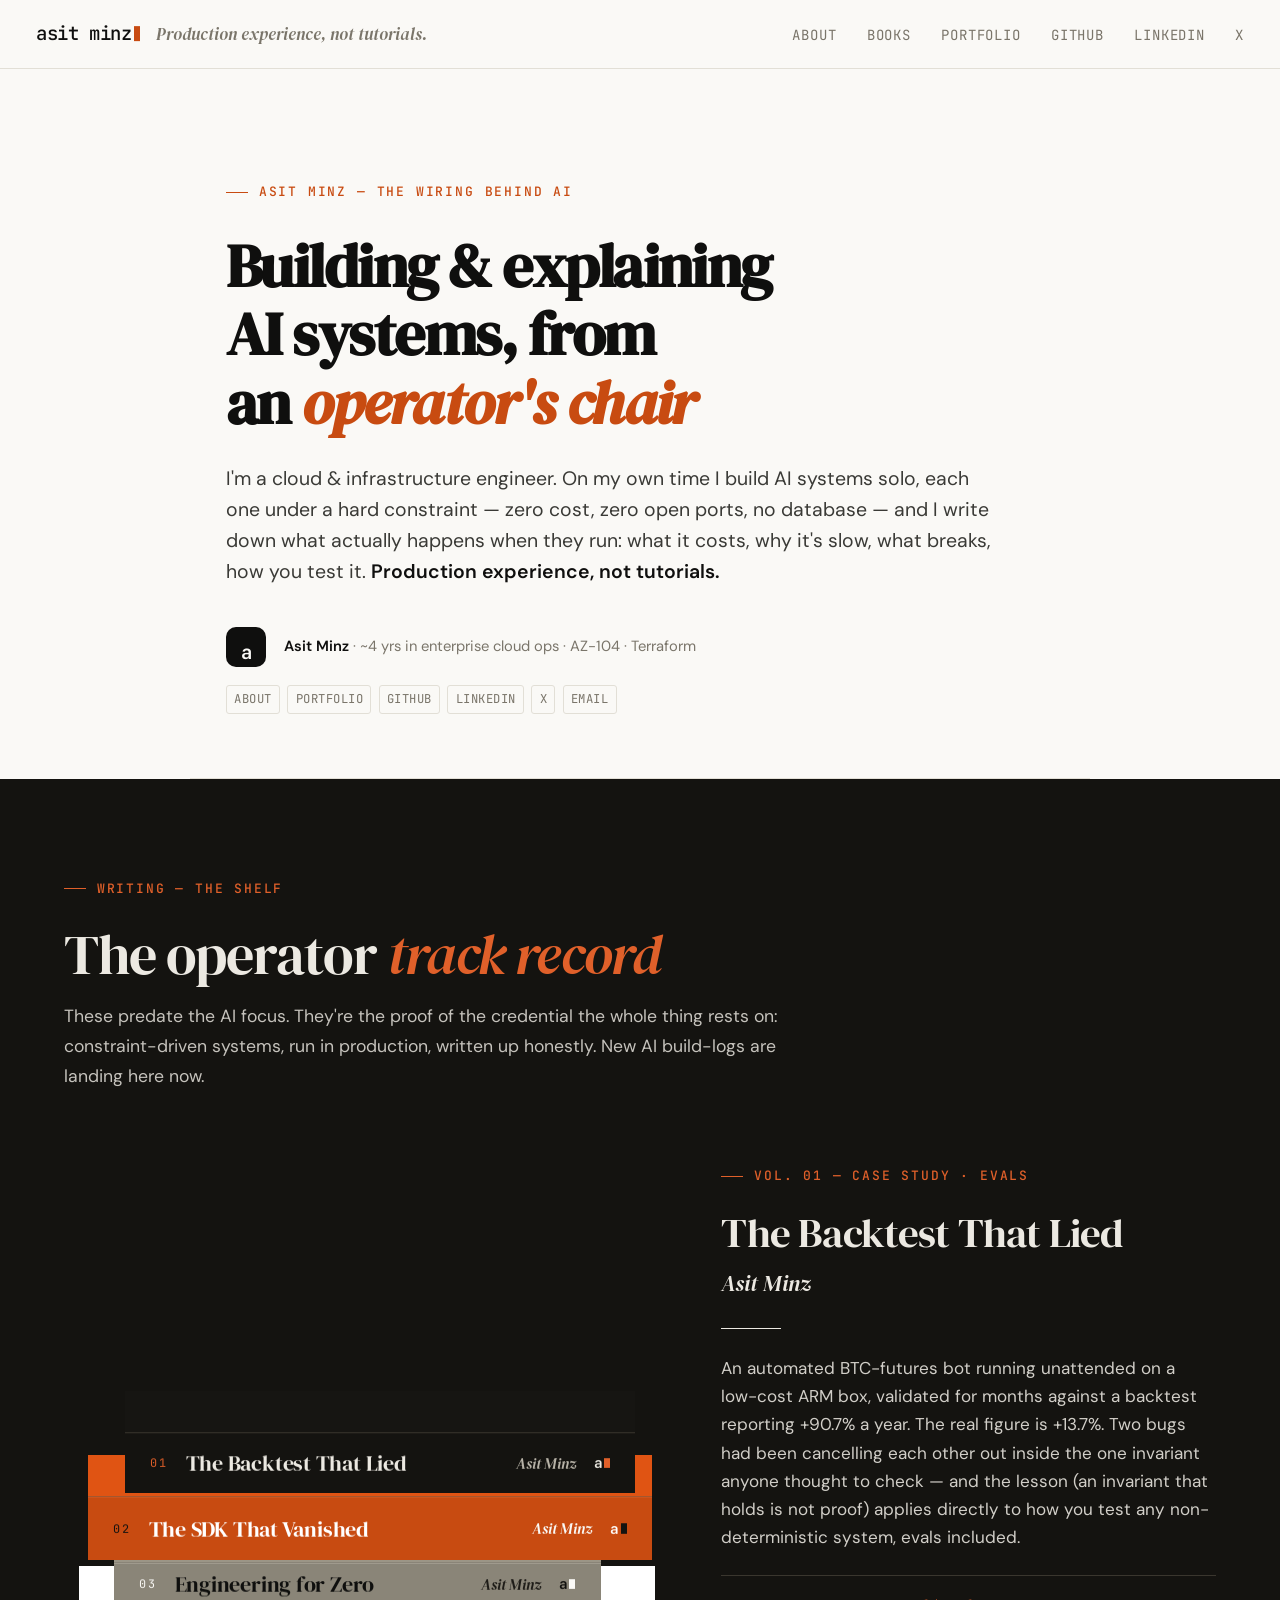
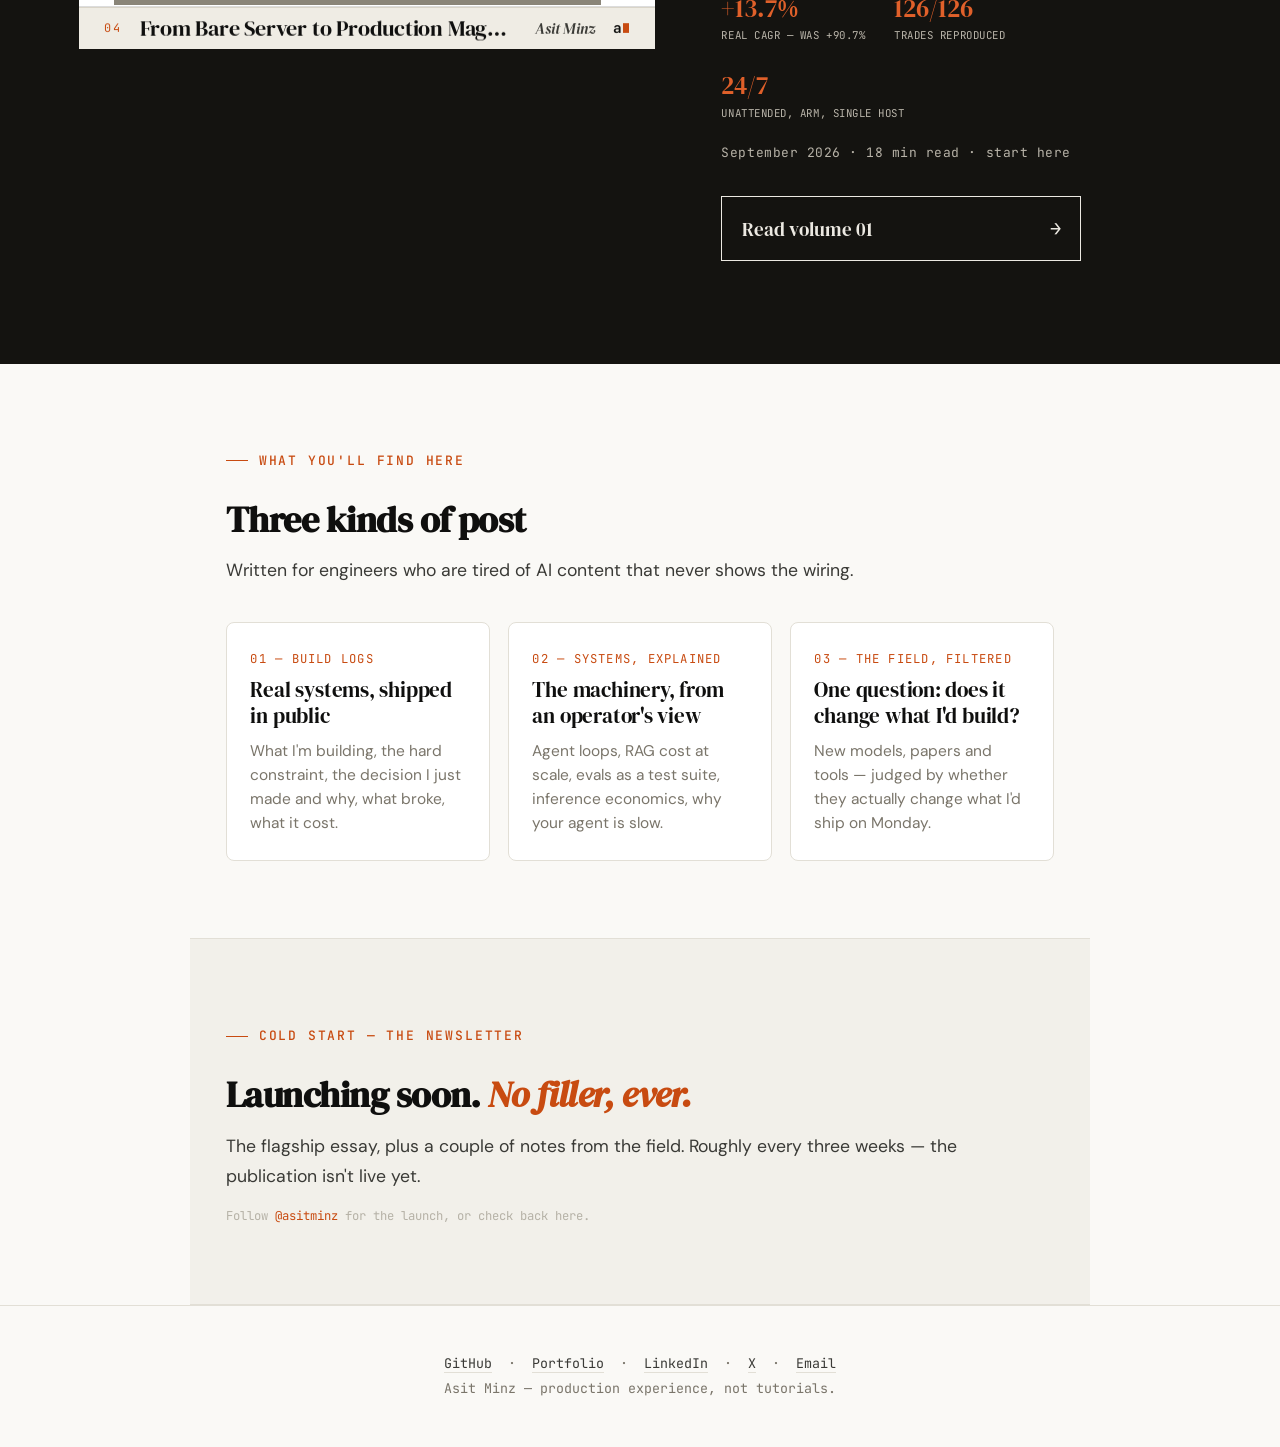
<file: index.html>
<!DOCTYPE html>
<html lang="en">
<head>
<meta charset="UTF-8">
<meta name="viewport" content="width=device-width, initial-scale=1.0">
<link rel="icon" type="image/svg+xml" href="/favicon.svg">
<title>Asit Minz — Building &amp; explaining AI systems</title>
<meta name="description" content="I build AI systems solo under hard constraints and write down what actually happens when they run. Production experience, not tutorials.">
<link rel="canonical" href="https://blogs.asitminz.com/">
<meta name="theme-color" content="#faf9f6">
<meta property="og:type" content="website">
<meta property="og:title" content="Asit Minz — Building &amp; explaining AI systems">
<meta property="og:description" content="I build AI systems solo under hard constraints and write down what actually happens when they run. Production experience, not tutorials.">
<meta property="og:url" content="https://blogs.asitminz.com/">
<meta name="twitter:card" content="summary_large_image">
<link rel="preconnect" href="https://fonts.googleapis.com">
<link rel="preconnect" href="https://fonts.gstatic.com" crossorigin>
<link href="https://fonts.googleapis.com/css2?family=DM+Serif+Display:ital@0;1&family=DM+Sans:ital,wght@0,300;0,400;0,500;0,600;1,300;1,400&family=JetBrains+Mono:wght@400;500&display=swap" rel="stylesheet">
<link rel="stylesheet" href="/assets/css/tokens.css">
<style>
  *, *::before, *::after { box-sizing: border-box; margin: 0; padding: 0; }
  html { font-size: 18px; scroll-behavior: smooth; }
  body {
    background: var(--bg);
    color: var(--ink);
    font-family: var(--font-sans);
    font-weight: 400;
    line-height: 1.7;
    -webkit-font-smoothing: antialiased;
    min-height: 100vh;
  }
  a { color: var(--ember); text-decoration: none; }

  /* ── HEADER ── */
  .site-header {
    border-bottom: 1px solid var(--rule);
    padding: 1rem 2rem;
    display: flex;
    justify-content: space-between;
    align-items: center;
    background: var(--bg);
    position: sticky;
    top: 0;
    z-index: 100;
  }
  .site-header .wordmark { font-size: 1.05rem; }
  .site-header .wordmark .caret { height: 0.78em; }
  .site-header nav a {
    color: var(--ink-muted);
    font-size: 0.78rem;
    margin-left: 1.4rem;
    letter-spacing: 0.06em;
    text-transform: uppercase;
    font-family: var(--font-mono);
    transition: color 0.2s;
  }
  .site-header nav a:hover { color: var(--ember); }

  /* ── HERO ── */
  .hero {
    max-width: 900px;
    margin: 0 auto;
    padding: clamp(3.5rem, 8vw, 6rem) 2rem clamp(2.5rem, 5vw, 4rem);
    border-bottom: 1px solid var(--rule);
  }
  .hero .eyebrow { margin-bottom: 1.6rem; }
  h1.page-title {
    font-family: var(--font-serif);
    font-size: clamp(2.1rem, 5vw, 3.4rem);
    line-height: 1.12;
    letter-spacing: -0.025em;
    color: var(--ink);
    margin-bottom: 1.4rem;
    max-width: 20ch;
    text-wrap: balance;
  }
  h1.page-title em { font-style: italic; color: var(--ember); }
  .hero-desc {
    font-size: 1.08rem;
    color: var(--ink-mid);
    max-width: 60ch;
    line-height: 1.6;
  }
  .hero-desc strong { color: var(--ink); font-weight: 600; }
  .byline {
    margin-top: 2.2rem;
    display: flex;
    align-items: center;
    gap: 1rem;
    flex-wrap: wrap;
    font-size: 0.82rem;
    color: var(--ink-muted);
  }
  .byline .avatar {
    width: 40px; height: 40px; border-radius: 10px;
    background: var(--ink); color: var(--bg);
    display: flex; align-items: baseline; justify-content: center;
    font-family: var(--font-mono); font-weight: 700; font-size: 1.05rem;
    padding-top: 0.55rem; flex-shrink: 0;
  }
  .byline .who { color: var(--ink); font-weight: 600; }
  .byline .links { display: flex; gap: 0.4rem; flex-wrap: wrap; }
  .byline .links a {
    font-family: var(--font-mono); font-size: 0.68rem;
    color: var(--ink-muted); border: 1px solid var(--rule);
    padding: 0.25em 0.6em; border-radius: 3px;
    text-transform: uppercase; letter-spacing: 0.04em;
    transition: all 0.2s;
  }
  .byline .links a:hover { border-color: var(--ember); color: var(--ember); }

  /* ── SHARED SECTION ── */
  .band { max-width: 900px; margin: 0 auto; padding: clamp(3rem, 6vw, 4.5rem) 2rem; border-bottom: 1px solid var(--rule); }
  .band > .eyebrow { margin-bottom: 1.5rem; }
  .band h2 {
    font-family: var(--font-serif);
    font-size: clamp(1.5rem, 3vw, 2rem);
    line-height: 1.15;
    letter-spacing: -0.015em;
    margin-bottom: 0.9rem;
    text-wrap: balance;
  }
  .band h2 em { font-style: italic; color: var(--ember); }
  .band .band-sub { color: var(--ink-mid); max-width: var(--measure); font-size: 0.98rem; }

  /* ── PILLARS ── */
  .pillars {
    margin-top: 2rem;
    display: grid;
    grid-template-columns: repeat(3, 1fr);
    gap: 1rem;
  }
  .pillar {
    border: 1px solid var(--rule);
    border-radius: 8px;
    padding: 1.4rem 1.3rem;
    background: var(--bg-card);
  }
  .pillar .n {
    font-family: var(--font-mono); font-size: 0.68rem; color: var(--ember);
    letter-spacing: 0.1em; text-transform: uppercase;
  }
  .pillar h3 {
    font-family: var(--font-serif); font-weight: 400; font-size: 1.15rem;
    margin: 0.5rem 0 0.5rem; letter-spacing: -0.01em; line-height: 1.25;
  }
  .pillar p { font-size: 0.86rem; color: var(--ink-muted); line-height: 1.55; }
  @media (max-width: 720px) { .pillars { grid-template-columns: 1fr; } }

  /* ── NEWSLETTER ── */
  .newsletter { background: var(--bg-sink); }
  .newsletter form {
    margin-top: 1.6rem;
    display: flex;
    gap: 0.6rem;
    max-width: 460px;
    flex-wrap: wrap;
  }
  .newsletter input[type=email] {
    flex: 1 1 220px;
    font-family: var(--font-sans);
    font-size: 0.92rem;
    padding: 0.7em 0.9em;
    border: 1px solid var(--rule);
    border-radius: 5px;
    background: var(--bg-card);
    color: var(--ink);
  }
  .newsletter input[type=email]:focus-visible { outline: 2px solid var(--ember); outline-offset: 1px; }
  .newsletter button {
    font-family: var(--font-mono);
    font-size: 0.78rem;
    letter-spacing: 0.06em;
    text-transform: uppercase;
    padding: 0.7em 1.3em;
    border: 1px solid var(--ink);
    background: var(--ink);
    color: var(--bg);
    border-radius: 5px;
    cursor: pointer;
    transition: opacity 0.2s;
  }
  .newsletter button:hover { opacity: 0.85; }
  .newsletter .fineprint { margin-top: 0.8rem; font-family: var(--font-mono); font-size: 0.68rem; color: var(--ink-faint); }

  /* ── FOOTER ── */
  .site-footer {
    border-top: 1px solid var(--rule);
    padding: 2.5rem 2rem;
    text-align: center;
    font-family: var(--font-mono);
    font-size: 0.74rem;
    color: var(--ink-muted);
    line-height: 1.9;
  }
  .site-footer a { color: var(--ink-mid); border-bottom: 1px solid var(--rule); }
  .site-footer a:hover { color: var(--ember); }

  @media (max-width: 680px) {
    .site-header { padding: 0.9rem 1.25rem; }
    .site-header nav a { margin-left: 0.9rem; font-size: 0.7rem; }
  }
</style>
<link rel="stylesheet" href="/assets/css/press.css">
<script src="/assets/js/press.js" defer></script>
</head>
<body>

<header class="site-header">
  <div class="masthead">
    <a class="wordmark" href="/">asit minz<span class="caret" aria-hidden="true"></span></a>
    <span class="masthead-tagline">Production experience, not tutorials.</span>
  </div>
  <nav>
    <a href="/about/">About</a>
    <a href="/books/">Books</a>
    <a href="https://asitminz.com" target="_blank" rel="noopener">Portfolio</a>
    <a href="https://github.com/Asit0007" target="_blank" rel="noopener">GitHub</a>
    <a href="https://linkedin.com/in/asitminz" target="_blank" rel="noopener">LinkedIn</a>
    <a href="https://x.com/asitminz" target="_blank" rel="noopener">X</a>
  </nav>
</header>

<!-- HERO -->
<section class="hero">
  <span class="eyebrow">Asit Minz — the wiring behind AI</span>
  <h1 class="page-title">Building &amp; explaining AI systems, from an <em>operator's chair</em></h1>
  <p class="hero-desc">
    I'm a cloud &amp; infrastructure engineer. On my own time I build AI systems solo, each one under a hard constraint &mdash; zero cost, zero open ports, no database &mdash; and I write down what actually happens when they run: what it costs, why it's slow, what breaks, how you test it. <strong>Production experience, not tutorials.</strong>
  </p>
  <div class="byline">
    <span class="avatar" aria-hidden="true">a</span>
    <span><span class="who">Asit Minz</span> &middot; ~4 yrs in enterprise cloud ops &middot; AZ-104 &middot; Terraform</span>
    <span class="links">
      <a href="/about/">About</a>
      <a href="https://asitminz.com" target="_blank" rel="noopener">Portfolio</a>
      <a href="https://github.com/Asit0007" target="_blank" rel="noopener">GitHub</a>
      <a href="https://linkedin.com/in/asitminz" target="_blank" rel="noopener">LinkedIn</a>
      <a href="https://x.com/asitminz" target="_blank" rel="noopener">X</a>
      <a href="mailto:asitminz007@gmail.com">Email</a>
    </span>
  </div>
</section>

<!-- WRITING: the shelf. Each post is a volume; the band takes the colour of the one you point at. -->
<main class="shelf vol--quantbot" id="shelf">
  <div class="shelf__inner">
    <div class="shelf__head">
      <span class="eyebrow">Writing &mdash; the shelf</span>
      <h2>The operator <em>track record</em></h2>
      <p>These predate the AI focus. They're the proof of the credential the whole thing rests on: constraint-driven systems, run in production, written up honestly. New AI build-logs are landing here now.</p>
    </div>

    <div class="shelf__grid">
      <div class="pile" aria-label="Volumes">
      <a class="spine vol--quantbot" data-vol="quantbot" href="/posts/quantbot/" style="--i: 0; --t: 64px; --len: 86%; --nudge: -5%">
        <span class="spine__box">
          <span class="spine__face spine__top"></span>
          <span class="spine__face spine__front">
            <span class="spine__vol">01</span>
            <span class="spine__title">The Backtest That Lied</span>
            <span class="spine__author">Asit Minz</span>
            <span class="press-mark" aria-hidden="true">a<i></i></span>
          </span>
        </span>
      </a>
      <a class="spine vol--crypto-dex" data-vol="crypto-dex" href="/posts/crypto-dex/" style="--i: 1; --t: 67px; --len: 95%; --nudge: 3%">
        <span class="spine__box">
          <span class="spine__face spine__top"></span>
          <span class="spine__face spine__front">
            <span class="spine__vol">02</span>
            <span class="spine__title">The SDK That Vanished</span>
            <span class="spine__author">Asit Minz</span>
            <span class="press-mark" aria-hidden="true">a<i></i></span>
          </span>
        </span>
      </a>
      <a class="spine vol--cloudpulse" data-vol="cloudpulse" href="/posts/cloudpulse/" style="--i: 2; --t: 44px; --len: 82%; --nudge: -1%">
        <span class="spine__box">
          <span class="spine__face spine__top"></span>
          <span class="spine__face spine__front">
            <span class="spine__vol">03</span>
            <span class="spine__title">Engineering for Zero</span>
            <span class="spine__author">Asit Minz</span>
            <span class="press-mark" aria-hidden="true">a<i></i></span>
          </span>
        </span>
      </a>
      <a class="spine vol--magento" data-vol="magento" href="/posts/magento-deploykit/" style="--i: 3; --t: 44px; --len: 97%; --nudge: 2%">
        <span class="spine__box">
          <span class="spine__face spine__top"></span>
          <span class="spine__face spine__front">
            <span class="spine__vol">04</span>
            <span class="spine__title">From Bare Server to Production Magento Stack in 7 Scripts</span>
            <span class="spine__author">Asit Minz</span>
            <span class="press-mark" aria-hidden="true">a<i></i></span>
          </span>
        </span>
      </a>
      </div>

      <div class="shelf__volumes">
        <article class="volume vol--quantbot is-active" data-vol="quantbot">
          <span class="eyebrow">Vol. 01 &mdash; Case study &middot; Evals</span>
          <h3>The Backtest That Lied</h3>
          <p class="volume__by">Asit Minz</p>
          <span class="press-rule" aria-hidden="true"></span>
          <p class="volume__excerpt">An automated BTC-futures bot running unattended on a low-cost ARM box, validated for months against a backtest reporting +90.7% a year. The real figure is +13.7%. Two bugs had been cancelling each other out inside the one invariant anyone thought to check &mdash; and the lesson (an invariant that holds is not proof) applies directly to how you test any non-deterministic system, evals included.</p>
          <div class="volume__stats">
            <div class="s"><div class="v">+13.7%</div><div class="l">Real CAGR — was +90.7%</div></div>
            <div class="s"><div class="v">126/126</div><div class="l">Trades reproduced</div></div>
            <div class="s"><div class="v">24/7</div><div class="l">Unattended, ARM, single host</div></div>
          </div>
          <p class="volume__meta">September 2026 &middot; 18 min read &middot; start here</p>
          <a class="volume__read" href="/posts/quantbot/">Read volume 01</a>
        </article>

        <article class="volume vol--crypto-dex" data-vol="crypto-dex">
          <span class="eyebrow">Vol. 02 &mdash; Web3 &middot; Migration</span>
          <h3>The SDK That Vanished</h3>
          <p class="volume__by">Asit Minz</p>
          <span class="press-rule" aria-hidden="true"></span>
          <p class="volume__excerpt">Crypto-DEX ran with no backend by delegating every read to a hosted Web3 API and every swap route to a server-side plugin. Then the vendor discontinued that product, and it failed silently &mdash; a guard clause returning <code>null</code>, no error anywhere. The reframe &mdash; &ldquo;does this need an indexer?&rdquo; rather than &ldquo;is it a read or a write?&rdquo; &mdash; turned 19 files into 3. Six critical advisories in the production bundle finished the last 3, in the wrong order and a week early.</p>
          <p class="volume__meta">September 2026 &middot; 19 min read</p>
          <a class="volume__read" href="/posts/crypto-dex/">Read volume 02</a>
        </article>

        <article class="volume vol--cloudpulse" data-vol="cloudpulse">
          <span class="eyebrow">Vol. 03 &mdash; Cloud &middot; Cost</span>
          <h3>Engineering for Zero: A Cloud Dashboard That Costs Nothing to Run</h3>
          <p class="volume__by">Asit Minz</p>
          <span class="press-rule" aria-hidden="true"></span>
          <p class="volume__excerpt">AWS Free Tier gives you 750 instance-hours and 100 GB of egress a month and almost no visibility into either. CloudPulse tracks both from a single Go binary, under one hard rule: it must never cost a cent. Cost-driven API design, runtime secrets from Vault, Terraform guardrails that make an expensive mistake impossible to plan.</p>
          <p class="volume__meta">September 2026 &middot; 12 min read</p>
          <a class="volume__read" href="/posts/cloudpulse/">Read volume 03</a>
        </article>

        <article class="volume vol--magento" data-vol="magento">
          <span class="eyebrow">Vol. 04 &mdash; Infrastructure &middot; Automation</span>
          <h3>From Bare Server to Production Magento Stack in 7 Scripts</h3>
          <p class="volume__by">Asit Minz</p>
          <span class="press-rule" aria-hidden="true"></span>
          <p class="volume__excerpt">Engineering a multi-layer Magento 2.4.8 deployment on Debian 12 &mdash; Varnish, Nginx, PHP-FPM, MySQL, Elasticsearch, Redis &mdash; fully automated with idempotent shell scripts. A 97% cut in data transferred on warm-cache requests.</p>
          <p class="volume__meta">April 2026 &middot; 12 min read</p>
          <a class="volume__read" href="/posts/magento-deploykit/">Read volume 04</a>
        </article>
      </div>
    </div>
  </div>
</main>

<!-- WHAT THIS IS -->
<section class="band">
  <span class="eyebrow">What you'll find here</span>
  <h2>Three kinds of post</h2>
  <p class="band-sub">Written for engineers who are tired of AI content that never shows the wiring.</p>
  <div class="pillars">
    <div class="pillar">
      <div class="n">01 — Build logs</div>
      <h3>Real systems, shipped in public</h3>
      <p>What I'm building, the hard constraint, the decision I just made and why, what broke, what it cost.</p>
    </div>
    <div class="pillar">
      <div class="n">02 — Systems, explained</div>
      <h3>The machinery, from an operator's view</h3>
      <p>Agent loops, RAG cost at scale, evals as a test suite, inference economics, why your agent is slow.</p>
    </div>
    <div class="pillar">
      <div class="n">03 — The field, filtered</div>
      <h3>One question: does it change what I'd build?</h3>
      <p>New models, papers and tools &mdash; judged by whether they actually change what I'd ship on Monday.</p>
    </div>
  </div>
</section>

<!-- NEWSLETTER -->
<!-- Live subscribe form disabled until the Cold Start beehiiv publication exists.
     Swap this "coming soon" block for the form (see git history) once it's live. -->
<section class="band newsletter">
  <span class="eyebrow">Cold Start &mdash; the newsletter</span>
  <h2>Launching soon. <em>No filler, ever.</em></h2>
  <p class="band-sub">The flagship essay, plus a couple of notes from the field. Roughly every three weeks &mdash; the publication isn't live yet.</p>
  <p class="fineprint">Follow <a href="https://x.com/asitminz" target="_blank" rel="noopener">@asitminz</a> for the launch, or check back here.</p>
</section>


<footer class="site-footer">
  <p>
    <a href="https://github.com/Asit0007" target="_blank" rel="noopener">GitHub</a> &nbsp;·&nbsp;
    <a href="https://asitminz.com" target="_blank" rel="noopener">Portfolio</a> &nbsp;·&nbsp;
    <a href="https://linkedin.com/in/asitminz" target="_blank" rel="noopener">LinkedIn</a> &nbsp;·&nbsp;
    <a href="https://x.com/asitminz" target="_blank" rel="noopener">X</a> &nbsp;·&nbsp;
    <a href="mailto:asitminz007@gmail.com">Email</a>
  </p>
  <p>Asit Minz &mdash; production experience, not tutorials.</p>
</footer>

</body>
</html>
</file>
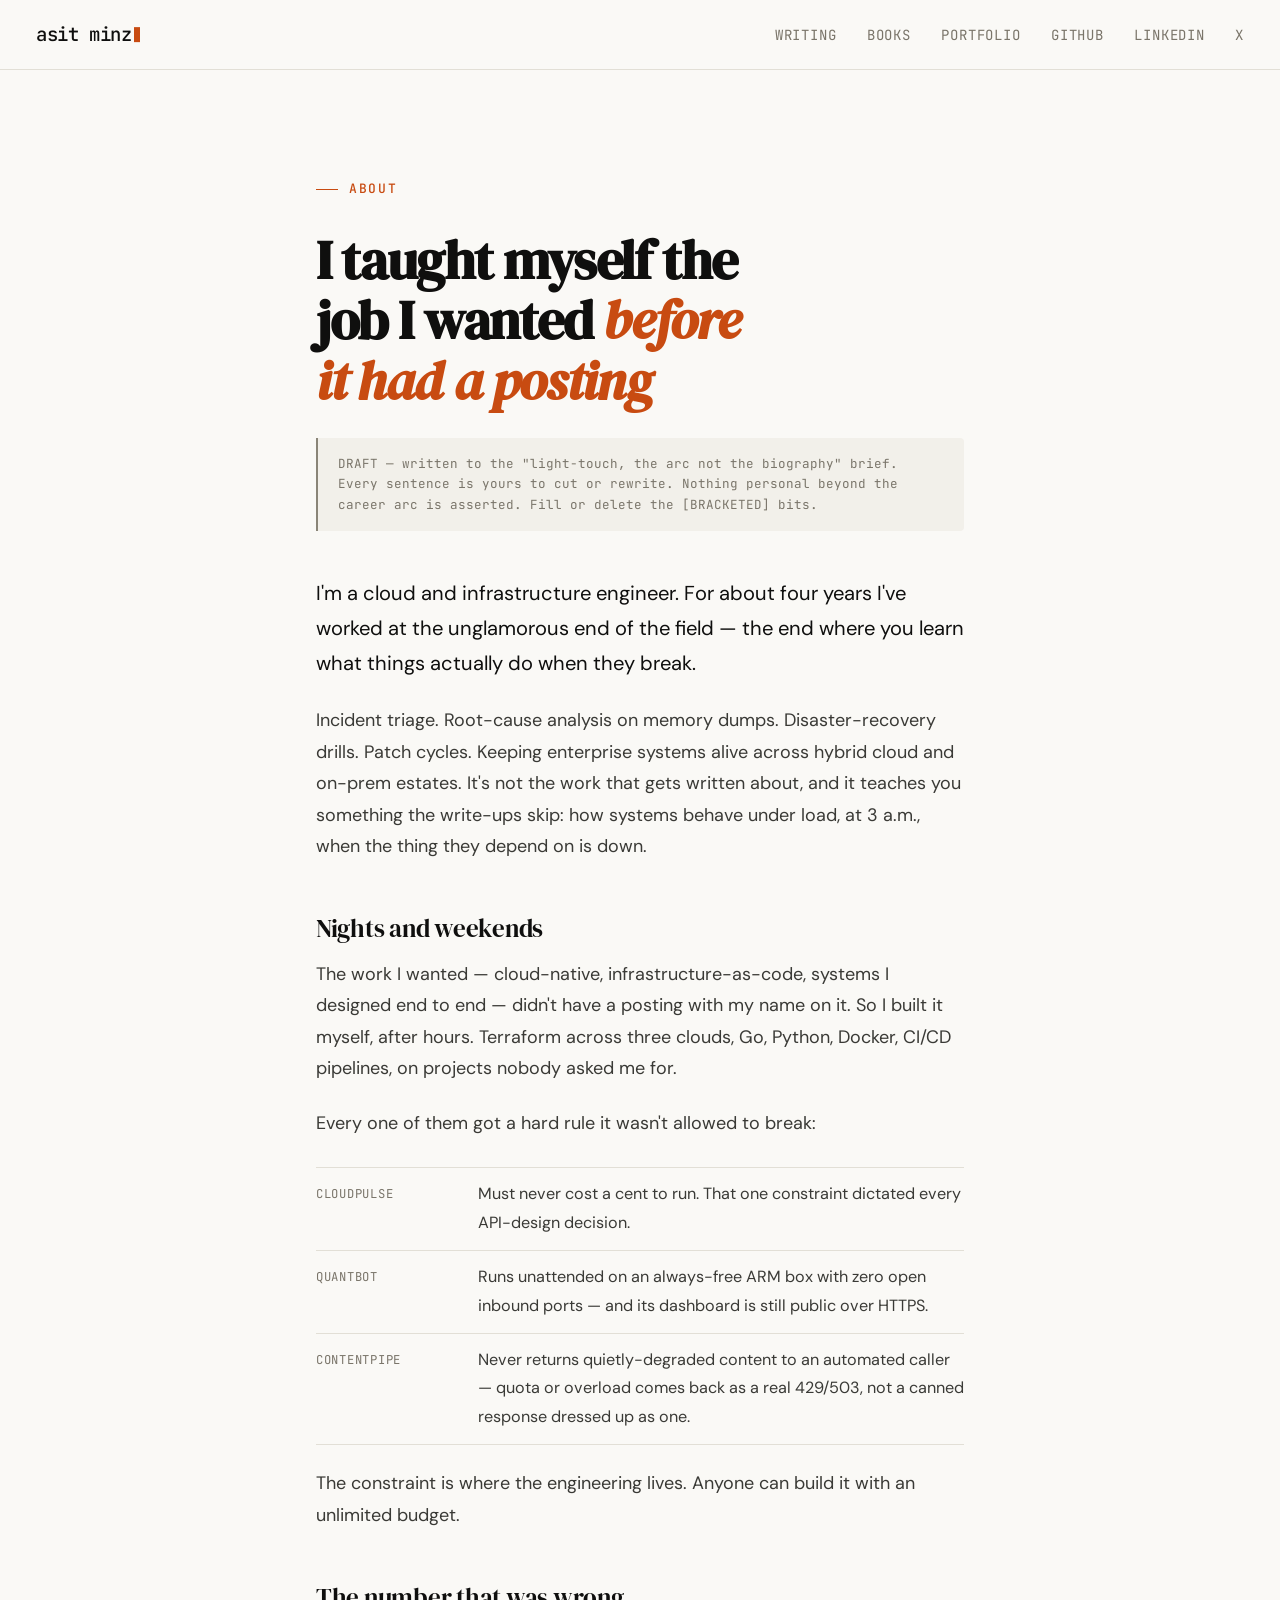
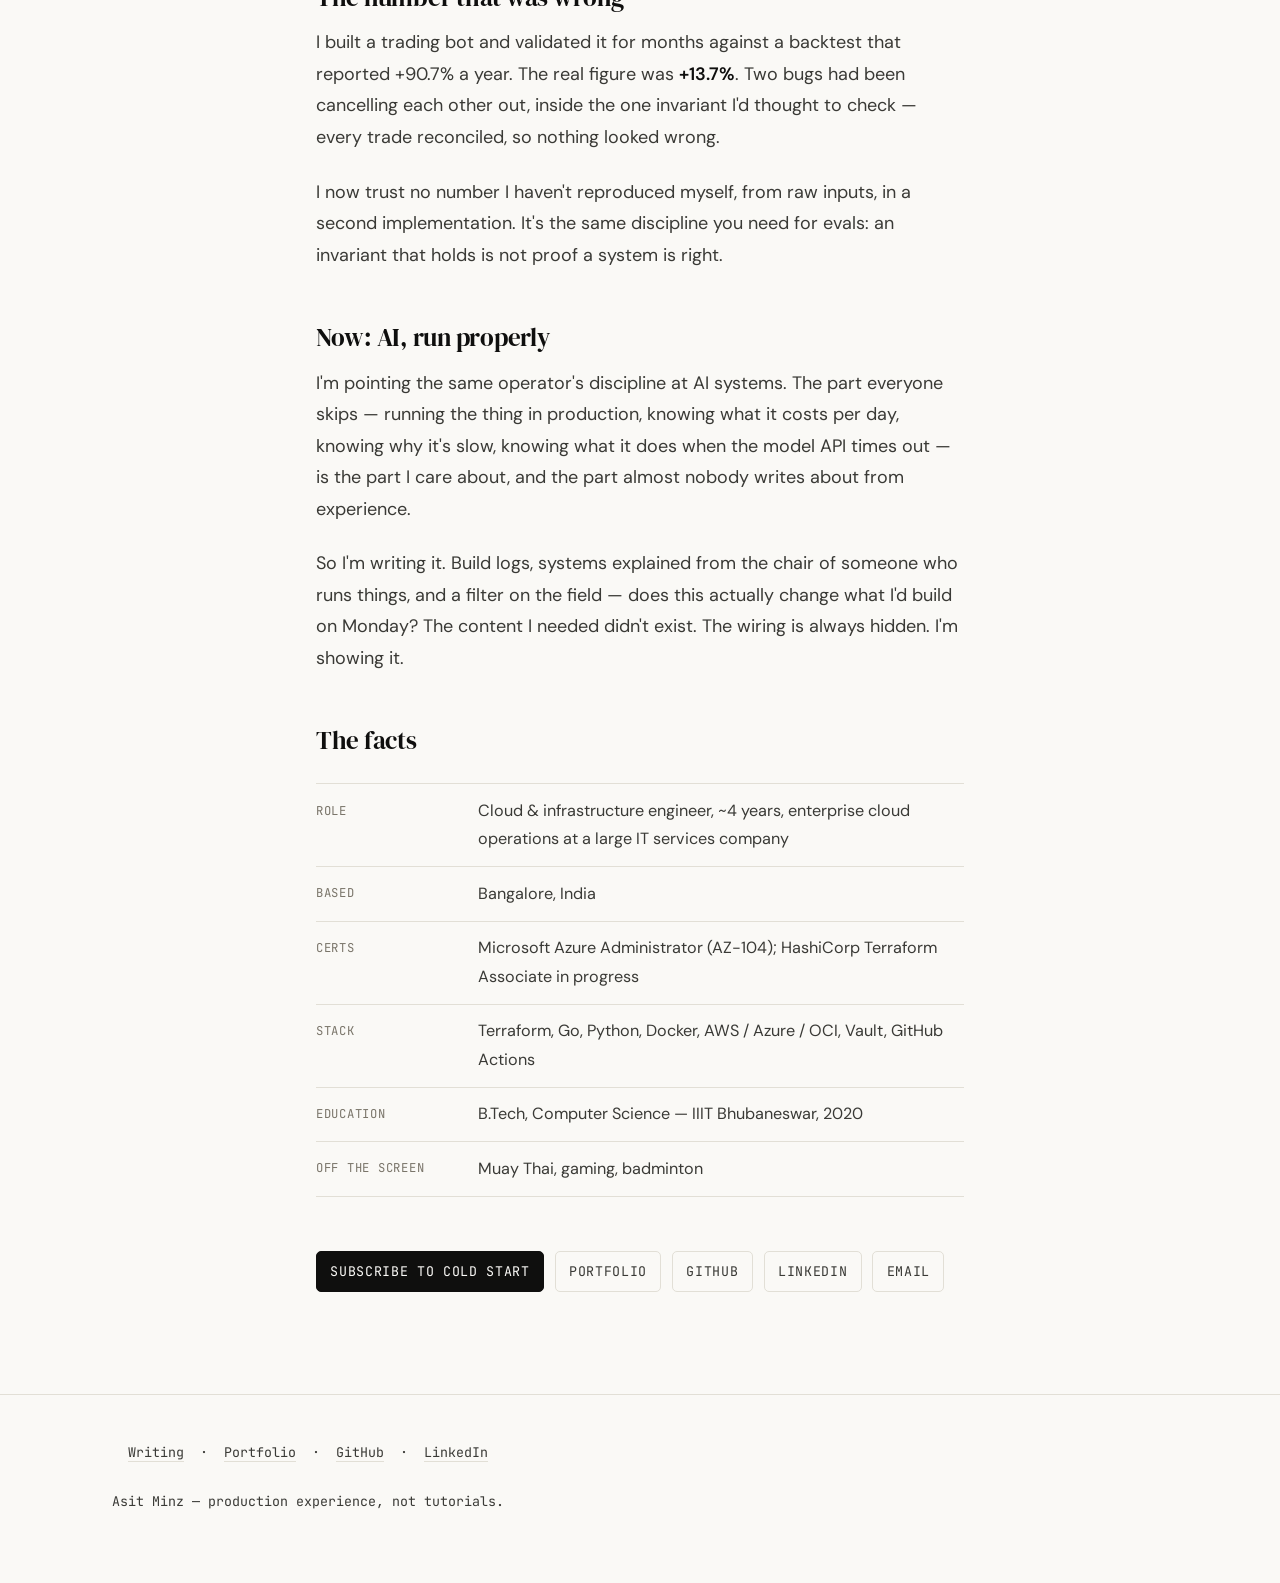
<file: about/index.html>
<!DOCTYPE html>
<html lang="en">
<head>
<meta charset="UTF-8">
<meta name="viewport" content="width=device-width, initial-scale=1.0">
<link rel="icon" type="image/svg+xml" href="/favicon.svg">
<title>About Asit Minz — Cloud engineer building AI systems</title>
<meta name="description" content="Four years running enterprise cloud ops, now building AI systems solo under hard constraints and writing down what happens. The story and the work.">
<link rel="canonical" href="https://blogs.asitminz.com/about/">
<meta name="theme-color" content="#faf9f6">
<link rel="preconnect" href="https://fonts.googleapis.com">
<link rel="preconnect" href="https://fonts.gstatic.com" crossorigin>
<link href="https://fonts.googleapis.com/css2?family=DM+Serif+Display:ital@0;1&family=DM+Sans:ital,wght@0,300;0,400;0,500;0,600;1,300;1,400&family=JetBrains+Mono:wght@400;500&display=swap" rel="stylesheet">
<link rel="stylesheet" href="/assets/css/tokens.css">
<style>
  *, *::before, *::after { box-sizing: border-box; margin: 0; padding: 0; }
  html { font-size: 18px; scroll-behavior: smooth; }
  body { background: var(--bg); color: var(--ink); font-family: var(--font-sans); line-height: 1.75; -webkit-font-smoothing: antialiased; }
  a { color: var(--ember); text-decoration: none; }

  .site-header {
    border-bottom: 1px solid var(--rule); padding: 1rem 2rem;
    display: flex; justify-content: space-between; align-items: center;
    background: var(--bg); position: sticky; top: 0; z-index: 100;
  }
  .site-header .wordmark { font-size: 1.05rem; }
  .site-header .wordmark .caret { height: 0.78em; }
  .site-header nav a {
    color: var(--ink-muted); font-size: 0.78rem; margin-left: 1.4rem;
    letter-spacing: 0.06em; text-transform: uppercase; font-family: var(--font-mono);
  }
  .site-header nav a:hover { color: var(--ember); }

  .wrap { max-width: 720px; margin: 0 auto; padding: clamp(3.5rem, 8vw, 5.5rem) 2rem clamp(4rem, 8vw, 6rem); }
  .eyebrow { margin-bottom: 1.6rem; }
  h1 {
    font-family: var(--font-serif); font-size: clamp(2rem, 5vw, 3rem);
    line-height: 1.12; letter-spacing: -0.025em; margin-bottom: 1.5rem; text-wrap: balance;
  }
  h1 em { font-style: italic; color: var(--ember); }
  h2 {
    font-family: var(--font-serif); font-weight: 400; font-size: 1.4rem;
    letter-spacing: -0.01em; margin: 2.8rem 0 0.8rem; line-height: 1.25;
  }
  p { margin-bottom: 1.3rem; color: var(--ink-mid); max-width: var(--measure); }
  p strong { color: var(--ink); font-weight: 600; }
  .lead { font-size: 1.12rem; color: var(--ink); }

  .editnote {
    font-family: var(--font-mono); font-size: 0.7rem; line-height: 1.6;
    color: var(--ink-muted); background: var(--bg-sink);
    border-left: 2px solid var(--wire); padding: 0.9rem 1.1rem;
    margin: 0 0 2.5rem; border-radius: 0 4px 4px 0;
  }

  .facts { list-style: none; margin: 1.5rem 0 0; padding: 0; }
  .facts li {
    display: flex; gap: 1rem; padding: 0.7rem 0; border-top: 1px solid var(--rule);
    font-size: 0.9rem;
  }
  .facts li:last-child { border-bottom: 1px solid var(--rule); }
  .facts .k {
    font-family: var(--font-mono); font-size: 0.68rem; text-transform: uppercase;
    letter-spacing: 0.06em; color: var(--ink-muted); width: 8rem; flex-shrink: 0; padding-top: 0.2rem;
  }
  .facts .v { color: var(--ink-mid); }

  .cta-row { margin-top: 3rem; display: flex; gap: 0.6rem; flex-wrap: wrap; }
  .cta-row a {
    font-family: var(--font-mono); font-size: 0.74rem; text-transform: uppercase;
    letter-spacing: 0.05em; padding: 0.6em 1em; border: 1px solid var(--rule);
    border-radius: 5px; color: var(--ink-mid); transition: all 0.2s;
  }
  .cta-row a.primary { background: var(--ink); color: var(--bg); border-color: var(--ink); }
  .cta-row a:hover { border-color: var(--ember); color: var(--ember); }
  .cta-row a.primary:hover { opacity: 0.85; color: var(--bg); }

  .site-footer {
    border-top: 1px solid var(--rule); padding: 2.5rem 2rem; text-align: center;
    font-family: var(--font-mono); font-size: 0.74rem; color: var(--ink-muted); line-height: 1.9;
  }
  .site-footer a { color: var(--ink-mid); border-bottom: 1px solid var(--rule); }
</style>
</head>
<body>

<header class="site-header">
  <a class="wordmark" href="/">asit minz<span class="caret" aria-hidden="true"></span></a>
  <nav>
    <a href="/">Writing</a>
    <a href="/books/">Books</a>
    <a href="https://asitminz.com" target="_blank" rel="noopener">Portfolio</a>
    <a href="https://github.com/Asit0007" target="_blank" rel="noopener">GitHub</a>
    <a href="https://linkedin.com/in/asitminz" target="_blank" rel="noopener">LinkedIn</a>
    <a href="https://x.com/asitminz" target="_blank" rel="noopener">X</a>
  </nav>
</header>

<main class="wrap">
  <span class="eyebrow">About</span>
  <h1>I taught myself the job I wanted <em>before it had a posting</em></h1>

  <div class="editnote">
    DRAFT &mdash; written to the "light-touch, the arc not the biography" brief. Every sentence is yours to cut or rewrite. Nothing personal beyond the career arc is asserted. Fill or delete the [BRACKETED] bits.
  </div>

  <p class="lead">I'm a cloud and infrastructure engineer. For about four years I've worked at the unglamorous end of the field &mdash; the end where you learn what things actually do when they break.</p>

  <p>Incident triage. Root-cause analysis on memory dumps. Disaster-recovery drills. Patch cycles. Keeping enterprise systems alive across hybrid cloud and on-prem estates. It's not the work that gets written about, and it teaches you something the write-ups skip: how systems behave under load, at 3 a.m., when the thing they depend on is down.</p>

  <h2>Nights and weekends</h2>
  <p>The work I wanted &mdash; cloud-native, infrastructure-as-code, systems I designed end to end &mdash; didn't have a posting with my name on it. So I built it myself, after hours. Terraform across three clouds, Go, Python, Docker, CI/CD pipelines, on projects nobody asked me for.</p>

  <p>Every one of them got a hard rule it wasn't allowed to break:</p>
  <ul class="facts">
    <li><span class="k">CloudPulse</span><span class="v">Must never cost a cent to run. That one constraint dictated every API-design decision.</span></li>
    <li><span class="k">QuantBot</span><span class="v">Runs unattended on an always-free ARM box with zero open inbound ports &mdash; and its dashboard is still public over HTTPS.</span></li>
    <li><span class="k">ContentPipe</span><span class="v">Never returns quietly-degraded content to an automated caller &mdash; quota or overload comes back as a real 429/503, not a canned response dressed up as one.</span></li>
  </ul>
  <p style="margin-top:1.3rem">The constraint is where the engineering lives. Anyone can build it with an unlimited budget.</p>

  <h2>The number that was wrong</h2>
  <p>I built a trading bot and validated it for months against a backtest that reported +90.7% a year. The real figure was <strong>+13.7%</strong>. Two bugs had been cancelling each other out, inside the one invariant I'd thought to check &mdash; every trade reconciled, so nothing looked wrong.</p>
  <p>I now trust no number I haven't reproduced myself, from raw inputs, in a second implementation. It's the same discipline you need for evals: an invariant that holds is not proof a system is right.</p>

  <h2>Now: AI, run properly</h2>
  <p>I'm pointing the same operator's discipline at AI systems. The part everyone skips &mdash; running the thing in production, knowing what it costs per day, knowing why it's slow, knowing what it does when the model API times out &mdash; is the part I care about, and the part almost nobody writes about from experience.</p>
  <p>So I'm writing it. Build logs, systems explained from the chair of someone who runs things, and a filter on the field &mdash; does this actually change what I'd build on Monday? The content I needed didn't exist. The wiring is always hidden. I'm showing it.</p>

  <h2>The facts</h2>
  <ul class="facts">
    <li><span class="k">Role</span><span class="v">Cloud &amp; infrastructure engineer, ~4 years, enterprise cloud operations at a large IT services company</span></li>
    <li><span class="k">Based</span><span class="v">Bangalore, India</span></li>
    <li><span class="k">Certs</span><span class="v">Microsoft Azure Administrator (AZ-104); HashiCorp Terraform Associate in progress</span></li>
    <li><span class="k">Stack</span><span class="v">Terraform, Go, Python, Docker, AWS / Azure / OCI, Vault, GitHub Actions</span></li>
    <li><span class="k">Education</span><span class="v">B.Tech, Computer Science &mdash; IIIT Bhubaneswar, 2020</span></li>
    <li><span class="k">Off the screen</span><span class="v">Muay Thai, gaming, badminton</span></li>
  </ul>

  <div class="cta-row">
    <a class="primary" href="/#newsletter">Subscribe to Cold Start</a>
    <a href="https://asitminz.com" target="_blank" rel="noopener">Portfolio</a>
    <a href="https://github.com/Asit0007" target="_blank" rel="noopener">GitHub</a>
    <a href="https://linkedin.com/in/asitminz" target="_blank" rel="noopener">LinkedIn</a>
    <a href="mailto:asitminz007@gmail.com">Email</a>
  </div>
</main>

<footer class="site-footer">
  <p><a href="/">Writing</a> &nbsp;·&nbsp; <a href="https://asitminz.com" target="_blank" rel="noopener">Portfolio</a> &nbsp;·&nbsp; <a href="https://github.com/Asit0007" target="_blank" rel="noopener">GitHub</a> &nbsp;·&nbsp; <a href="https://linkedin.com/in/asitminz" target="_blank" rel="noopener">LinkedIn</a></p>
  <p>Asit Minz &mdash; production experience, not tutorials.</p>
</footer>

</body>
</html>
</file>
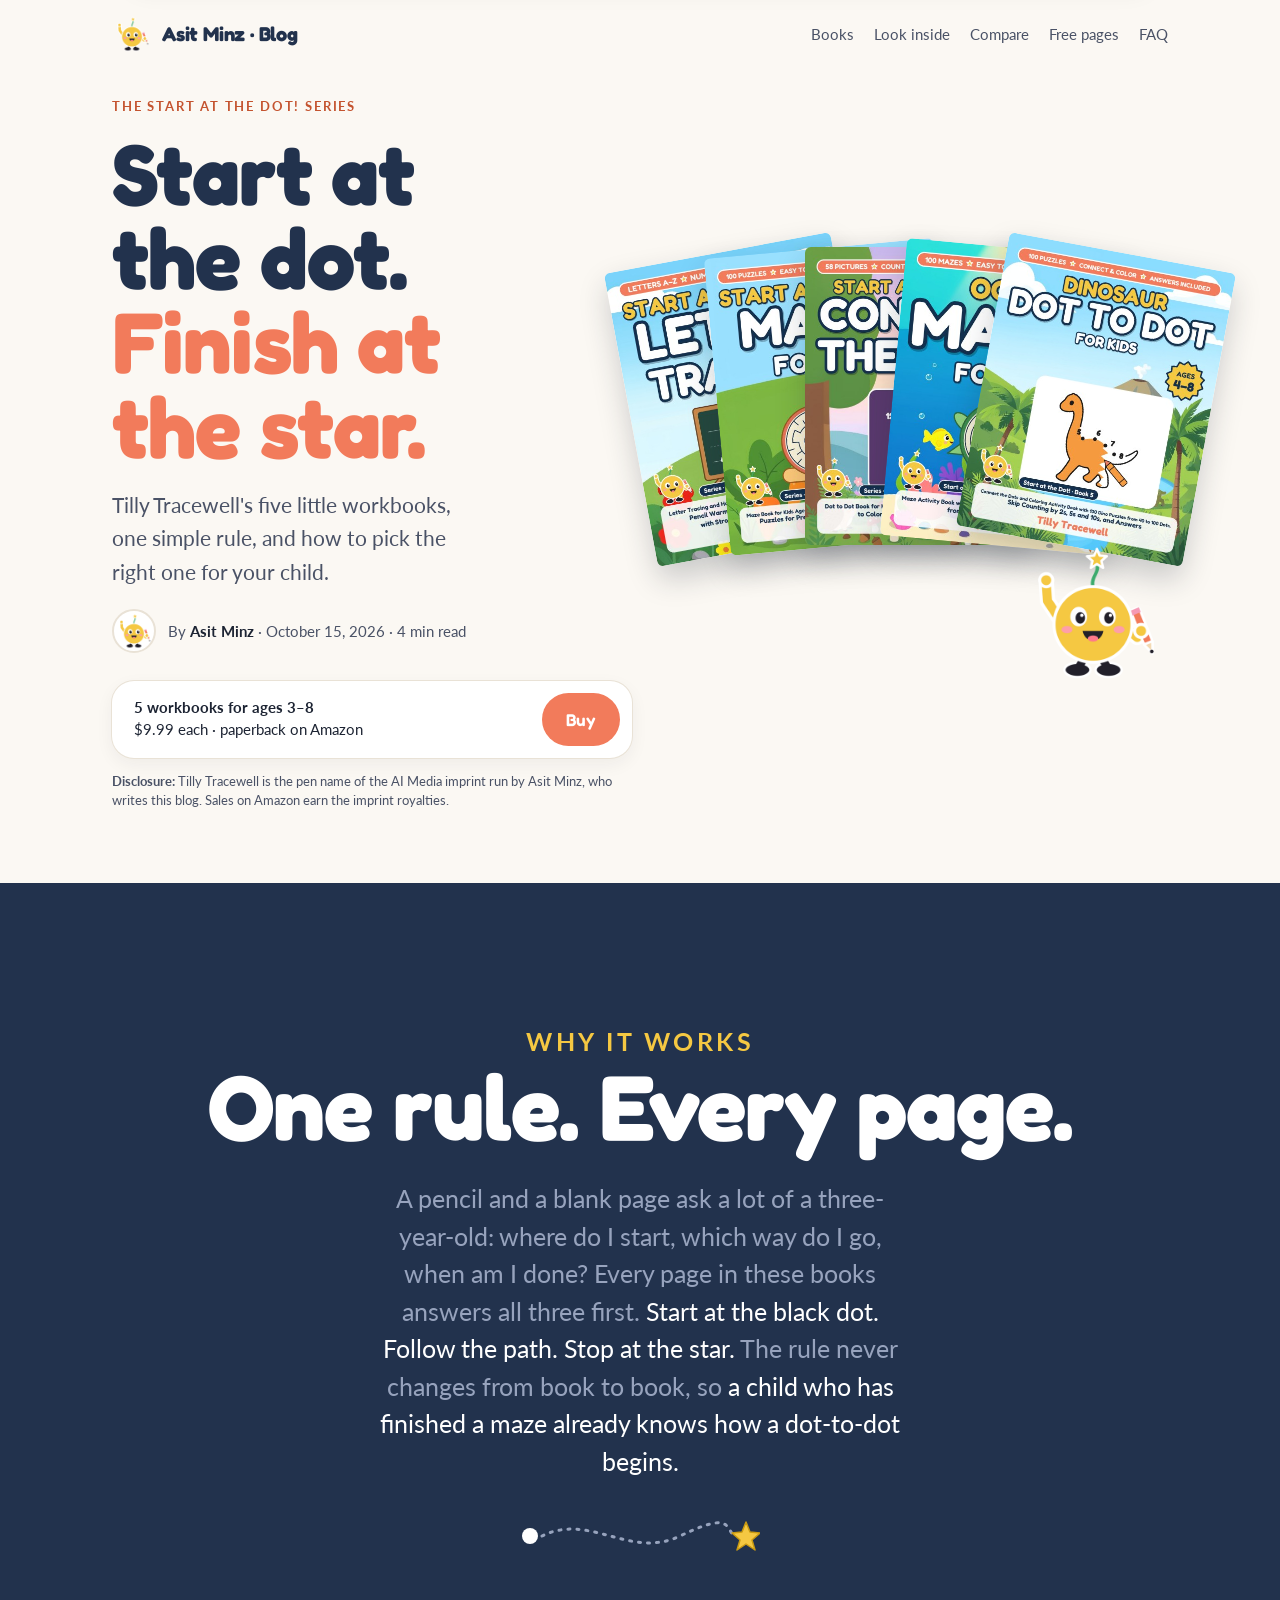
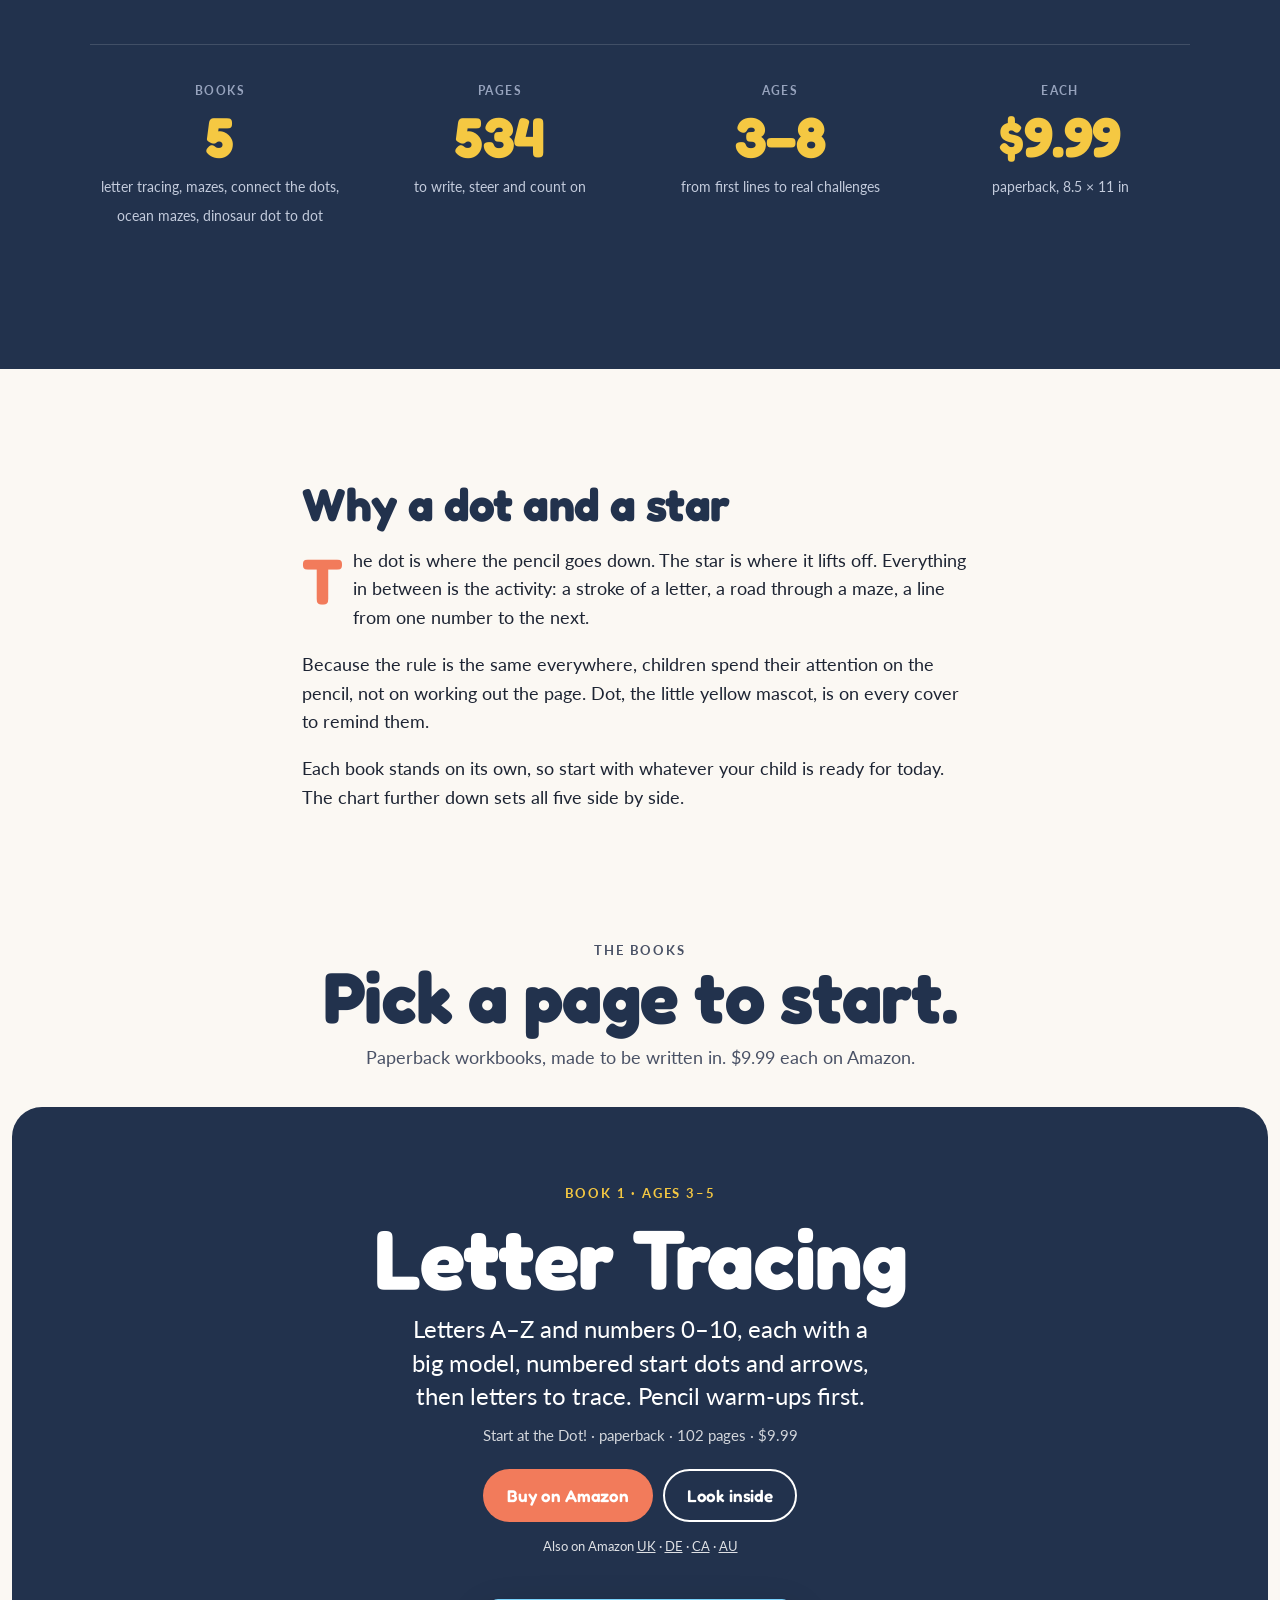
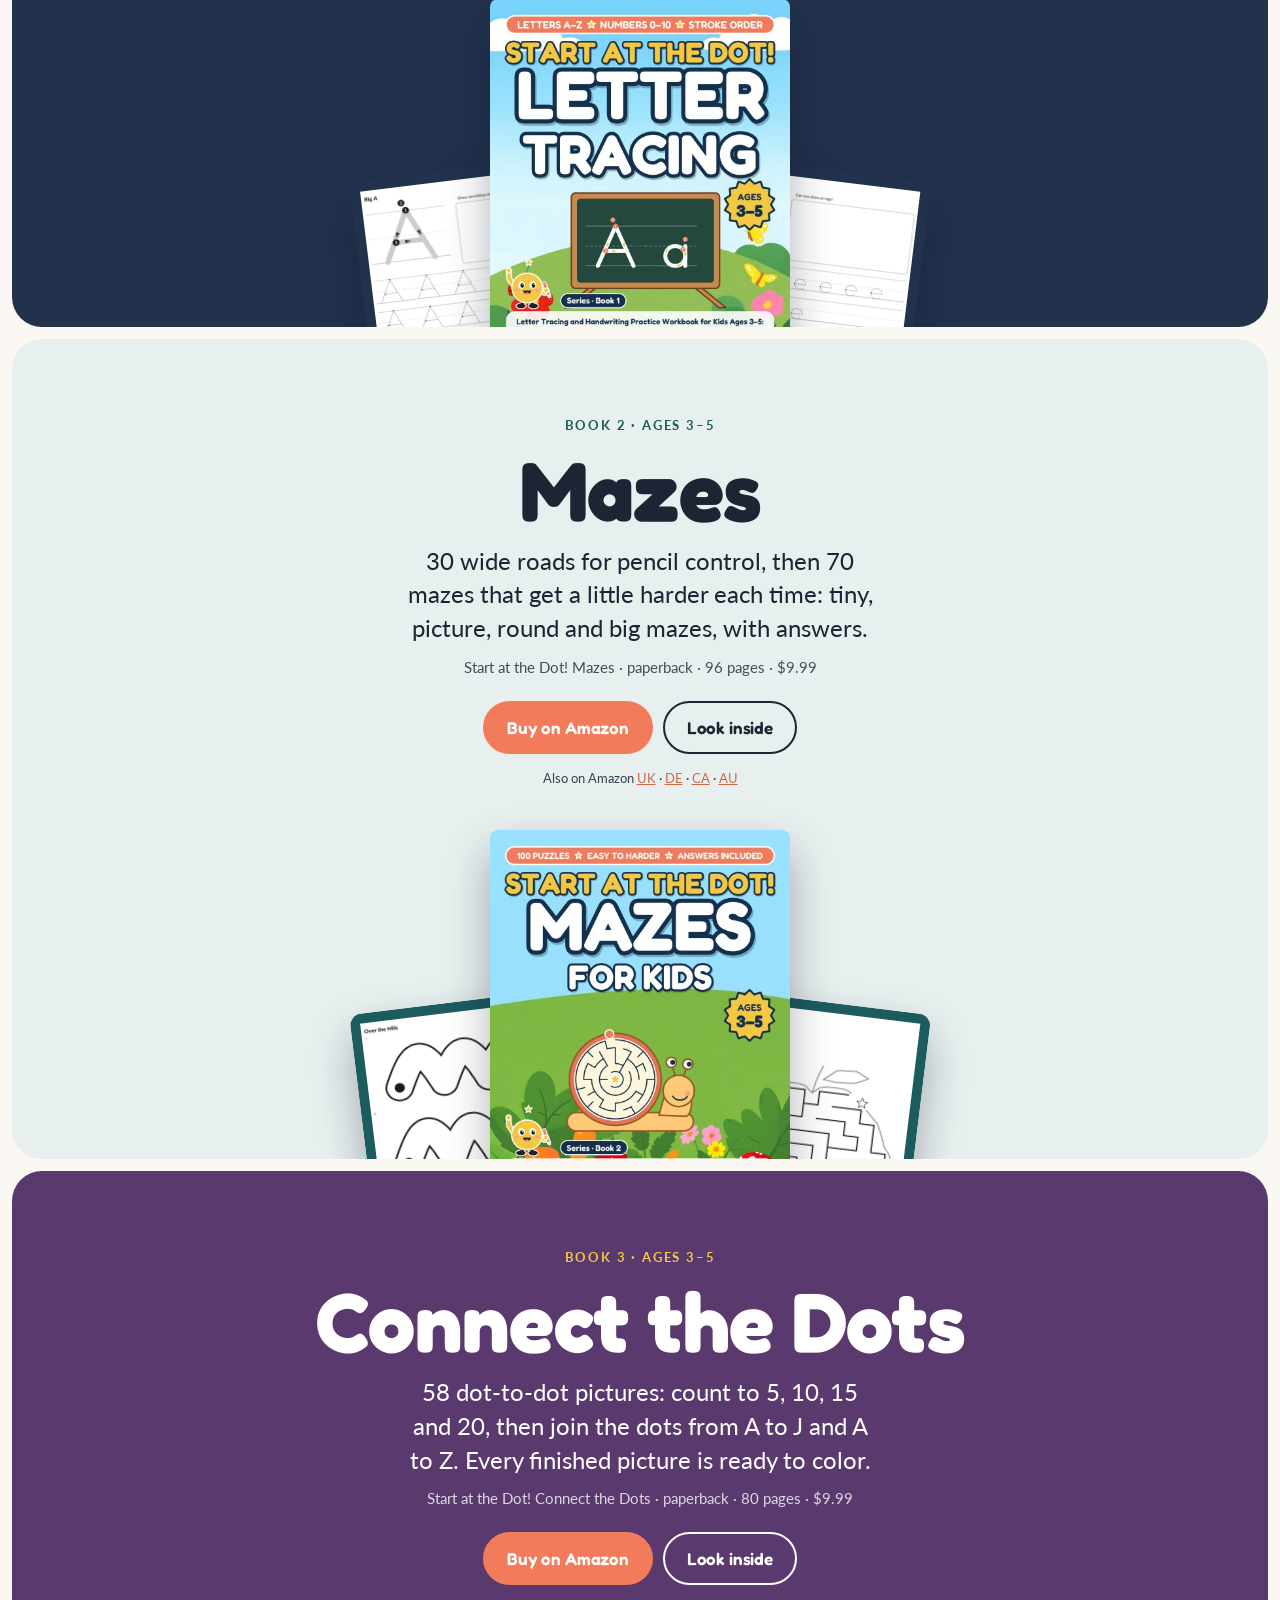
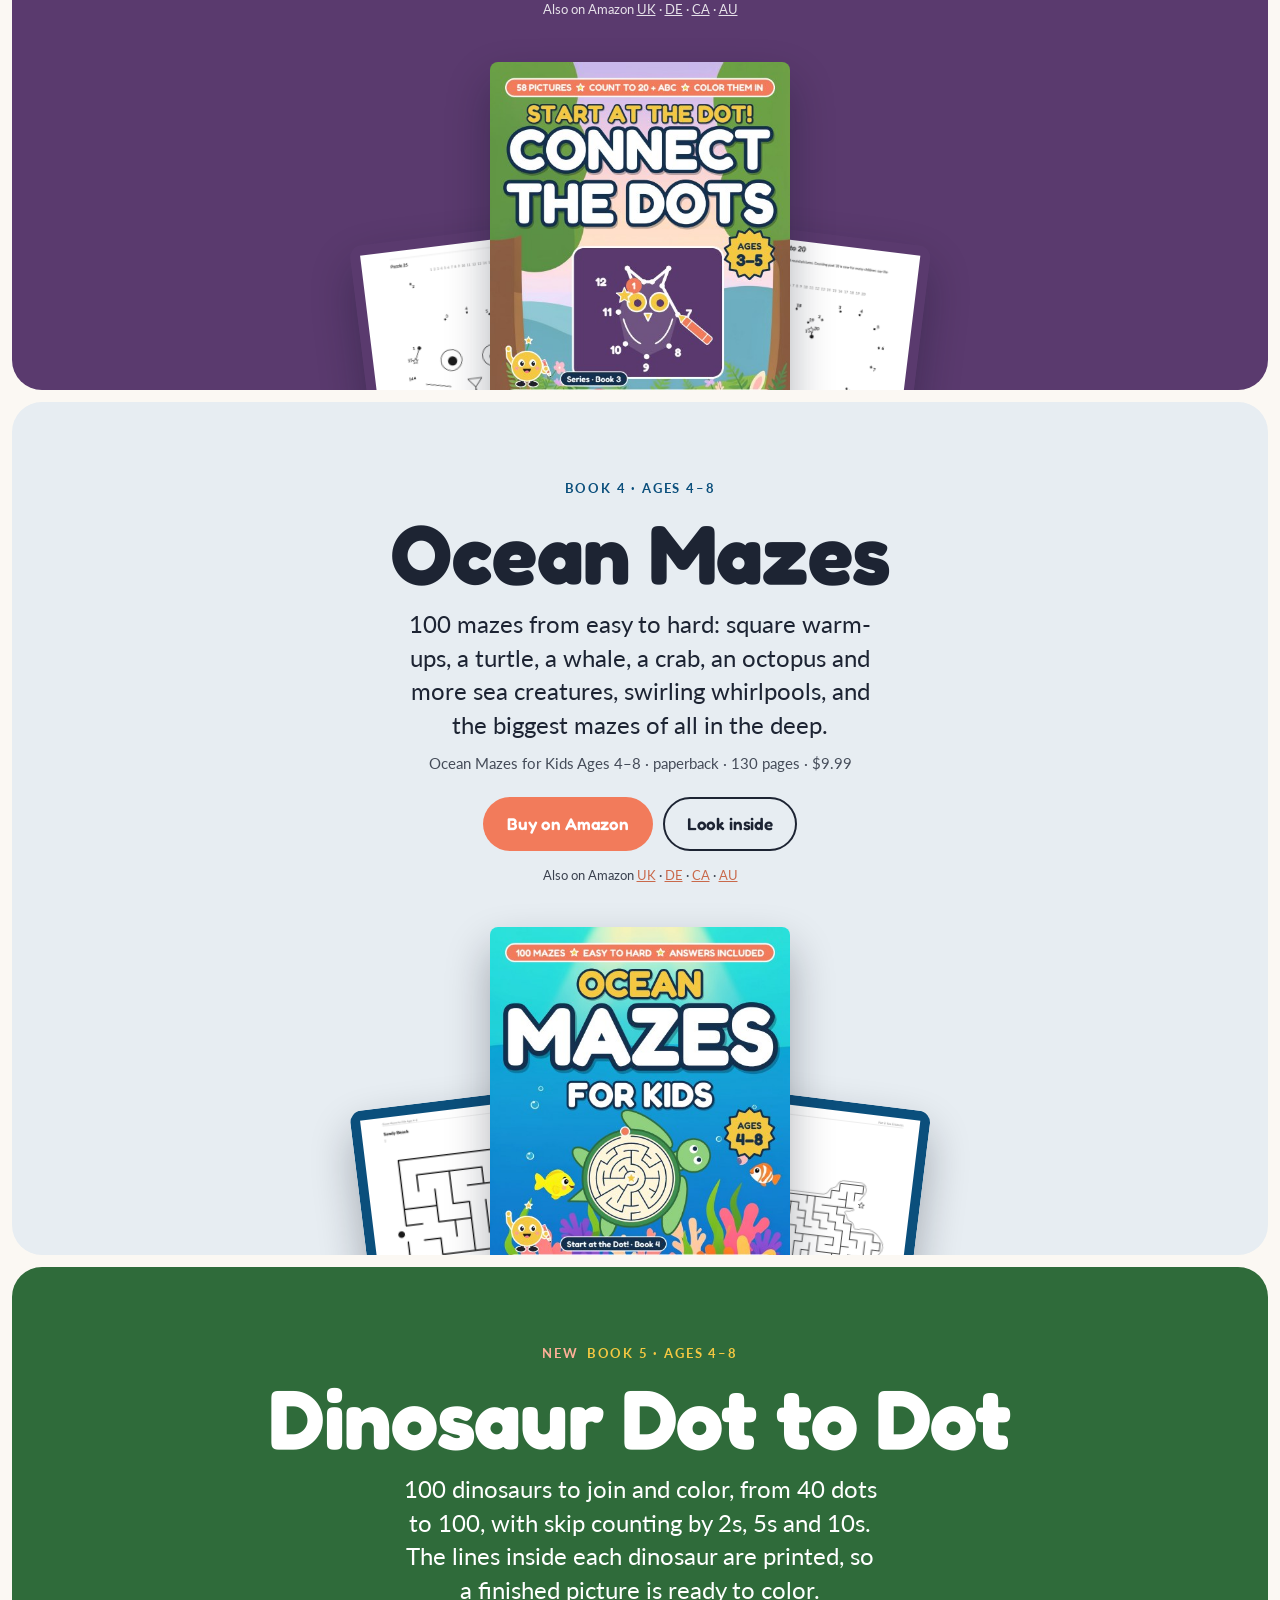
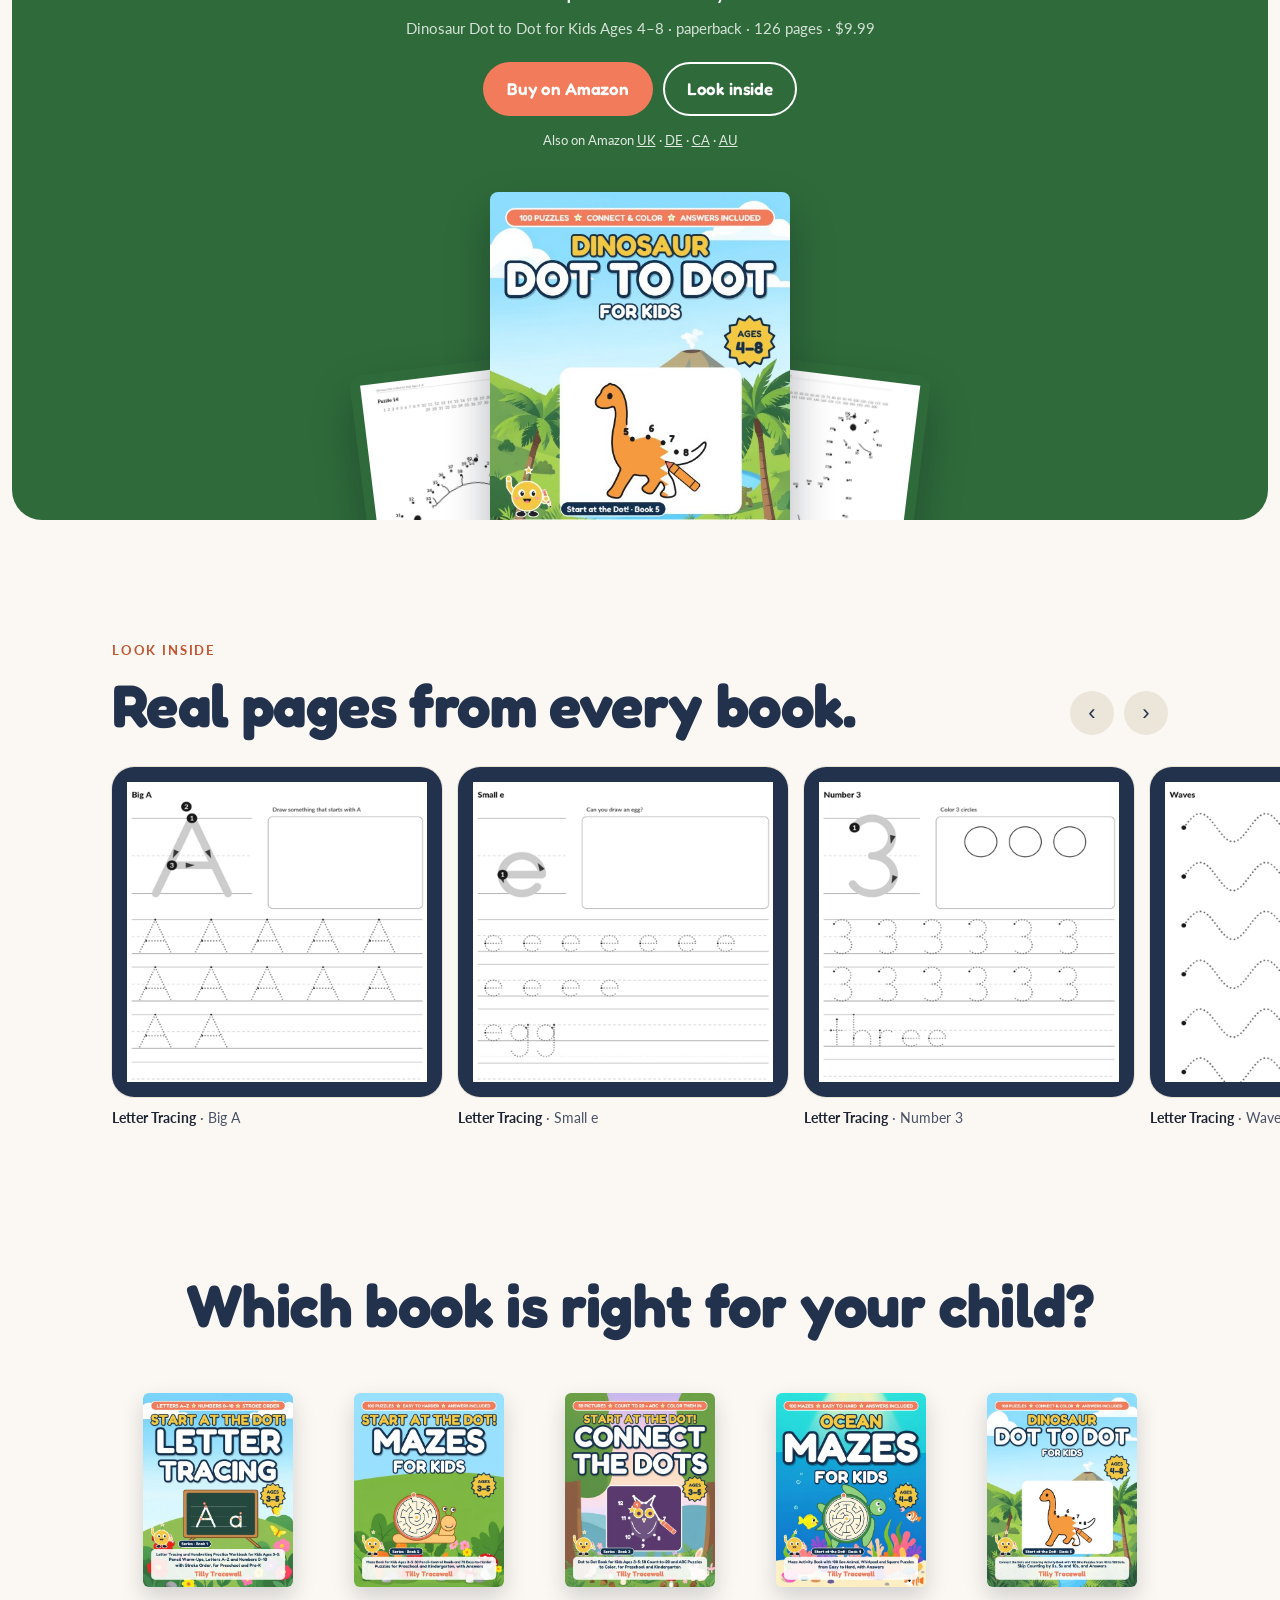
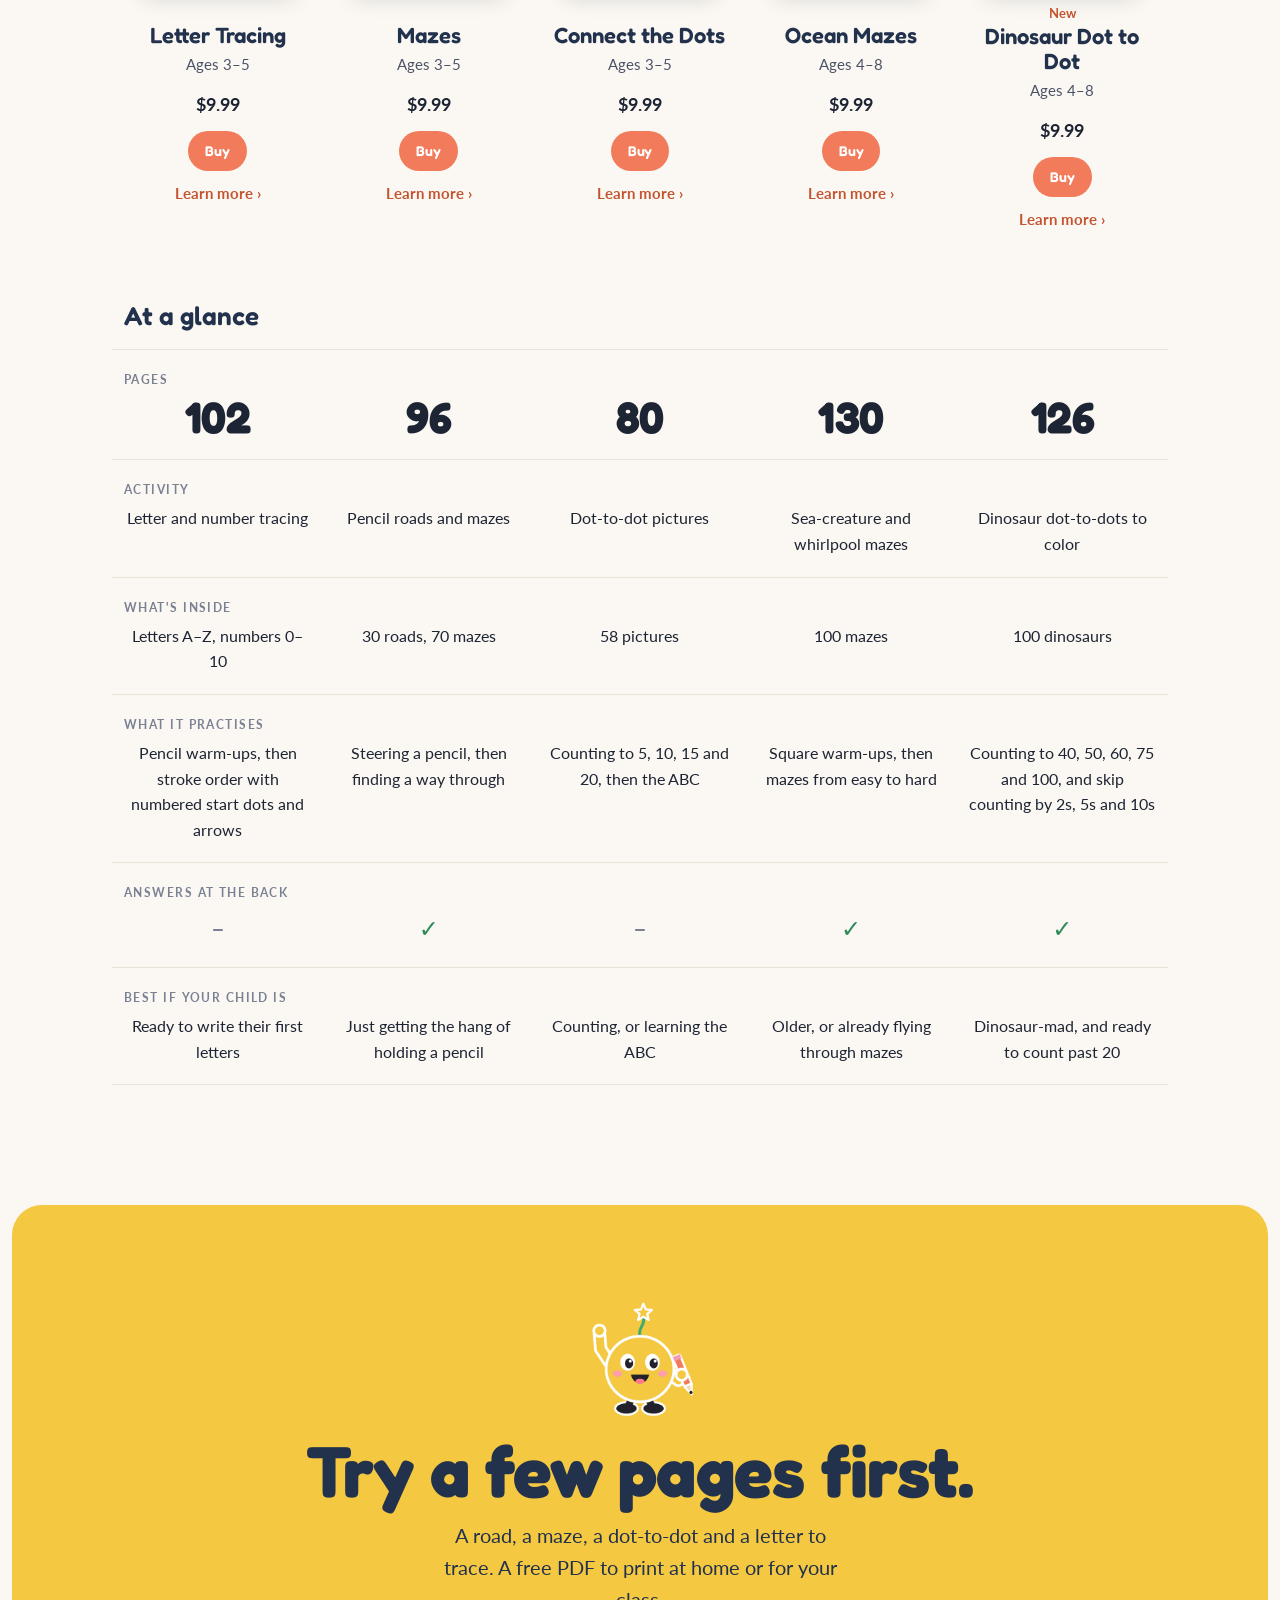
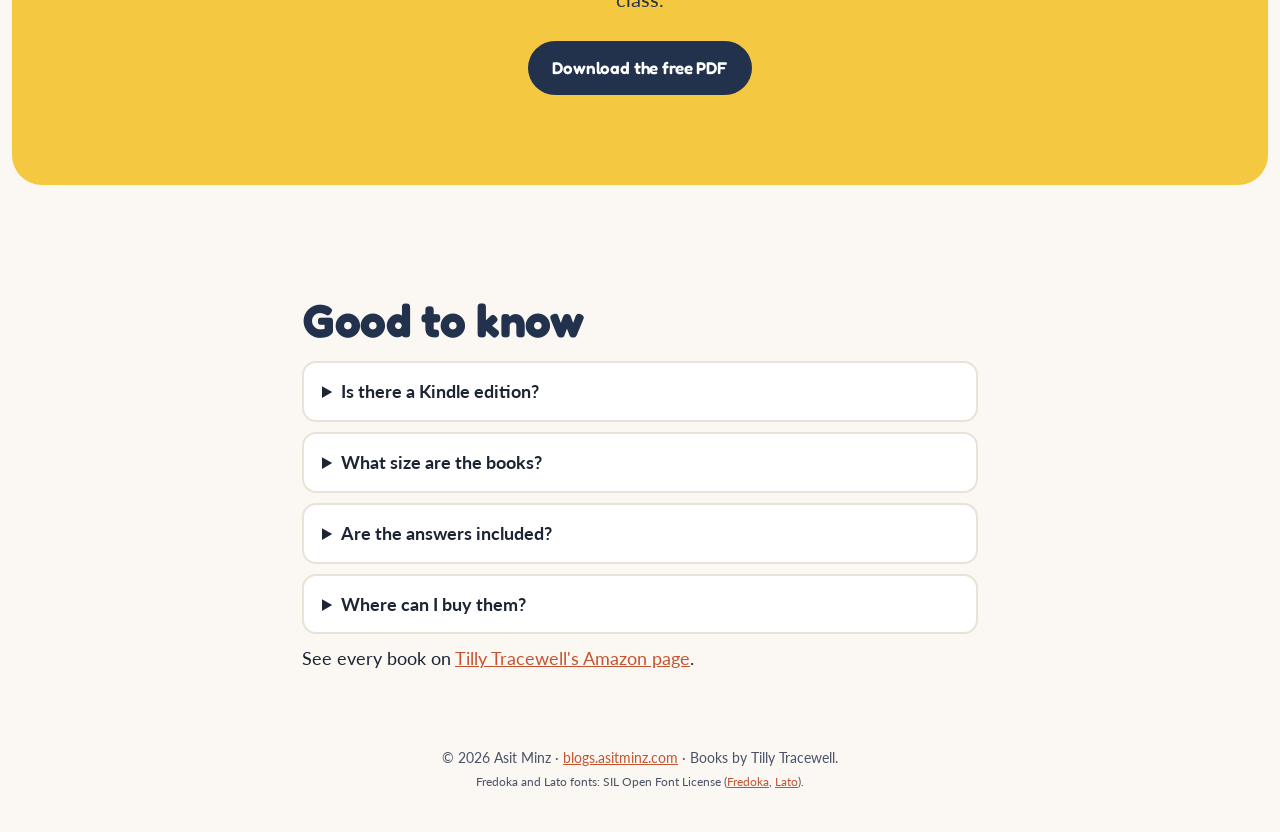
<file: books/index.html>
<!doctype html>
<html lang="en">
<head>
<meta charset="utf-8">
<meta name="viewport" content="width=device-width, initial-scale=1">
<title>Start at the dot, finish at the star: Start at the Dot! Workbooks for Ages 3–8 | Tilly Tracewell</title>
<meta name="description" content="Start at the Dot! learning workbooks for ages 3–8: letter tracing, mazes, connect the dots, ocean mazes and dinosaur dot to dot. Every page starts at the black dot and ends at the star. Free sample pages to print.">
<link rel="canonical" href="https://blogs.asitminz.com/books/">
<meta property="og:type" content="article">
<meta property="og:title" content="Start at the dot, finish at the star">
<meta property="og:description" content="Tilly Tracewell&#x27;s five little workbooks, one simple rule, and how to pick the right one for your child.">
<meta property="og:image" content="https://blogs.asitminz.com/books/img/preschool-writing-practice.jpg">
<meta property="article:published_time" content="2026-10-15">
<meta property="article:modified_time" content="2026-10-26">
<link rel="preload" href="fonts/Fredoka-Bold.ttf" as="font" type="font/ttf" crossorigin>
<script type="application/ld+json">{"@context": "https://schema.org", "@graph": [{"@type": "BlogPosting", "headline": "Start at the dot, finish at the star", "description": "Tilly Tracewell's five little workbooks, one simple rule, and how to pick the right one for your child.", "datePublished": "2026-10-15", "dateModified": "2026-10-26", "inLanguage": "en", "author": {"@type": "Person", "name": "Asit Minz", "url": "https://blogs.asitminz.com/"}, "image": "https://blogs.asitminz.com/books/img/preschool-writing-practice.jpg", "mainEntityOfPage": "https://blogs.asitminz.com/books/"}, {"@type": "Book", "name": "Start at the Dot!", "alternativeHeadline": "Letter Tracing and Handwriting Practice Workbook for Kids Ages 3–5: Pencil Warm-Ups, Letters A–Z and Numbers 0–10 with Stroke Order, for Preschool and Pre-K", "author": {"@type": "Person", "name": "Tilly Tracewell", "url": "https://www.amazon.com/stores/Tilly-Tracewell/author/B0HMGT5CPV"}, "isbn": "9798160565101", "bookFormat": "https://schema.org/Paperback", "inLanguage": "en", "numberOfPages": 102, "typicalAgeRange": "3-5", "image": "https://blogs.asitminz.com/books/img/preschool-writing-practice.jpg", "url": "https://www.amazon.com/dp/B0HMG2M716", "offers": {"@type": "Offer", "price": "9.99", "priceCurrency": "USD", "availability": "https://schema.org/InStock", "url": "https://www.amazon.com/dp/B0HMG2M716"}}, {"@type": "Book", "name": "Start at the Dot! Mazes", "alternativeHeadline": "Maze Book for Kids Ages 3–5: 30 Pencil-Control Roads and 70 Easy-to-Harder Puzzles for Preschool and Kindergarten, with Answers", "author": {"@type": "Person", "name": "Tilly Tracewell", "url": "https://www.amazon.com/stores/Tilly-Tracewell/author/B0HMGT5CPV"}, "isbn": "9798160977492", "bookFormat": "https://schema.org/Paperback", "inLanguage": "en", "numberOfPages": 96, "typicalAgeRange": "3-5", "image": "https://blogs.asitminz.com/books/img/preschool-mazes.jpg", "url": "https://www.amazon.com/dp/B0HMFSKNLT", "offers": {"@type": "Offer", "price": "9.99", "priceCurrency": "USD", "availability": "https://schema.org/InStock", "url": "https://www.amazon.com/dp/B0HMFSKNLT"}}, {"@type": "Book", "name": "Start at the Dot! Connect the Dots", "alternativeHeadline": "Dot to Dot Book for Kids Ages 3–5: 58 Count-to-20 and ABC Puzzles to Color, for Preschool and Kindergarten", "author": {"@type": "Person", "name": "Tilly Tracewell", "url": "https://www.amazon.com/stores/Tilly-Tracewell/author/B0HMGT5CPV"}, "isbn": "9798161513194", "bookFormat": "https://schema.org/Paperback", "inLanguage": "en", "numberOfPages": 80, "typicalAgeRange": "3-5", "image": "https://blogs.asitminz.com/books/img/preschool-dot-to-dot.jpg", "url": "https://www.amazon.com/dp/B0HMNBH5VM", "offers": {"@type": "Offer", "price": "9.99", "priceCurrency": "USD", "availability": "https://schema.org/InStock", "url": "https://www.amazon.com/dp/B0HMNBH5VM"}}, {"@type": "Book", "name": "Ocean Mazes for Kids Ages 4–8", "alternativeHeadline": "Maze Activity Book with 100 Sea Animal, Whirlpool and Square Puzzles from Easy to Hard, with Answers", "author": {"@type": "Person", "name": "Tilly Tracewell", "url": "https://www.amazon.com/stores/Tilly-Tracewell/author/B0HMGT5CPV"}, "isbn": "9798161617533", "bookFormat": "https://schema.org/Paperback", "inLanguage": "en", "numberOfPages": 130, "typicalAgeRange": "4-8", "image": "https://blogs.asitminz.com/books/img/ocean-mazes.jpg", "url": "https://www.amazon.com/dp/B0HMP1KRYT", "offers": {"@type": "Offer", "price": "9.99", "priceCurrency": "USD", "availability": "https://schema.org/InStock", "url": "https://www.amazon.com/dp/B0HMP1KRYT"}}, {"@type": "Book", "name": "Dinosaur Dot to Dot for Kids Ages 4–8", "alternativeHeadline": "Connect the Dots and Coloring Activity Book with 100 Dino Puzzles from 40 to 100 Dots, Skip Counting by 2s, 5s and 10s, and Answers", "author": {"@type": "Person", "name": "Tilly Tracewell", "url": "https://www.amazon.com/stores/Tilly-Tracewell/author/B0HMGT5CPV"}, "isbn": "9798165213885", "bookFormat": "https://schema.org/Paperback", "inLanguage": "en", "numberOfPages": 126, "typicalAgeRange": "4-8", "image": "https://blogs.asitminz.com/books/img/dinosaur-dot-to-dot.jpg", "url": "https://www.amazon.com/dp/B0HP8H7CW1", "offers": {"@type": "Offer", "price": "9.99", "priceCurrency": "USD", "availability": "https://schema.org/InStock", "url": "https://www.amazon.com/dp/B0HP8H7CW1"}}]}</script>
<style>
  @font-face { font-family:Fredoka; src:url(fonts/Fredoka-SemiBold.ttf) format("truetype"); font-weight:600; font-display:swap; }
  @font-face { font-family:Fredoka; src:url(fonts/Fredoka-Bold.ttf) format("truetype"); font-weight:700; font-display:swap; }
  @font-face { font-family:Lato; src:url(fonts/Lato-Regular.ttf) format("truetype"); font-weight:400; font-display:swap; }
  @font-face { font-family:Lato; src:url(fonts/Lato-Bold.ttf) format("truetype"); font-weight:700; font-display:swap; }
  @font-face { font-family:Lato; src:url(fonts/Lato-Italic.ttf) format("truetype"); font-style:italic; font-display:swap; }
  :root { --ink:#1d2433; --soft:#4a5266; --mute:#7a8193; --navy:#22324D; --navy-dk:#18243a; --coral:#F27B5B; --coral-dk:#c4532f;
          --star:#F5C842; --star-dk:#c99a12; --paper:#fbf8f3; --line:#e9e2d6; --ease:cubic-bezier(.2,.8,.2,1);
          color-scheme: light dark; }   /* every colour is set here; declaring dark support stops Chrome's auto-dark repainting it */
  * { box-sizing:border-box; }
  html { scroll-behavior:smooth; }
  html, body { overflow-x:clip; }
  body { margin:0; font:400 18px/1.6 Lato, system-ui, -apple-system, "Segoe UI", sans-serif; color:var(--ink); background:var(--paper); }
  h1, h2, h3, .btn, .fn, .big, .brand { font-family:Fredoka, ui-rounded, system-ui, sans-serif; letter-spacing:-0.01em; }
  a { color:var(--coral-dk); }
  img { max-width:100%; height:auto; display:block; }
  .wrap { max-width:1100px; margin:0 auto; padding:0 22px; }
  .eyebrow { font-size:13px; font-weight:700; letter-spacing:.14em; text-transform:uppercase; color:var(--coral-dk); margin:0 0 14px; }
  .btn { display:inline-flex; align-items:center; gap:6px; background:var(--coral); color:#fff; font-weight:600; font-size:17px; padding:11px 22px;
         border-radius:999px; text-decoration:none; border:2px solid transparent; transition:transform .25s var(--ease), background-color .25s; white-space:nowrap; }
  .btn:hover { transform:translateY(-2px); background:var(--coral-dk); }
  .btn--line { background:transparent; color:inherit; border-color:currentColor; }
  .btn--line:hover { background:rgba(255,255,255,.12); }
  .btn--sm { font-size:14px; padding:7px 15px; }
  .link { font-weight:700; text-decoration:none; color:var(--coral-dk); }
  .link::after { content:" \203A"; }
  .link:hover { text-decoration:underline; }

  .top { max-width:1100px; margin:0 auto; padding:14px 22px; display:flex; align-items:center; justify-content:space-between; gap:12px; }
  .brand { display:flex; align-items:center; gap:10px; font-weight:700; font-size:20px; color:var(--navy); text-decoration:none; }
  .brand img { width:40px; height:40px; }
  .top nav { display:flex; gap:20px; font-size:15px; }
  .top nav a { color:var(--soft); text-decoration:none; } .top nav a:hover { color:var(--coral-dk); }

  /* floating pill nav, once the hero has scrolled away */
  .float { position:fixed; z-index:50; top:10px; left:50%; width:min(1024px, calc(100% - 20px)); height:56px; transform:translate(-50%, -150%);
           display:flex; align-items:center; justify-content:space-between; gap:12px; padding:0 10px 0 14px; border-radius:20px;
           background:rgba(251,248,243,.84); backdrop-filter:saturate(1.6) blur(20px); -webkit-backdrop-filter:saturate(1.6) blur(20px);
           box-shadow:0 0 0 1px var(--line), 0 8px 24px rgba(29,36,51,.08); transition:transform .35s var(--ease); }
  .float.is-on { transform:translate(-50%, 0); }
  .float .brand { font-size:17px; } .float .brand img { width:34px; height:34px; }
  .float nav { display:flex; gap:18px; font-size:14px; }
  .float nav a { color:var(--soft); text-decoration:none; } .float nav a:hover, .float nav a.is-here { color:var(--coral-dk); }
  .float__cta { display:flex; gap:8px; }
  .float .btn--line { color:var(--navy); }

  /* hero */
  .hero { padding:28px 0 72px; }
  .hero .wrap { display:grid; grid-template-columns:1.05fr 1fr; gap:40px; align-items:center; }
  .hero h1 { font-size:clamp(46px, 7vw, 86px); line-height:.98; margin:0 0 20px; color:var(--navy); text-wrap:balance; }
  .hero h1 span { color:var(--coral); display:block; }
  .dek { font-size:21px; color:var(--soft); margin:0 0 20px; max-width:30ch; }
  .byline { display:flex; align-items:center; gap:12px; font-size:15px; color:var(--soft); margin-bottom:28px; }
  .byline img { width:44px; height:44px; background:#fff; border-radius:50%; border:2px solid var(--line); }
  .byline b { color:var(--ink); }
  .price-pill { display:flex; align-items:center; justify-content:space-between; gap:16px; max-width:520px; padding:12px 12px 12px 22px;
                border-radius:22px; background:#fff; box-shadow:0 0 0 1px var(--line), 0 6px 18px rgba(29,36,51,.06); }
  .price-pill p { margin:0; font-size:15px; line-height:1.45; }
  .price-pill b { font-weight:700; }
  .fan { position:relative; height:460px; }
  .fan img { position:absolute; top:24px; left:50%; width:230px; border-radius:6px; box-shadow:0 14px 30px rgba(29,36,51,.22);
             transform:translateX(calc(-50% + (var(--n) - var(--mid)) * var(--k) * 92px)) rotate(calc((var(--n) - var(--mid)) * var(--k) * 7deg)); transform-origin:50% 120%; transition:transform .5s var(--ease); }
  .fan:hover img { transform:translateX(calc(-50% + (var(--n) - var(--mid)) * var(--k) * 112px)) rotate(calc((var(--n) - var(--mid)) * var(--k) * 9deg)); }
  .fan .dot { position:absolute; width:150px; right:0; bottom:-6px; left:auto; top:auto; box-shadow:none; transform:none; border-radius:0; }

  /* intro on navy: big line, then a dim paragraph whose key phrases light up */
  .night { background:var(--navy); color:#fff; }
  .intro { padding:clamp(80px, 11vw, 140px) 0; text-align:center; }
  .intro .eyebrow { color:var(--star); }
  .intro h2 { font-size:clamp(44px, 7.5vw, 92px); line-height:1; margin:0 0 28px; }
  .intro p { font-size:clamp(19px, 2.3vw, 25px); line-height:1.5; color:#97a3bd; max-width:36ch; margin:0 auto; }
  .lit { transition:color 1s var(--ease); }
  .intro.is-in .lit, .reduce .lit { color:#fff; }
  .rule { width:240px; height:40px; margin:36px auto 0; display:block; }
  .rule circle { fill:#fff; } .rule path { fill:none; stroke:#97a3bd; stroke-width:3; stroke-dasharray:2 7; stroke-linecap:round; }
  .rule polygon { fill:var(--star); stroke:var(--star-dk); stroke-width:1.5; stroke-linejoin:round; }
  .stats { display:grid; grid-template-columns:repeat(4, 1fr); gap:20px; margin-top:clamp(56px, 8vw, 88px); padding-top:36px; border-top:1px solid rgba(255,255,255,.14); }
  .stat small { display:block; font-size:12px; font-weight:700; letter-spacing:.12em; text-transform:uppercase; color:#97a3bd; }
  .stat .big { display:block; font-size:clamp(36px, 4.6vw, 56px); font-weight:700; line-height:1.05; margin:6px 0; color:var(--star); }
  .stat span { font-size:14px; color:#c3cbdc; }

  /* the post */
  .post { max-width:720px; margin:0 auto; padding:clamp(64px, 9vw, 110px) 22px 0; }
  .post h2 { font-size:clamp(32px, 4.4vw, 46px); line-height:1.1; color:var(--navy); margin:0 0 16px; }
  .post p { margin:0 0 18px; }
  .lead::first-letter { font-family:Fredoka, sans-serif; font-weight:700; float:left; font-size:64px; line-height:.9; padding:6px 10px 0 0; color:var(--coral); }

  /* one big tile per book: apple.com's home-page tiles */
  .shop { padding-top:clamp(64px, 9vw, 110px); }
  .shop__head { text-align:center; margin-bottom:36px; padding:0 22px; }
  .shop__head h2 { font-size:clamp(40px, 6vw, 72px); line-height:1; color:var(--navy); margin:0 0 10px; }
  .shop__head p { color:var(--soft); margin:0; }
  .tiles { display:grid; gap:12px; padding:0 12px; }
  .tile { border-radius:30px; padding:clamp(48px, 7vw, 76px) 24px 0; text-align:center; overflow:hidden; scroll-margin-top:80px;
          background:color-mix(in srgb, var(--bg) 10%, #fff); color:var(--ink); }
  .tile--dark { background:var(--bg); color:#fff; }
  .tile__kicker { font-size:13px; font-weight:700; letter-spacing:.14em; text-transform:uppercase; margin:0 0 12px; color:var(--bg); }
  .tile--dark .tile__kicker { color:var(--star); }
  .tile__kicker .new { color:var(--coral); margin-right:8px; }
  .tile--dark .tile__kicker .new { color:#ffb199; }
  .tile h3 { font-size:clamp(46px, 7vw, 84px); line-height:1; margin:0 0 12px; }
  .tile__sub { font-size:clamp(18px, 2.1vw, 24px); line-height:1.4; max-width:34ch; margin:0 auto 10px; }
  .tile__price { font-size:15px; opacity:.8; margin:0 0 22px; }
  .tile__cta { display:flex; gap:10px; justify-content:center; flex-wrap:wrap; }
  .tile__art { position:relative; height:clamp(240px, 26vw, 330px); margin-top:40px; }
  .tile__art img { position:absolute; bottom:-60px; border-radius:8px; box-shadow:0 22px 44px rgba(10,16,30,.32); transition:transform .9s var(--ease); }
  .tile__art .c { width:clamp(210px, 24vw, 300px); left:50%; transform:translateX(-50%); z-index:2; }
  .tile__art .p1, .tile__art .p2 { width:clamp(150px, 17vw, 220px); border-radius:12px; }
  .tile__art .p1 { left:50%; transform:translateX(-128%) rotate(-7deg); }
  .tile__art .p2 { left:50%; transform:translateX(28%) rotate(7deg); }
  .js .tile:not(.is-in) .tile__art .p1 { transform:translateX(-60%) rotate(0); }
  .js .tile:not(.is-in) .tile__art .p2 { transform:translateX(-40%) rotate(0); }
  .stores { font-size:13px; margin:14px 0 0; opacity:.85; }
  .tile--dark .stores a { color:#fff; }

  /* look inside: a sideways gallery, next card peeking */
  .gallery { padding:clamp(72px, 10vw, 120px) 0 0; }
  .gallery__head { display:flex; justify-content:space-between; align-items:end; gap:16px; flex-wrap:wrap; margin-bottom:26px; }
  .gallery__head h2 { font-size:clamp(36px, 5vw, 60px); line-height:1; color:var(--navy); margin:0; }
  .rail { display:grid; grid-auto-flow:column; grid-auto-columns:clamp(240px, 30vw, 330px); gap:16px; overflow-x:auto; scroll-snap-type:x mandatory;
          --edge:max(22px, calc((100vw - 1100px) / 2 + 22px)); padding:6px var(--edge) 24px; scroll-padding-inline:var(--edge); scrollbar-width:none; }
  .rail::-webkit-scrollbar { display:none; }
  .page { scroll-snap-align:start; margin:0; }
  .page img { border-radius:22px; box-shadow:0 0 0 1px var(--line); }
  .page figcaption { font-size:14px; color:var(--soft); margin-top:10px; }
  .page figcaption b { color:var(--ink); }
  .paddles { display:flex; gap:10px; }
  .paddles button { width:44px; height:44px; border-radius:50%; border:0; background:#ece6da; color:var(--navy); font-size:22px; cursor:pointer; }
  .paddles button:hover { background:#e2dacb; }

  /* which book: apple.com/iphone/compare, four columns */
  .compare { padding:clamp(72px, 10vw, 120px) 0 0; }
  .compare h2 { font-size:clamp(36px, 5vw, 60px); line-height:1.05; color:var(--navy); text-align:center; margin:0 0 40px; }
  .ctable { overflow-x:auto; }
  .ctable table { width:100%; min-width:760px; border-collapse:collapse; table-layout:fixed; }
  .ctable td, .ctable th { padding:16px 12px; text-align:center; vertical-align:top; }
  .ctable thead td { padding-bottom:28px; }
  .ctable thead img { width:150px; margin:0 auto 16px; border-radius:6px; box-shadow:0 10px 22px rgba(29,36,51,.18); }
  .ctable .new { display:block; color:var(--coral-dk); font-size:13px; font-weight:700; min-height:20px; }
  .ctable .nm { display:block; font-family:Fredoka, sans-serif; font-weight:600; font-size:22px; line-height:1.15; color:var(--navy); }
  .ctable .ag { display:block; color:var(--soft); font-size:15px; margin:4px 0 14px; }
  .ctable .pr { display:block; font-weight:700; margin-bottom:12px; }
  .ctable .lm { display:block; margin-top:10px; font-size:15px; }
  .ctable .sec th { text-align:left; font-family:Fredoka, sans-serif; font-weight:600; font-size:26px; color:var(--navy); padding:36px 12px 12px; border-bottom:1px solid var(--line); }
  .ctable .row th { text-align:left; font-size:12px; font-weight:700; letter-spacing:.12em; text-transform:uppercase; color:var(--mute); padding:20px 12px 0; }
  .ctable .val td { border-bottom:1px solid var(--line); font-size:16px; padding-top:6px; padding-bottom:20px; }
  .ctable .big { display:block; font-size:44px; font-weight:700; color:var(--ink); line-height:1; }
  .ctable .none { color:var(--mute); font-size:24px; }
  .ctable .yes { color:#2f8a57; font-size:24px; font-weight:700; }

  /* free printable: one bright tile */
  .free { margin:clamp(72px, 10vw, 120px) 12px 0; border-radius:30px; background:var(--star); color:var(--navy); text-align:center; padding:clamp(56px, 8vw, 90px) 24px; }
  .free img { width:130px; margin:0 auto 10px; }
  .free h2 { font-size:clamp(40px, 6vw, 72px); line-height:1; margin:0 0 12px; }
  .free p { font-size:20px; margin:0 auto 26px; max-width:34ch; }
  .free .btn { background:var(--navy); } .free .btn:hover { background:var(--navy-dk); }

  details { background:#fff; border:2px solid var(--line); border-radius:14px; padding:14px 18px; margin:0 0 10px; }
  summary { cursor:pointer; font-weight:700; }
  details p { margin:10px 0 0 !important; color:var(--soft); }
  .signoff { font-style:italic; margin-top:36px !important; }
  .disclose { font-size:13px; line-height:1.5; color:var(--soft); max-width:520px; margin:14px 0 0; }
  footer { text-align:center; color:var(--soft); font-size:14px; padding:56px 20px 40px; }

  /* sections rise in as they arrive */
  .js .reveal { opacity:0; transform:translateY(30px); transition:opacity .9s var(--ease), transform .9s var(--ease); }
  .js .reveal.is-in { opacity:1; transform:none; }
  .reduce .reveal { opacity:1 !important; transform:none !important; transition:none !important; }
  .reduce .tile__art img { transition:none; }

  @media (max-width:900px) {
    .top nav, .float nav { display:none; }
    .hero .wrap { grid-template-columns:1fr; gap:12px; }
    .fan { height:330px; } .fan img { width:170px; transform:translateX(calc(-50% + (var(--n) - var(--mid)) * var(--k) * 62px)) rotate(calc((var(--n) - var(--mid)) * var(--k) * 7deg)); }
    .fan .dot { width:110px; }
    .stats { grid-template-columns:1fr 1fr; }
  }
  @media (max-width:560px) {
    body { font-size:17px; }
    .fan { height:250px; } .fan img { width:128px; transform:translateX(calc(-50% + (var(--n) - var(--mid)) * var(--k) * 46px)) rotate(calc((var(--n) - var(--mid)) * var(--k) * 7deg)); }
    .fan .dot { width:84px; }
    .price-pill { flex-wrap:wrap; }
    .tile { border-radius:24px; }
    .tile__art .p1, .tile__art .p2 { display:none; }
    .float__cta .btn--line { display:none; }
  }
  @media (prefers-reduced-motion: reduce) { html { scroll-behavior:auto; } .btn, .float, .fan img { transition:none; } }
</style>
<script>document.documentElement.className = matchMedia("(prefers-reduced-motion: reduce)").matches ? "js reduce" : "js";</script>
<noscript><style>.reveal { opacity:1 !important; transform:none !important; } .lit { color:#fff; }</style></noscript>
</head>
<body>
<header class="top">
  <a class="brand" href="https://blogs.asitminz.com/"><img src="img/dot.png" alt="" width="40" height="40">Asit Minz · Blog</a>
  <nav><a href="#books">Books</a><a href="#inside">Look inside</a><a href="#compare">Compare</a><a href="#free">Free pages</a><a href="#faq">FAQ</a></nav>
</header>

<div class="float" id="float" aria-hidden="true">
  <a class="brand" href="#top" tabindex="-1"><img src="img/dot.png" alt="" width="34" height="34">Start at the Dot!</a>
  <nav><a tabindex="-1" href="#books">Books</a><a tabindex="-1" href="#inside">Look inside</a><a tabindex="-1" href="#compare">Compare</a><a tabindex="-1" href="#free">Free pages</a><a tabindex="-1" href="#faq">FAQ</a></nav>
  <div class="float__cta"><a class="btn btn--line btn--sm" href="#free" tabindex="-1">Free pages</a><a class="btn btn--sm" href="#compare" tabindex="-1">Buy</a></div>
</div>

<main id="top">
<section class="hero" id="hero">
  <div class="wrap">
    <div>
      <p class="eyebrow">The Start at the Dot! series</p>
      <h1>Start at the dot. <span>Finish at the star.</span></h1>
      <p class="dek">Tilly Tracewell&#x27;s five little workbooks, one simple rule, and how to pick the right one for your child.</p>
      <div class="byline"><img src="img/dot.png" alt="Dot, the series mascot" width="44" height="44">
        <span>By <b>Asit Minz</b> · <time datetime="2026-10-15">October 15, 2026</time> · 4 min read</span></div>
      <div class="price-pill"><p><b>5 workbooks for ages 3–8</b><br>$9.99 each · paperback on Amazon</p><a class="btn" href="#compare">Buy</a></div>
      <p class="disclose"><b>Disclosure:</b> Tilly Tracewell is the pen name of the AI Media imprint run by Asit Minz, who writes this blog. Sales on Amazon earn the imprint royalties.</p>
    </div>
    <div class="fan" aria-hidden="true" style="--mid:2.0; --k:0.750"><img src="img/preschool-writing-practice.jpg" alt="" style="--n:0" width="600" height="776"><img src="img/preschool-mazes.jpg" alt="" style="--n:1" width="600" height="776"><img src="img/preschool-dot-to-dot.jpg" alt="" style="--n:2" width="600" height="776"><img src="img/ocean-mazes.jpg" alt="" style="--n:3" width="600" height="776"><img src="img/dinosaur-dot-to-dot.jpg" alt="" style="--n:4" width="600" height="776"><img class="dot" src="img/dot.png" alt=""></div>
  </div>
</section>

<section class="night">
  <div class="wrap intro reveal">
    <p class="eyebrow">Why it works</p>
    <h2>One rule. Every page.</h2>
    <p>A pencil and a blank page ask a lot of a three-year-old: where do I start, which way do I go, when am I done? Every page in these books answers all three first. <span class="lit">Start at the black dot. Follow the path. Stop at the star.</span> The rule never changes from book to book, so <span class="lit">a child who has finished a maze already knows how a dot-to-dot begins.</span></p>
    <svg class="rule" viewBox="0 0 240 40" aria-hidden="true"><circle cx="10" cy="20" r="8"/><path d="M22 20 C 70 -4, 110 44, 160 20 S 205 10, 214 20"/><polygon points="226,6 230,16 240,17 232,24 235,34 226,28 217,34 220,24 212,17 222,16"/></svg>
    <div class="stats">
      <div class="stat"><small>Books</small><span class="big">5</span><span>letter tracing, mazes, connect the dots, ocean mazes, dinosaur dot to dot</span></div>
      <div class="stat"><small>Pages</small><span class="big">534</span><span>to write, steer and count on</span></div>
      <div class="stat"><small>Ages</small><span class="big">3–8</span><span>from first lines to real challenges</span></div>
      <div class="stat"><small>Each</small><span class="big">$9.99</span><span>paperback, 8.5 × 11 in</span></div>
    </div>
  </div>
</section>

<article>
  <div class="post reveal">
    <h2>Why a dot and a star</h2>
    <p class="lead">The dot is where the pencil goes down. The star is where it lifts off. Everything in between is the activity: a stroke of a letter, a road through a maze, a line from one number to the next.</p>
    <p>Because the rule is the same everywhere, children spend their attention on the pencil, not on working out the page. Dot, the little yellow mascot, is on every cover to remind them.</p>
    <p>Each book stands on its own, so start with whatever your child is ready for today. The chart further down sets all five side by side.</p>
  </div>

  <section class="shop" id="books">
    <div class="shop__head reveal"><p class="eyebrow">The books</p><h2>Pick a page to start.</h2><p>Paperback workbooks, made to be written in. $9.99 each on Amazon.</p></div>
    <div class="tiles">
      <article class="tile tile--dark reveal" id="preschool-writing-practice" style="--bg:#22324D">
        <p class="tile__kicker">Book 1 · Ages 3–5</p>
        <h3>Letter Tracing</h3>
        <p class="tile__sub">Letters A–Z and numbers 0–10, each with a big model, numbered start dots and arrows, then letters to trace. Pencil warm-ups first.</p>
        <p class="tile__price">Start at the Dot! · paperback · 102 pages · $9.99</p>
        <div class="tile__cta"><a class="btn" href="https://www.amazon.com/dp/B0HMG2M716">Buy on Amazon</a><a class="btn btn--line" href="#inside">Look inside</a></div>
        <p class="stores">Also on Amazon <a href="https://www.amazon.co.uk/dp/B0HMG2M716">UK</a> · <a href="https://www.amazon.de/dp/B0HMG2M716">DE</a> · <a href="https://www.amazon.ca/dp/B0HMG2M716">CA</a> · <a href="https://www.amazon.com.au/dp/B0HMG2M716">AU</a></p>
        <div class="tile__art"><img class="p1" src="img/preschool-writing-practice-1.png" alt="" width="440" height="440" loading="lazy"><img class="p2" src="img/preschool-writing-practice-2.png" alt="" width="440" height="440" loading="lazy"><img class="c" src="img/preschool-writing-practice.jpg" alt="Front cover of Start at the Dot!" width="600" height="776" loading="lazy"></div>
      </article>
      <article class="tile reveal" id="preschool-mazes" style="--bg:#1C5B5E">
        <p class="tile__kicker">Book 2 · Ages 3–5</p>
        <h3>Mazes</h3>
        <p class="tile__sub">30 wide roads for pencil control, then 70 mazes that get a little harder each time: tiny, picture, round and big mazes, with answers.</p>
        <p class="tile__price">Start at the Dot! Mazes · paperback · 96 pages · $9.99</p>
        <div class="tile__cta"><a class="btn" href="https://www.amazon.com/dp/B0HMFSKNLT">Buy on Amazon</a><a class="btn btn--line" href="#inside">Look inside</a></div>
        <p class="stores">Also on Amazon <a href="https://www.amazon.co.uk/dp/B0HMFSKNLT">UK</a> · <a href="https://www.amazon.de/dp/B0HMFSKNLT">DE</a> · <a href="https://www.amazon.ca/dp/B0HMFSKNLT">CA</a> · <a href="https://www.amazon.com.au/dp/B0HMFSKNLT">AU</a></p>
        <div class="tile__art"><img class="p1" src="img/preschool-mazes-1.png" alt="" width="440" height="440" loading="lazy"><img class="p2" src="img/preschool-mazes-2.png" alt="" width="440" height="440" loading="lazy"><img class="c" src="img/preschool-mazes.jpg" alt="Front cover of Start at the Dot! Mazes" width="600" height="776" loading="lazy"></div>
      </article>
      <article class="tile tile--dark reveal" id="preschool-dot-to-dot" style="--bg:#5A3A6E">
        <p class="tile__kicker">Book 3 · Ages 3–5</p>
        <h3>Connect the Dots</h3>
        <p class="tile__sub">58 dot-to-dot pictures: count to 5, 10, 15 and 20, then join the dots from A to J and A to Z. Every finished picture is ready to color.</p>
        <p class="tile__price">Start at the Dot! Connect the Dots · paperback · 80 pages · $9.99</p>
        <div class="tile__cta"><a class="btn" href="https://www.amazon.com/dp/B0HMNBH5VM">Buy on Amazon</a><a class="btn btn--line" href="#inside">Look inside</a></div>
        <p class="stores">Also on Amazon <a href="https://www.amazon.co.uk/dp/B0HMNBH5VM">UK</a> · <a href="https://www.amazon.de/dp/B0HMNBH5VM">DE</a> · <a href="https://www.amazon.ca/dp/B0HMNBH5VM">CA</a> · <a href="https://www.amazon.com.au/dp/B0HMNBH5VM">AU</a></p>
        <div class="tile__art"><img class="p1" src="img/preschool-dot-to-dot-1.png" alt="" width="440" height="440" loading="lazy"><img class="p2" src="img/preschool-dot-to-dot-2.png" alt="" width="440" height="440" loading="lazy"><img class="c" src="img/preschool-dot-to-dot.jpg" alt="Front cover of Start at the Dot! Connect the Dots" width="600" height="776" loading="lazy"></div>
      </article>
      <article class="tile reveal" id="ocean-mazes" style="--bg:#0B4F7C">
        <p class="tile__kicker">Book 4 · Ages 4–8</p>
        <h3>Ocean Mazes</h3>
        <p class="tile__sub">100 mazes from easy to hard: square warm-ups, a turtle, a whale, a crab, an octopus and more sea creatures, swirling whirlpools, and the biggest mazes of all in the deep.</p>
        <p class="tile__price">Ocean Mazes for Kids Ages 4–8 · paperback · 130 pages · $9.99</p>
        <div class="tile__cta"><a class="btn" href="https://www.amazon.com/dp/B0HMP1KRYT">Buy on Amazon</a><a class="btn btn--line" href="#inside">Look inside</a></div>
        <p class="stores">Also on Amazon <a href="https://www.amazon.co.uk/dp/B0HMP1KRYT">UK</a> · <a href="https://www.amazon.de/dp/B0HMP1KRYT">DE</a> · <a href="https://www.amazon.ca/dp/B0HMP1KRYT">CA</a> · <a href="https://www.amazon.com.au/dp/B0HMP1KRYT">AU</a></p>
        <div class="tile__art"><img class="p1" src="img/ocean-mazes-1.png" alt="" width="440" height="440" loading="lazy"><img class="p2" src="img/ocean-mazes-2.png" alt="" width="440" height="440" loading="lazy"><img class="c" src="img/ocean-mazes.jpg" alt="Front cover of Ocean Mazes for Kids Ages 4–8" width="600" height="776" loading="lazy"></div>
      </article>
      <article class="tile tile--dark reveal" id="dinosaur-dot-to-dot" style="--bg:#2F6B3A">
        <p class="tile__kicker"><span class="new">New</span>Book 5 · Ages 4–8</p>
        <h3>Dinosaur Dot to Dot</h3>
        <p class="tile__sub">100 dinosaurs to join and color, from 40 dots to 100, with skip counting by 2s, 5s and 10s. The lines inside each dinosaur are printed, so a finished picture is ready to color.</p>
        <p class="tile__price">Dinosaur Dot to Dot for Kids Ages 4–8 · paperback · 126 pages · $9.99</p>
        <div class="tile__cta"><a class="btn" href="https://www.amazon.com/dp/B0HP8H7CW1">Buy on Amazon</a><a class="btn btn--line" href="#inside">Look inside</a></div>
        <p class="stores">Also on Amazon <a href="https://www.amazon.co.uk/dp/B0HP8H7CW1">UK</a> · <a href="https://www.amazon.de/dp/B0HP8H7CW1">DE</a> · <a href="https://www.amazon.ca/dp/B0HP8H7CW1">CA</a> · <a href="https://www.amazon.com.au/dp/B0HP8H7CW1">AU</a></p>
        <div class="tile__art"><img class="p1" src="img/dinosaur-dot-to-dot-1.png" alt="" width="440" height="440" loading="lazy"><img class="p2" src="img/dinosaur-dot-to-dot-2.png" alt="" width="440" height="440" loading="lazy"><img class="c" src="img/dinosaur-dot-to-dot.jpg" alt="Front cover of Dinosaur Dot to Dot for Kids Ages 4–8" width="600" height="776" loading="lazy"></div>
      </article>
    </div>
  </section>

  <section class="gallery" id="inside">
    <div class="wrap gallery__head reveal"><div><p class="eyebrow">Look inside</p><h2>Real pages from every book.</h2></div>
      <div class="paddles"><button type="button" data-dir="-1" aria-label="Previous pages">‹</button><button type="button" data-dir="1" aria-label="More pages">›</button></div></div>
    <div class="rail" id="rail" tabindex="0" aria-label="Sample pages"><figure class="page"><img src="img/preschool-writing-practice-1.png" alt="Big A, a page from Start at the Dot!" width="440" height="440" loading="lazy"><figcaption><b>Letter Tracing</b> · Big A</figcaption></figure><figure class="page"><img src="img/preschool-writing-practice-2.png" alt="Small e, a page from Start at the Dot!" width="440" height="440" loading="lazy"><figcaption><b>Letter Tracing</b> · Small e</figcaption></figure><figure class="page"><img src="img/preschool-writing-practice-3.png" alt="Number 3, a page from Start at the Dot!" width="440" height="440" loading="lazy"><figcaption><b>Letter Tracing</b> · Number 3</figcaption></figure><figure class="page"><img src="img/preschool-writing-practice-4.png" alt="Waves, a page from Start at the Dot!" width="440" height="440" loading="lazy"><figcaption><b>Letter Tracing</b> · Waves</figcaption></figure><figure class="page"><img src="img/preschool-mazes-1.png" alt="Over the Hills, a page from Start at the Dot! Mazes" width="440" height="440" loading="lazy"><figcaption><b>Mazes</b> · Over the Hills</figcaption></figure><figure class="page"><img src="img/preschool-mazes-2.png" alt="An Apple, a page from Start at the Dot! Mazes" width="440" height="440" loading="lazy"><figcaption><b>Mazes</b> · An Apple</figcaption></figure><figure class="page"><img src="img/preschool-mazes-3.png" alt="The Wheel, a page from Start at the Dot! Mazes" width="440" height="440" loading="lazy"><figcaption><b>Mazes</b> · The Wheel</figcaption></figure><figure class="page"><img src="img/preschool-mazes-4.png" alt="The Garden Path, a page from Start at the Dot! Mazes" width="440" height="440" loading="lazy"><figcaption><b>Mazes</b> · The Garden Path</figcaption></figure><figure class="page"><img src="img/preschool-dot-to-dot-1.png" alt="Puzzle 25, a page from Start at the Dot! Connect the Dots" width="440" height="440" loading="lazy"><figcaption><b>Connect the Dots</b> · Puzzle 25</figcaption></figure><figure class="page"><img src="img/preschool-dot-to-dot-2.png" alt="Puzzle 35, a page from Start at the Dot! Connect the Dots" width="440" height="440" loading="lazy"><figcaption><b>Connect the Dots</b> · Puzzle 35</figcaption></figure><figure class="page"><img src="img/preschool-dot-to-dot-3.png" alt="Puzzle 55, a page from Start at the Dot! Connect the Dots" width="440" height="440" loading="lazy"><figcaption><b>Connect the Dots</b> · Puzzle 55</figcaption></figure><figure class="page"><img src="img/preschool-dot-to-dot-4.png" alt="Puzzle 13, a page from Start at the Dot! Connect the Dots" width="440" height="440" loading="lazy"><figcaption><b>Connect the Dots</b> · Puzzle 13</figcaption></figure><figure class="page"><img src="img/ocean-mazes-1.png" alt="Sandy Beach, a page from Ocean Mazes for Kids Ages 4–8" width="440" height="440" loading="lazy"><figcaption><b>Ocean Mazes</b> · Sandy Beach</figcaption></figure><figure class="page"><img src="img/ocean-mazes-2.png" alt="The Big Sea Turtle, a page from Ocean Mazes for Kids Ages 4–8" width="440" height="440" loading="lazy"><figcaption><b>Ocean Mazes</b> · The Big Sea Turtle</figcaption></figure><figure class="page"><img src="img/ocean-mazes-3.png" alt="The Great Whirlpool, a page from Ocean Mazes for Kids Ages 4–8" width="440" height="440" loading="lazy"><figcaption><b>Ocean Mazes</b> · The Great Whirlpool</figcaption></figure><figure class="page"><img src="img/ocean-mazes-4.png" alt="The Great Ocean Maze, a page from Ocean Mazes for Kids Ages 4–8" width="440" height="440" loading="lazy"><figcaption><b>Ocean Mazes</b> · The Great Ocean Maze</figcaption></figure><figure class="page"><img src="img/dinosaur-dot-to-dot-1.png" alt="Puzzle 14, a page from Dinosaur Dot to Dot for Kids Ages 4–8" width="440" height="440" loading="lazy"><figcaption><b>Dinosaur Dot to Dot</b> · Puzzle 14</figcaption></figure><figure class="page"><img src="img/dinosaur-dot-to-dot-2.png" alt="Puzzle 42, a page from Dinosaur Dot to Dot for Kids Ages 4–8" width="440" height="440" loading="lazy"><figcaption><b>Dinosaur Dot to Dot</b> · Puzzle 42</figcaption></figure><figure class="page"><img src="img/dinosaur-dot-to-dot-3.png" alt="Puzzle 74, a page from Dinosaur Dot to Dot for Kids Ages 4–8" width="440" height="440" loading="lazy"><figcaption><b>Dinosaur Dot to Dot</b> · Puzzle 74</figcaption></figure><figure class="page"><img src="img/dinosaur-dot-to-dot-4.png" alt="What Did You Make?, a page from Dinosaur Dot to Dot for Kids Ages 4–8" width="440" height="440" loading="lazy"><figcaption><b>Dinosaur Dot to Dot</b> · What Did You Make?</figcaption></figure></div>
  </section>

  <section class="compare" id="compare">
    <div class="wrap">
      <h2 class="reveal">Which book is right for your child?</h2>
      <div class="ctable reveal"><table><thead><tr><td><img src="img/preschool-writing-practice.jpg" alt="" width="600" height="776" loading="lazy"><span class="new"></span><span class="nm">Letter Tracing</span><span class="ag">Ages 3–5</span><span class="pr">$9.99</span><a class="btn btn--sm" href="https://www.amazon.com/dp/B0HMG2M716">Buy</a><a class="link lm" href="#preschool-writing-practice">Learn more</a></td><td><img src="img/preschool-mazes.jpg" alt="" width="600" height="776" loading="lazy"><span class="new"></span><span class="nm">Mazes</span><span class="ag">Ages 3–5</span><span class="pr">$9.99</span><a class="btn btn--sm" href="https://www.amazon.com/dp/B0HMFSKNLT">Buy</a><a class="link lm" href="#preschool-mazes">Learn more</a></td><td><img src="img/preschool-dot-to-dot.jpg" alt="" width="600" height="776" loading="lazy"><span class="new"></span><span class="nm">Connect the Dots</span><span class="ag">Ages 3–5</span><span class="pr">$9.99</span><a class="btn btn--sm" href="https://www.amazon.com/dp/B0HMNBH5VM">Buy</a><a class="link lm" href="#preschool-dot-to-dot">Learn more</a></td><td><img src="img/ocean-mazes.jpg" alt="" width="600" height="776" loading="lazy"><span class="new"></span><span class="nm">Ocean Mazes</span><span class="ag">Ages 4–8</span><span class="pr">$9.99</span><a class="btn btn--sm" href="https://www.amazon.com/dp/B0HMP1KRYT">Buy</a><a class="link lm" href="#ocean-mazes">Learn more</a></td><td><img src="img/dinosaur-dot-to-dot.jpg" alt="" width="600" height="776" loading="lazy"><span class="new">New</span><span class="nm">Dinosaur Dot to Dot</span><span class="ag">Ages 4–8</span><span class="pr">$9.99</span><a class="btn btn--sm" href="https://www.amazon.com/dp/B0HP8H7CW1">Buy</a><a class="link lm" href="#dinosaur-dot-to-dot">Learn more</a></td></tr></thead><tbody><tr class="sec"><th colspan="5">At a glance</th></tr><tr class="row"><th colspan="5">Pages</th></tr><tr class="val"><td><span class="big">102</span></td><td><span class="big">96</span></td><td><span class="big">80</span></td><td><span class="big">130</span></td><td><span class="big">126</span></td></tr><tr class="row"><th colspan="5">Activity</th></tr><tr class="val"><td>Letter and number tracing</td><td>Pencil roads and mazes</td><td>Dot-to-dot pictures</td><td>Sea-creature and whirlpool mazes</td><td>Dinosaur dot-to-dots to color</td></tr><tr class="row"><th colspan="5">What&#x27;s inside</th></tr><tr class="val"><td>Letters A–Z, numbers 0–10</td><td>30 roads, 70 mazes</td><td>58 pictures</td><td>100 mazes</td><td>100 dinosaurs</td></tr><tr class="row"><th colspan="5">What it practises</th></tr><tr class="val"><td>Pencil warm-ups, then stroke order with numbered start dots and arrows</td><td>Steering a pencil, then finding a way through</td><td>Counting to 5, 10, 15 and 20, then the ABC</td><td>Square warm-ups, then mazes from easy to hard</td><td>Counting to 40, 50, 60, 75 and 100, and skip counting by 2s, 5s and 10s</td></tr><tr class="row"><th colspan="5">Answers at the back</th></tr><tr class="val"><td><span class="none" aria-label="No">–</span></td><td><span class="yes" aria-label="Yes">✓</span></td><td><span class="none" aria-label="No">–</span></td><td><span class="yes" aria-label="Yes">✓</span></td><td><span class="yes" aria-label="Yes">✓</span></td></tr><tr class="row"><th colspan="5">Best if your child is</th></tr><tr class="val"><td>Ready to write their first letters</td><td>Just getting the hang of holding a pencil</td><td>Counting, or learning the ABC</td><td>Older, or already flying through mazes</td><td>Dinosaur-mad, and ready to count past 20</td></tr></tbody></table></div>
    </div>
  </section>

  <section class="free reveal" id="free">
    <img src="img/dot.png" alt="" width="130" height="130">
    <h2>Try a few pages first.</h2>
    <p>A road, a maze, a dot-to-dot and a letter to trace. A free PDF to print at home or for your class.</p>
    <a class="btn" href="start-at-the-dot-free-sample-pages.pdf">Download the free PDF</a>
  </section>

  <div class="post" id="faq">
    <h2 class="reveal">Good to know</h2>
    <details><summary>Is there a Kindle edition?</summary><p>No. These are write-in workbooks, and you can't trace a letter or draw through a maze on a Kindle screen, so they come as paperbacks only.</p></details>
    <details><summary>What size are the books?</summary><p>All five are 8.5 × 11 inches, the size of a sheet of printer paper, so there is room for big, wobbly first lines. They run from 80 to 130 pages.</p></details>
    <details><summary>Are the answers included?</summary><p>Yes. Mazes, Ocean Mazes and Dinosaur Dot to Dot have the answers at the back. In Letter Tracing and Connect the Dots, the finished letter or picture is the answer.</p></details>
    <details><summary>Where can I buy them?</summary><p>On Amazon in the US, UK, Germany, Canada and Australia. The links under each book go straight to it.</p></details>
    
    <p>See every book on <a href="https://www.amazon.com/stores/Tilly-Tracewell/author/B0HMGT5CPV">Tilly Tracewell's Amazon page</a>.</p>
  </div>
</article>
</main>
<footer>© 2026 Asit Minz · <a href="https://blogs.asitminz.com/">blogs.asitminz.com</a> · Books by Tilly Tracewell.<br><small>Fredoka and Lato fonts: SIL Open Font License (<a href="fonts/OFL-Fredoka.txt">Fredoka</a>, <a href="fonts/OFL-Lato.txt">Lato</a>).</small></footer>
<script>
(() => {
  const float = document.getElementById('float');
  const focusables = [...float.querySelectorAll('a')];
  new IntersectionObserver(([en]) => {
    const on = !en.isIntersecting;
    float.classList.toggle('is-on', on);
    float.setAttribute('aria-hidden', String(!on));
    focusables.forEach((a) => a.tabIndex = on ? 0 : -1);
  }, { rootMargin: '-80px 0px 0px 0px' }).observe(document.getElementById('hero'));
  const navLinks = [...float.querySelectorAll('nav a')];
  const spy = new IntersectionObserver((es) => es.forEach((en) => {
    if (en.isIntersecting) navLinks.forEach((a) => a.classList.toggle('is-here', a.hash === '#' + en.target.id));
  }), { rootMargin: '-45% 0px -50% 0px' });
  ['books', 'inside', 'compare', 'free', 'faq'].forEach((id) => spy.observe(document.getElementById(id)));
  const reveal = new IntersectionObserver((es) => es.forEach((en) => {
    if (en.isIntersecting) { en.target.classList.add('is-in'); reveal.unobserve(en.target); }
  }), { threshold: 0.12, rootMargin: '0px 0px -8% 0px' });
  document.querySelectorAll('.reveal').forEach((el) => reveal.observe(el));
  const rail = document.getElementById('rail');
  document.querySelectorAll('[data-dir]').forEach((b) => b.addEventListener('click', () => {
    rail.scrollBy({ left: Number(b.dataset.dir) * rail.clientWidth * 0.8, behavior: document.documentElement.classList.contains('reduce') ? 'auto' : 'smooth' });
  }));
})();
</script>
</body>
</html>
</file>
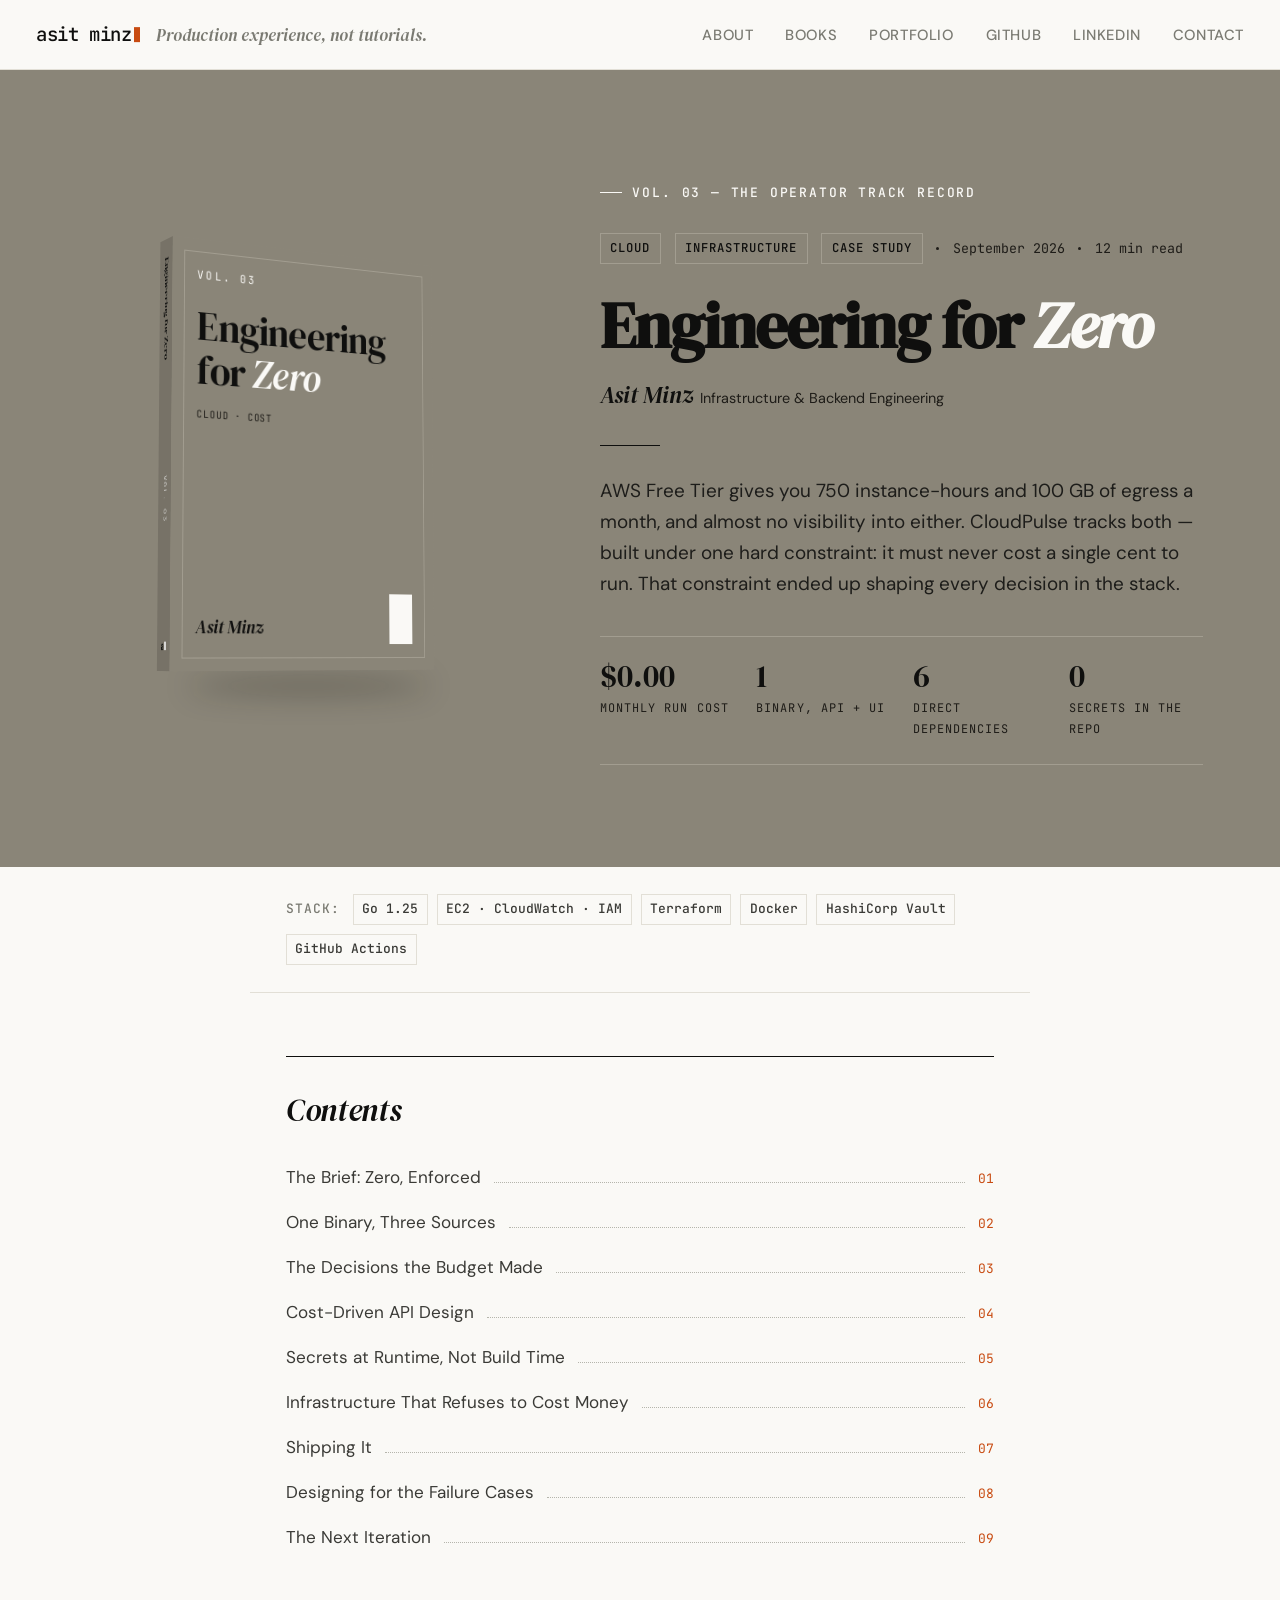
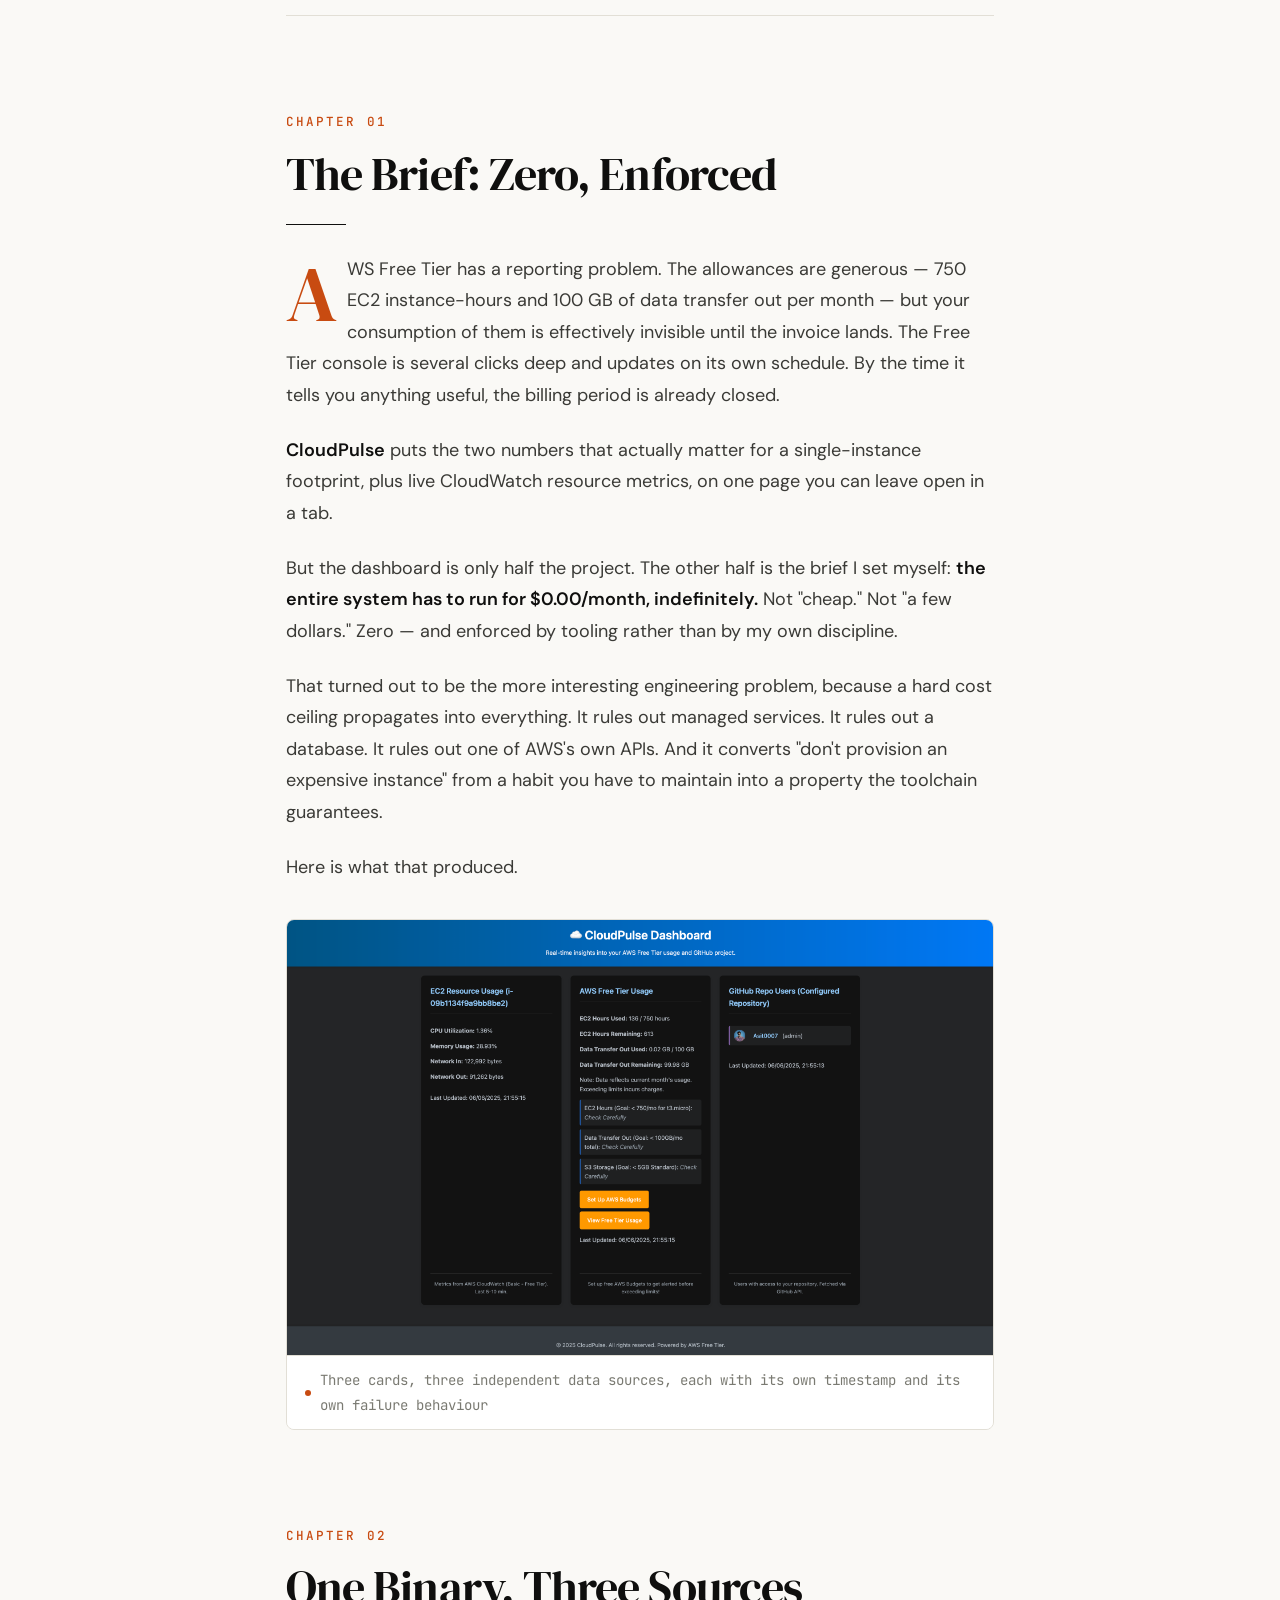
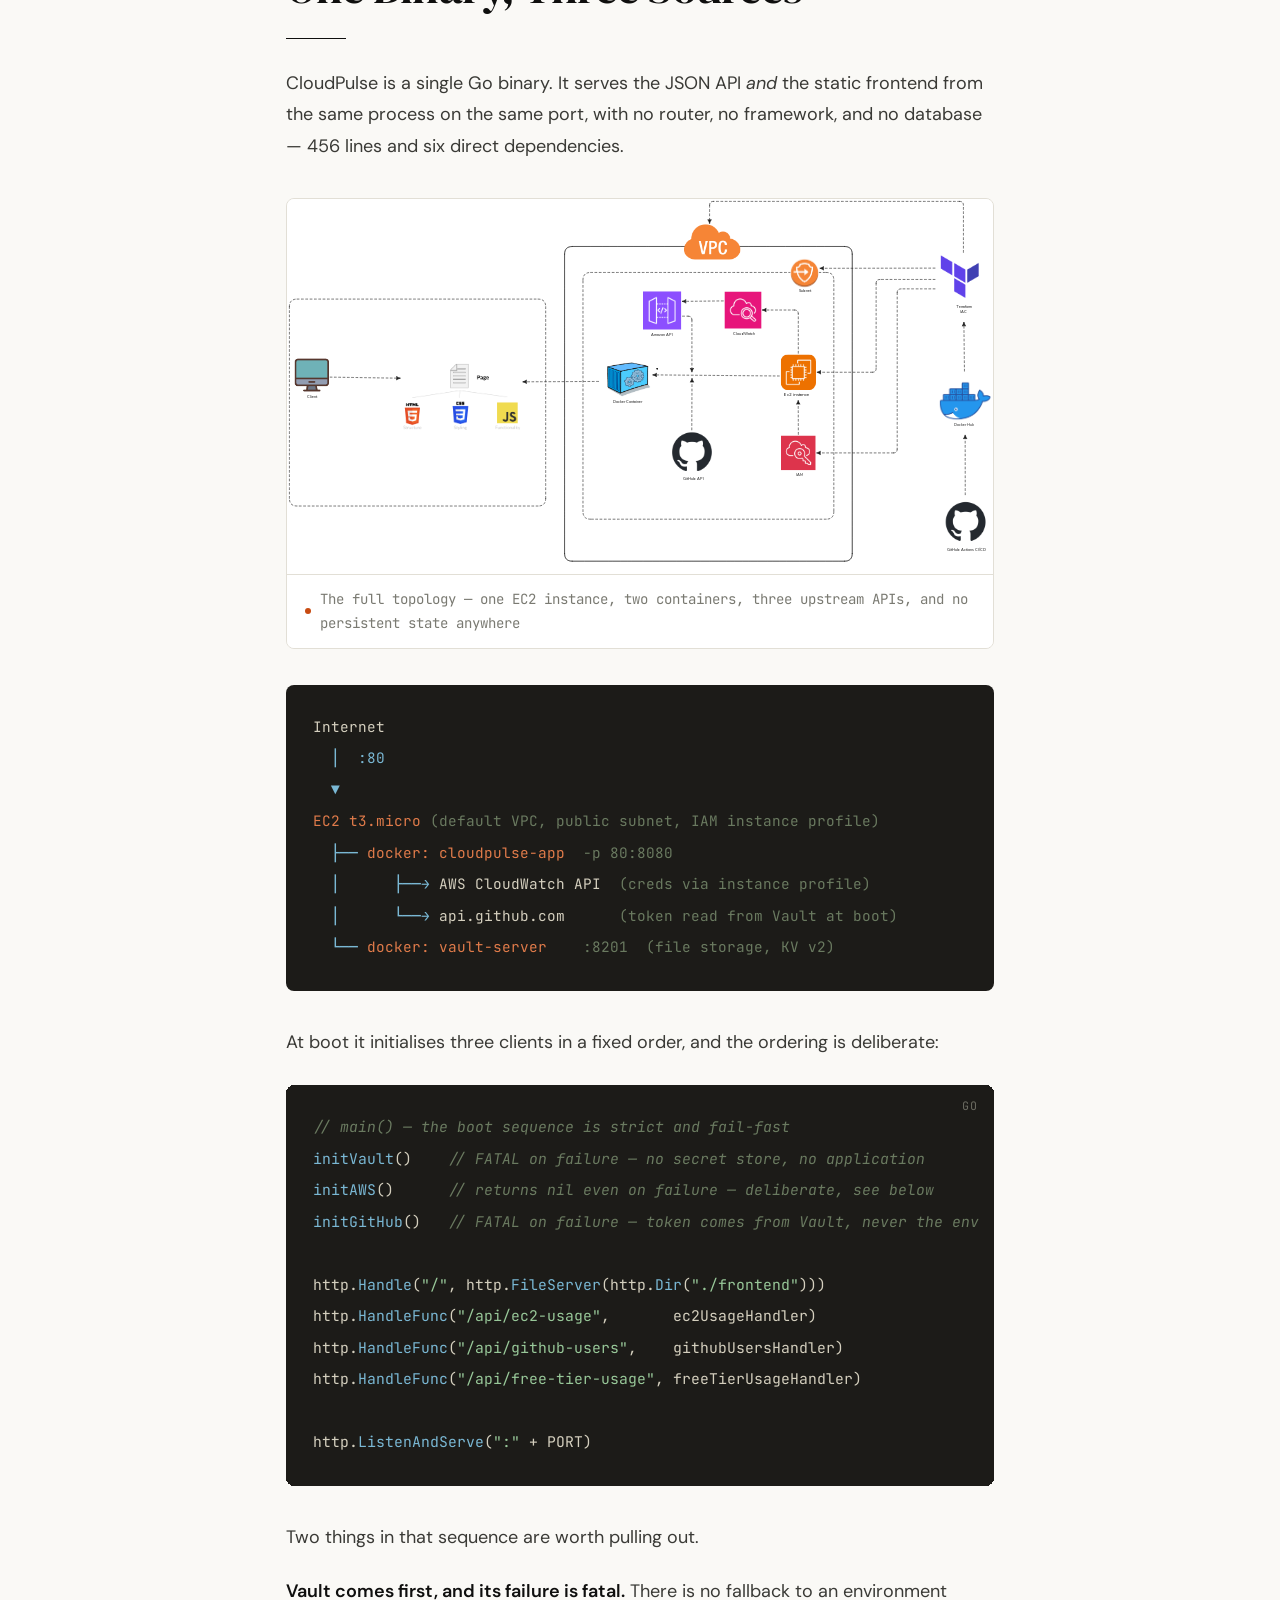
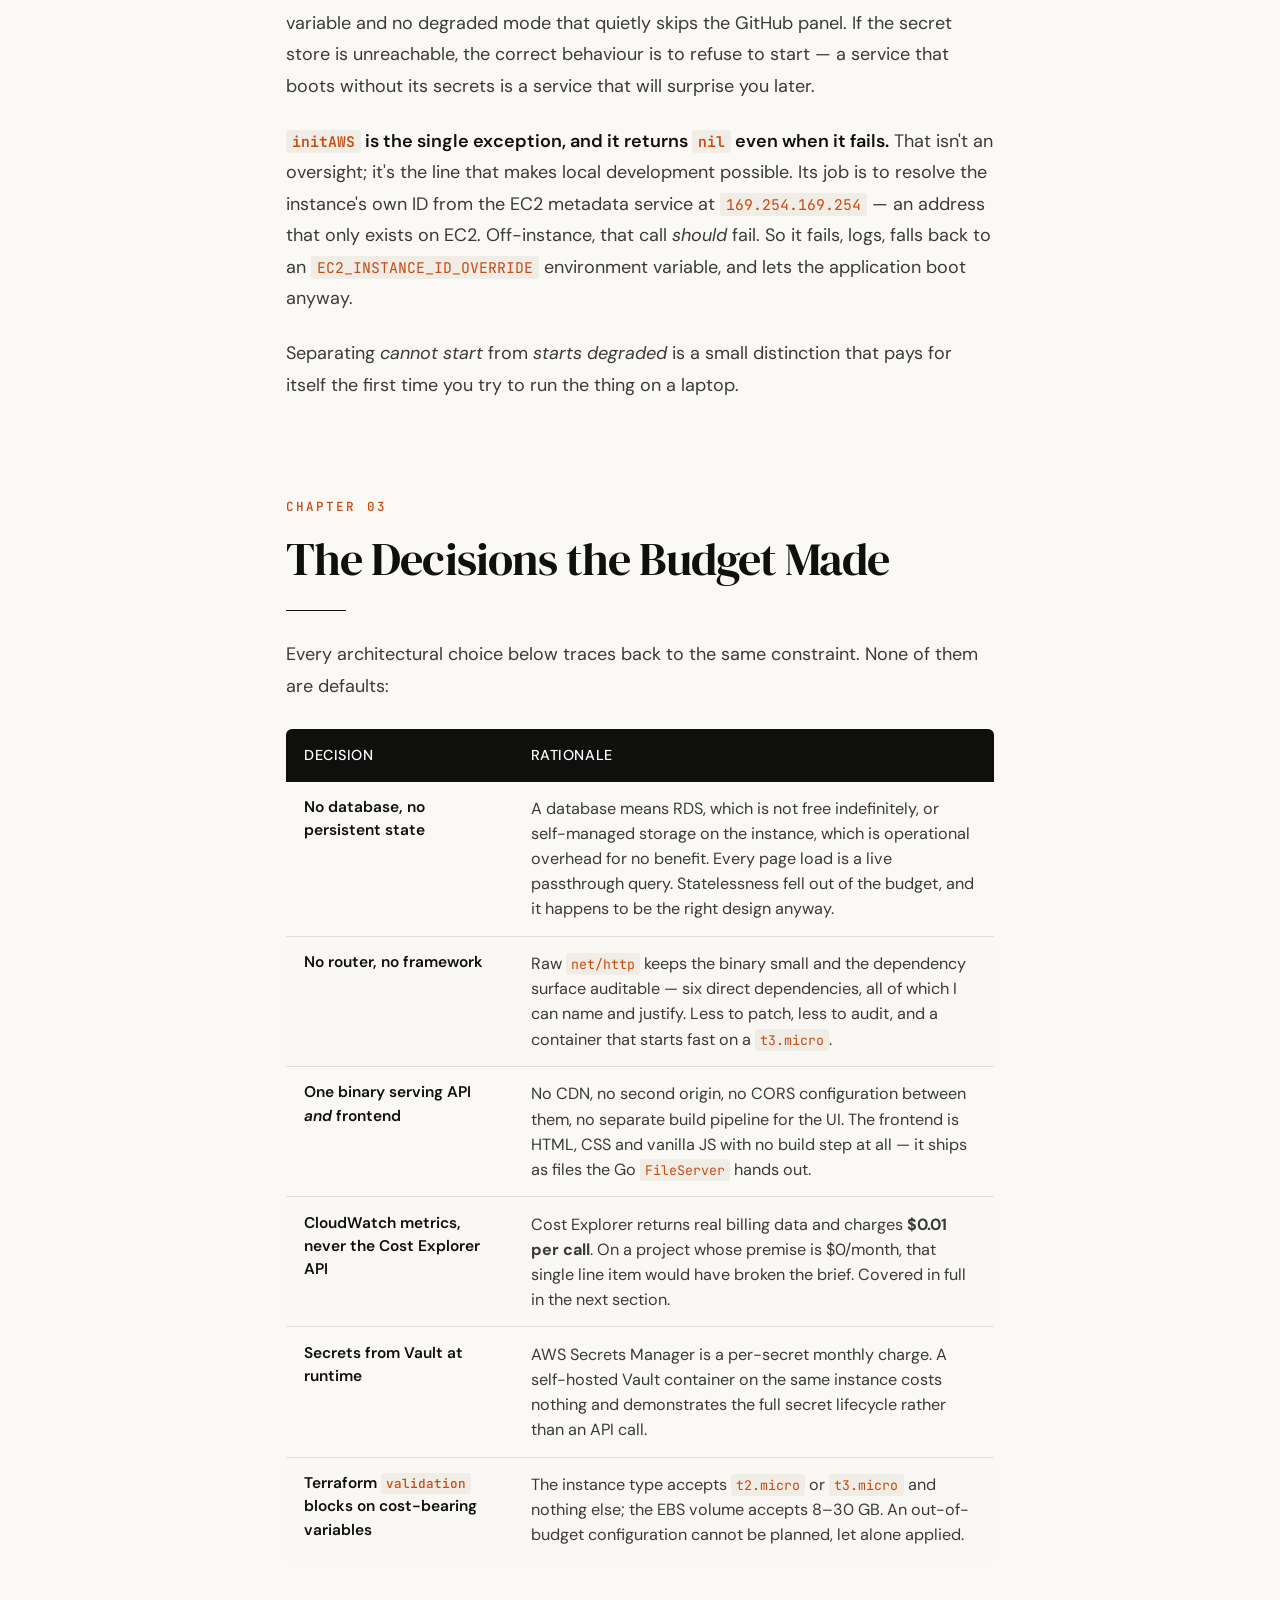
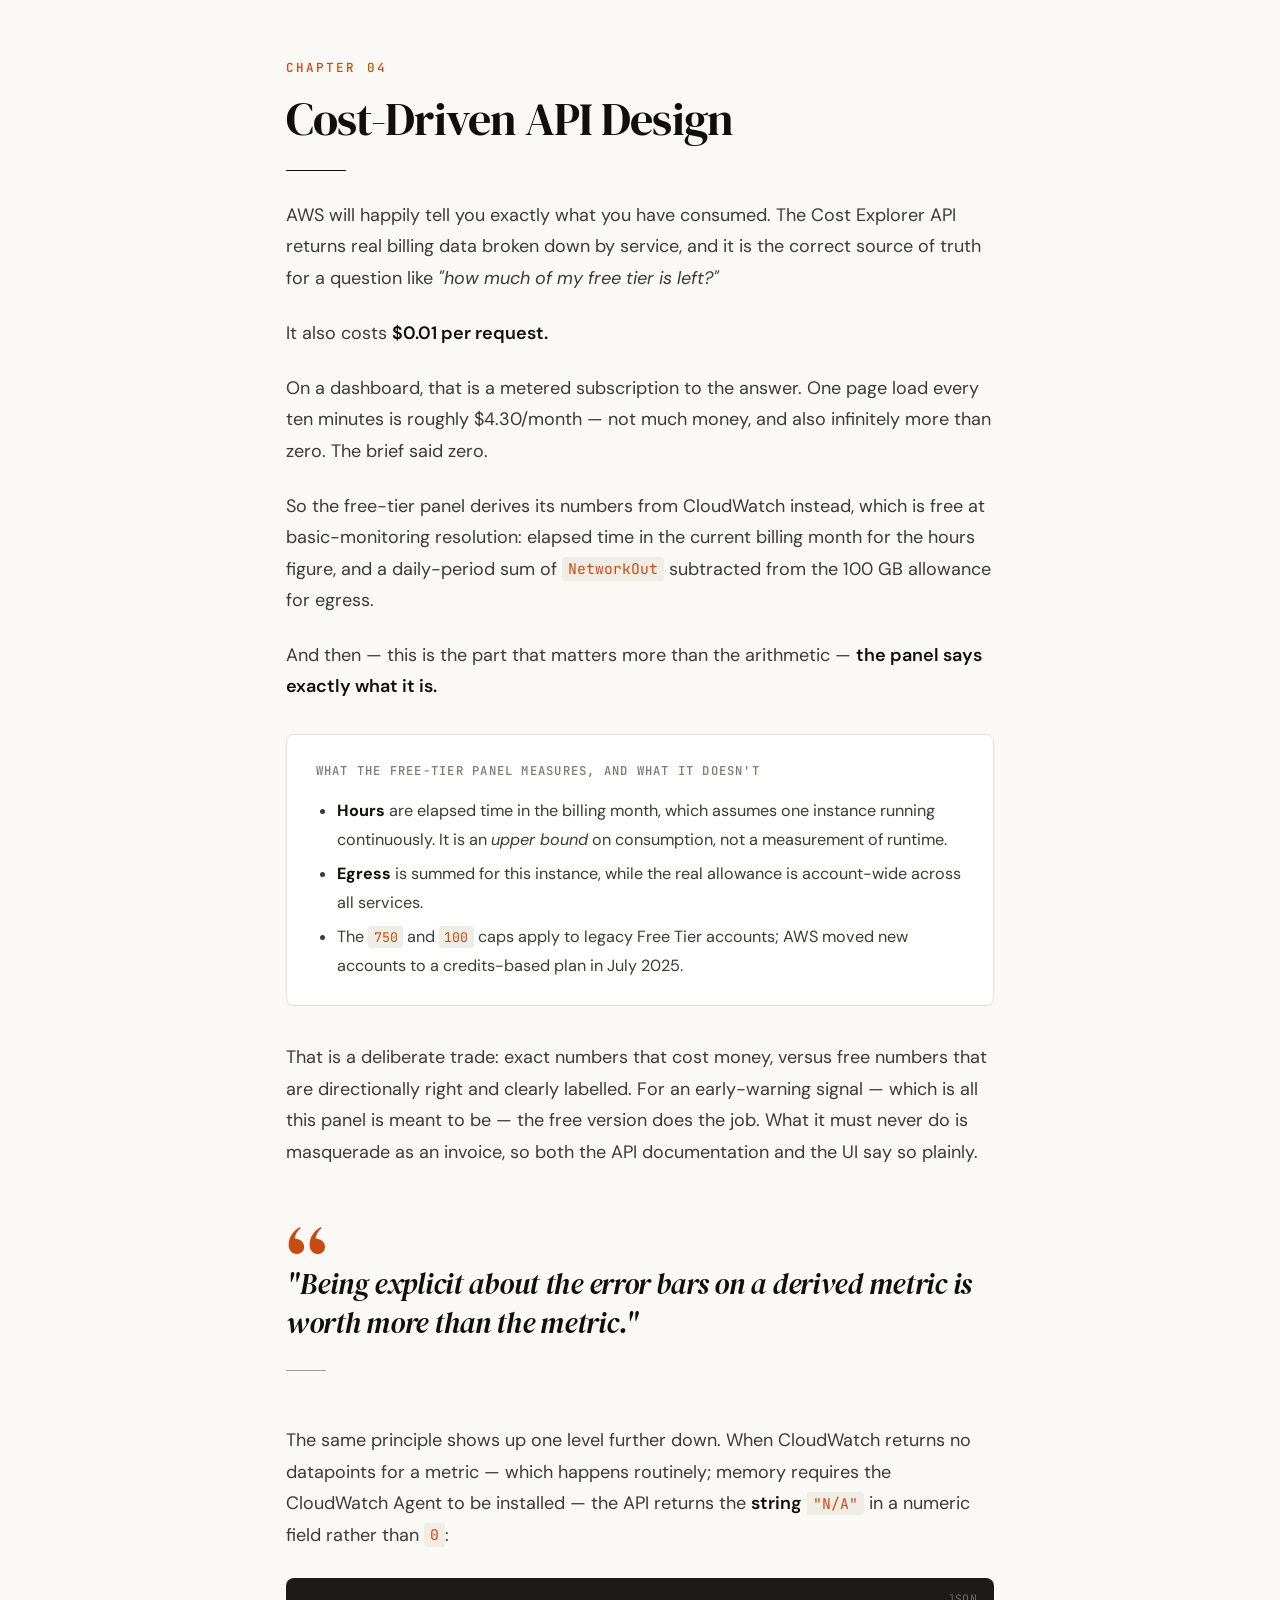
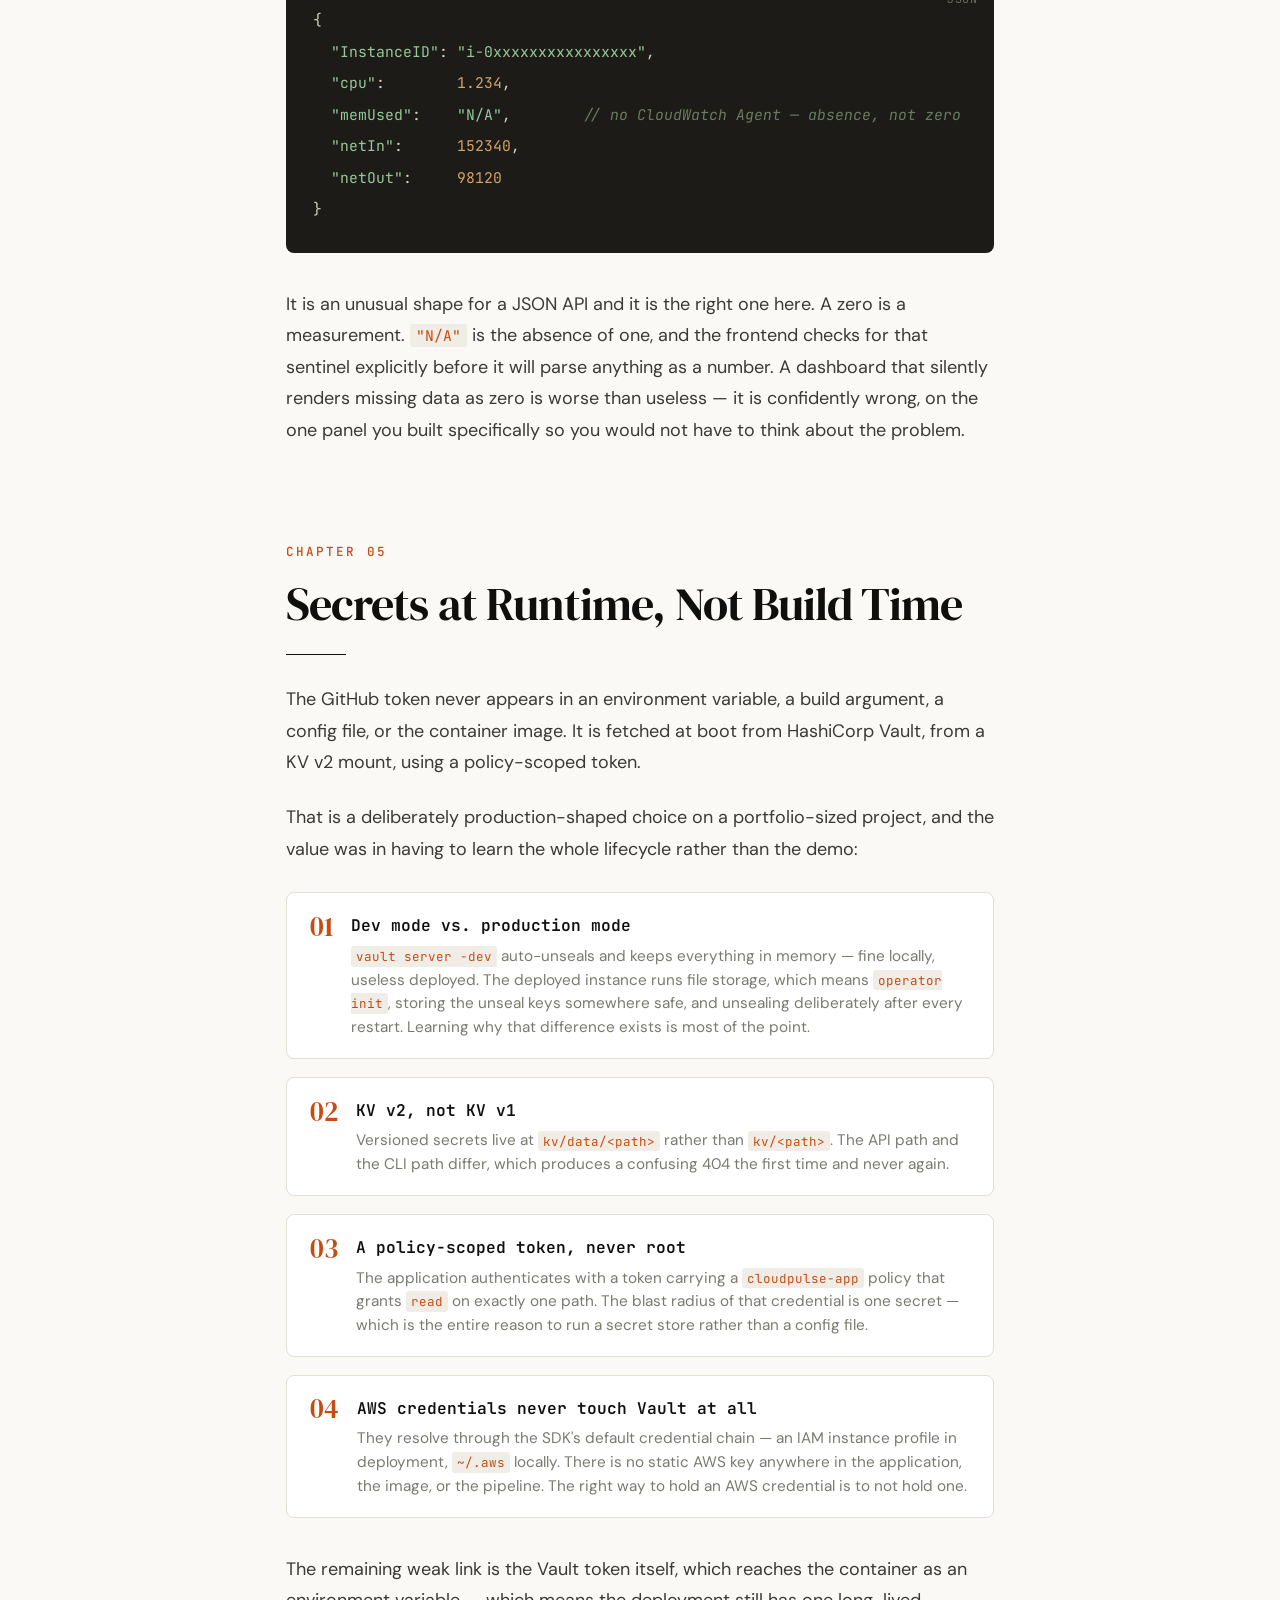
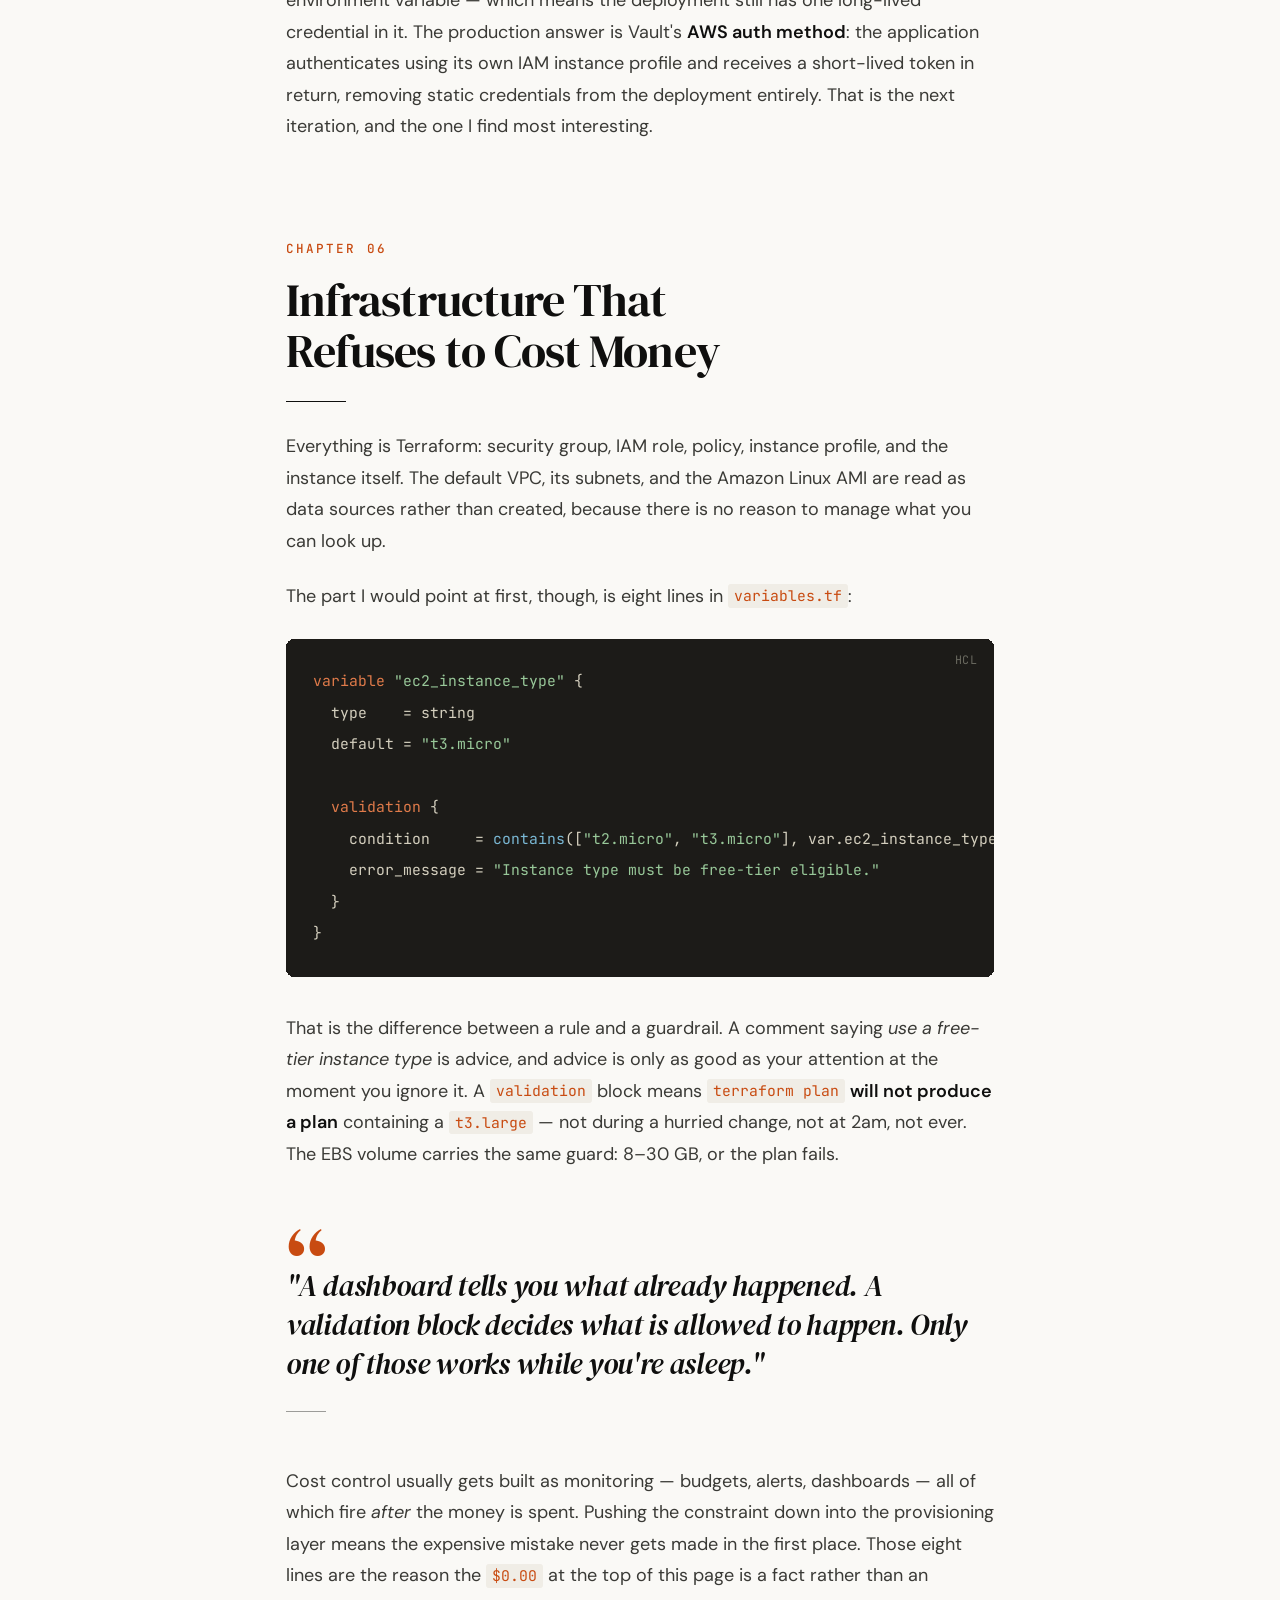
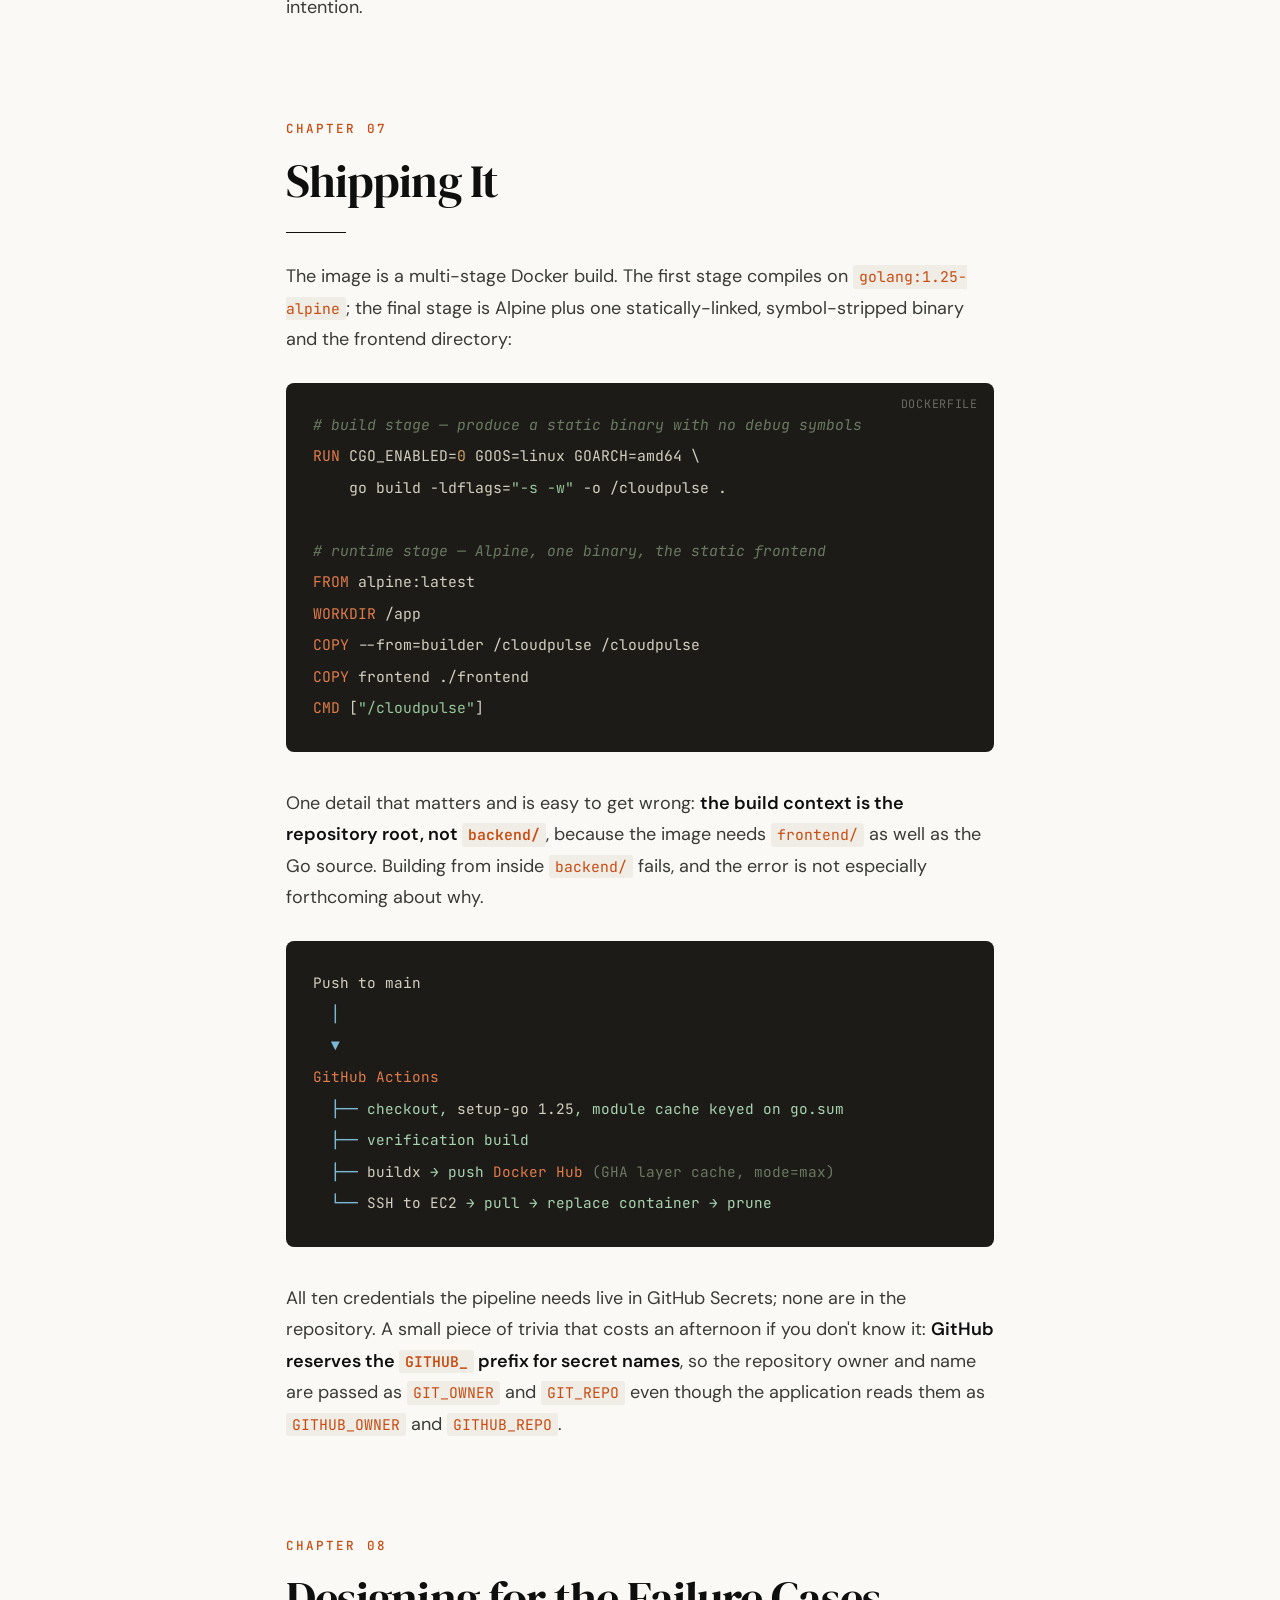
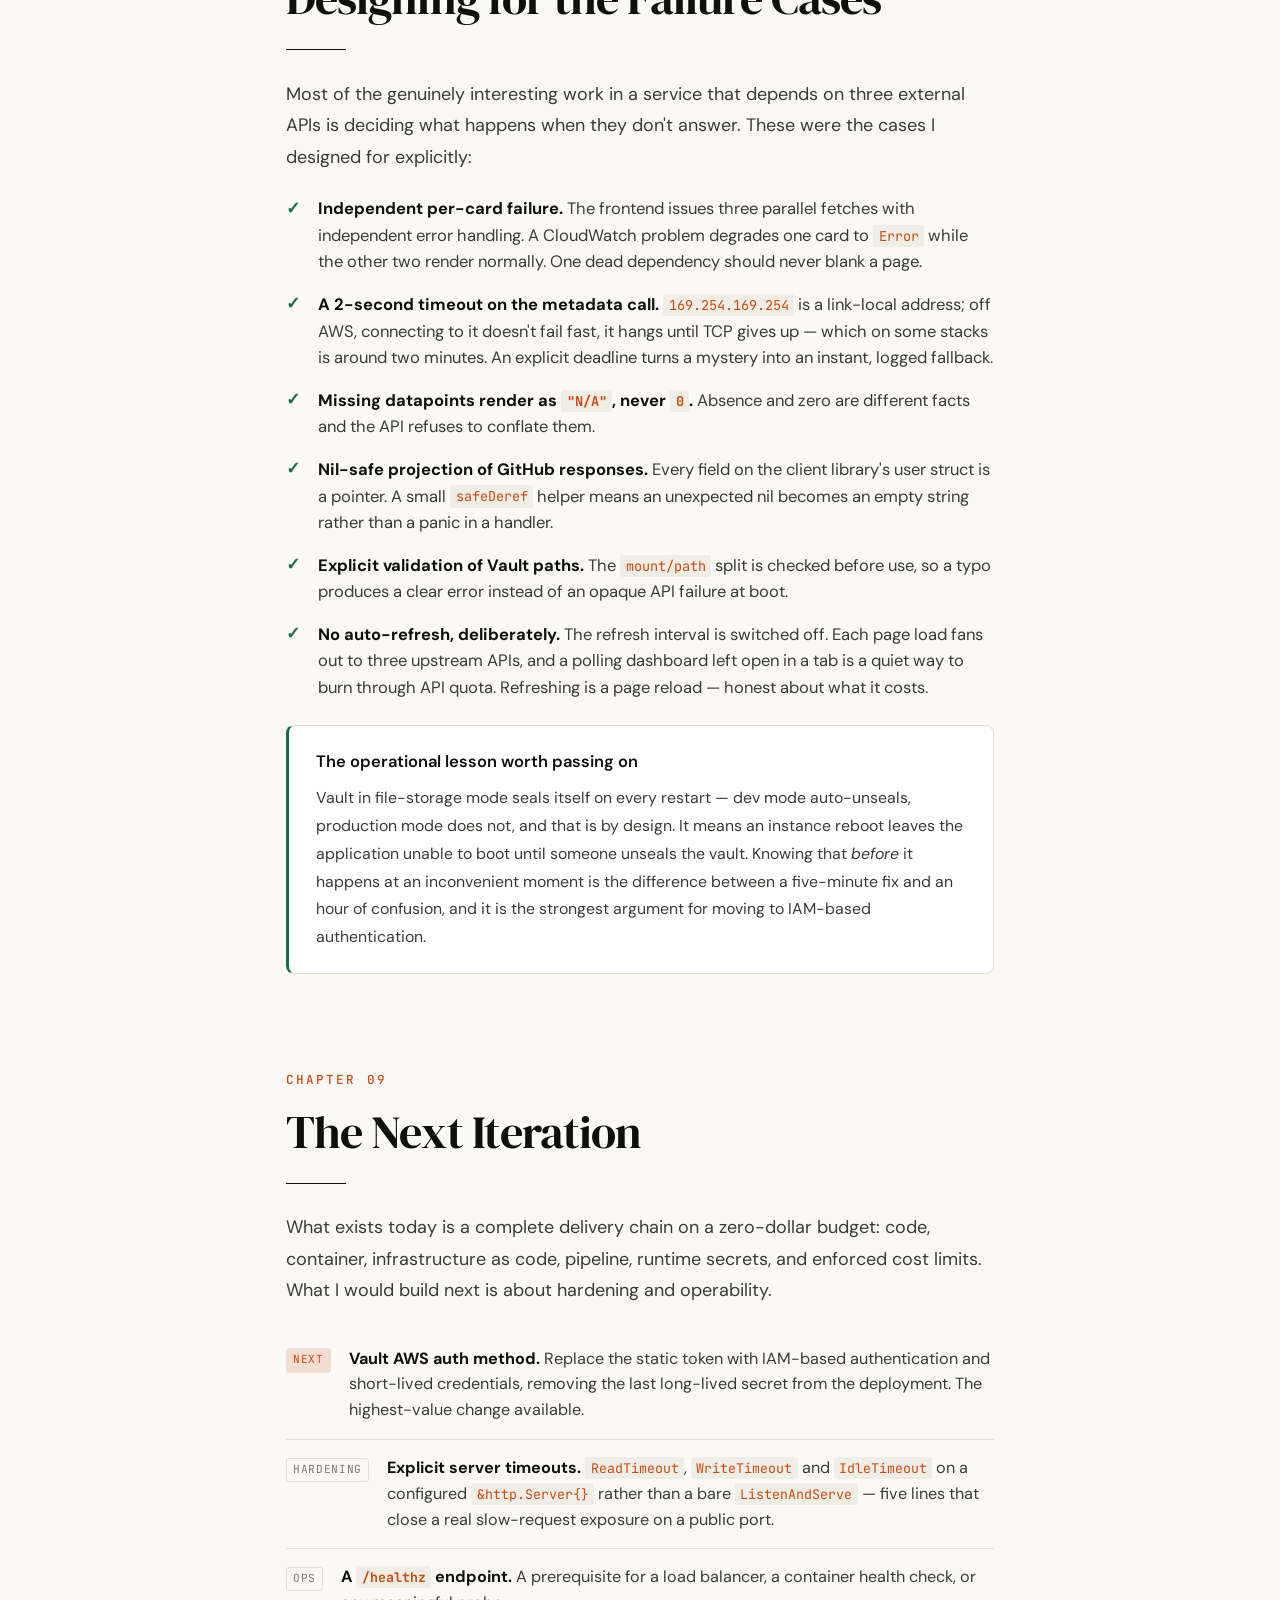
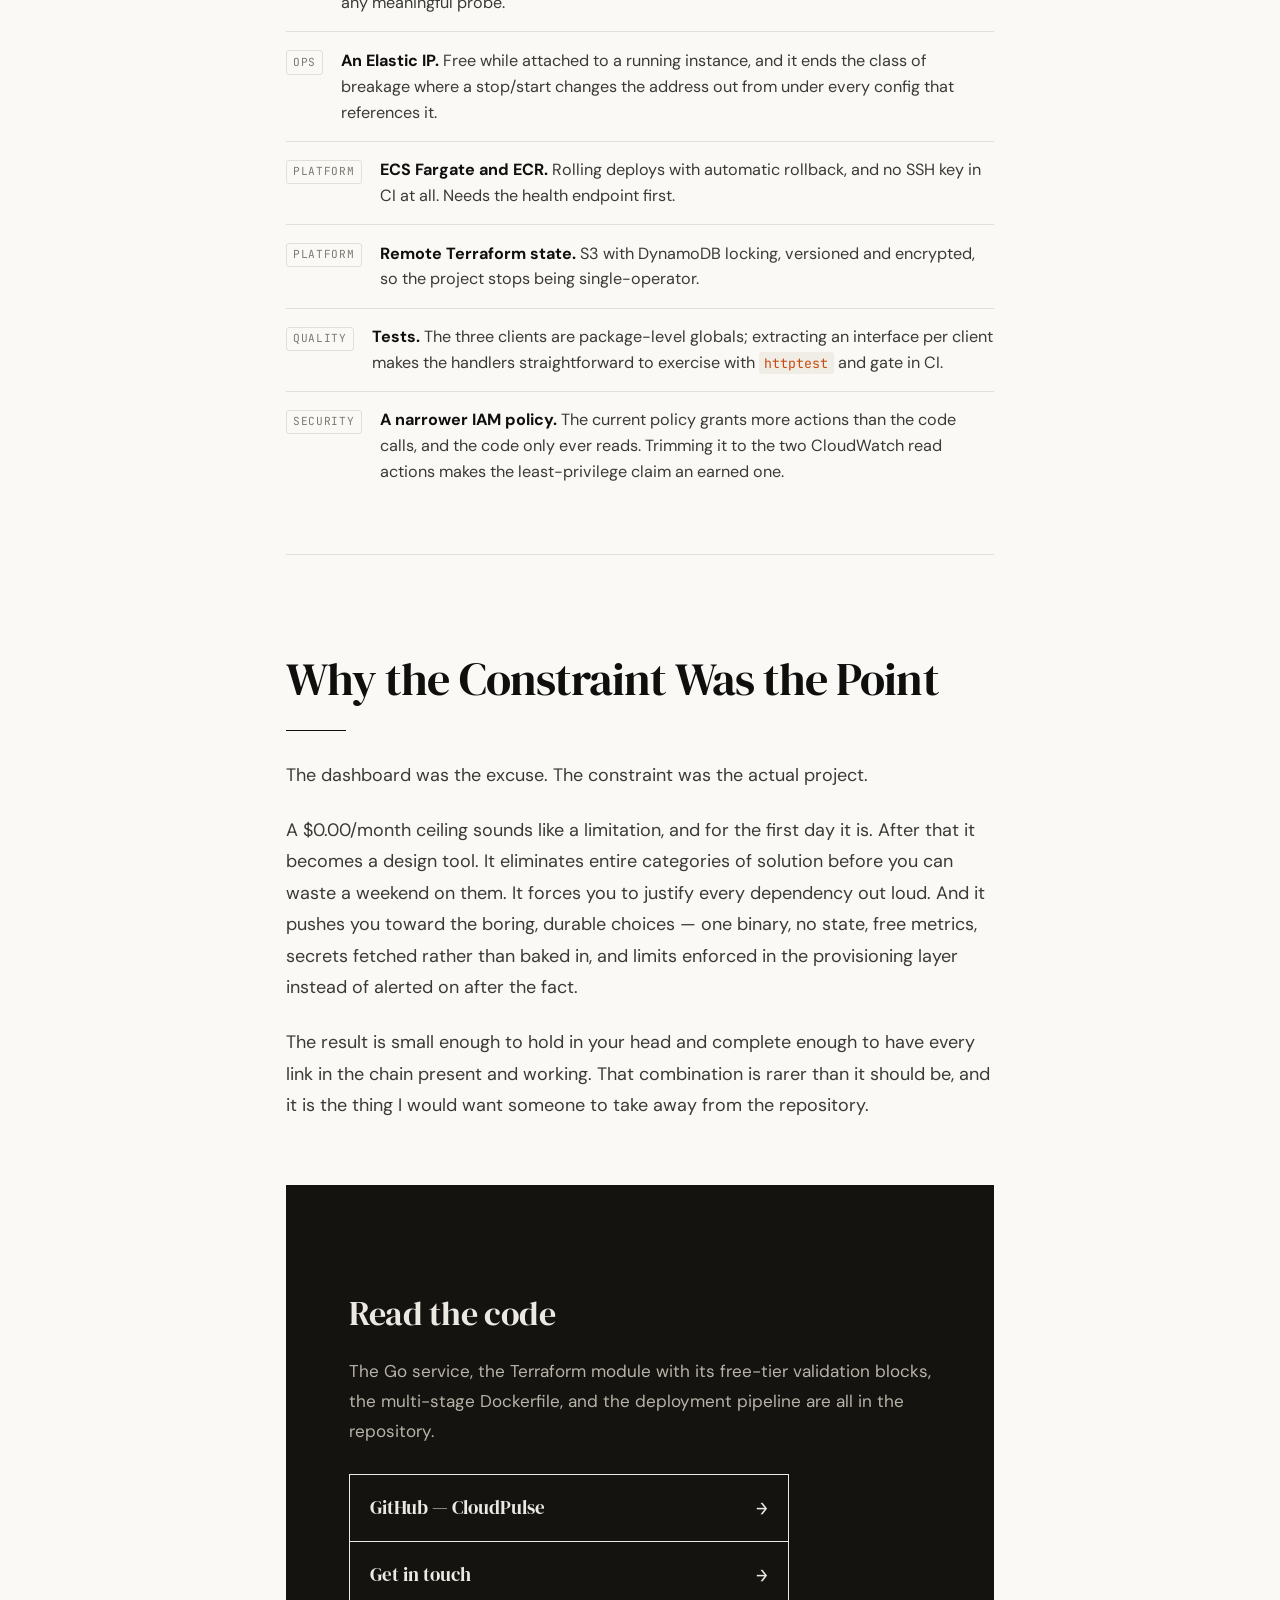
<file: posts/cloudpulse/index.html>
<!DOCTYPE html>
<html lang="en">
<head>
<meta charset="UTF-8">
<meta name="viewport" content="width=device-width, initial-scale=1.0">
<link rel="icon" type="image/svg+xml" href="/favicon.svg">
<title>Engineering for Zero: An AWS Free Tier Tracker in Go</title>
<meta name="description" content="CloudPulse tracks AWS Free Tier usage from one Go binary, built under one rule: it must never cost a cent to run. How that rule shaped the stack.">
<link rel="canonical" href="https://blogs.asitminz.com/posts/cloudpulse/">
<link rel="preconnect" href="https://fonts.googleapis.com">
<link href="https://fonts.googleapis.com/css2?family=DM+Serif+Display:ital@0;1&family=DM+Sans:ital,wght@0,300;0,400;0,500;0,600;1,300;1,400&family=JetBrains+Mono:wght@400;500&display=swap" rel="stylesheet">
<link rel="stylesheet" href="/assets/css/tokens.css">
<style>
  *, *::before, *::after { box-sizing: border-box; margin: 0; padding: 0; }

  :root {
    --ink: #0f0f0e;
    --ink-mid: #3a3a36;
    --ink-muted: #7a7a72;
    --ink-faint: #b5b5ac;
    --bg: #faf9f6;
    --bg-card: #ffffff;
    --bg-code: #f0ede6;
    --bg-highlight: #fff8ec;
    --rule: #e2dfd6;
    --accent: #c84b11;
    --accent-soft: #f2ddd3;
    --accent-2: #1a6b4a;
    --accent-2-soft: #d3efe4;
    --blue: #1a4a8a;
    --blue-soft: #d6e4f7;
  }

  html { font-size: 18px; scroll-behavior: smooth; }

  body {
    background: var(--bg);
    color: var(--ink);
    font-family: 'DM Sans', sans-serif;
    font-weight: 400;
    line-height: 1.75;
    -webkit-font-smoothing: antialiased;
  }

  /* ── HEADER ── */
  .site-header {
    border-bottom: 1px solid var(--rule);
    padding: 1rem 2rem;
    display: flex;
    justify-content: space-between;
    align-items: center;
    background: var(--bg);
    position: sticky;
    top: 0;
    z-index: 100;
  }
  .site-header .logo {
    font-family: 'DM Serif Display', serif;
    font-size: 1.1rem;
    color: var(--ink);
    text-decoration: none;
    letter-spacing: -0.01em;
  }
  .site-header nav a {
    color: var(--ink-muted);
    text-decoration: none;
    font-size: 0.82rem;
    margin-left: 1.5rem;
    letter-spacing: 0.04em;
    text-transform: uppercase;
    font-weight: 500;
    transition: color 0.2s;
  }
  .site-header nav a:hover { color: var(--accent); }

  /* ── HERO ── */
  .hero {
    max-width: 780px;
    margin: 0 auto;
    padding: 5rem 2rem 3rem;
    border-bottom: 1px solid var(--rule);
  }
  .hero-meta {
    display: flex;
    align-items: center;
    gap: 0.75rem;
    margin-bottom: 2rem;
    flex-wrap: wrap;
  }
  .tag {
    background: var(--accent);
    color: white;
    font-size: 0.68rem;
    font-weight: 600;
    letter-spacing: 0.08em;
    text-transform: uppercase;
    padding: 0.3em 0.8em;
    border-radius: 2px;
  }
  .tag.green { background: var(--accent-2); }
  .tag.blue { background: var(--blue); }
  .hero-meta time {
    font-size: 0.82rem;
    color: var(--ink-muted);
    font-weight: 400;
  }
  .hero-meta .dot {
    width: 3px; height: 3px;
    background: var(--ink-faint);
    border-radius: 50%;
  }
  .hero-meta .read-time {
    font-size: 0.82rem;
    color: var(--ink-muted);
  }

  h1.hero-title {
    font-family: 'DM Serif Display', serif;
    font-size: clamp(2rem, 4vw, 3rem);
    line-height: 1.18;
    letter-spacing: -0.02em;
    color: var(--ink);
    margin-bottom: 1.25rem;
  }
  h1.hero-title em {
    font-style: italic;
    color: var(--accent);
  }

  .hero-sub {
    font-size: 1.1rem;
    color: var(--ink-mid);
    line-height: 1.65;
    max-width: 620px;
    margin-bottom: 2rem;
  }

  .author-row {
    display: flex;
    align-items: center;
    gap: 0.75rem;
  }
  .author-avatar {
    width: 38px; height: 38px;
    background: #c84b11;
    border-radius: 50%;
    display: flex; align-items: center; justify-content: center;
    font-family: 'DM Serif Display', serif;
    font-size: 0.9rem;
    color: white;
    flex-shrink: 0;
  }
  .author-info .name {
    font-size: 0.9rem;
    font-weight: 600;
    color: var(--ink);
    line-height: 1.2;
  }
  .author-info .role {
    font-size: 0.78rem;
    color: var(--ink-muted);
  }

  /* ── STACK BADGE STRIP ── */
  .stack-strip {
    max-width: 780px;
    margin: 0 auto;
    padding: 1.5rem 2rem;
    border-bottom: 1px solid var(--rule);
    display: flex;
    gap: 0.5rem;
    flex-wrap: wrap;
    align-items: center;
  }
  .stack-strip .label {
    font-size: 0.72rem;
    font-weight: 600;
    color: var(--ink-muted);
    text-transform: uppercase;
    letter-spacing: 0.07em;
    margin-right: 0.25rem;
  }
  .badge {
    font-family: 'JetBrains Mono', monospace;
    font-size: 0.72rem;
    padding: 0.25em 0.65em;
    border-radius: 3px;
    font-weight: 500;
    border: 1px solid transparent;
  }
  .badge.debian { background: #f2e5e8; color: #6e1a29; border-color: #e8c4ca; }
  .badge.php { background: #ece8f5; color: #3a2a7a; border-color: #cdc3ec; }
  .badge.mysql { background: #e3ecf8; color: #1a3d6e; border-color: #b8cfec; }
  .badge.nginx { background: #e4f3e9; color: #1a5a32; border-color: #b8dec5; }
  .badge.es { background: #e3eef8; color: #0a3d6e; border-color: #b0cfe8; }
  .badge.redis { background: #fde8e8; color: #7a1a1a; border-color: #f5c0c0; }
  .badge.varnish { background: #e8f2fb; color: #1a3a6a; border-color: #b8d0f0; }

  /* ── BODY CONTENT ── */
  .content {
    max-width: 780px;
    margin: 0 auto;
    padding: 3.5rem 2rem 5rem;
  }

  /* TOC */
  .toc {
    background: var(--bg-card);
    border: 1px solid var(--rule);
    border-left: 3px solid var(--accent);
    border-radius: 0 6px 6px 0;
    padding: 1.5rem 2rem;
    margin-bottom: 3.5rem;
  }
  .toc-title {
    font-family: 'DM Serif Display', serif;
    font-size: 0.9rem;
    font-weight: 400;
    color: var(--ink-muted);
    letter-spacing: 0.07em;
    text-transform: uppercase;
    margin-bottom: 1rem;
  }
  .toc ol {
    padding-left: 1.2rem;
    display: flex;
    flex-direction: column;
    gap: 0.4rem;
  }
  .toc ol li { font-size: 0.9rem; }
  .toc a {
    color: var(--ink-mid);
    text-decoration: none;
    transition: color 0.2s;
  }
  .toc a:hover { color: var(--accent); }

  /* Prose */
  h2 {
    font-family: 'DM Serif Display', serif;
    font-size: 1.7rem;
    font-weight: 400;
    letter-spacing: -0.015em;
    color: var(--ink);
    margin: 3rem 0 1rem;
    line-height: 1.25;
  }
  h3 {
    font-size: 1.05rem;
    font-weight: 600;
    color: var(--ink);
    margin: 2rem 0 0.6rem;
    letter-spacing: -0.01em;
  }
  p { margin-bottom: 1.3rem; color: var(--ink-mid); }
  p strong { color: var(--ink); font-weight: 600; }

  a { color: var(--accent); text-decoration: none; border-bottom: 1px solid var(--accent-soft); transition: border-color 0.2s; }
  a:hover { border-color: var(--accent); }

  ul, ol {
    padding-left: 1.4rem;
    margin-bottom: 1.3rem;
    color: var(--ink-mid);
  }
  li { margin-bottom: 0.35rem; }
  li strong { color: var(--ink); }

  hr {
    border: none;
    border-top: 1px solid var(--rule);
    margin: 3rem 0;
  }

  /* Code */
  code {
    font-family: 'JetBrains Mono', monospace;
    font-size: 0.82em;
    background: var(--bg-code);
    padding: 0.15em 0.4em;
    border-radius: 3px;
    color: var(--accent);
  }
  pre {
    background: #1c1b18;
    border-radius: 8px;
    padding: 1.5rem;
    overflow-x: auto;
    margin: 1.5rem 0 2rem;
    position: relative;
  }
  pre .lang-label {
    position: absolute;
    top: 0.6rem;
    right: 0.9rem;
    font-family: 'JetBrains Mono', monospace;
    font-size: 0.65rem;
    color: #6a6a60;
    text-transform: uppercase;
    letter-spacing: 0.06em;
  }
  pre code {
    background: none;
    padding: 0;
    font-size: 0.82rem;
    color: #d4cfbe;
    line-height: 1.7;
  }
  .kw { color: #e07b4a; }
  .cm { color: #6a7a60; font-style: italic; }
  .str { color: #98c899; }
  .fn { color: #7ab8d4; }
  .num { color: #d4a46a; }

  /* Pull quote */
  .pullquote {
    border-left: 3px solid var(--accent);
    padding: 1rem 1.5rem;
    margin: 2rem 0;
    background: var(--accent-soft);
    border-radius: 0 6px 6px 0;
  }
  .pullquote p {
    font-family: 'DM Serif Display', serif;
    font-size: 1.15rem;
    font-style: italic;
    color: var(--ink);
    line-height: 1.5;
    margin: 0;
  }

  /* Architecture box */
  .arch-box {
    background: #1c1b18;
    border-radius: 8px;
    padding: 1.5rem;
    margin: 1.5rem 0 2rem;
    overflow-x: auto;
  }
  .arch-box pre {
    background: none;
    border-radius: 0;
    padding: 0;
    margin: 0;
  }
  .arch-box pre code {
    color: #a8d4b0;
    font-size: 0.8rem;
  }
  .arch-box .comment-line { color: #6a7a60; }
  .arch-box .arrow { color: #7ab8d4; }
  .arch-box .label { color: #d4cfbe; }
  .arch-box .service { color: #e07b4a; }

  /* Decision table */
  .decision-table {
    width: 100%;
    border-collapse: collapse;
    margin: 1.5rem 0 2rem;
    font-size: 0.9rem;
  }
  .decision-table th {
    background: var(--ink);
    color: white;
    padding: 0.75rem 1rem;
    text-align: left;
    font-weight: 500;
    font-size: 0.8rem;
    letter-spacing: 0.04em;
    text-transform: uppercase;
  }
  .decision-table th:first-child { border-radius: 6px 0 0 0; }
  .decision-table th:last-child { border-radius: 0 6px 0 0; }
  .decision-table td {
    padding: 0.8rem 1rem;
    border-bottom: 1px solid var(--rule);
    vertical-align: top;
    color: var(--ink-mid);
    line-height: 1.55;
  }
  .decision-table td:first-child {
    font-family: 'JetBrains Mono', monospace;
    font-size: 0.8rem;
    color: var(--accent);
    font-weight: 500;
    white-space: nowrap;
  }
  .decision-table tr:last-child td { border-bottom: none; }
  .decision-table tr:nth-child(even) td { background: #faf8f4; }

  /* Perf callout */
  .perf-grid {
    display: grid;
    grid-template-columns: 1fr 1fr;
    gap: 1rem;
    margin: 1.5rem 0 2rem;
  }
  .perf-card {
    background: var(--bg-card);
    border: 1px solid var(--rule);
    border-radius: 8px;
    padding: 1.25rem 1.5rem;
  }
  .perf-card .label {
    font-size: 0.72rem;
    font-weight: 600;
    color: var(--ink-muted);
    text-transform: uppercase;
    letter-spacing: 0.07em;
    margin-bottom: 0.5rem;
  }
  .perf-card .value {
    font-family: 'DM Serif Display', serif;
    font-size: 2rem;
    color: var(--ink);
    line-height: 1;
    margin-bottom: 0.3rem;
  }
  .perf-card .desc { font-size: 0.82rem; color: var(--ink-muted); }
  .perf-card.highlight { border-color: var(--accent-2); }
  .perf-card.highlight .value { color: var(--accent-2); }

  /* Script cards */
  .script-grid {
    display: grid;
    gap: 1rem;
    margin: 1.5rem 0 2rem;
  }
  .script-card {
    background: var(--bg-card);
    border: 1px solid var(--rule);
    border-radius: 8px;
    padding: 1rem 1.25rem;
    display: grid;
    grid-template-columns: auto 1fr;
    gap: 0 1rem;
    align-items: start;
  }
  .script-num {
    font-family: 'DM Serif Display', serif;
    font-size: 1.5rem;
    color: var(--accent);
    line-height: 1;
    padding-top: 0.1rem;
  }
  .script-title {
    font-size: 0.9rem;
    font-weight: 600;
    color: var(--ink);
    margin-bottom: 0.3rem;
    font-family: 'JetBrains Mono', monospace;
  }
  .script-desc { font-size: 0.85rem; color: var(--ink-muted); line-height: 1.55; }

  /* Lessons */
  .lesson {
    background: var(--bg-card);
    border: 1px solid var(--rule);
    border-radius: 8px;
    padding: 1.25rem 1.5rem;
    margin-bottom: 1rem;
    border-left: 3px solid var(--blue);
  }
  .lesson h4 {
    font-size: 0.92rem;
    font-weight: 600;
    color: var(--ink);
    margin-bottom: 0.4rem;
  }
  .lesson p { font-size: 0.88rem; margin: 0; }

  /* Closing CTA */
  .cta-box {
    background: var(--ink);
    color: white;
    border-radius: 10px;
    padding: 2.5rem;
    text-align: center;
    margin-top: 3.5rem;
  }
  .cta-box h3 {
    font-family: 'DM Serif Display', serif;
    font-size: 1.5rem;
    font-weight: 400;
    color: white;
    margin-bottom: 0.75rem;
  }
  .cta-box p { color: #b5b5ac; font-size: 0.95rem; margin-bottom: 1.5rem; }
  .cta-links {
    display: flex;
    gap: 0.75rem;
    justify-content: center;
    flex-wrap: wrap;
  }
  .cta-btn {
    display: inline-block;
    padding: 0.65rem 1.4rem;
    border-radius: 4px;
    font-size: 0.85rem;
    font-weight: 600;
    text-decoration: none;
    border: none;
    transition: opacity 0.2s;
  }
  .cta-btn:hover { opacity: 0.85; border-bottom: none; }
  .cta-btn.primary { background: var(--accent); color: white; }
  .cta-btn.secondary { background: #2a2a26; color: #d4cfbe; border: 1px solid #3a3a36; }

  /* Footnote */
  .footnote {
    margin-top: 3rem;
    padding-top: 2rem;
    border-top: 1px solid var(--rule);
    font-size: 0.8rem;
    color: var(--ink-muted);
    display: flex;
    justify-content: space-between;
    flex-wrap: wrap;
    gap: 0.5rem;
  }

  /* ── SCREENSHOTS ── */
  .screenshot {
    margin: 2rem 0;
    border-radius: 8px;
    overflow: hidden;
    border: 1px solid var(--rule);
  }
  .screenshot img {
    width: 100%;
    display: block;
  }
  .screenshot figcaption {
    background: var(--bg-card);
    border-top: 1px solid var(--rule);
    padding: 0.65rem 1rem;
    font-size: 0.78rem;
    color: var(--ink-muted);
    font-family: 'JetBrains Mono', monospace;
    display: flex;
    align-items: center;
    gap: 0.5rem;
  }
  .screenshot figcaption::before {
    content: '';
    display: inline-block;
    width: 6px; height: 6px;
    border-radius: 50%;
    background: var(--accent);
    flex-shrink: 0;
  }
  .screenshot-pair {
    display: grid;
    grid-template-columns: 1fr 1fr;
    gap: 1rem;
    margin: 2rem 0;
  }
  .screenshot-pair .screenshot { margin: 0; }

  @media (max-width: 600px) {
    .perf-grid { grid-template-columns: 1fr; }
    .screenshot-pair { grid-template-columns: 1fr; }
    .site-header nav { display: none; }
    h2 { font-size: 1.4rem; }
  }

  /* ── STACK BADGES (this post) ── */
  .badge.go        { background: #e0f2f7; color: #05506b; border-color: #b3dfec; }
  .badge.terraform { background: #efe8f8; color: #4b1f8a; border-color: #d5c4ee; }
  .badge.docker    { background: #e3edfb; color: #17457f; border-color: #bcd3f2; }
  .badge.aws       { background: #fdefdd; color: #8a4c05; border-color: #f4d3ab; }
  .badge.vault     { background: #f1eee9; color: #3a3a36; border-color: #ddd8cf; }
  .badge.actions   { background: #e9e6f4; color: #332a6b; border-color: #cbc5e6; }

  /* ── HERO STAT BAND ── */
  .hero-stats {
    display: grid;
    grid-template-columns: repeat(4, 1fr);
    gap: 1.25rem;
    margin: 2.25rem 0 2rem;
    padding: 1.35rem 0;
    border-top: 1px solid var(--rule);
    border-bottom: 1px solid var(--rule);
  }
  .hero-stat .val {
    font-family: 'DM Serif Display', serif;
    font-size: 1.75rem;
    line-height: 1;
    color: var(--accent-2);
    margin-bottom: 0.3rem;
  }
  .hero-stat .lbl {
    font-family: 'JetBrains Mono', monospace;
    font-size: 0.66rem;
    letter-spacing: 0.09em;
    text-transform: uppercase;
    color: var(--ink-muted);
  }

  /* ── NUMBERED SECTION HEADINGS ── */
  h2 .sec-num {
    display: block;
    font-family: 'JetBrains Mono', monospace;
    font-size: 0.68rem;
    font-weight: 500;
    letter-spacing: 0.14em;
    color: var(--accent);
    margin-bottom: 0.55rem;
  }
  h2 { scroll-margin-top: 5rem; }

  /* ── CALLOUT ── */
  .callout {
    background: var(--bg-card);
    border: 1px solid var(--rule);
    border-radius: 8px;
    padding: 1.4rem 1.6rem;
    margin: 1.75rem 0 2rem;
  }
  .callout .callout-title {
    font-family: 'JetBrains Mono', monospace;
    font-size: 0.68rem;
    font-weight: 500;
    letter-spacing: 0.1em;
    text-transform: uppercase;
    color: var(--ink-muted);
    margin-bottom: 0.85rem;
  }
  .callout ul, .callout p { margin-bottom: 0; }
  .callout ul { padding-left: 1.2rem; }
  .callout li { font-size: 0.9rem; }
  .callout li:last-child { margin-bottom: 0; }

  /* ── DECISION TABLE: labels here are phrases, so column 1 must wrap ── */
  .decision-table td:first-child {
    white-space: normal;
    width: 32%;
    line-height: 1.5;
    font-family: 'DM Sans', sans-serif;
    font-size: 0.86rem;
    color: var(--ink);
    font-weight: 600;
  }
  .decision-table td:first-child code { color: var(--accent); font-weight: 500; }

  /* ── CHECK LIST ── */
  .wins { list-style: none; padding-left: 0; }
  .wins li {
    position: relative;
    padding-left: 1.8rem;
    margin-bottom: 0.9rem;
    font-size: 0.92rem;
    line-height: 1.6;
  }
  .wins li::before {
    content: '✓';
    position: absolute;
    left: 0;
    top: -0.05rem;
    color: var(--accent-2);
    font-weight: 700;
  }

  /* ── ROADMAP ── */
  .roadmap { list-style: none; padding-left: 0; margin-bottom: 2rem; }
  .roadmap li {
    display: grid;
    grid-template-columns: auto 1fr;
    gap: 0 1rem;
    padding: 0.85rem 0;
    border-bottom: 1px solid var(--rule);
    font-size: 0.9rem;
    line-height: 1.6;
    margin: 0;
  }
  .roadmap li:last-child { border-bottom: none; }
  .roadmap .rm-tag {
    font-family: 'JetBrains Mono', monospace;
    font-size: 0.62rem;
    letter-spacing: 0.06em;
    text-transform: uppercase;
    color: var(--ink-muted);
    border: 1px solid var(--rule);
    border-radius: 3px;
    padding: 0.2em 0.55em;
    height: fit-content;
    margin-top: 0.15rem;
    white-space: nowrap;
  }
  .roadmap .rm-tag.next { color: var(--accent); border-color: var(--accent-soft); background: var(--accent-soft); }

  .lesson.win { border-left-color: var(--accent-2); }

  @media (max-width: 600px) {
    .hero-stats { grid-template-columns: repeat(2, 1fr); gap: 1.25rem 1rem; }
    .roadmap li { grid-template-columns: 1fr; gap: 0.4rem; }
    .roadmap .rm-tag { justify-self: start; }
  }
</style>
<link rel="stylesheet" href="/assets/css/press.css">
<script src="/assets/js/press.js" defer></script>
</head>
<body class="press-post">

<header class="site-header">
  <div class="masthead">
    <a class="wordmark" href="/">asit minz<span class="caret" aria-hidden="true"></span></a>
    <span class="masthead-tagline">Production experience, not tutorials.</span>
  </div>
  <nav>
    <a href="/about/">About</a>
    <a href="/books/">Books</a>
    <a href="https://asitminz.com" target="_blank">Portfolio</a>
    <a href="https://github.com/Asit0007" target="_blank">GitHub</a>
    <a href="https://linkedin.com/in/asitminz" target="_blank">LinkedIn</a>
    <a href="mailto:asitminz007@gmail.com">Contact</a>
  </nav>
</header>

<!-- HERO -->
<section class="hero press-hero vol--cloudpulse">
  <div class="press-hero__stage">
    <div class="book" data-book style="--bt: 30px; --title-scale: 0.14" aria-hidden="true">
      <div class="book__body">
        <div class="book__face book__front">
          <span class="book__vol">Vol. 03</span>
          <span class="book__title">Engineering for <em>Zero</em></span>
          <span class="book__kicker">Cloud &middot; Cost</span>
          <span class="book__foot"><span class="book__author">Asit Minz</span><span class="book__caret"></span></span>
        </div>
        <div class="book__face book__back"><span class="press-mark">a<i></i></span></div>
        <div class="book__face book__spine">
          <span class="book__spine-title">Engineering for Zero</span>
          <span class="book__spine-vol">Vol. 03</span>
          <span class="press-mark" style="font-size: 11px">a<i></i></span>
        </div>
        <div class="book__face book__pages"></div>
        <div class="book__face book__top"></div>
        <div class="book__face book__bottom"></div>
      </div>
    </div>
  </div>
  <div class="press-hero__info">
  <span class="eyebrow">Vol. 03 &mdash; the operator track record</span>

  <div class="hero-meta">
    <span class="tag">Cloud</span>
    <span class="tag green">Infrastructure</span>
    <span class="tag blue">Case Study</span>
    <span class="dot"></span>
    <time datetime="2026-09-02">September 2026</time>
    <span class="dot"></span>
    <span class="read-time">12 min read</span>
  </div>

  <h1 class="hero-title">
    Engineering for <em>Zero</em>
  </h1>

  <p class="press-byline">Asit Minz<span>Infrastructure &amp; Backend Engineering</span></p>
  <span class="press-rule" aria-hidden="true"></span>

  <p class="hero-sub">
    AWS Free Tier gives you 750 instance-hours and 100 GB of egress a month, and almost no visibility into either. CloudPulse tracks both — built under one hard constraint: it must never cost a single cent to run. That constraint ended up shaping every decision in the stack.
  </p>

  <div class="hero-stats">
    <div class="hero-stat">
      <div class="val">$0.00</div>
      <div class="lbl">Monthly run cost</div>
    </div>
    <div class="hero-stat">
      <div class="val">1</div>
      <div class="lbl">Binary, API + UI</div>
    </div>
    <div class="hero-stat">
      <div class="val">6</div>
      <div class="lbl">Direct dependencies</div>
    </div>
    <div class="hero-stat">
      <div class="val">0</div>
      <div class="lbl">Secrets in the repo</div>
    </div>
  </div>
  </div>
</section>

<!-- STACK BADGES -->
<div class="stack-strip">
  <span class="label">Stack:</span>
  <span class="badge go">Go 1.25</span>
  <span class="badge aws">EC2 · CloudWatch · IAM</span>
  <span class="badge terraform">Terraform</span>
  <span class="badge docker">Docker</span>
  <span class="badge vault">HashiCorp Vault</span>
  <span class="badge actions">GitHub Actions</span>
</div>

<!-- CONTENT -->
<main class="content">

  <div class="toc">
    <div class="toc-title">Contents</div>
    <ol>
      <li><a href="#brief">The Brief: Zero, Enforced</a></li>
      <li><a href="#binary">One Binary, Three Sources</a></li>
      <li><a href="#decisions">The Decisions the Budget Made</a></li>
      <li><a href="#api">Cost-Driven API Design</a></li>
      <li><a href="#secrets">Secrets at Runtime, Not Build Time</a></li>
      <li><a href="#guardrails">Infrastructure That Refuses to Cost Money</a></li>
      <li><a href="#shipping">Shipping It</a></li>
      <li><a href="#failure">Designing for the Failure Cases</a></li>
      <li><a href="#next">The Next Iteration</a></li>
    </ol>
  </div>

  <!-- 01 -->
  <h2 id="brief"><span class="sec-num">01</span>The Brief: Zero, Enforced</h2>

  <p>
    AWS Free Tier has a reporting problem. The allowances are generous — 750 EC2 instance-hours and 100 GB of data transfer out per month — but your consumption of them is effectively invisible until the invoice lands. The Free Tier console is several clicks deep and updates on its own schedule. By the time it tells you anything useful, the billing period is already closed.
  </p>

  <p>
    <strong>CloudPulse</strong> puts the two numbers that actually matter for a single-instance footprint, plus live CloudWatch resource metrics, on one page you can leave open in a tab.
  </p>

  <p>
    But the dashboard is only half the project. The other half is the brief I set myself: <strong>the entire system has to run for $0.00/month, indefinitely.</strong> Not "cheap." Not "a few dollars." Zero — and enforced by tooling rather than by my own discipline.
  </p>

  <p>
    That turned out to be the more interesting engineering problem, because a hard cost ceiling propagates into everything. It rules out managed services. It rules out a database. It rules out one of AWS's own APIs. And it converts "don't provision an expensive instance" from a habit you have to maintain into a property the toolchain guarantees.
  </p>

  <p>Here is what that produced.</p>

  <figure class="screenshot">
    <img src="/assets/images/cloudpulse/dashboard.png" alt="The CloudPulse dashboard — three cards showing EC2 resource usage, AWS Free Tier consumption, and GitHub repository collaborators">
    <figcaption>Three cards, three independent data sources, each with its own timestamp and its own failure behaviour</figcaption>
  </figure>

  <!-- 02 -->
  <h2 id="binary"><span class="sec-num">02</span>One Binary, Three Sources</h2>

  <p>
    CloudPulse is a single Go binary. It serves the JSON API <em>and</em> the static frontend from the same process on the same port, with no router, no framework, and no database — 456 lines and six direct dependencies.
  </p>

  <figure class="screenshot">
    <img src="/assets/images/cloudpulse/architecture.svg" alt="CloudPulse architecture — a Go binary on EC2 reading AWS CloudWatch and the GitHub API, with HashiCorp Vault supplying the GitHub token at boot">
    <figcaption>The full topology — one EC2 instance, two containers, three upstream APIs, and no persistent state anywhere</figcaption>
  </figure>

  <div class="arch-box">
    <pre><code><span class="label">Internet</span>
  <span class="arrow">│  :80</span>
  <span class="arrow">▼</span>
<span class="service">EC2 t3.micro</span> <span class="comment-line">(default VPC, public subnet, IAM instance profile)</span>
  <span class="arrow">├──</span> <span class="service">docker: cloudpulse-app</span>  <span class="comment-line">-p 80:8080</span>
  <span class="arrow">│      ├──→</span> <span class="label">AWS CloudWatch API</span>  <span class="comment-line">(creds via instance profile)</span>
  <span class="arrow">│      └──→</span> <span class="label">api.github.com</span>      <span class="comment-line">(token read from Vault at boot)</span>
  <span class="arrow">└──</span> <span class="service">docker: vault-server</span>    <span class="comment-line">:8201  (file storage, KV v2)</span></code></pre>
  </div>

  <p>At boot it initialises three clients in a fixed order, and the ordering is deliberate:</p>

  <pre><span class="lang-label">go</span><code><span class="cm">// main() — the boot sequence is strict and fail-fast</span>
<span class="fn">initVault</span>()    <span class="cm">// FATAL on failure — no secret store, no application</span>
<span class="fn">initAWS</span>()      <span class="cm">// returns nil even on failure — deliberate, see below</span>
<span class="fn">initGitHub</span>()   <span class="cm">// FATAL on failure — token comes from Vault, never the env</span>

http.<span class="fn">Handle</span>(<span class="str">"/"</span>, http.<span class="fn">FileServer</span>(http.<span class="fn">Dir</span>(<span class="str">"./frontend"</span>)))
http.<span class="fn">HandleFunc</span>(<span class="str">"/api/ec2-usage"</span>,       ec2UsageHandler)
http.<span class="fn">HandleFunc</span>(<span class="str">"/api/github-users"</span>,    githubUsersHandler)
http.<span class="fn">HandleFunc</span>(<span class="str">"/api/free-tier-usage"</span>, freeTierUsageHandler)

http.<span class="fn">ListenAndServe</span>(<span class="str">":"</span> + PORT)</code></pre>

  <p>Two things in that sequence are worth pulling out.</p>

  <p>
    <strong>Vault comes first, and its failure is fatal.</strong> There is no fallback to an environment variable and no degraded mode that quietly skips the GitHub panel. If the secret store is unreachable, the correct behaviour is to refuse to start — a service that boots without its secrets is a service that will surprise you later.
  </p>

  <p>
    <strong><code>initAWS</code> is the single exception, and it returns <code>nil</code> even when it fails.</strong> That isn't an oversight; it's the line that makes local development possible. Its job is to resolve the instance's own ID from the EC2 metadata service at <code>169.254.169.254</code> — an address that only exists on EC2. Off-instance, that call <em>should</em> fail. So it fails, logs, falls back to an <code>EC2_INSTANCE_ID_OVERRIDE</code> environment variable, and lets the application boot anyway.
  </p>

  <p>
    Separating <em>cannot start</em> from <em>starts degraded</em> is a small distinction that pays for itself the first time you try to run the thing on a laptop.
  </p>

  <!-- 03 -->
  <h2 id="decisions"><span class="sec-num">03</span>The Decisions the Budget Made</h2>

  <p>Every architectural choice below traces back to the same constraint. None of them are defaults:</p>

  <table class="decision-table">
    <thead>
      <tr><th>Decision</th><th>Rationale</th></tr>
    </thead>
    <tbody>
      <tr>
        <td>No database, no persistent state</td>
        <td>A database means RDS, which is not free indefinitely, or self-managed storage on the instance, which is operational overhead for no benefit. Every page load is a live passthrough query. Statelessness fell out of the budget, and it happens to be the right design anyway.</td>
      </tr>
      <tr>
        <td>No router, no framework</td>
        <td>Raw <code>net/http</code> keeps the binary small and the dependency surface auditable — six direct dependencies, all of which I can name and justify. Less to patch, less to audit, and a container that starts fast on a <code>t3.micro</code>.</td>
      </tr>
      <tr>
        <td>One binary serving API <em>and</em> frontend</td>
        <td>No CDN, no second origin, no CORS configuration between them, no separate build pipeline for the UI. The frontend is HTML, CSS and vanilla JS with no build step at all — it ships as files the Go <code>FileServer</code> hands out.</td>
      </tr>
      <tr>
        <td>CloudWatch metrics, never the Cost Explorer API</td>
        <td>Cost Explorer returns real billing data and charges <strong>$0.01 per call</strong>. On a project whose premise is $0/month, that single line item would have broken the brief. Covered in full in the next section.</td>
      </tr>
      <tr>
        <td>Secrets from Vault at runtime</td>
        <td>AWS Secrets Manager is a per-secret monthly charge. A self-hosted Vault container on the same instance costs nothing and demonstrates the full secret lifecycle rather than an API call.</td>
      </tr>
      <tr>
        <td>Terraform <code>validation</code> blocks on cost-bearing variables</td>
        <td>The instance type accepts <code>t2.micro</code> or <code>t3.micro</code> and nothing else; the EBS volume accepts 8–30 GB. An out-of-budget configuration cannot be planned, let alone applied.</td>
      </tr>
    </tbody>
  </table>

  <!-- 04 -->
  <h2 id="api"><span class="sec-num">04</span>Cost-Driven API Design</h2>

  <p>
    AWS will happily tell you exactly what you have consumed. The Cost Explorer API returns real billing data broken down by service, and it is the correct source of truth for a question like <em>"how much of my free tier is left?"</em>
  </p>

  <p>It also costs <strong>$0.01 per request.</strong></p>

  <p>
    On a dashboard, that is a metered subscription to the answer. One page load every ten minutes is roughly $4.30/month — not much money, and also infinitely more than zero. The brief said zero.
  </p>

  <p>
    So the free-tier panel derives its numbers from CloudWatch instead, which is free at basic-monitoring resolution: elapsed time in the current billing month for the hours figure, and a daily-period sum of <code>NetworkOut</code> subtracted from the 100 GB allowance for egress.
  </p>

  <p>And then — this is the part that matters more than the arithmetic — <strong>the panel says exactly what it is.</strong></p>

  <div class="callout">
    <div class="callout-title">What the free-tier panel measures, and what it doesn't</div>
    <ul>
      <li><strong>Hours</strong> are elapsed time in the billing month, which assumes one instance running continuously. It is an <em>upper bound</em> on consumption, not a measurement of runtime.</li>
      <li><strong>Egress</strong> is summed for this instance, while the real allowance is account-wide across all services.</li>
      <li>The <code>750</code> and <code>100</code> caps apply to legacy Free Tier accounts; AWS moved new accounts to a credits-based plan in July 2025.</li>
    </ul>
  </div>

  <p>
    That is a deliberate trade: exact numbers that cost money, versus free numbers that are directionally right and clearly labelled. For an early-warning signal — which is all this panel is meant to be — the free version does the job. What it must never do is masquerade as an invoice, so both the API documentation and the UI say so plainly.
  </p>

  <div class="pullquote">
    <p>"Being explicit about the error bars on a derived metric is worth more than the metric."</p>
  </div>

  <p>
    The same principle shows up one level further down. When CloudWatch returns no datapoints for a metric — which happens routinely; memory requires the CloudWatch Agent to be installed — the API returns the <strong>string</strong> <code>"N/A"</code> in a numeric field rather than <code>0</code>:
  </p>

  <pre><span class="lang-label">json</span><code>{
  <span class="str">"InstanceID"</span>: <span class="str">"i-0xxxxxxxxxxxxxxxx"</span>,
  <span class="str">"cpu"</span>:        <span class="num">1.234</span>,
  <span class="str">"memUsed"</span>:    <span class="str">"N/A"</span>,        <span class="cm">// no CloudWatch Agent — absence, not zero</span>
  <span class="str">"netIn"</span>:      <span class="num">152340</span>,
  <span class="str">"netOut"</span>:     <span class="num">98120</span>
}</code></pre>

  <p>
    It is an unusual shape for a JSON API and it is the right one here. A zero is a measurement. <code>"N/A"</code> is the absence of one, and the frontend checks for that sentinel explicitly before it will parse anything as a number. A dashboard that silently renders missing data as zero is worse than useless — it is confidently wrong, on the one panel you built specifically so you would not have to think about the problem.
  </p>

  <!-- 05 -->
  <h2 id="secrets"><span class="sec-num">05</span>Secrets at Runtime, Not Build Time</h2>

  <p>
    The GitHub token never appears in an environment variable, a build argument, a config file, or the container image. It is fetched at boot from HashiCorp Vault, from a KV v2 mount, using a policy-scoped token.
  </p>

  <p>
    That is a deliberately production-shaped choice on a portfolio-sized project, and the value was in having to learn the whole lifecycle rather than the demo:
  </p>

  <div class="script-grid">
    <div class="script-card">
      <div class="script-num">01</div>
      <div>
        <div class="script-title">Dev mode vs. production mode</div>
        <div class="script-desc"><code>vault server -dev</code> auto-unseals and keeps everything in memory — fine locally, useless deployed. The deployed instance runs file storage, which means <code>operator init</code>, storing the unseal keys somewhere safe, and unsealing deliberately after every restart. Learning why that difference exists is most of the point.</div>
      </div>
    </div>
    <div class="script-card">
      <div class="script-num">02</div>
      <div>
        <div class="script-title">KV v2, not KV v1</div>
        <div class="script-desc">Versioned secrets live at <code>kv/data/&lt;path&gt;</code> rather than <code>kv/&lt;path&gt;</code>. The API path and the CLI path differ, which produces a confusing 404 the first time and never again.</div>
      </div>
    </div>
    <div class="script-card">
      <div class="script-num">03</div>
      <div>
        <div class="script-title">A policy-scoped token, never root</div>
        <div class="script-desc">The application authenticates with a token carrying a <code>cloudpulse-app</code> policy that grants <code>read</code> on exactly one path. The blast radius of that credential is one secret — which is the entire reason to run a secret store rather than a config file.</div>
      </div>
    </div>
    <div class="script-card">
      <div class="script-num">04</div>
      <div>
        <div class="script-title">AWS credentials never touch Vault at all</div>
        <div class="script-desc">They resolve through the SDK's default credential chain — an IAM instance profile in deployment, <code>~/.aws</code> locally. There is no static AWS key anywhere in the application, the image, or the pipeline. The right way to hold an AWS credential is to not hold one.</div>
      </div>
    </div>
  </div>

  <p>
    The remaining weak link is the Vault token itself, which reaches the container as an environment variable — which means the deployment still has one long-lived credential in it. The production answer is Vault's <strong>AWS auth method</strong>: the application authenticates using its own IAM instance profile and receives a short-lived token in return, removing static credentials from the deployment entirely. That is the next iteration, and the one I find most interesting.
  </p>

  <!-- 06 -->
  <h2 id="guardrails"><span class="sec-num">06</span>Infrastructure That Refuses to Cost Money</h2>

  <p>
    Everything is Terraform: security group, IAM role, policy, instance profile, and the instance itself. The default VPC, its subnets, and the Amazon Linux AMI are read as data sources rather than created, because there is no reason to manage what you can look up.
  </p>

  <p>The part I would point at first, though, is eight lines in <code>variables.tf</code>:</p>

  <pre><span class="lang-label">hcl</span><code><span class="kw">variable</span> <span class="str">"ec2_instance_type"</span> {
  type    = string
  default = <span class="str">"t3.micro"</span>

  <span class="kw">validation</span> {
    condition     = <span class="fn">contains</span>([<span class="str">"t2.micro"</span>, <span class="str">"t3.micro"</span>], var.ec2_instance_type)
    error_message = <span class="str">"Instance type must be free-tier eligible."</span>
  }
}</code></pre>

  <p>
    That is the difference between a rule and a guardrail. A comment saying <em>use a free-tier instance type</em> is advice, and advice is only as good as your attention at the moment you ignore it. A <code>validation</code> block means <code>terraform plan</code> <strong>will not produce a plan</strong> containing a <code>t3.large</code> — not during a hurried change, not at 2am, not ever. The EBS volume carries the same guard: 8–30 GB, or the plan fails.
  </p>

  <div class="pullquote">
    <p>"A dashboard tells you what already happened. A validation block decides what is allowed to happen. Only one of those works while you're asleep."</p>
  </div>

  <p>
    Cost control usually gets built as monitoring — budgets, alerts, dashboards — all of which fire <em>after</em> the money is spent. Pushing the constraint down into the provisioning layer means the expensive mistake never gets made in the first place. Those eight lines are the reason the <code>$0.00</code> at the top of this page is a fact rather than an intention.
  </p>

  <!-- 07 -->
  <h2 id="shipping"><span class="sec-num">07</span>Shipping It</h2>

  <p>
    The image is a multi-stage Docker build. The first stage compiles on <code>golang:1.25-alpine</code>; the final stage is Alpine plus one statically-linked, symbol-stripped binary and the frontend directory:
  </p>

  <pre><span class="lang-label">dockerfile</span><code><span class="cm"># build stage — produce a static binary with no debug symbols</span>
<span class="kw">RUN</span> CGO_ENABLED=<span class="num">0</span> GOOS=linux GOARCH=amd64 \
    go build -ldflags=<span class="str">"-s -w"</span> -o /cloudpulse .

<span class="cm"># runtime stage — Alpine, one binary, the static frontend</span>
<span class="kw">FROM</span> alpine:latest
<span class="kw">WORKDIR</span> /app
<span class="kw">COPY</span> --from=builder /cloudpulse /cloudpulse
<span class="kw">COPY</span> frontend ./frontend
<span class="kw">CMD</span> [<span class="str">"/cloudpulse"</span>]</code></pre>

  <p>
    One detail that matters and is easy to get wrong: <strong>the build context is the repository root, not <code>backend/</code></strong>, because the image needs <code>frontend/</code> as well as the Go source. Building from inside <code>backend/</code> fails, and the error is not especially forthcoming about why.
  </p>

  <div class="arch-box">
    <pre><code><span class="label">Push to main</span>
  <span class="arrow">│</span>
  <span class="arrow">▼</span>
<span class="service">GitHub Actions</span>
  <span class="arrow">├──</span> checkout, <span class="label">setup-go 1.25</span>, module cache keyed on go.sum
  <span class="arrow">├──</span> verification build
  <span class="arrow">├──</span> <span class="label">buildx</span> → push <span class="service">Docker Hub</span> <span class="comment-line">(GHA layer cache, mode=max)</span>
  <span class="arrow">└──</span> <span class="label">SSH to EC2</span> → pull → replace container → prune</code></pre>
  </div>

  <p>
    All ten credentials the pipeline needs live in GitHub Secrets; none are in the repository. A small piece of trivia that costs an afternoon if you don't know it: <strong>GitHub reserves the <code>GITHUB_</code> prefix for secret names</strong>, so the repository owner and name are passed as <code>GIT_OWNER</code> and <code>GIT_REPO</code> even though the application reads them as <code>GITHUB_OWNER</code> and <code>GITHUB_REPO</code>.
  </p>

  <!-- 08 -->
  <h2 id="failure"><span class="sec-num">08</span>Designing for the Failure Cases</h2>

  <p>
    Most of the genuinely interesting work in a service that depends on three external APIs is deciding what happens when they don't answer. These were the cases I designed for explicitly:
  </p>

  <ul class="wins">
    <li><strong>Independent per-card failure.</strong> The frontend issues three parallel fetches with independent error handling. A CloudWatch problem degrades one card to <code>Error</code> while the other two render normally. One dead dependency should never blank a page.</li>
    <li><strong>A 2-second timeout on the metadata call.</strong> <code>169.254.169.254</code> is a link-local address; off AWS, connecting to it doesn't fail fast, it hangs until TCP gives up — which on some stacks is around two minutes. An explicit deadline turns a mystery into an instant, logged fallback.</li>
    <li><strong>Missing datapoints render as <code>"N/A"</code>, never <code>0</code>.</strong> Absence and zero are different facts and the API refuses to conflate them.</li>
    <li><strong>Nil-safe projection of GitHub responses.</strong> Every field on the client library's user struct is a pointer. A small <code>safeDeref</code> helper means an unexpected nil becomes an empty string rather than a panic in a handler.</li>
    <li><strong>Explicit validation of Vault paths.</strong> The <code>mount/path</code> split is checked before use, so a typo produces a clear error instead of an opaque API failure at boot.</li>
    <li><strong>No auto-refresh, deliberately.</strong> The refresh interval is switched off. Each page load fans out to three upstream APIs, and a polling dashboard left open in a tab is a quiet way to burn through API quota. Refreshing is a page reload — honest about what it costs.</li>
  </ul>

  <div class="lesson win">
    <h4>The operational lesson worth passing on</h4>
    <p>Vault in file-storage mode seals itself on every restart — dev mode auto-unseals, production mode does not, and that is by design. It means an instance reboot leaves the application unable to boot until someone unseals the vault. Knowing that <em>before</em> it happens at an inconvenient moment is the difference between a five-minute fix and an hour of confusion, and it is the strongest argument for moving to IAM-based authentication.</p>
  </div>

  <!-- 09 -->
  <h2 id="next"><span class="sec-num">09</span>The Next Iteration</h2>

  <p>
    What exists today is a complete delivery chain on a zero-dollar budget: code, container, infrastructure as code, pipeline, runtime secrets, and enforced cost limits. What I would build next is about hardening and operability.
  </p>

  <ul class="roadmap">
    <li><span class="rm-tag next">Next</span><span><strong>Vault AWS auth method.</strong> Replace the static token with IAM-based authentication and short-lived credentials, removing the last long-lived secret from the deployment. The highest-value change available.</span></li>
    <li><span class="rm-tag">Hardening</span><span><strong>Explicit server timeouts.</strong> <code>ReadTimeout</code>, <code>WriteTimeout</code> and <code>IdleTimeout</code> on a configured <code>&amp;http.Server{}</code> rather than a bare <code>ListenAndServe</code> — five lines that close a real slow-request exposure on a public port.</span></li>
    <li><span class="rm-tag">Ops</span><span><strong>A <code>/healthz</code> endpoint.</strong> A prerequisite for a load balancer, a container health check, or any meaningful probe.</span></li>
    <li><span class="rm-tag">Ops</span><span><strong>An Elastic IP.</strong> Free while attached to a running instance, and it ends the class of breakage where a stop/start changes the address out from under every config that references it.</span></li>
    <li><span class="rm-tag">Platform</span><span><strong>ECS Fargate and ECR.</strong> Rolling deploys with automatic rollback, and no SSH key in CI at all. Needs the health endpoint first.</span></li>
    <li><span class="rm-tag">Platform</span><span><strong>Remote Terraform state.</strong> S3 with DynamoDB locking, versioned and encrypted, so the project stops being single-operator.</span></li>
    <li><span class="rm-tag">Quality</span><span><strong>Tests.</strong> The three clients are package-level globals; extracting an interface per client makes the handlers straightforward to exercise with <code>httptest</code> and gate in CI.</span></li>
    <li><span class="rm-tag">Security</span><span><strong>A narrower IAM policy.</strong> The current policy grants more actions than the code calls, and the code only ever reads. Trimming it to the two CloudWatch read actions makes the least-privilege claim an earned one.</span></li>
  </ul>

  <hr>

  <h2>Why the Constraint Was the Point</h2>

  <p>
    The dashboard was the excuse. The constraint was the actual project.
  </p>

  <p>
    A $0.00/month ceiling sounds like a limitation, and for the first day it is. After that it becomes a design tool. It eliminates entire categories of solution before you can waste a weekend on them. It forces you to justify every dependency out loud. And it pushes you toward the boring, durable choices — one binary, no state, free metrics, secrets fetched rather than baked in, and limits enforced in the provisioning layer instead of alerted on after the fact.
  </p>

  <p>
    The result is small enough to hold in your head and complete enough to have every link in the chain present and working. That combination is rarer than it should be, and it is the thing I would want someone to take away from the repository.
  </p>

  <div class="cta-box">
    <h3>Read the code</h3>
    <p>The Go service, the Terraform module with its free-tier validation blocks, the multi-stage Dockerfile, and the deployment pipeline are all in the repository.</p>
    <div class="cta-links">
      <a class="cta-btn primary" href="https://github.com/Asit0007/CloudPulse" target="_blank">GitHub — CloudPulse</a>
      <a class="cta-btn secondary" href="mailto:asitminz007@gmail.com">Get in touch</a>
    </div>
  </div>

  <div class="footnote">
    <span>Go 1.25 · Terraform 1.5+ · AWS EC2 t3.micro · HashiCorp Vault KV v2</span>
    <span>Asit Minz · September 2026</span>
  </div>

</main>


<footer class="colophon">
  <span class="press-mark" aria-hidden="true">a<i></i></span>
  <p class="colophon__label">Colophon</p>
  <p class="colophon__text">Volume 03 of the operator track record, written by Asit Minz. Set in DM Serif Display, DM Sans and JetBrains Mono on warm paper, with one ember accent. Static HTML, no build step.</p>
  <p>
    <a href="/#shelf">The shelf</a> &nbsp;&middot;&nbsp;
    <a href="/about/">About</a> &nbsp;&middot;&nbsp;
    <a href="https://asitminz.com" target="_blank" rel="noopener">Portfolio</a> &nbsp;&middot;&nbsp;
    <a href="https://github.com/Asit0007" target="_blank" rel="noopener">GitHub</a> &nbsp;&middot;&nbsp;
    <a href="https://linkedin.com/in/asitminz" target="_blank" rel="noopener">LinkedIn</a> &nbsp;&middot;&nbsp;
    <a href="mailto:asitminz007@gmail.com">Email</a>
  </p>
</footer>

</body>
</html>
</file>
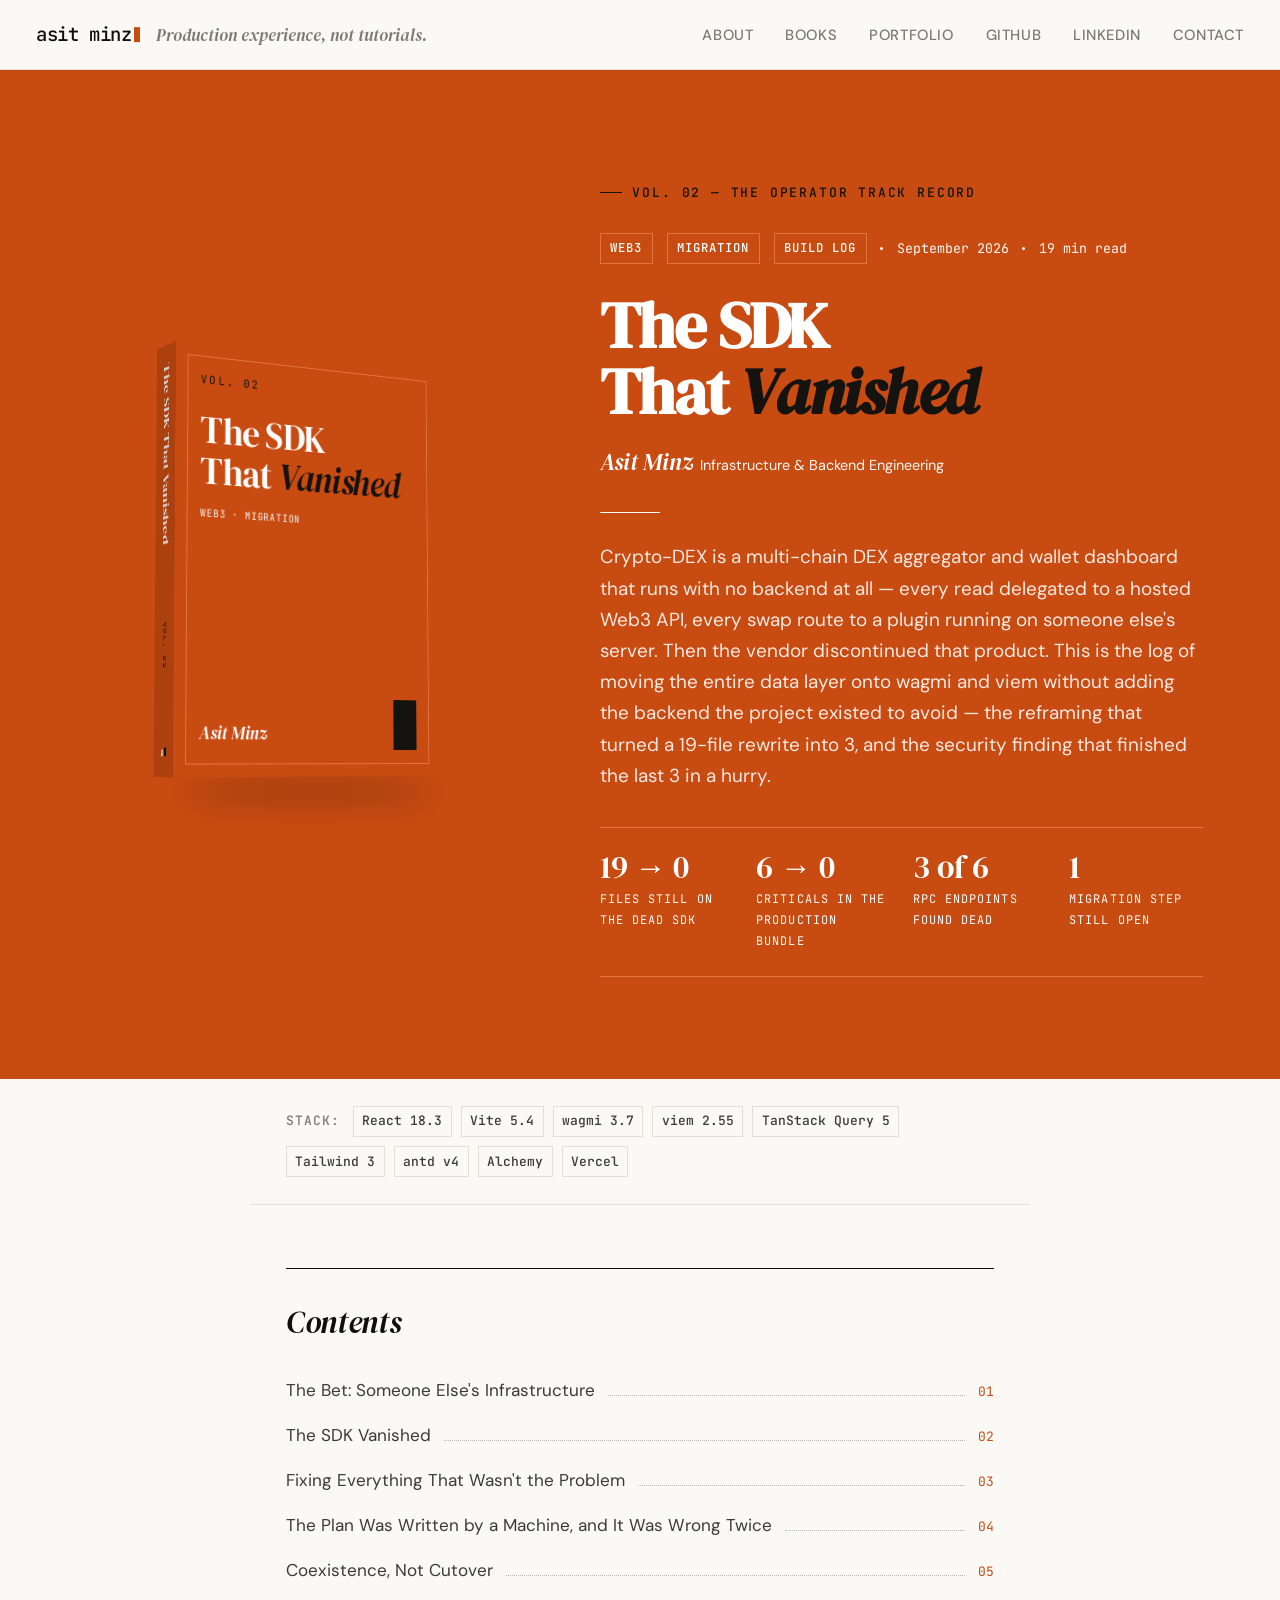
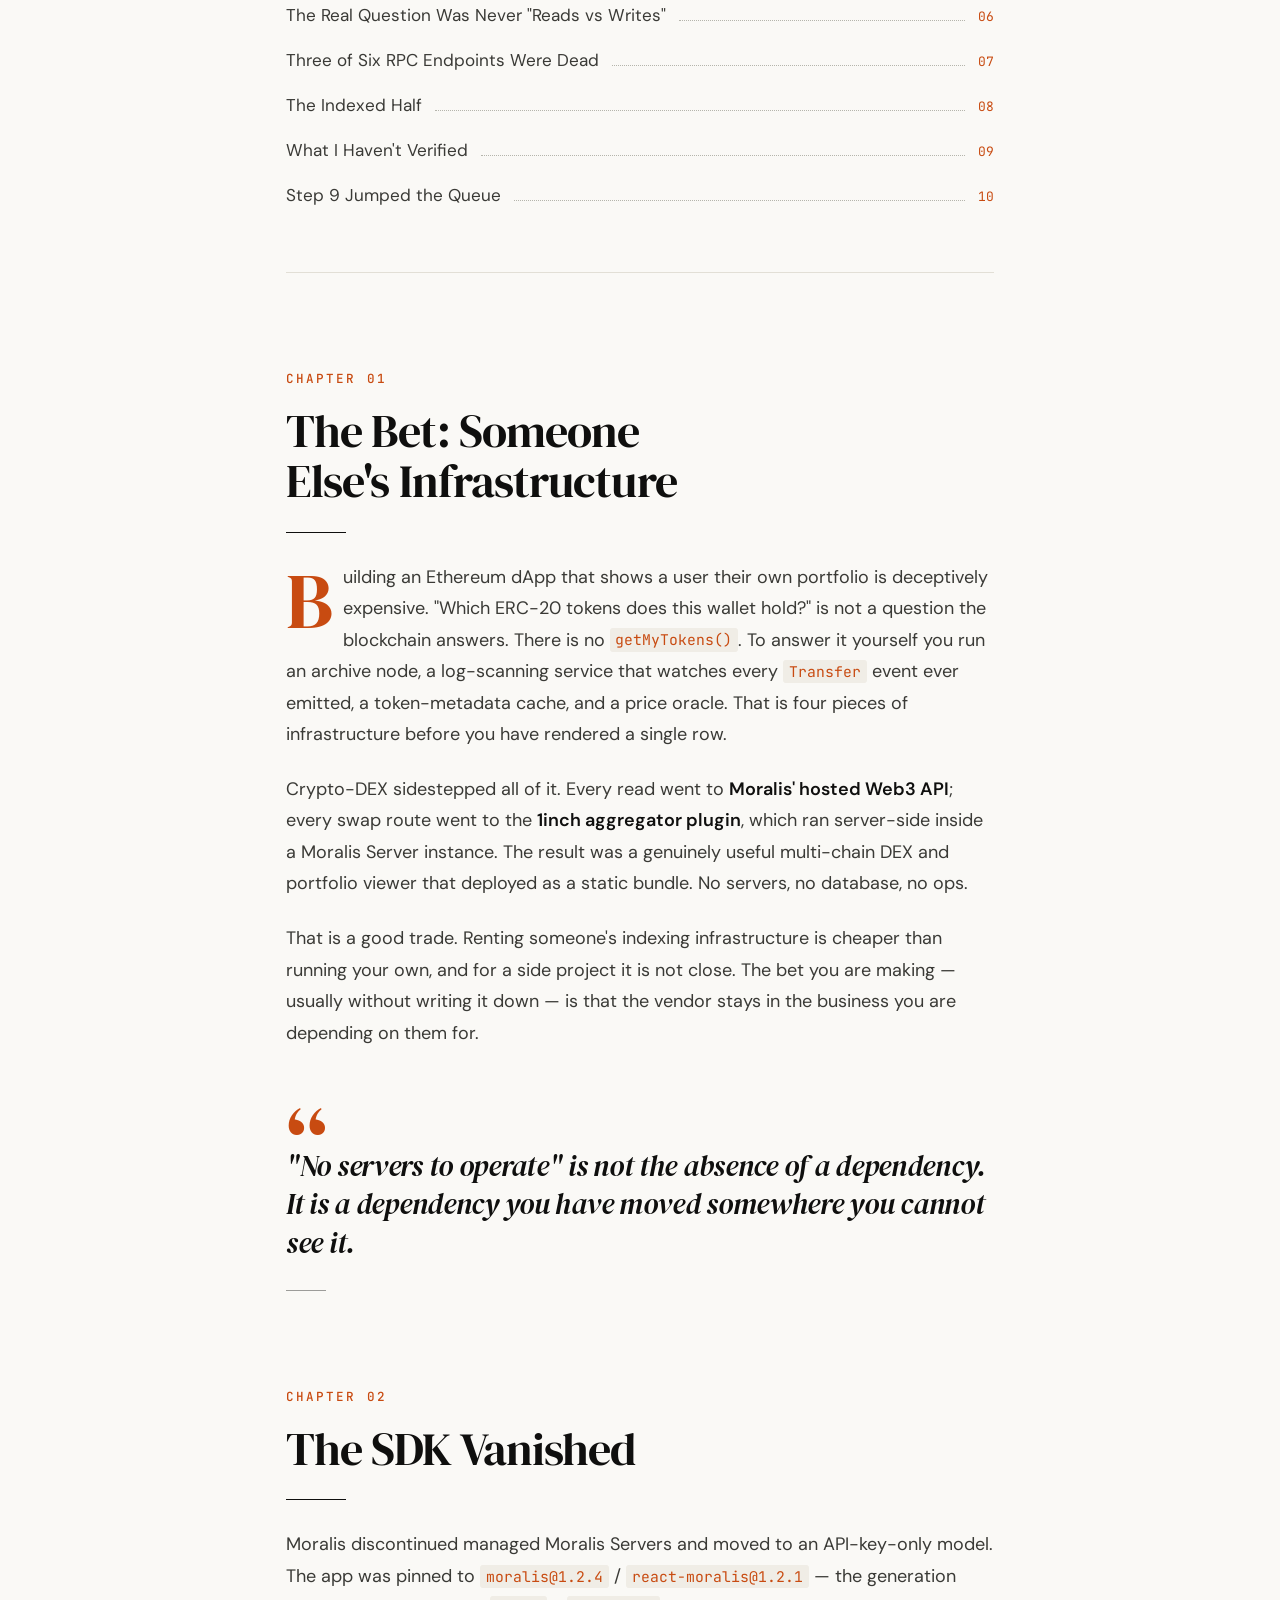
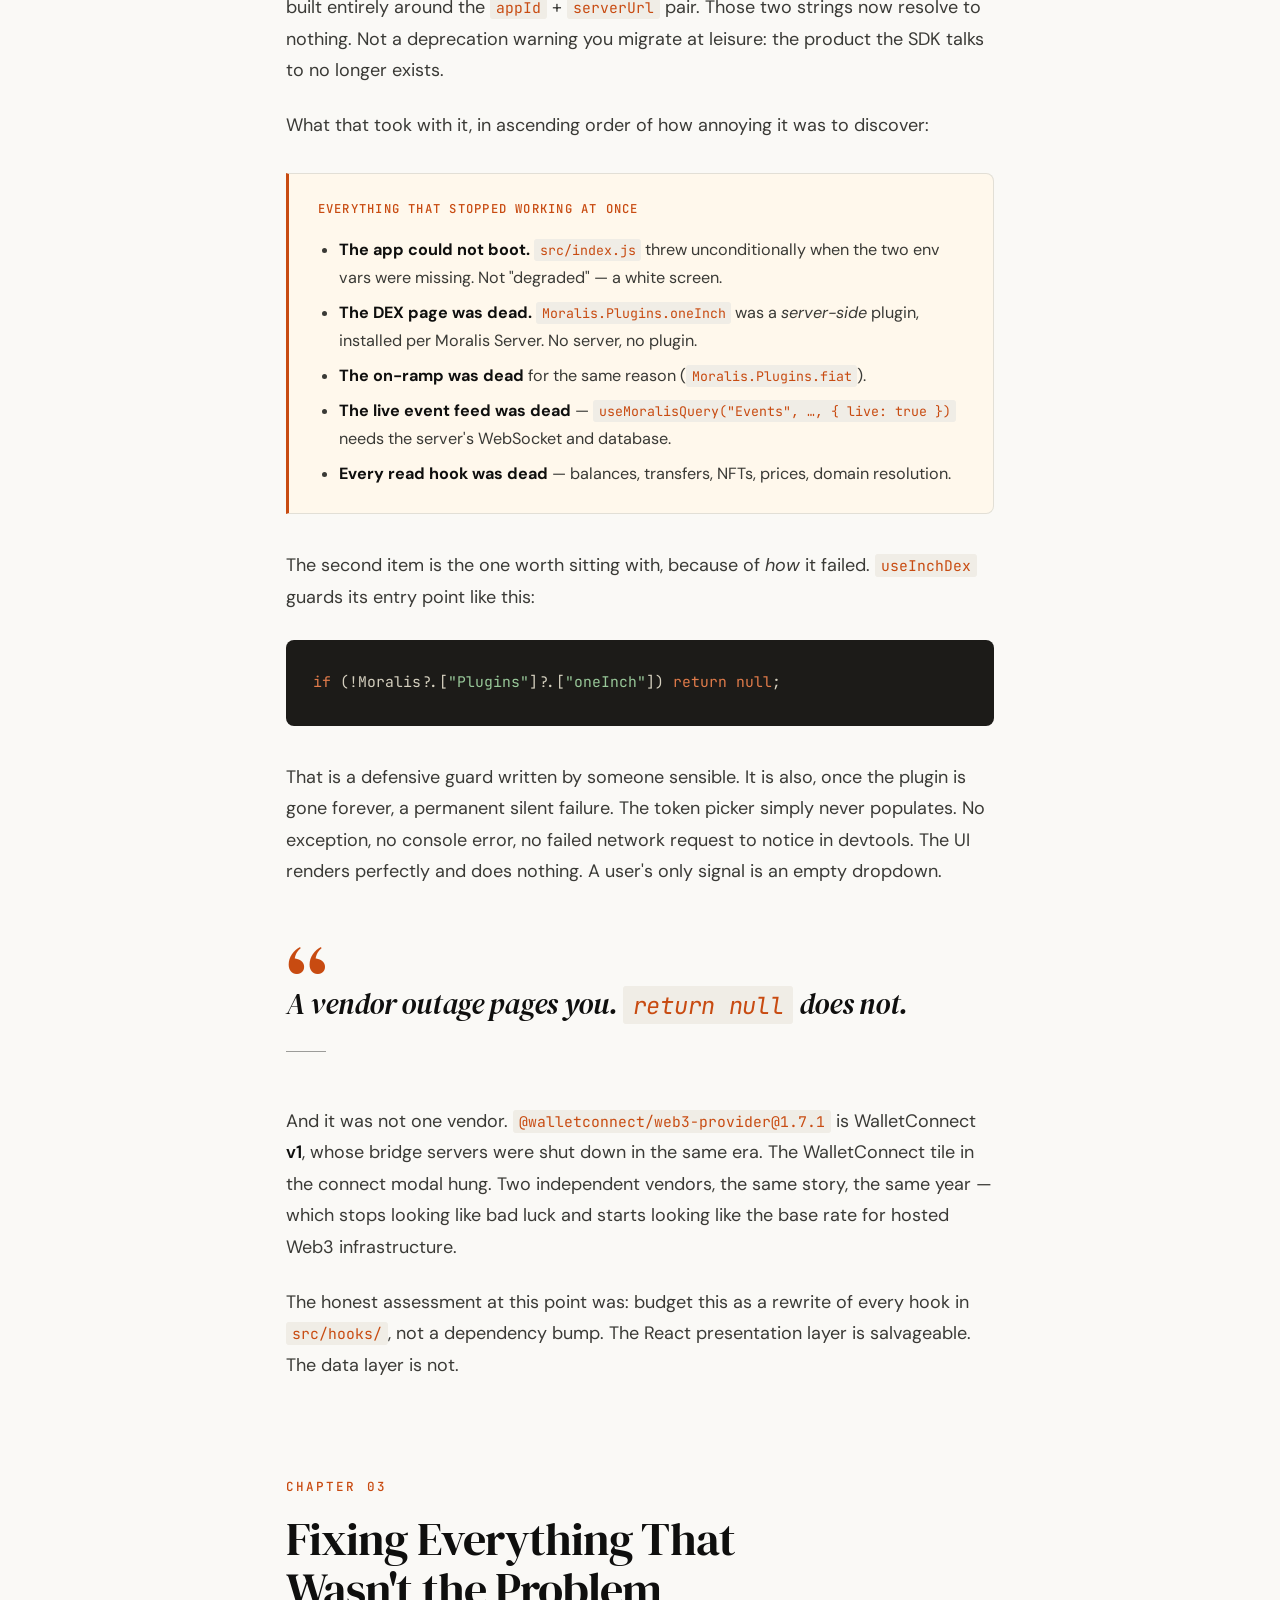
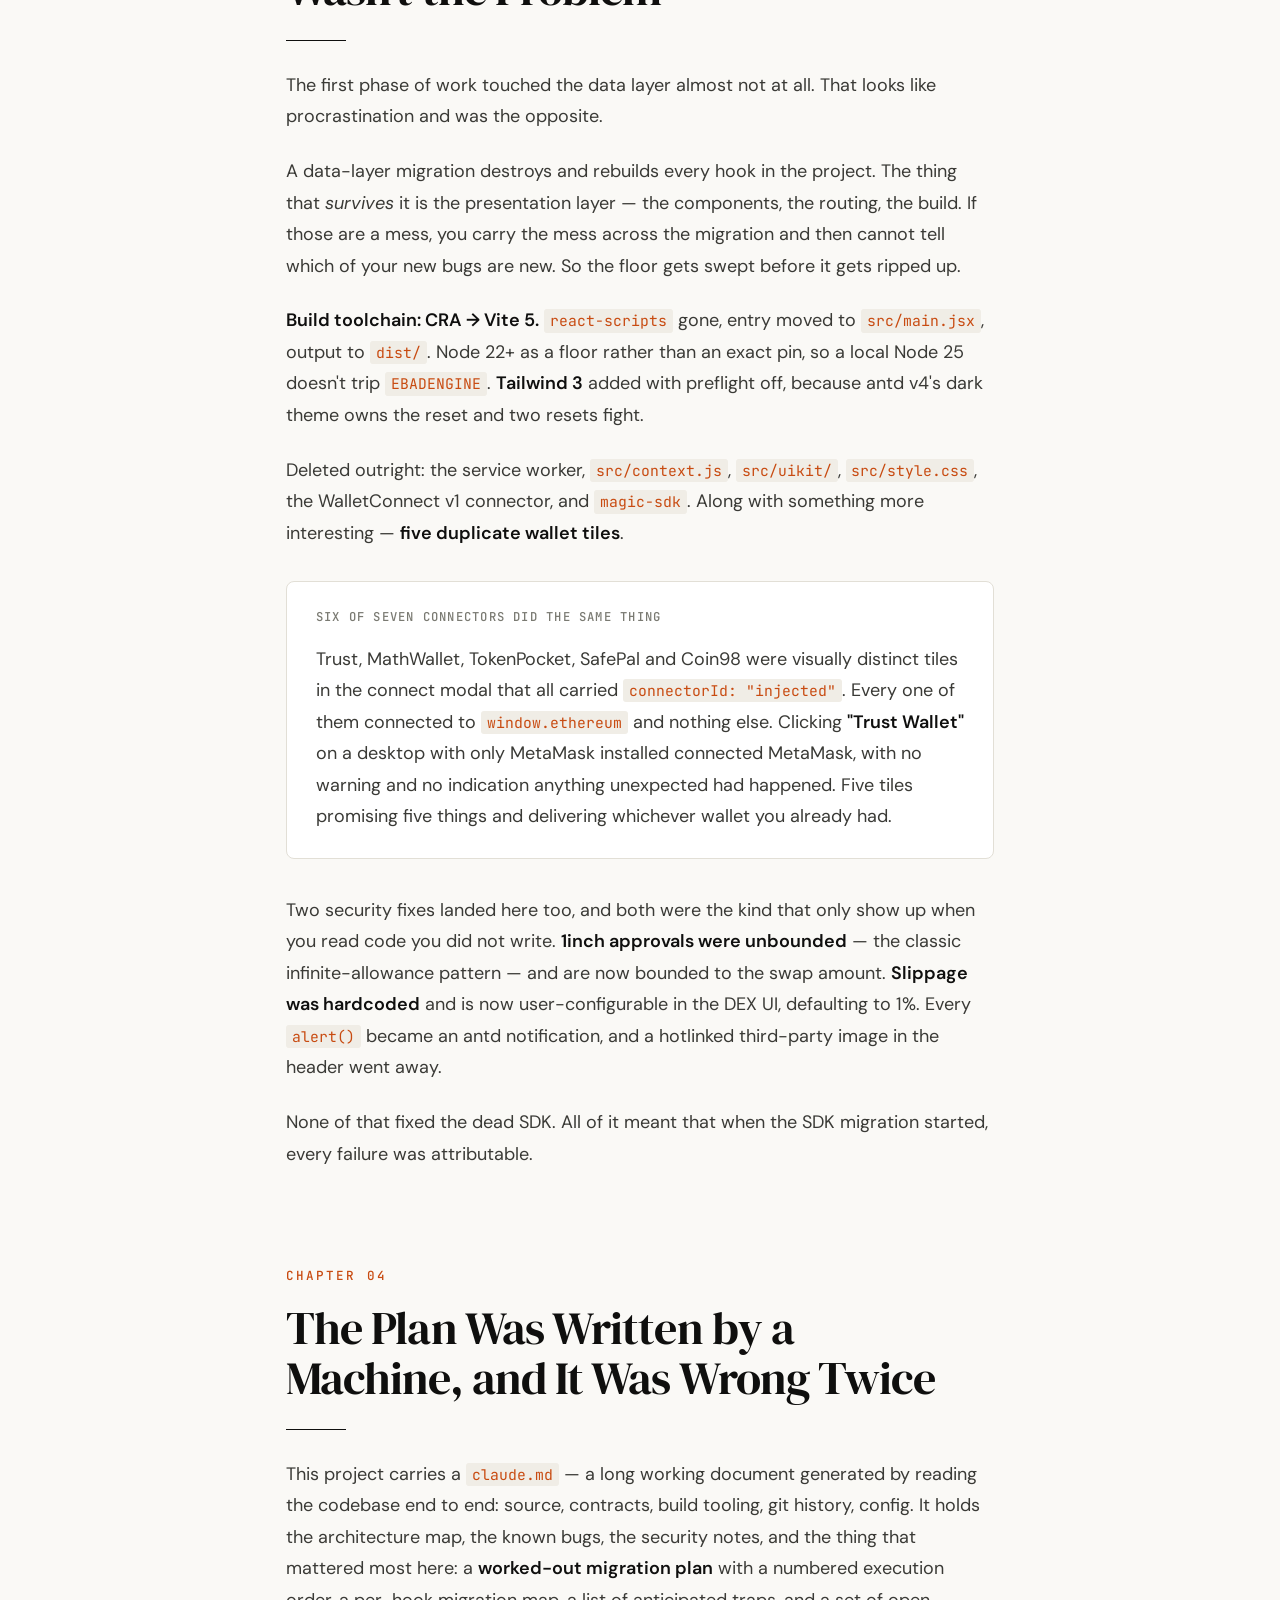
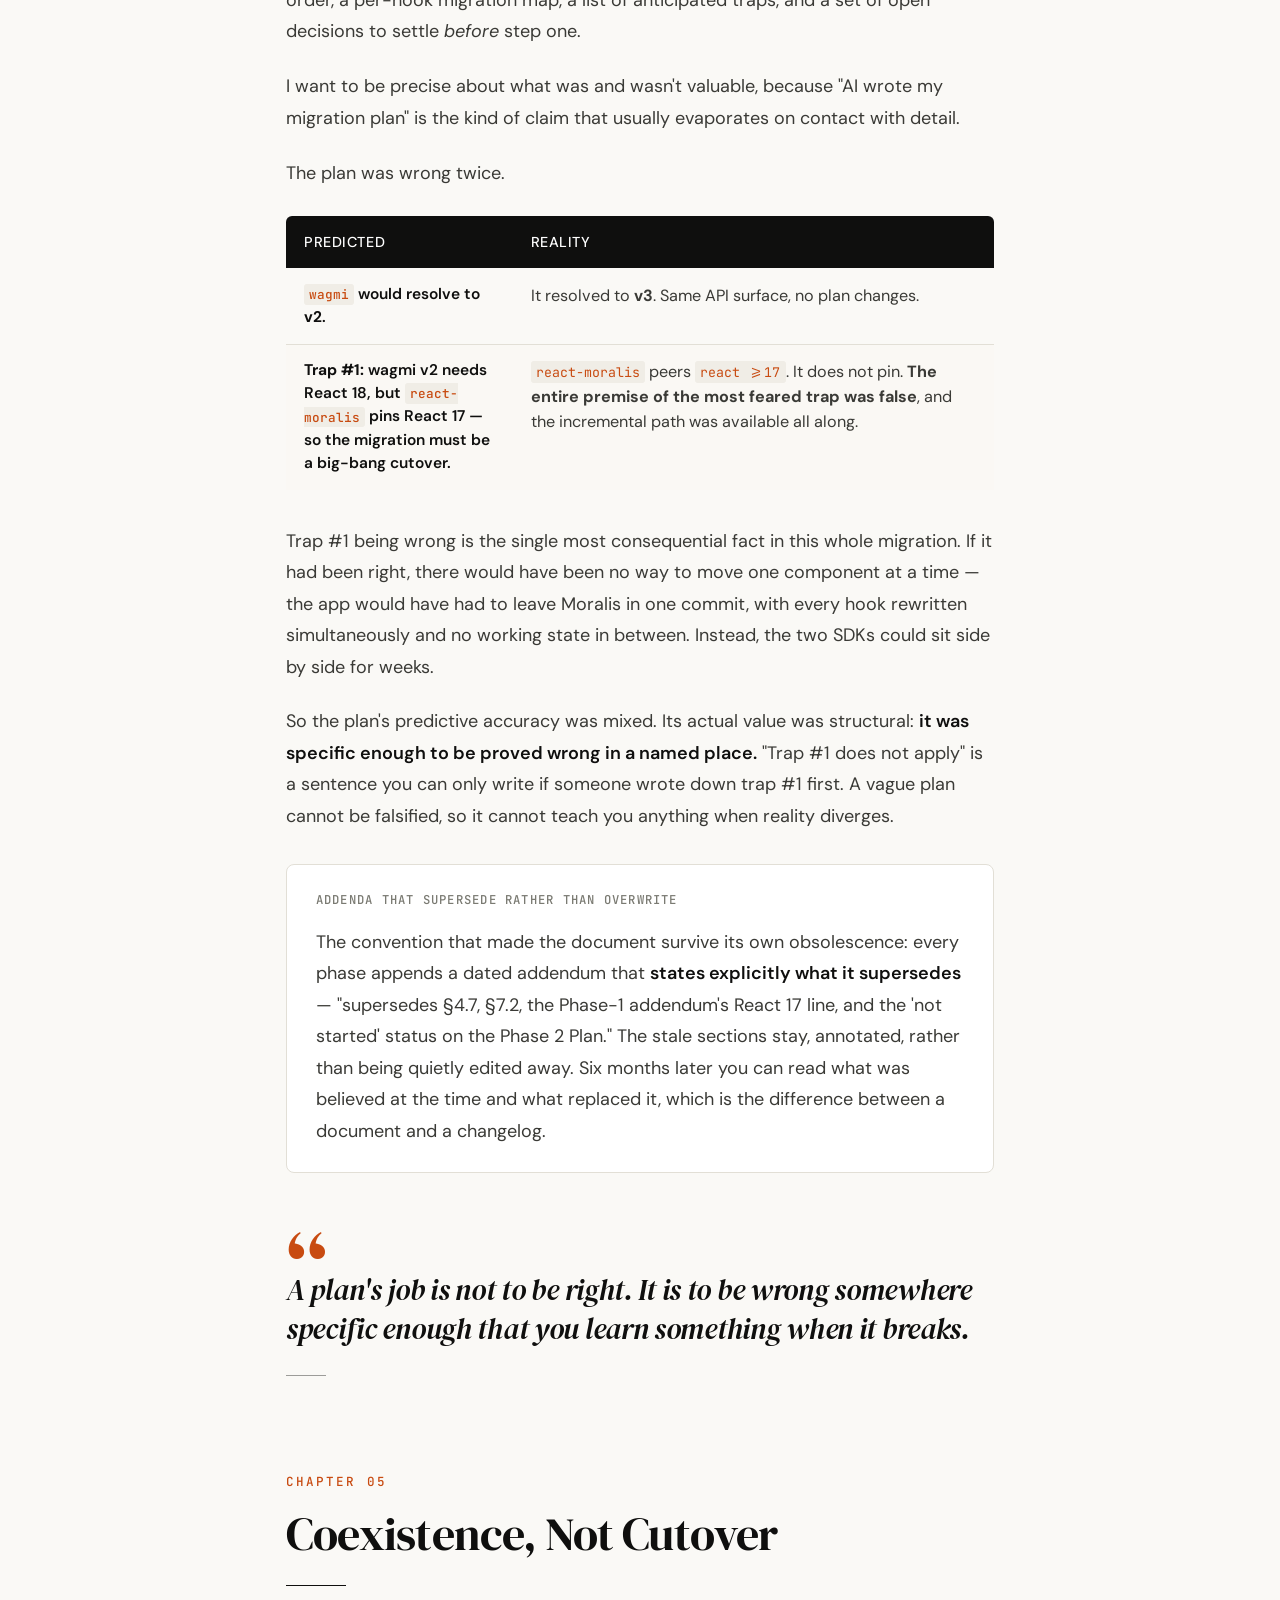
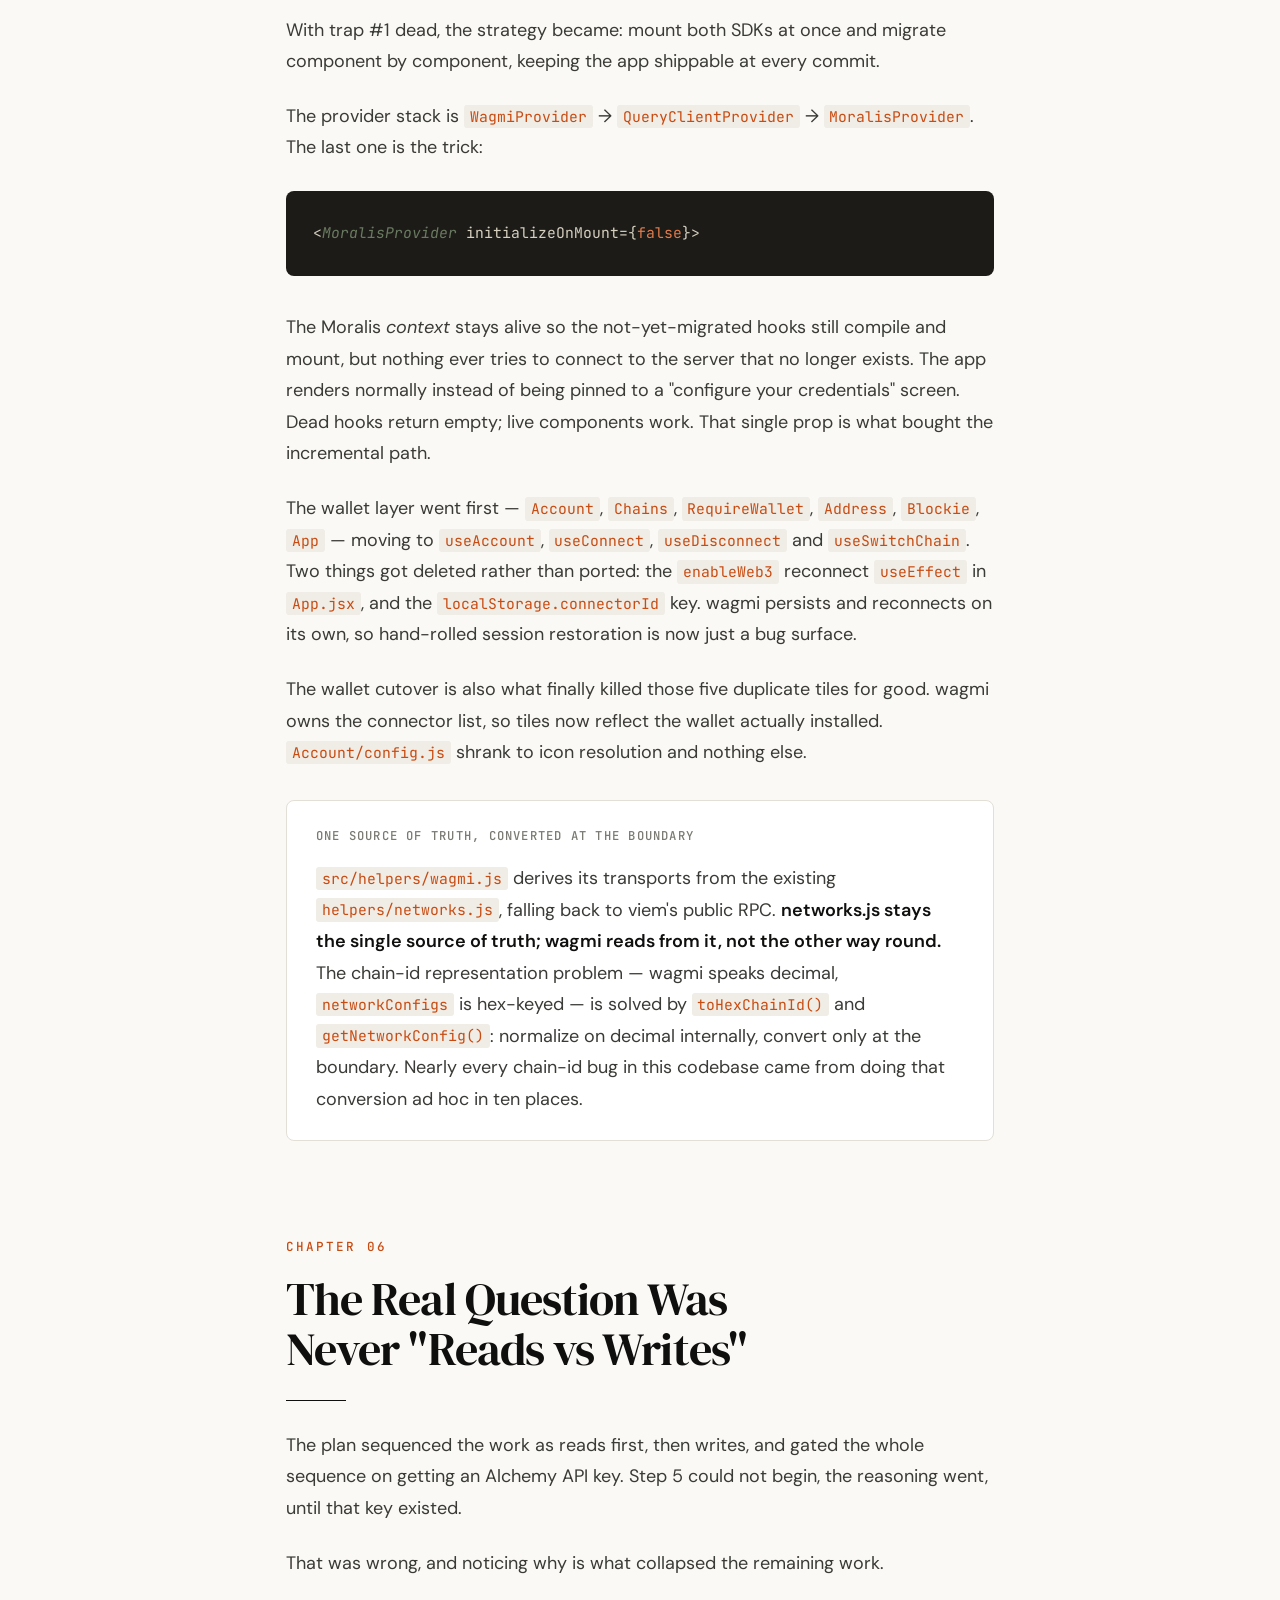
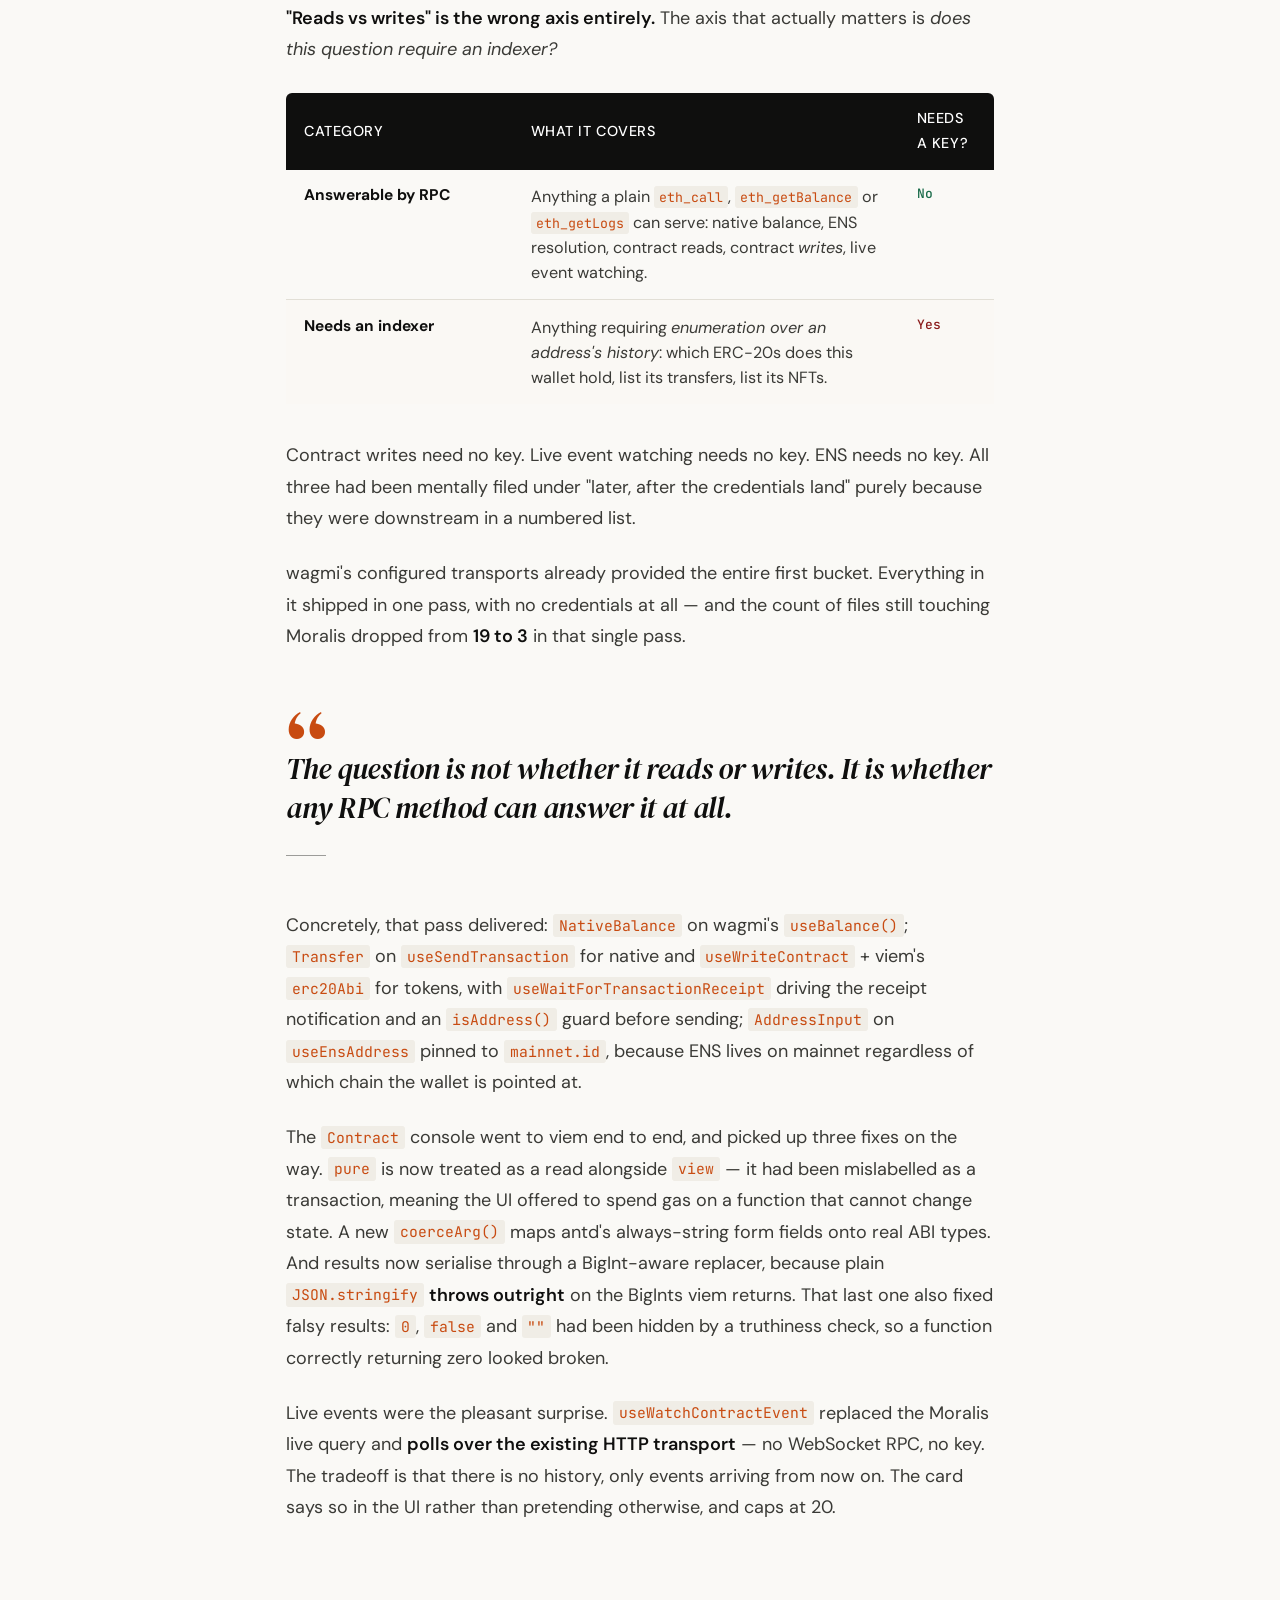
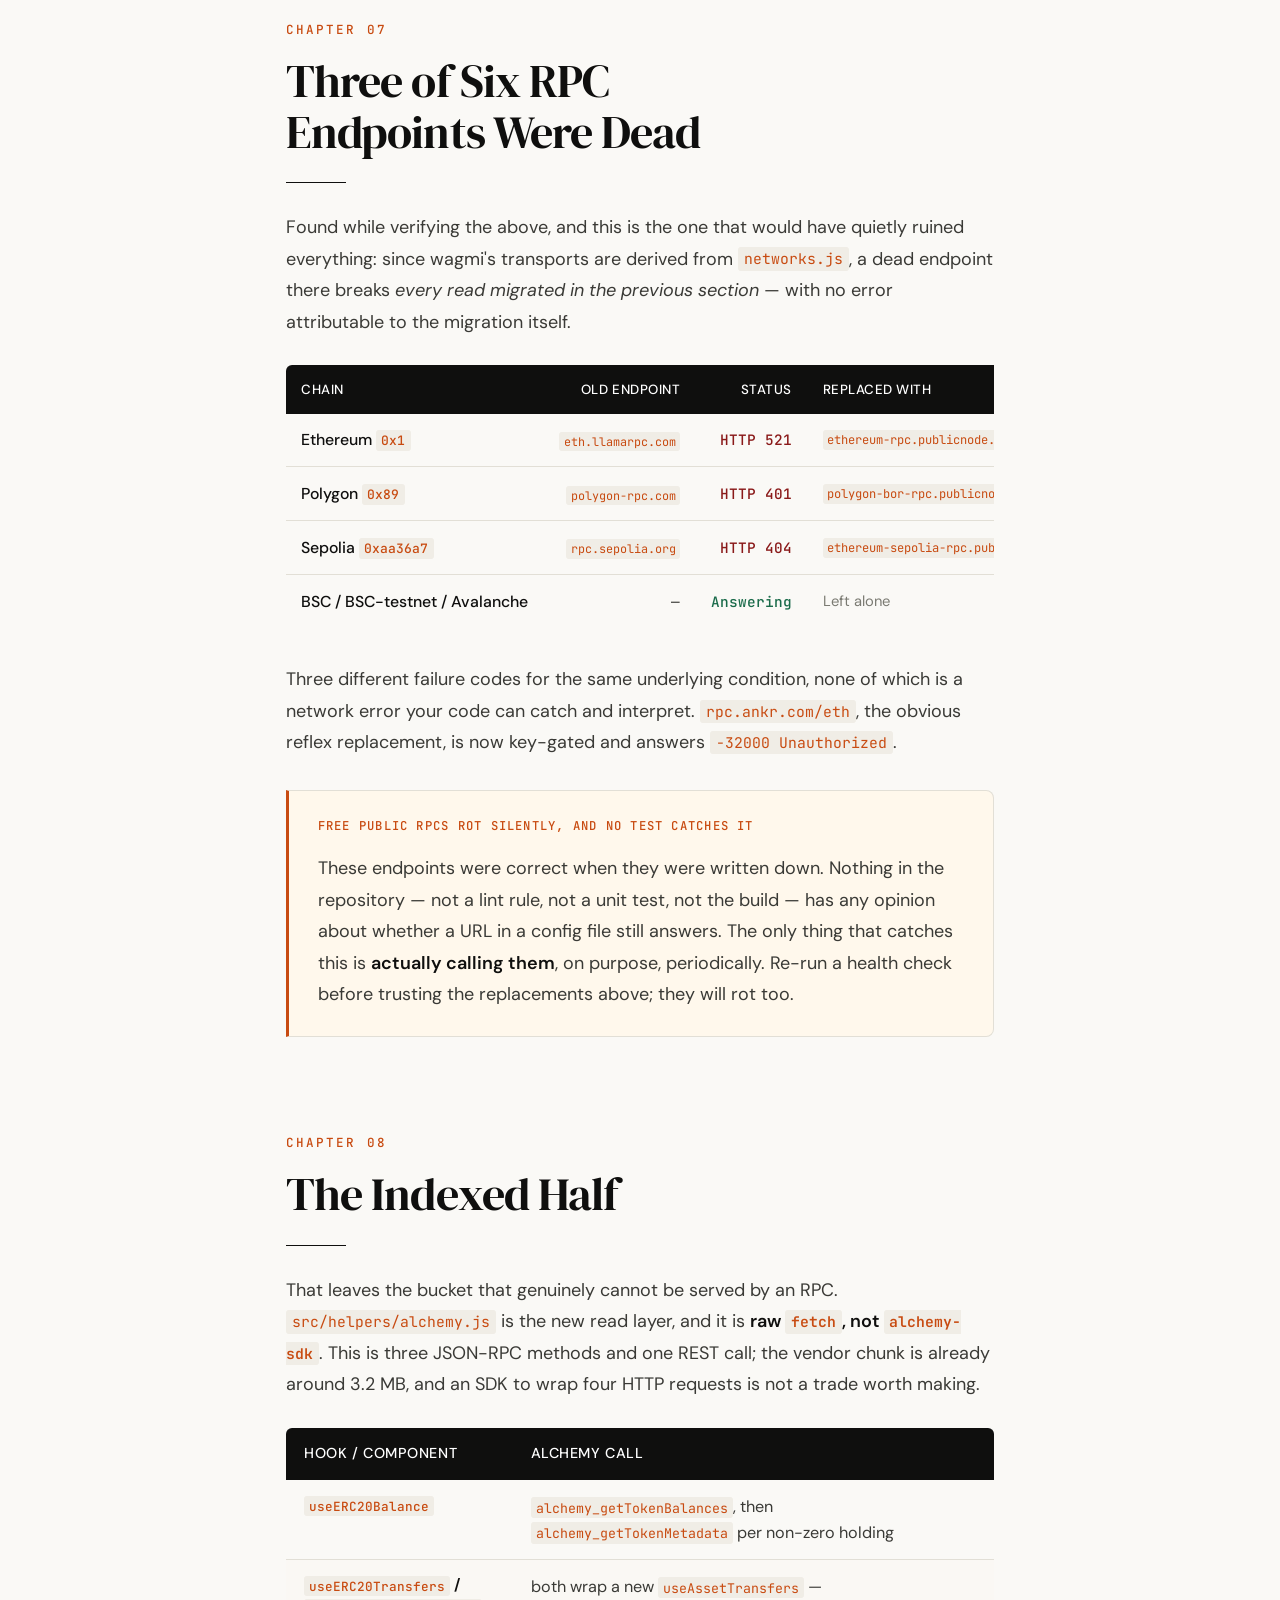
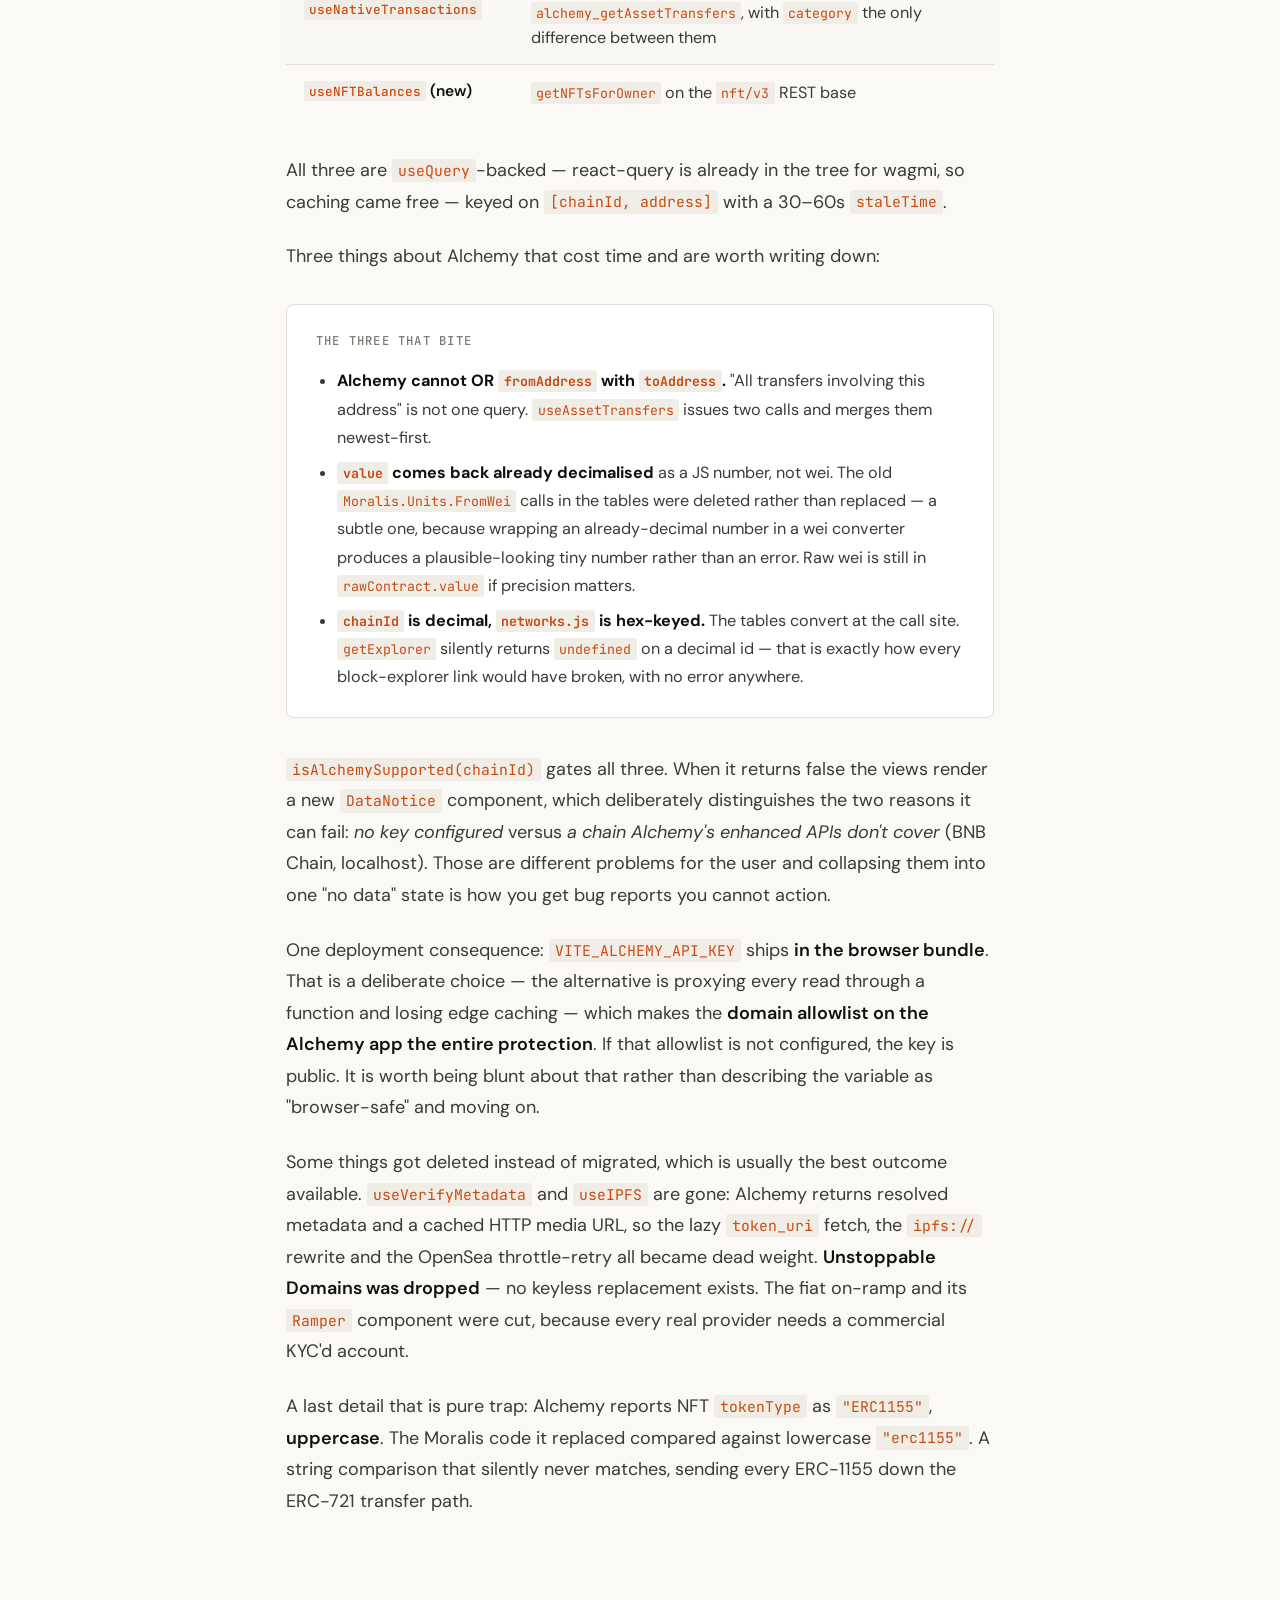
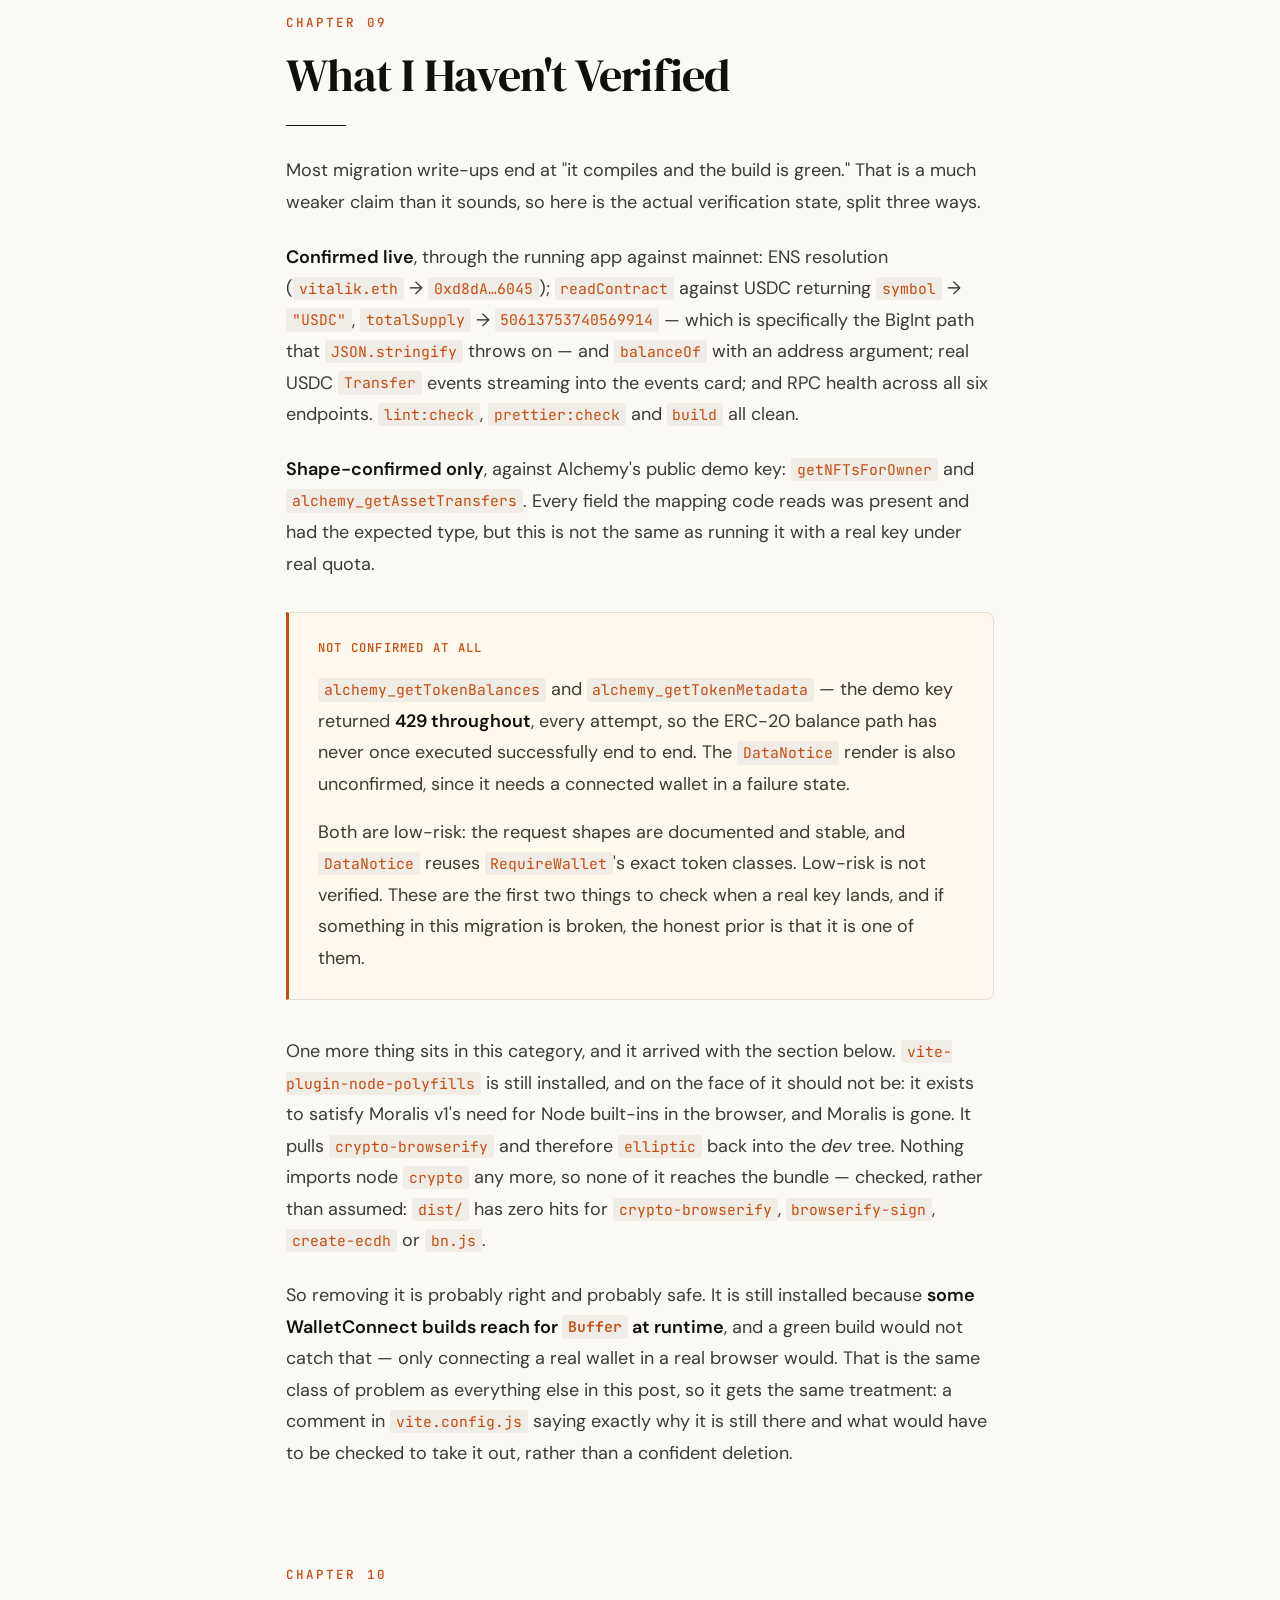
<file: posts/crypto-dex/index.html>
<!DOCTYPE html>
<html lang="en">
<head>
<meta charset="UTF-8">
<meta name="viewport" content="width=device-width, initial-scale=1.0">
<link rel="icon" type="image/svg+xml" href="/favicon.svg">
<title>The SDK That Vanished: Migrating From Moralis to wagmi</title>
<meta name="description" content="My DEX had no backend because a hosted Web3 API did the reads. Then the vendor shut it off. Moving to wagmi and viem without adding a server.">
<link rel="canonical" href="https://blogs.asitminz.com/posts/crypto-dex/">
<meta property="og:type" content="article">
<meta property="og:title" content="The SDK That Vanished">
<meta property="og:description" content="Crypto-DEX ran with no backend by delegating every read to a hosted Web3 API. Then the vendor turned that product off. Migrating the data layer to wagmi and viem — and the six criticals that decided the order of the last three files.">
<meta property="og:url" content="https://blogs.asitminz.com/posts/crypto-dex/">
<meta property="og:image" content="https://blogs.asitminz.com/assets/og/crypto-dex.png">
<meta name="twitter:card" content="summary_large_image">
<link rel="preconnect" href="https://fonts.googleapis.com">
<link href="https://fonts.googleapis.com/css2?family=DM+Serif+Display:ital@0;1&family=DM+Sans:ital,wght@0,300;0,400;0,500;0,600;1,300;1,400&family=JetBrains+Mono:wght@400;500&display=swap" rel="stylesheet">
<link rel="stylesheet" href="/assets/css/tokens.css">
<style>
  *, *::before, *::after { box-sizing: border-box; margin: 0; padding: 0; }

  :root {
    --ink: #0f0f0e;
    --ink-mid: #3a3a36;
    --ink-muted: #7a7a72;
    --ink-faint: #b5b5ac;
    --bg: #faf9f6;
    --bg-card: #ffffff;
    --bg-code: #f0ede6;
    --bg-highlight: #fff8ec;
    --rule: #e2dfd6;
    --accent: #c84b11;
    --accent-soft: #f2ddd3;
    --accent-2: #1a6b4a;
    --accent-2-soft: #d3efe4;
    --blue: #1a4a8a;
    --blue-soft: #d6e4f7;
  }

  html { font-size: 18px; scroll-behavior: smooth; }

  body {
    background: var(--bg);
    color: var(--ink);
    font-family: 'DM Sans', sans-serif;
    font-weight: 400;
    line-height: 1.75;
    -webkit-font-smoothing: antialiased;
  }

  /* ── HEADER ── */
  .site-header {
    border-bottom: 1px solid var(--rule);
    padding: 1rem 2rem;
    display: flex;
    justify-content: space-between;
    align-items: center;
    background: var(--bg);
    position: sticky;
    top: 0;
    z-index: 100;
  }
  .site-header .logo {
    font-family: 'DM Serif Display', serif;
    font-size: 1.1rem;
    color: var(--ink);
    text-decoration: none;
    letter-spacing: -0.01em;
  }
  .site-header nav a {
    color: var(--ink-muted);
    text-decoration: none;
    font-size: 0.82rem;
    margin-left: 1.5rem;
    letter-spacing: 0.04em;
    text-transform: uppercase;
    font-weight: 500;
    transition: color 0.2s;
  }
  .site-header nav a:hover { color: var(--accent); }

  /* ── HERO ── */
  .hero {
    max-width: 780px;
    margin: 0 auto;
    padding: 5rem 2rem 3rem;
    border-bottom: 1px solid var(--rule);
  }
  .hero-meta {
    display: flex;
    align-items: center;
    gap: 0.75rem;
    margin-bottom: 2rem;
    flex-wrap: wrap;
  }
  .tag {
    background: var(--accent);
    color: white;
    font-size: 0.68rem;
    font-weight: 600;
    letter-spacing: 0.08em;
    text-transform: uppercase;
    padding: 0.3em 0.8em;
    border-radius: 2px;
  }
  .tag.green { background: var(--accent-2); }
  .tag.blue { background: var(--blue); }
  .hero-meta time {
    font-size: 0.82rem;
    color: var(--ink-muted);
    font-weight: 400;
  }
  .hero-meta .dot {
    width: 3px; height: 3px;
    background: var(--ink-faint);
    border-radius: 50%;
  }
  .hero-meta .read-time {
    font-size: 0.82rem;
    color: var(--ink-muted);
  }

  h1.hero-title {
    font-family: 'DM Serif Display', serif;
    font-size: clamp(2rem, 4vw, 3rem);
    line-height: 1.18;
    letter-spacing: -0.02em;
    color: var(--ink);
    margin-bottom: 1.25rem;
  }
  h1.hero-title em {
    font-style: italic;
    color: var(--accent);
  }

  .hero-sub {
    font-size: 1.1rem;
    color: var(--ink-mid);
    line-height: 1.65;
    max-width: 620px;
    margin-bottom: 2rem;
  }

  .author-row {
    display: flex;
    align-items: center;
    gap: 0.75rem;
  }
  .author-avatar {
    width: 38px; height: 38px;
    background: #c84b11;
    border-radius: 50%;
    display: flex; align-items: center; justify-content: center;
    font-family: 'DM Serif Display', serif;
    font-size: 0.9rem;
    color: white;
    flex-shrink: 0;
  }
  .author-info .name {
    font-size: 0.9rem;
    font-weight: 600;
    color: var(--ink);
    line-height: 1.2;
  }
  .author-info .role {
    font-size: 0.78rem;
    color: var(--ink-muted);
  }

  /* ── STACK BADGE STRIP ── */
  .stack-strip {
    max-width: 780px;
    margin: 0 auto;
    padding: 1.5rem 2rem;
    border-bottom: 1px solid var(--rule);
    display: flex;
    gap: 0.5rem;
    flex-wrap: wrap;
    align-items: center;
  }
  .stack-strip .label {
    font-size: 0.72rem;
    font-weight: 600;
    color: var(--ink-muted);
    text-transform: uppercase;
    letter-spacing: 0.07em;
    margin-right: 0.25rem;
  }
  .badge {
    font-family: 'JetBrains Mono', monospace;
    font-size: 0.72rem;
    padding: 0.25em 0.65em;
    border-radius: 3px;
    font-weight: 500;
    border: 1px solid transparent;
  }
  .badge.debian { background: #f2e5e8; color: #6e1a29; border-color: #e8c4ca; }
  .badge.php { background: #ece8f5; color: #3a2a7a; border-color: #cdc3ec; }
  .badge.mysql { background: #e3ecf8; color: #1a3d6e; border-color: #b8cfec; }
  .badge.nginx { background: #e4f3e9; color: #1a5a32; border-color: #b8dec5; }
  .badge.es { background: #e3eef8; color: #0a3d6e; border-color: #b0cfe8; }
  .badge.redis { background: #fde8e8; color: #7a1a1a; border-color: #f5c0c0; }
  .badge.varnish { background: #e8f2fb; color: #1a3a6a; border-color: #b8d0f0; }

  /* ── BODY CONTENT ── */
  .content {
    max-width: 780px;
    margin: 0 auto;
    padding: 3.5rem 2rem 5rem;
  }

  /* TOC */
  .toc {
    background: var(--bg-card);
    border: 1px solid var(--rule);
    border-left: 3px solid var(--accent);
    border-radius: 0 6px 6px 0;
    padding: 1.5rem 2rem;
    margin-bottom: 3.5rem;
  }
  .toc-title {
    font-family: 'DM Serif Display', serif;
    font-size: 0.9rem;
    font-weight: 400;
    color: var(--ink-muted);
    letter-spacing: 0.07em;
    text-transform: uppercase;
    margin-bottom: 1rem;
  }
  .toc ol {
    padding-left: 1.2rem;
    display: flex;
    flex-direction: column;
    gap: 0.4rem;
  }
  .toc ol li { font-size: 0.9rem; }
  .toc a {
    color: var(--ink-mid);
    text-decoration: none;
    transition: color 0.2s;
  }
  .toc a:hover { color: var(--accent); }

  /* Prose */
  h2 {
    font-family: 'DM Serif Display', serif;
    font-size: 1.7rem;
    font-weight: 400;
    letter-spacing: -0.015em;
    color: var(--ink);
    margin: 3rem 0 1rem;
    line-height: 1.25;
  }
  h3 {
    font-size: 1.05rem;
    font-weight: 600;
    color: var(--ink);
    margin: 2rem 0 0.6rem;
    letter-spacing: -0.01em;
  }
  p { margin-bottom: 1.3rem; color: var(--ink-mid); }
  p strong { color: var(--ink); font-weight: 600; }

  a { color: var(--accent); text-decoration: none; border-bottom: 1px solid var(--accent-soft); transition: border-color 0.2s; }
  a:hover { border-color: var(--accent); }

  ul, ol {
    padding-left: 1.4rem;
    margin-bottom: 1.3rem;
    color: var(--ink-mid);
  }
  li { margin-bottom: 0.35rem; }
  li strong { color: var(--ink); }

  hr {
    border: none;
    border-top: 1px solid var(--rule);
    margin: 3rem 0;
  }

  /* Code */
  code {
    font-family: 'JetBrains Mono', monospace;
    font-size: 0.82em;
    background: var(--bg-code);
    padding: 0.15em 0.4em;
    border-radius: 3px;
    color: var(--accent);
  }
  pre {
    background: #1c1b18;
    border-radius: 8px;
    padding: 1.5rem;
    overflow-x: auto;
    margin: 1.5rem 0 2rem;
    position: relative;
  }
  pre .lang-label {
    position: absolute;
    top: 0.6rem;
    right: 0.9rem;
    font-family: 'JetBrains Mono', monospace;
    font-size: 0.65rem;
    color: #6a6a60;
    text-transform: uppercase;
    letter-spacing: 0.06em;
  }
  pre code {
    background: none;
    padding: 0;
    font-size: 0.82rem;
    color: #d4cfbe;
    line-height: 1.7;
  }
  .kw { color: #e07b4a; }
  .cm { color: #6a7a60; font-style: italic; }
  .str { color: #98c899; }
  .fn { color: #7ab8d4; }
  .num { color: #d4a46a; }

  /* Pull quote */
  .pullquote {
    border-left: 3px solid var(--accent);
    padding: 1rem 1.5rem;
    margin: 2rem 0;
    background: var(--accent-soft);
    border-radius: 0 6px 6px 0;
  }
  .pullquote p {
    font-family: 'DM Serif Display', serif;
    font-size: 1.15rem;
    font-style: italic;
    color: var(--ink);
    line-height: 1.5;
    margin: 0;
  }

  /* Architecture box */
  .arch-box {
    background: #1c1b18;
    border-radius: 8px;
    padding: 1.5rem;
    margin: 1.5rem 0 2rem;
    overflow-x: auto;
  }
  .arch-box pre {
    background: none;
    border-radius: 0;
    padding: 0;
    margin: 0;
  }
  .arch-box pre code {
    color: #a8d4b0;
    font-size: 0.8rem;
  }
  .arch-box .comment-line { color: #6a7a60; }
  .arch-box .arrow { color: #7ab8d4; }
  .arch-box .label { color: #d4cfbe; }
  .arch-box .service { color: #e07b4a; }

  /* Decision table */
  .decision-table {
    width: 100%;
    border-collapse: collapse;
    margin: 1.5rem 0 2rem;
    font-size: 0.9rem;
  }
  .decision-table th {
    background: var(--ink);
    color: white;
    padding: 0.75rem 1rem;
    text-align: left;
    font-weight: 500;
    font-size: 0.8rem;
    letter-spacing: 0.04em;
    text-transform: uppercase;
  }
  .decision-table th:first-child { border-radius: 6px 0 0 0; }
  .decision-table th:last-child { border-radius: 0 6px 0 0; }
  .decision-table td {
    padding: 0.8rem 1rem;
    border-bottom: 1px solid var(--rule);
    vertical-align: top;
    color: var(--ink-mid);
    line-height: 1.55;
  }
  .decision-table td:first-child {
    font-family: 'JetBrains Mono', monospace;
    font-size: 0.8rem;
    color: var(--accent);
    font-weight: 500;
    white-space: nowrap;
  }
  .decision-table tr:last-child td { border-bottom: none; }
  .decision-table tr:nth-child(even) td { background: #faf8f4; }

  /* Perf callout */
  .perf-grid {
    display: grid;
    grid-template-columns: 1fr 1fr;
    gap: 1rem;
    margin: 1.5rem 0 2rem;
  }
  .perf-card {
    background: var(--bg-card);
    border: 1px solid var(--rule);
    border-radius: 8px;
    padding: 1.25rem 1.5rem;
  }
  .perf-card .label {
    font-size: 0.72rem;
    font-weight: 600;
    color: var(--ink-muted);
    text-transform: uppercase;
    letter-spacing: 0.07em;
    margin-bottom: 0.5rem;
  }
  .perf-card .value {
    font-family: 'DM Serif Display', serif;
    font-size: 2rem;
    color: var(--ink);
    line-height: 1;
    margin-bottom: 0.3rem;
  }
  .perf-card .desc { font-size: 0.82rem; color: var(--ink-muted); }
  .perf-card.highlight { border-color: var(--accent-2); }
  .perf-card.highlight .value { color: var(--accent-2); }

  /* Script cards */
  .script-grid {
    display: grid;
    gap: 1rem;
    margin: 1.5rem 0 2rem;
  }
  .script-card {
    background: var(--bg-card);
    border: 1px solid var(--rule);
    border-radius: 8px;
    padding: 1rem 1.25rem;
    display: grid;
    grid-template-columns: auto 1fr;
    gap: 0 1rem;
    align-items: start;
  }
  .script-num {
    font-family: 'DM Serif Display', serif;
    font-size: 1.5rem;
    color: var(--accent);
    line-height: 1;
    padding-top: 0.1rem;
  }
  .script-title {
    font-size: 0.9rem;
    font-weight: 600;
    color: var(--ink);
    margin-bottom: 0.3rem;
    font-family: 'JetBrains Mono', monospace;
  }
  .script-desc { font-size: 0.85rem; color: var(--ink-muted); line-height: 1.55; }

  /* Lessons */
  .lesson {
    background: var(--bg-card);
    border: 1px solid var(--rule);
    border-radius: 8px;
    padding: 1.25rem 1.5rem;
    margin-bottom: 1rem;
    border-left: 3px solid var(--blue);
  }
  .lesson h4 {
    font-size: 0.92rem;
    font-weight: 600;
    color: var(--ink);
    margin-bottom: 0.4rem;
  }
  .lesson p { font-size: 0.88rem; margin: 0; }

  /* Closing CTA */
  .cta-box {
    background: var(--ink);
    color: white;
    border-radius: 10px;
    padding: 2.5rem;
    text-align: center;
    margin-top: 3.5rem;
  }
  .cta-box h3 {
    font-family: 'DM Serif Display', serif;
    font-size: 1.5rem;
    font-weight: 400;
    color: white;
    margin-bottom: 0.75rem;
  }
  .cta-box p { color: #b5b5ac; font-size: 0.95rem; margin-bottom: 1.5rem; }
  .cta-links {
    display: flex;
    gap: 0.75rem;
    justify-content: center;
    flex-wrap: wrap;
  }
  .cta-btn {
    display: inline-block;
    padding: 0.65rem 1.4rem;
    border-radius: 4px;
    font-size: 0.85rem;
    font-weight: 600;
    text-decoration: none;
    border: none;
    transition: opacity 0.2s;
  }
  .cta-btn:hover { opacity: 0.85; border-bottom: none; }
  .cta-btn.primary { background: var(--accent); color: white; }
  .cta-btn.secondary { background: #2a2a26; color: #d4cfbe; border: 1px solid #3a3a36; }

  /* Footnote */
  .footnote {
    margin-top: 3rem;
    padding-top: 2rem;
    border-top: 1px solid var(--rule);
    font-size: 0.8rem;
    color: var(--ink-muted);
    display: flex;
    justify-content: space-between;
    flex-wrap: wrap;
    gap: 0.5rem;
  }

  /* ── SCREENSHOTS ── */
  .screenshot {
    margin: 2rem 0;
    border-radius: 8px;
    overflow: hidden;
    border: 1px solid var(--rule);
  }
  .screenshot img {
    width: 100%;
    display: block;
  }
  .screenshot figcaption {
    background: var(--bg-card);
    border-top: 1px solid var(--rule);
    padding: 0.65rem 1rem;
    font-size: 0.78rem;
    color: var(--ink-muted);
    font-family: 'JetBrains Mono', monospace;
    display: flex;
    align-items: center;
    gap: 0.5rem;
  }
  .screenshot figcaption::before {
    content: '';
    display: inline-block;
    width: 6px; height: 6px;
    border-radius: 50%;
    background: var(--accent);
    flex-shrink: 0;
  }
  .screenshot-pair {
    display: grid;
    grid-template-columns: 1fr 1fr;
    gap: 1rem;
    margin: 2rem 0;
  }
  .screenshot-pair .screenshot { margin: 0; }

  @media (max-width: 600px) {
    .perf-grid { grid-template-columns: 1fr; }
    .screenshot-pair { grid-template-columns: 1fr; }
    .site-header nav { display: none; }
    h2 { font-size: 1.4rem; }
  }

  /* ── STACK BADGES (this post) ── */
  .badge.go        { background: #e0f2f7; color: #05506b; border-color: #b3dfec; }
  .badge.terraform { background: #efe8f8; color: #4b1f8a; border-color: #d5c4ee; }
  .badge.docker    { background: #e3edfb; color: #17457f; border-color: #bcd3f2; }
  .badge.aws       { background: #fdefdd; color: #8a4c05; border-color: #f4d3ab; }
  .badge.vault     { background: #f1eee9; color: #3a3a36; border-color: #ddd8cf; }
  .badge.actions   { background: #e9e6f4; color: #332a6b; border-color: #cbc5e6; }

  /* ── HERO STAT BAND ── */
  .hero-stats {
    display: grid;
    grid-template-columns: repeat(4, 1fr);
    gap: 1.25rem;
    margin: 2.25rem 0 2rem;
    padding: 1.35rem 0;
    border-top: 1px solid var(--rule);
    border-bottom: 1px solid var(--rule);
  }
  .hero-stat .val {
    font-family: 'DM Serif Display', serif;
    font-size: 1.75rem;
    line-height: 1;
    color: var(--accent-2);
    margin-bottom: 0.3rem;
  }
  .hero-stat .lbl {
    font-family: 'JetBrains Mono', monospace;
    font-size: 0.66rem;
    letter-spacing: 0.09em;
    text-transform: uppercase;
    color: var(--ink-muted);
  }

  /* ── NUMBERED SECTION HEADINGS ── */
  h2 .sec-num {
    display: block;
    font-family: 'JetBrains Mono', monospace;
    font-size: 0.68rem;
    font-weight: 500;
    letter-spacing: 0.14em;
    color: var(--accent);
    margin-bottom: 0.55rem;
  }
  h2 { scroll-margin-top: 5rem; }

  /* ── CALLOUT ── */
  .callout {
    background: var(--bg-card);
    border: 1px solid var(--rule);
    border-radius: 8px;
    padding: 1.4rem 1.6rem;
    margin: 1.75rem 0 2rem;
  }
  .callout .callout-title {
    font-family: 'JetBrains Mono', monospace;
    font-size: 0.68rem;
    font-weight: 500;
    letter-spacing: 0.1em;
    text-transform: uppercase;
    color: var(--ink-muted);
    margin-bottom: 0.85rem;
  }
  .callout ul, .callout p { margin-bottom: 0; }
  .callout ul { padding-left: 1.2rem; }
  .callout li { font-size: 0.9rem; }
  .callout li:last-child { margin-bottom: 0; }

  /* ── DECISION TABLE: labels here are phrases, so column 1 must wrap ── */
  .decision-table td:first-child {
    white-space: normal;
    width: 32%;
    line-height: 1.5;
    font-family: 'DM Sans', sans-serif;
    font-size: 0.86rem;
    color: var(--ink);
    font-weight: 600;
  }
  .decision-table td:first-child code { color: var(--accent); font-weight: 500; }

  /* ── CHECK LIST ── */
  .wins { list-style: none; padding-left: 0; }
  .wins li {
    position: relative;
    padding-left: 1.8rem;
    margin-bottom: 0.9rem;
    font-size: 0.92rem;
    line-height: 1.6;
  }
  .wins li::before {
    content: '✓';
    position: absolute;
    left: 0;
    top: -0.05rem;
    color: var(--accent-2);
    font-weight: 700;
  }

  /* ── ROADMAP ── */
  .roadmap { list-style: none; padding-left: 0; margin-bottom: 2rem; }
  .roadmap li {
    display: grid;
    grid-template-columns: auto 1fr;
    gap: 0 1rem;
    padding: 0.85rem 0;
    border-bottom: 1px solid var(--rule);
    font-size: 0.9rem;
    line-height: 1.6;
    margin: 0;
  }
  .roadmap li:last-child { border-bottom: none; }
  .roadmap .rm-tag {
    font-family: 'JetBrains Mono', monospace;
    font-size: 0.62rem;
    letter-spacing: 0.06em;
    text-transform: uppercase;
    color: var(--ink-muted);
    border: 1px solid var(--rule);
    border-radius: 3px;
    padding: 0.2em 0.55em;
    height: fit-content;
    margin-top: 0.15rem;
    white-space: nowrap;
  }
  .roadmap .rm-tag.next { color: var(--accent); border-color: var(--accent-soft); background: var(--accent-soft); }

  .lesson.win { border-left-color: var(--accent-2); }

  @media (max-width: 600px) {
    .hero-stats { grid-template-columns: repeat(2, 1fr); gap: 1.25rem 1rem; }
    .roadmap li { grid-template-columns: 1fr; gap: 0.4rem; }
    .roadmap .rm-tag { justify-self: start; }
  }
<style>
  /* ── STACK BADGES (this post) ── */
  .badge.python     { background: #e5eef7; color: #1a3f6b; border-color: #bcd4ea; }
  .badge.docker     { background: #e3edfb; color: #17457f; border-color: #bcd3f2; }
  .badge.terraform  { background: #efe8f8; color: #4b1f8a; border-color: #d5c4ee; }
  .badge.oci        { background: #fdeaea; color: #8a1010; border-color: #f4bfbf; }
  .badge.cloudflare { background: #fdefdd; color: #8a4c05; border-color: #f4d3ab; }
  .badge.actions    { background: #e9e6f4; color: #332a6b; border-color: #cbc5e6; }
  .badge.telegram   { background: #e2f1fa; color: #10506e; border-color: #b6dced; }
  .badge.plotly     { background: #eae8f6; color: #37307a; border-color: #ccc7e9; }

  /* ── RESULTS TABLE — numeric columns, monospaced and right-aligned ── */
  .results-table { width: 100%; border-collapse: collapse; margin: 1.5rem 0 2rem; font-size: 0.88rem; }
  .results-table th {
    background: var(--ink);
    color: white;
    padding: 0.7rem 0.85rem;
    text-align: right;
    font-weight: 500;
    font-size: 0.74rem;
    letter-spacing: 0.04em;
    text-transform: uppercase;
    white-space: nowrap;
  }
  .results-table th:first-child { text-align: left; border-radius: 6px 0 0 0; }
  .results-table th:last-child  { text-align: left; border-radius: 0 6px 0 0; }
  .results-table td {
    padding: 0.7rem 0.85rem;
    border-bottom: 1px solid var(--rule);
    color: var(--ink-mid);
    text-align: right;
    font-family: 'JetBrains Mono', monospace;
    font-size: 0.8rem;
    white-space: nowrap;
  }
  .results-table td:first-child {
    text-align: left;
    font-family: 'DM Sans', sans-serif;
    font-size: 0.88rem;
    color: var(--ink);
    font-weight: 500;
  }
  .results-table td:last-child {
    text-align: left;
    font-family: 'DM Sans', sans-serif;
    font-size: 0.82rem;
    color: var(--ink-muted);
  }
  .results-table tr:last-child td { border-bottom: none; }
  .results-table tr.selected td { background: var(--accent-2-soft); color: var(--ink); }
  .results-table tr.selected td:last-child { color: var(--accent-2); font-weight: 600; }
  .results-table .rejected { color: var(--ink-faint); }
  .table-scroll { overflow-x: auto; margin: 1.5rem 0 2rem; }
  .table-scroll .results-table, .table-scroll .decision-table { margin: 0; }

  /* ── CALLOUT VARIANTS ── */
  .callout.warn { border-left: 3px solid var(--accent); border-radius: 0 8px 8px 0; background: var(--bg-highlight); }
  .callout.warn .callout-title { color: var(--accent); }

  /* ── THE BUG: two formulas side by side ── */
  .formula-pair { display: grid; grid-template-columns: 1fr 1fr; gap: 1rem; margin: 1.5rem 0 0.5rem; }
  .formula-card { background: #1c1b18; border-radius: 8px; padding: 1.1rem 1.25rem; }
  .formula-card .fc-label {
    font-family: 'JetBrains Mono', monospace;
    font-size: 0.64rem;
    letter-spacing: 0.1em;
    text-transform: uppercase;
    color: #6a6a60;
    margin-bottom: 0.6rem;
  }
  .formula-card code {
    background: none;
    padding: 0;
    color: #d4cfbe;
    font-size: 0.76rem;
    line-height: 1.65;
    display: block;
    white-space: pre;
    overflow-x: auto;
  }
  .formula-card .bad { color: #e0704a; font-weight: 500; }

  @media (max-width: 600px) {
    .formula-pair { grid-template-columns: 1fr; }
  }

  /* ── WEB3 STACK BADGES ── */
  .badge.react    { background: #e0f2f7; color: #0b5f74; border-color: #b3dfeb; }
  .badge.vite     { background: #efe7fa; color: #4a2a7a; border-color: #d5c3ef; }
  .badge.wagmi    { background: #e6f0fb; color: #1a3f7a; border-color: #c2d7f2; }
  .badge.viem     { background: #e8eefb; color: #26307a; border-color: #c6d2f2; }
  .badge.vercel   { background: #ebe9e9; color: #1f1f1d; border-color: #d2cece; }
  .badge.tailwind { background: #e0f0f5; color: #0f5b6e; border-color: #bcdde7; }
  .badge.alchemy  { background: #e9e7fb; color: #2f2a7a; border-color: #cbc6f0; }
  .badge.antd     { background: #e3edfb; color: #17457f; border-color: #bcd3f2; }
  .badge.query    { background: #fdeae4; color: #8a2c0d; border-color: #f5cbbb; }

  /* ── DEAD/ALIVE STATUS DOTS IN TABLES ── */
  .st { font-family: 'JetBrains Mono', monospace; font-size: 0.72rem; font-weight: 500; white-space: nowrap; }
  .st.dead  { color: #8a1a1a; }
  .st.alive { color: var(--accent-2); }
</style>
<link rel="stylesheet" href="/assets/css/press.css">
<script src="/assets/js/press.js" defer></script>
</head>
<body class="press-post">

<header class="site-header">
  <div class="masthead">
    <a class="wordmark" href="/">asit minz<span class="caret" aria-hidden="true"></span></a>
    <span class="masthead-tagline">Production experience, not tutorials.</span>
  </div>
  <nav>
    <a href="/about/">About</a>
    <a href="/books/">Books</a>
    <a href="https://asitminz.com" target="_blank">Portfolio</a>
    <a href="https://github.com/Asit0007" target="_blank">GitHub</a>
    <a href="https://linkedin.com/in/asitminz" target="_blank">LinkedIn</a>
    <a href="mailto:asitminz007@gmail.com">Contact</a>
  </nav>
</header>

<!-- HERO -->
<section class="hero press-hero vol--crypto-dex">
  <div class="press-hero__stage">
    <div class="book" data-book style="--bt: 46px; --title-scale: 0.13" aria-hidden="true">
      <div class="book__body">
        <div class="book__face book__front">
          <span class="book__vol">Vol. 02</span>
          <span class="book__title">The SDK That <em>Vanished</em></span>
          <span class="book__kicker">Web3 &middot; Migration</span>
          <span class="book__foot"><span class="book__author">Asit Minz</span><span class="book__caret"></span></span>
        </div>
        <div class="book__face book__back"><span class="press-mark">a<i></i></span></div>
        <div class="book__face book__spine">
          <span class="book__spine-title">The SDK That Vanished</span>
          <span class="book__spine-vol">Vol. 02</span>
          <span class="press-mark" style="font-size: 11px">a<i></i></span>
        </div>
        <div class="book__face book__pages"></div>
        <div class="book__face book__top"></div>
        <div class="book__face book__bottom"></div>
      </div>
    </div>
  </div>
  <div class="press-hero__info">
  <span class="eyebrow">Vol. 02 &mdash; the operator track record</span>

  <div class="hero-meta">
    <span class="tag">Web3</span>
    <span class="tag green">Migration</span>
    <span class="tag blue">Build Log</span>
    <span class="dot"></span>
    <time datetime="2026-09-28">September 2026</time>
    <span class="dot"></span>
    <span class="read-time">19 min read</span>
  </div>

  <h1 class="hero-title">
    The SDK That <em>Vanished</em>
  </h1>

  <p class="press-byline">Asit Minz<span>Infrastructure &amp; Backend Engineering</span></p>
  <span class="press-rule" aria-hidden="true"></span>

  <p class="hero-sub">
    Crypto-DEX is a multi-chain DEX aggregator and wallet dashboard that runs with no backend at all — every read delegated to a hosted Web3 API, every swap route to a plugin running on someone else's server. Then the vendor discontinued that product. This is the log of moving the entire data layer onto wagmi and viem without adding the backend the project existed to avoid — the reframing that turned a 19-file rewrite into 3, and the security finding that finished the last 3 in a hurry.
  </p>

  <div class="hero-stats">
    <div class="hero-stat">
      <div class="val">19 → 0</div>
      <div class="lbl">Files still on the dead SDK</div>
    </div>
    <div class="hero-stat">
      <div class="val">6 → 0</div>
      <div class="lbl">Criticals in the production bundle</div>
    </div>
    <div class="hero-stat">
      <div class="val">3 of 6</div>
      <div class="lbl">RPC endpoints found dead</div>
    </div>
    <div class="hero-stat">
      <div class="val">1</div>
      <div class="lbl">Migration step still open</div>
    </div>
  </div>
  </div>
</section>

<!-- STACK BADGES -->
<div class="stack-strip">
  <span class="label">Stack:</span>
  <span class="badge react">React 18.3</span>
  <span class="badge vite">Vite 5.4</span>
  <span class="badge wagmi">wagmi 3.7</span>
  <span class="badge viem">viem 2.55</span>
  <span class="badge query">TanStack Query 5</span>
  <span class="badge tailwind">Tailwind 3</span>
  <span class="badge antd">antd v4</span>
  <span class="badge alchemy">Alchemy</span>
  <span class="badge vercel">Vercel</span>
</div>

<!-- CONTENT -->
<main class="content">

  <div class="toc">
    <div class="toc-title">Contents</div>
    <ol>
      <li><a href="#bet">The Bet: Someone Else's Infrastructure</a></li>
      <li><a href="#vanished">The SDK Vanished</a></li>
      <li><a href="#phase1">Fixing Everything That Wasn't the Problem</a></li>
      <li><a href="#plan">The Plan Was Written by a Machine, and It Was Wrong Twice</a></li>
      <li><a href="#coexist">Coexistence, Not Cutover</a></li>
      <li><a href="#indexer">The Real Question Was Never "Reads vs Writes"</a></li>
      <li><a href="#rot">Three of Six RPC Endpoints Were Dead</a></li>
      <li><a href="#indexed">The Indexed Half</a></li>
      <li><a href="#unverified">What I Haven't Verified</a></li>
      <li><a href="#left">Step 9 Jumped the Queue</a></li>
    </ol>
  </div>

  <!-- 01 -->
  <h2 id="bet"><span class="sec-num">01</span>The Bet: Someone Else's Infrastructure</h2>

  <p>
    Building an Ethereum dApp that shows a user their own portfolio is deceptively expensive. "Which ERC-20 tokens does this wallet hold?" is not a question the blockchain answers. There is no <code>getMyTokens()</code>. To answer it yourself you run an archive node, a log-scanning service that watches every <code>Transfer</code> event ever emitted, a token-metadata cache, and a price oracle. That is four pieces of infrastructure before you have rendered a single row.
  </p>

  <p>
    Crypto-DEX sidestepped all of it. Every read went to <strong>Moralis' hosted Web3 API</strong>; every swap route went to the <strong>1inch aggregator plugin</strong>, which ran server-side inside a Moralis Server instance. The result was a genuinely useful multi-chain DEX and portfolio viewer that deployed as a static bundle. No servers, no database, no ops.
  </p>

  <p>
    That is a good trade. Renting someone's indexing infrastructure is cheaper than running your own, and for a side project it is not close. The bet you are making — usually without writing it down — is that the vendor stays in the business you are depending on them for.
  </p>

  <div class="pullquote">
    <p>"No servers to operate" is not the absence of a dependency. It is a dependency you have moved somewhere you cannot see it.</p>
  </div>

  <!-- 02 -->
  <h2 id="vanished"><span class="sec-num">02</span>The SDK Vanished</h2>

  <p>
    Moralis discontinued managed Moralis Servers and moved to an API-key-only model. The app was pinned to <code>moralis@1.2.4</code> / <code>react-moralis@1.2.1</code> — the generation built entirely around the <code>appId</code> + <code>serverUrl</code> pair. Those two strings now resolve to nothing. Not a deprecation warning you migrate at leisure: the product the SDK talks to no longer exists.
  </p>

  <p>
    What that took with it, in ascending order of how annoying it was to discover:
  </p>

  <div class="callout warn">
    <div class="callout-title">Everything that stopped working at once</div>
    <ul>
      <li><strong>The app could not boot.</strong> <code>src/index.js</code> threw unconditionally when the two env vars were missing. Not "degraded" — a white screen.</li>
      <li><strong>The DEX page was dead.</strong> <code>Moralis.Plugins.oneInch</code> was a <em>server-side</em> plugin, installed per Moralis Server. No server, no plugin.</li>
      <li><strong>The on-ramp was dead</strong> for the same reason (<code>Moralis.Plugins.fiat</code>).</li>
      <li><strong>The live event feed was dead</strong> — <code>useMoralisQuery("Events", …, { live: true })</code> needs the server's WebSocket and database.</li>
      <li><strong>Every read hook was dead</strong> — balances, transfers, NFTs, prices, domain resolution.</li>
    </ul>
  </div>

  <p>
    The second item is the one worth sitting with, because of <em>how</em> it failed. <code>useInchDex</code> guards its entry point like this:
  </p>

  <pre><code><span class="kw">if</span> (!Moralis?.[<span class="str">"Plugins"</span>]?.[<span class="str">"oneInch"</span>]) <span class="kw">return</span> <span class="kw">null</span>;</code></pre>

  <p>
    That is a defensive guard written by someone sensible. It is also, once the plugin is gone forever, a permanent silent failure. The token picker simply never populates. No exception, no console error, no failed network request to notice in devtools. The UI renders perfectly and does nothing. A user's only signal is an empty dropdown.
  </p>

  <div class="pullquote">
    <p>A vendor outage pages you. <code>return null</code> does not.</p>
  </div>

  <p>
    And it was not one vendor. <code>@walletconnect/web3-provider@1.7.1</code> is WalletConnect <strong>v1</strong>, whose bridge servers were shut down in the same era. The WalletConnect tile in the connect modal hung. Two independent vendors, the same story, the same year — which stops looking like bad luck and starts looking like the base rate for hosted Web3 infrastructure.
  </p>

  <p>
    The honest assessment at this point was: budget this as a rewrite of every hook in <code>src/hooks/</code>, not a dependency bump. The React presentation layer is salvageable. The data layer is not.
  </p>

  <!-- 03 -->
  <h2 id="phase1"><span class="sec-num">03</span>Fixing Everything That Wasn't the Problem</h2>

  <p>
    The first phase of work touched the data layer almost not at all. That looks like procrastination and was the opposite.
  </p>

  <p>
    A data-layer migration destroys and rebuilds every hook in the project. The thing that <em>survives</em> it is the presentation layer — the components, the routing, the build. If those are a mess, you carry the mess across the migration and then cannot tell which of your new bugs are new. So the floor gets swept before it gets ripped up.
  </p>

  <p>
    <strong>Build toolchain: CRA → Vite 5.</strong> <code>react-scripts</code> gone, entry moved to <code>src/main.jsx</code>, output to <code>dist/</code>. Node 22+ as a floor rather than an exact pin, so a local Node 25 doesn't trip <code>EBADENGINE</code>. <strong>Tailwind 3</strong> added with preflight off, because antd v4's dark theme owns the reset and two resets fight.
  </p>

  <p>
    Deleted outright: the service worker, <code>src/context.js</code>, <code>src/uikit/</code>, <code>src/style.css</code>, the WalletConnect v1 connector, and <code>magic-sdk</code>. Along with something more interesting — <strong>five duplicate wallet tiles</strong>.
  </p>

  <div class="callout">
    <div class="callout-title">Six of seven connectors did the same thing</div>
    <p>
      Trust, MathWallet, TokenPocket, SafePal and Coin98 were visually distinct tiles in the connect modal that all carried <code>connectorId: "injected"</code>. Every one of them connected to <code>window.ethereum</code> and nothing else. Clicking <strong>"Trust Wallet"</strong> on a desktop with only MetaMask installed connected MetaMask, with no warning and no indication anything unexpected had happened. Five tiles promising five things and delivering whichever wallet you already had.
    </p>
  </div>

  <p>
    Two security fixes landed here too, and both were the kind that only show up when you read code you did not write. <strong>1inch approvals were unbounded</strong> — the classic infinite-allowance pattern — and are now bounded to the swap amount. <strong>Slippage was hardcoded</strong> and is now user-configurable in the DEX UI, defaulting to 1%. Every <code>alert()</code> became an antd notification, and a hotlinked third-party image in the header went away.
  </p>

  <p>
    None of that fixed the dead SDK. All of it meant that when the SDK migration started, every failure was attributable.
  </p>

  <!-- 04 -->
  <h2 id="plan"><span class="sec-num">04</span>The Plan Was Written by a Machine, and It Was Wrong Twice</h2>

  <p>
    This project carries a <code>claude.md</code> — a long working document generated by reading the codebase end to end: source, contracts, build tooling, git history, config. It holds the architecture map, the known bugs, the security notes, and the thing that mattered most here: a <strong>worked-out migration plan</strong> with a numbered execution order, a per-hook migration map, a list of anticipated traps, and a set of open decisions to settle <em>before</em> step one.
  </p>

  <p>
    I want to be precise about what was and wasn't valuable, because "AI wrote my migration plan" is the kind of claim that usually evaporates on contact with detail.
  </p>

  <p>
    The plan was wrong twice.
  </p>

  <div class="table-scroll">
  <table class="decision-table">
    <thead>
      <tr><th>Predicted</th><th>Reality</th></tr>
    </thead>
    <tbody>
      <tr>
        <td><code>wagmi</code> would resolve to <strong>v2</strong>.</td>
        <td>It resolved to <strong>v3</strong>. Same API surface, no plan changes.</td>
      </tr>
      <tr>
        <td><strong>Trap #1:</strong> wagmi v2 needs React 18, but <code>react-moralis</code> pins React 17 — so the migration must be a big-bang cutover.</td>
        <td><code>react-moralis</code> peers <code>react &gt;=17</code>. It does not pin. <strong>The entire premise of the most feared trap was false</strong>, and the incremental path was available all along.</td>
      </tr>
    </tbody>
  </table>
  </div>

  <p>
    Trap #1 being wrong is the single most consequential fact in this whole migration. If it had been right, there would have been no way to move one component at a time — the app would have had to leave Moralis in one commit, with every hook rewritten simultaneously and no working state in between. Instead, the two SDKs could sit side by side for weeks.
  </p>

  <p>
    So the plan's predictive accuracy was mixed. Its actual value was structural: <strong>it was specific enough to be proved wrong in a named place.</strong> "Trap #1 does not apply" is a sentence you can only write if someone wrote down trap #1 first. A vague plan cannot be falsified, so it cannot teach you anything when reality diverges.
  </p>

  <div class="callout">
    <div class="callout-title">Addenda that supersede rather than overwrite</div>
    <p>
      The convention that made the document survive its own obsolescence: every phase appends a dated addendum that <strong>states explicitly what it supersedes</strong> — "supersedes §4.7, §7.2, the Phase-1 addendum's React 17 line, and the 'not started' status on the Phase 2 Plan." The stale sections stay, annotated, rather than being quietly edited away. Six months later you can read what was believed at the time and what replaced it, which is the difference between a document and a changelog.
    </p>
  </div>

  <div class="pullquote">
    <p>A plan's job is not to be right. It is to be wrong somewhere specific enough that you learn something when it breaks.</p>
  </div>

  <!-- 05 -->
  <h2 id="coexist"><span class="sec-num">05</span>Coexistence, Not Cutover</h2>

  <p>
    With trap #1 dead, the strategy became: mount both SDKs at once and migrate component by component, keeping the app shippable at every commit.
  </p>

  <p>
    The provider stack is <code>WagmiProvider</code> → <code>QueryClientProvider</code> → <code>MoralisProvider</code>. The last one is the trick:
  </p>

  <pre><code>&lt;<span class="cm">MoralisProvider</span> initializeOnMount={<span class="kw">false</span>}&gt;</code></pre>

  <p>
    The Moralis <em>context</em> stays alive so the not-yet-migrated hooks still compile and mount, but nothing ever tries to connect to the server that no longer exists. The app renders normally instead of being pinned to a "configure your credentials" screen. Dead hooks return empty; live components work. That single prop is what bought the incremental path.
  </p>

  <p>
    The wallet layer went first — <code>Account</code>, <code>Chains</code>, <code>RequireWallet</code>, <code>Address</code>, <code>Blockie</code>, <code>App</code> — moving to <code>useAccount</code>, <code>useConnect</code>, <code>useDisconnect</code> and <code>useSwitchChain</code>. Two things got deleted rather than ported: the <code>enableWeb3</code> reconnect <code>useEffect</code> in <code>App.jsx</code>, and the <code>localStorage.connectorId</code> key. wagmi persists and reconnects on its own, so hand-rolled session restoration is now just a bug surface.
  </p>

  <p>
    The wallet cutover is also what finally killed those five duplicate tiles for good. wagmi owns the connector list, so tiles now reflect the wallet actually installed. <code>Account/config.js</code> shrank to icon resolution and nothing else.
  </p>

  <div class="callout">
    <div class="callout-title">One source of truth, converted at the boundary</div>
    <p>
      <code>src/helpers/wagmi.js</code> derives its transports from the existing <code>helpers/networks.js</code>, falling back to viem's public RPC. <strong>networks.js stays the single source of truth; wagmi reads from it, not the other way round.</strong> The chain-id representation problem — wagmi speaks decimal, <code>networkConfigs</code> is hex-keyed — is solved by <code>toHexChainId()</code> and <code>getNetworkConfig()</code>: normalize on decimal internally, convert only at the boundary. Nearly every chain-id bug in this codebase came from doing that conversion ad hoc in ten places.
    </p>
  </div>

  <!-- 06 -->
  <h2 id="indexer"><span class="sec-num">06</span>The Real Question Was Never "Reads vs Writes"</h2>

  <p>
    The plan sequenced the work as reads first, then writes, and gated the whole sequence on getting an Alchemy API key. Step 5 could not begin, the reasoning went, until that key existed.
  </p>

  <p>
    That was wrong, and noticing why is what collapsed the remaining work.
  </p>

  <p>
    <strong>"Reads vs writes" is the wrong axis entirely.</strong> The axis that actually matters is <em>does this question require an indexer?</em>
  </p>

  <div class="table-scroll">
  <table class="decision-table">
    <thead>
      <tr><th>Category</th><th>What it covers</th><th>Needs a key?</th></tr>
    </thead>
    <tbody>
      <tr>
        <td><strong>Answerable by RPC</strong></td>
        <td>Anything a plain <code>eth_call</code>, <code>eth_getBalance</code> or <code>eth_getLogs</code> can serve: native balance, ENS resolution, contract reads, contract <em>writes</em>, live event watching.</td>
        <td class="st alive">No</td>
      </tr>
      <tr>
        <td><strong>Needs an indexer</strong></td>
        <td>Anything requiring <em>enumeration over an address's history</em>: which ERC-20s does this wallet hold, list its transfers, list its NFTs.</td>
        <td class="st dead">Yes</td>
      </tr>
    </tbody>
  </table>
  </div>

  <p>
    Contract writes need no key. Live event watching needs no key. ENS needs no key. All three had been mentally filed under "later, after the credentials land" purely because they were downstream in a numbered list.
  </p>

  <p>
    wagmi's configured transports already provided the entire first bucket. Everything in it shipped in one pass, with no credentials at all — and the count of files still touching Moralis dropped from <strong>19 to 3</strong> in that single pass.
  </p>

  <div class="pullquote">
    <p>The question is not whether it reads or writes. It is whether any RPC method can answer it at all.</p>
  </div>

  <p>
    Concretely, that pass delivered: <code>NativeBalance</code> on wagmi's <code>useBalance()</code>; <code>Transfer</code> on <code>useSendTransaction</code> for native and <code>useWriteContract</code> + viem's <code>erc20Abi</code> for tokens, with <code>useWaitForTransactionReceipt</code> driving the receipt notification and an <code>isAddress()</code> guard before sending; <code>AddressInput</code> on <code>useEnsAddress</code> pinned to <code>mainnet.id</code>, because ENS lives on mainnet regardless of which chain the wallet is pointed at.
  </p>

  <p>
    The <code>Contract</code> console went to viem end to end, and picked up three fixes on the way. <code>pure</code> is now treated as a read alongside <code>view</code> — it had been mislabelled as a transaction, meaning the UI offered to spend gas on a function that cannot change state. A new <code>coerceArg()</code> maps antd's always-string form fields onto real ABI types. And results now serialise through a BigInt-aware replacer, because plain <code>JSON.stringify</code> <strong>throws outright</strong> on the BigInts viem returns. That last one also fixed falsy results: <code>0</code>, <code>false</code> and <code>""</code> had been hidden by a truthiness check, so a function correctly returning zero looked broken.
  </p>

  <p>
    Live events were the pleasant surprise. <code>useWatchContractEvent</code> replaced the Moralis live query and <strong>polls over the existing HTTP transport</strong> — no WebSocket RPC, no key. The tradeoff is that there is no history, only events arriving from now on. The card says so in the UI rather than pretending otherwise, and caps at 20.
  </p>

  <!-- 07 -->
  <h2 id="rot"><span class="sec-num">07</span>Three of Six RPC Endpoints Were Dead</h2>

  <p>
    Found while verifying the above, and this is the one that would have quietly ruined everything: since wagmi's transports are derived from <code>networks.js</code>, a dead endpoint there breaks <em>every read migrated in the previous section</em> — with no error attributable to the migration itself.
  </p>

  <div class="table-scroll">
  <table class="results-table">
    <thead>
      <tr><th>Chain</th><th>Old endpoint</th><th>Status</th><th>Replaced with</th></tr>
    </thead>
    <tbody>
      <tr><td>Ethereum <code>0x1</code></td><td><code>eth.llamarpc.com</code></td><td class="st dead">HTTP 521</td><td><code>ethereum-rpc.publicnode.com</code></td></tr>
      <tr><td>Polygon <code>0x89</code></td><td><code>polygon-rpc.com</code></td><td class="st dead">HTTP 401</td><td><code>polygon-bor-rpc.publicnode.com</code></td></tr>
      <tr><td>Sepolia <code>0xaa36a7</code></td><td><code>rpc.sepolia.org</code></td><td class="st dead">HTTP 404</td><td><code>ethereum-sepolia-rpc.publicnode.com</code></td></tr>
      <tr><td>BSC / BSC-testnet / Avalanche</td><td>—</td><td class="st alive">Answering</td><td>Left alone</td></tr>
    </tbody>
  </table>
  </div>

  <p>
    Three different failure codes for the same underlying condition, none of which is a network error your code can catch and interpret. <code>rpc.ankr.com/eth</code>, the obvious reflex replacement, is now key-gated and answers <code>-32000 Unauthorized</code>.
  </p>

  <div class="callout warn">
    <div class="callout-title">Free public RPCs rot silently, and no test catches it</div>
    <p>
      These endpoints were correct when they were written down. Nothing in the repository — not a lint rule, not a unit test, not the build — has any opinion about whether a URL in a config file still answers. The only thing that catches this is <strong>actually calling them</strong>, on purpose, periodically. Re-run a health check before trusting the replacements above; they will rot too.
    </p>
  </div>

  <!-- 08 -->
  <h2 id="indexed"><span class="sec-num">08</span>The Indexed Half</h2>

  <p>
    That leaves the bucket that genuinely cannot be served by an RPC. <code>src/helpers/alchemy.js</code> is the new read layer, and it is <strong>raw <code>fetch</code>, not <code>alchemy-sdk</code></strong>. This is three JSON-RPC methods and one REST call; the vendor chunk is already around 3.2 MB, and an SDK to wrap four HTTP requests is not a trade worth making.
  </p>

  <div class="table-scroll">
  <table class="decision-table">
    <thead>
      <tr><th>Hook / component</th><th>Alchemy call</th></tr>
    </thead>
    <tbody>
      <tr><td><code>useERC20Balance</code></td><td><code>alchemy_getTokenBalances</code>, then <code>alchemy_getTokenMetadata</code> per non-zero holding</td></tr>
      <tr><td><code>useERC20Transfers</code> / <code>useNativeTransactions</code></td><td>both wrap a new <code>useAssetTransfers</code> — <code>alchemy_getAssetTransfers</code>, with <code>category</code> the only difference between them</td></tr>
      <tr><td><code>useNFTBalances</code> (new)</td><td><code>getNFTsForOwner</code> on the <code>nft/v3</code> REST base</td></tr>
    </tbody>
  </table>
  </div>

  <p>
    All three are <code>useQuery</code>-backed — react-query is already in the tree for wagmi, so caching came free — keyed on <code>[chainId, address]</code> with a 30–60s <code>staleTime</code>.
  </p>

  <p>
    Three things about Alchemy that cost time and are worth writing down:
  </p>

  <div class="callout">
    <div class="callout-title">The three that bite</div>
    <ul>
      <li><strong>Alchemy cannot OR <code>fromAddress</code> with <code>toAddress</code>.</strong> "All transfers involving this address" is not one query. <code>useAssetTransfers</code> issues two calls and merges them newest-first.</li>
      <li><strong><code>value</code> comes back already decimalised</strong> as a JS number, not wei. The old <code>Moralis.Units.FromWei</code> calls in the tables were deleted rather than replaced — a subtle one, because wrapping an already-decimal number in a wei converter produces a plausible-looking tiny number rather than an error. Raw wei is still in <code>rawContract.value</code> if precision matters.</li>
      <li><strong><code>chainId</code> is decimal, <code>networks.js</code> is hex-keyed.</strong> The tables convert at the call site. <code>getExplorer</code> silently returns <code>undefined</code> on a decimal id — that is exactly how every block-explorer link would have broken, with no error anywhere.</li>
    </ul>
  </div>

  <p>
    <code>isAlchemySupported(chainId)</code> gates all three. When it returns false the views render a new <code>DataNotice</code> component, which deliberately distinguishes the two reasons it can fail: <em>no key configured</em> versus <em>a chain Alchemy's enhanced APIs don't cover</em> (BNB Chain, localhost). Those are different problems for the user and collapsing them into one "no data" state is how you get bug reports you cannot action.
  </p>

  <p>
    One deployment consequence: <code>VITE_ALCHEMY_API_KEY</code> ships <strong>in the browser bundle</strong>. That is a deliberate choice — the alternative is proxying every read through a function and losing edge caching — which makes the <strong>domain allowlist on the Alchemy app the entire protection</strong>. If that allowlist is not configured, the key is public. It is worth being blunt about that rather than describing the variable as "browser-safe" and moving on.
  </p>

  <p>
    Some things got deleted instead of migrated, which is usually the best outcome available. <code>useVerifyMetadata</code> and <code>useIPFS</code> are gone: Alchemy returns resolved metadata and a cached HTTP media URL, so the lazy <code>token_uri</code> fetch, the <code>ipfs://</code> rewrite and the OpenSea throttle-retry all became dead weight. <strong>Unstoppable Domains was dropped</strong> — no keyless replacement exists. The fiat on-ramp and its <code>Ramper</code> component were cut, because every real provider needs a commercial KYC'd account.
  </p>

  <p>
    A last detail that is pure trap: Alchemy reports NFT <code>tokenType</code> as <code>"ERC1155"</code>, <strong>uppercase</strong>. The Moralis code it replaced compared against lowercase <code>"erc1155"</code>. A string comparison that silently never matches, sending every ERC-1155 down the ERC-721 transfer path.
  </p>

  <!-- 09 -->
  <h2 id="unverified"><span class="sec-num">09</span>What I Haven't Verified</h2>

  <p>
    Most migration write-ups end at "it compiles and the build is green." That is a much weaker claim than it sounds, so here is the actual verification state, split three ways.
  </p>

  <p>
    <strong>Confirmed live</strong>, through the running app against mainnet: ENS resolution (<code>vitalik.eth</code> → <code>0xd8dA…6045</code>); <code>readContract</code> against USDC returning <code>symbol</code> → <code>"USDC"</code>, <code>totalSupply</code> → <code>50613753740569914</code> — which is specifically the BigInt path that <code>JSON.stringify</code> throws on — and <code>balanceOf</code> with an address argument; real USDC <code>Transfer</code> events streaming into the events card; and RPC health across all six endpoints. <code>lint:check</code>, <code>prettier:check</code> and <code>build</code> all clean.
  </p>

  <p>
    <strong>Shape-confirmed only</strong>, against Alchemy's public demo key: <code>getNFTsForOwner</code> and <code>alchemy_getAssetTransfers</code>. Every field the mapping code reads was present and had the expected type, but this is not the same as running it with a real key under real quota.
  </p>

  <div class="callout warn">
    <div class="callout-title">Not confirmed at all</div>
    <p>
      <code>alchemy_getTokenBalances</code> and <code>alchemy_getTokenMetadata</code> — the demo key returned <strong>429 throughout</strong>, every attempt, so the ERC-20 balance path has never once executed successfully end to end. The <code>DataNotice</code> render is also unconfirmed, since it needs a connected wallet in a failure state.
    </p>
    <p style="margin-top:0.9rem;">
      Both are low-risk: the request shapes are documented and stable, and <code>DataNotice</code> reuses <code>RequireWallet</code>'s exact token classes. Low-risk is not verified. These are the first two things to check when a real key lands, and if something in this migration is broken, the honest prior is that it is one of them.
    </p>
  </div>

  <p>
    One more thing sits in this category, and it arrived with the section below. <code>vite-plugin-node-polyfills</code> is still installed, and on the face of it should not be: it exists to satisfy Moralis v1's need for Node built-ins in the browser, and Moralis is gone. It pulls <code>crypto-browserify</code> and therefore <code>elliptic</code> back into the <em>dev</em> tree. Nothing imports node <code>crypto</code> any more, so none of it reaches the bundle — checked, rather than assumed: <code>dist/</code> has zero hits for <code>crypto-browserify</code>, <code>browserify-sign</code>, <code>create-ecdh</code> or <code>bn.js</code>.
  </p>

  <p>
    So removing it is probably right and probably safe. It is still installed because <strong>some WalletConnect builds reach for <code>Buffer</code> at runtime</strong>, and a green build would not catch that — only connecting a real wallet in a real browser would. That is the same class of problem as everything else in this post, so it gets the same treatment: a comment in <code>vite.config.js</code> saying exactly why it is still there and what would have to be checked to take it out, rather than a confident deletion.
  </p>

  <!-- 10 -->
  <h2 id="left"><span class="sec-num">10</span>Step 9 Jumped the Queue</h2>

  <p>
    The plan's last two steps were step 8, reconnect the swaps, then step 9, delete Moralis. It happened in the other order, and the thing that reordered it was not on any axis the plan had.
  </p>

  <p>
    Those last three files kept <code>moralis</code> and <code>react-moralis</code> in <code>package.json</code>. Those two drag <code>ethers@5.6.0</code>, and through it <code>elliptic</code> and <code>crypto-js@4.1.1</code>. Run the audit the way that actually matters &mdash; <code>npm audit --omit=dev</code>, production tree only &mdash; and that is <strong>13 vulnerabilities, 6 of them critical, in the shipped bundle of an app whose entire purpose is asking people to connect a wallet</strong>.
  </p>

  <p>
    The detail that made it non-negotiable rather than a scheduling question: <strong><code>elliptic</code>'s vulnerable range is <code>*</code></strong>. There is no published version that is fixed. No pin helps, no <code>overrides</code> entry helps, no amount of waiting for an upstream release helps, because there is no release to wait for. The only fix available is not having the dependency. wagmi and viem sign with <code>@noble/curves</code> and never needed it.
  </p>

  <p>
    So step 9 was pulled forward and Moralis came out entirely. <code>package.json</code> now contains zero occurrences of the string. Prod audit: <strong>13 vulnerabilities, 6 critical, to 0.</strong>
  </p>

  <div class="callout warn">
    <div class="callout-title">What came out with it, stated rather than papered over</div>
    <p>
      The swap engine. It was <code>Moralis.Plugins.oneInch</code>, and it had been dead for a long time already &mdash; the v1 servers are gone, so the plugin had nothing to call. The page was failing at runtime rather than saying so. <strong>It now says so:</strong> the panel still renders, it shows a notice, the button reads &ldquo;Swapping unavailable,&rdquo; and <code>useInchDex.js</code> keeps its exact interface so <code>DEX.jsx</code> needs no restructuring when 1inch is reconnected. Three function bodies to fill in, and a note to delete.
    </p>
  </div>

  <p>
    That is the trade worth being explicit about. Deleting the dependency did not break swapping; swapping was already broken. What deleting it changed is that the app stopped pretending otherwise. The feature moved from <em>silently dead</em> to <em>visibly off</em>, which is a real improvement even though the capability is identical &mdash; zero either way.
  </p>

  <div class="pullquote">
    <p>A broken feature and a disabled feature do the same amount for the user. Only one of them tells the truth about it.</p>
  </div>

  <p>
    The rest of the removal was small replacements, and one of them is a judgement call. <code>useChainId</code> from wagmi took over Moralis' <code>chainId</code>, converting decimal to hex at the boundary as everywhere else. viem's <code>formatUnits</code> replaced <code>Moralis.Units.FromWei</code>. The <code>isServerInfo</code> plumbing came out of <code>main.jsx</code>, <code>App.jsx</code> and <code>QuickStart</code>, because once nothing reads a Moralis server the question &ldquo;are Moralis credentials configured?&rdquo; has no meaning. And the USD price rows, which came from Moralis' price oracle, now <strong>render null rather than a stale or an invented number</strong> &mdash; an empty cell is worse-looking and more honest than a plausible figure with nothing behind it.
  </p>

  <h3>The one step still open</h3>

  <p>
    Reconnecting the swaps is contained, and it was deliberately kept out of a security commit rather than rushed in alongside one:
  </p>

  <ul class="roadmap">
    <li><span class="rm-tag next">Step 8</span><span><strong>A key from <code>portal.1inch.dev</code>, behind a serverless function.</strong> The v5/v6 API requires auth, unlike the version this was originally written against. The key must <strong>not</strong> be <code>VITE_</code>-prefixed &mdash; that prefix inlines it into the browser bundle, which is exactly how <code>VITE_ALCHEMY_API_KEY</code> works and precisely why that one needs a domain allowlist to be safe at all.</span></li>
    <li><span class="rm-tag next">Step 8</span><span><strong>Fill in three functions</strong> in <code>useInchDex.js</code> &mdash; <code>getQuote</code>, <code>trySwap</code>, and the <code>tokenList</code> fetch &mdash; with <code>approve</code> and <code>swap</code> going through wagmi's <code>useSendTransaction</code> instead of the plugin's own signer.</span></li>
    <li><span class="rm-tag next">Step 8</span><span><strong>Do not regress the Phase-1 security fixes.</strong> Bounded approvals and user-set slippage were fixed once already, back in section 03. Reintroducing an infinite allowance while porting this would be easy and nothing in the repository would fail.</span></li>
    <li><span class="rm-tag">Cleanup</span><span><strong>Restore the USD prices from the quote provider.</strong> They are wired to render null. A spot price from whoever is already answering the quote is the natural place to get them back, rather than adding a fourth vendor for one column.</span></li>
  </ul>

  <p>
    Moving hosting to Vercel earlier in the project is what makes that shape available at all. GitHub Pages is static-only, so there would be nowhere to put the key: the choice would have been between shipping a 1inch credential to the browser and cutting swaps permanently. One serverless function is a far smaller concession than the backend this project was built to avoid.
  </p>

  <hr>

  <h2>The Migration Is Done and the App Does Less</h2>

  <p>
    Both halves of that are true, and the second one is not a failure. The data layer is entirely off the dead SDK, the production bundle is clean, and swapping &mdash; which had not worked for a long time before anyone wrote it down &mdash; is now switched off in the open instead of failing behind a guard clause. One step is left, deliberately, because it needs a credential and a serverless function rather than a rewrite.
  </p>

  <p>
    That is what a build log is for. The interesting part of a migration is not the final commit; it is the sequence of things you believed on Tuesday that turned out to be false by Thursday. Three of those, in order of how much they changed:
  </p>

  <p>
    <strong>The dependency you cannot see is the one that kills you.</strong> &ldquo;No backend&rdquo; was never true. The backend was Moralis', and the coupling was invisible precisely because it was so convenient. What made this survivable was that the app was coupled to Moralis the <em>shape</em> &mdash; fetch balances, list transfers, route a swap &mdash; rather than to Moralis the <em>company</em>. Those shapes have other providers behind them. But note where the final bill actually arrived: not in the effort of rewriting the hooks, which was the cost everyone budgets for, but in six critical advisories riding into the production bundle on a transitive dependency of a vendor that had already stopped existing. The lesson is not &ldquo;self-host everything,&rdquo; which no side project can afford. It is to know which shape you are renting, so you can price the replacement before you need it.
  </p>

  <p>
    <strong>Sequence by dependency, not by category.</strong> The plan ordered the work by reads then writes, and gated all of it on a key. The real split ran along &ldquo;does this need an indexer,&rdquo; which cut across reads and writes both and left two thirds of the work doable with no credentials at all &mdash; the difference between blocked for weeks and 19 files down to 3. Then it happened a second time, on an axis the plan did not have at all. The last three files were scheduled by feature order; they were actually finished by what was in the production bundle. Twice in one migration, the useful question turned out to be a different question from the one the plan was sorted by.
  </p>

  <p>
    <strong>Silent failure is the expensive kind.</strong> A guard clause returning <code>null</code>, a string comparison against the wrong case, a wei converter applied to an already-decimal number, an explorer lookup handed a decimal id where it wanted hex, three RPC endpoints that were correct when they were written down and have rotted since. None of these throw. Every one renders a page that looks fine, and not one is caught by a lint rule, a unit test or a green build. The only defence found here is unglamorous: call the thing and look at what comes back.
  </p>

  <p>
    Which is why the swap panel now says it is off, why <code>DataNotice</code> distinguishes &ldquo;no key configured&rdquo; from &ldquo;this chain is not covered,&rdquo; why the events card admits it has no history, why the price column renders empty rather than plausible, and why <code>vite-plugin-node-polyfills</code> is still installed with a comment explaining what would have to be checked to remove it. A codebase that spent a month being taken apart by its own quiet failures should be the last one to add more of them.
  </p>

  <div class="cta-box">
    <h3>Read the code</h3>
    <p>The migration lives on the <code>phase2-wagmi-migration</code> branch — the wagmi helper, the Alchemy read layer, the viem contract console, and the working document with every dated addendum that got it there.</p>
    <div class="cta-links">
      <a class="cta-btn primary" href="https://github.com/Asit0007/Crypto-DEX" target="_blank">GitHub — Crypto-DEX</a>
      <a class="cta-btn secondary" href="mailto:asitminz007@gmail.com">Get in touch</a>
    </div>
  </div>

  <div class="footnote">
    <span>React 18.3 · Vite 5.4 · wagmi 3.7 · viem 2.55 · TanStack Query 5 · Tailwind 3 · antd v4 · Alchemy · Vercel</span>
    <span>Asit Minz · September 2026</span>
  </div>

</main>


<footer class="colophon">
  <span class="press-mark" aria-hidden="true">a<i></i></span>
  <p class="colophon__label">Colophon</p>
  <p class="colophon__text">Volume 02 of the operator track record, written by Asit Minz. Set in DM Serif Display, DM Sans and JetBrains Mono on warm paper, with one ember accent. Static HTML, no build step.</p>
  <p>
    <a href="/#shelf">The shelf</a> &nbsp;&middot;&nbsp;
    <a href="/about/">About</a> &nbsp;&middot;&nbsp;
    <a href="https://asitminz.com" target="_blank" rel="noopener">Portfolio</a> &nbsp;&middot;&nbsp;
    <a href="https://github.com/Asit0007" target="_blank" rel="noopener">GitHub</a> &nbsp;&middot;&nbsp;
    <a href="https://linkedin.com/in/asitminz" target="_blank" rel="noopener">LinkedIn</a> &nbsp;&middot;&nbsp;
    <a href="mailto:asitminz007@gmail.com">Email</a>
  </p>
</footer>

</body>
</html>
</file>
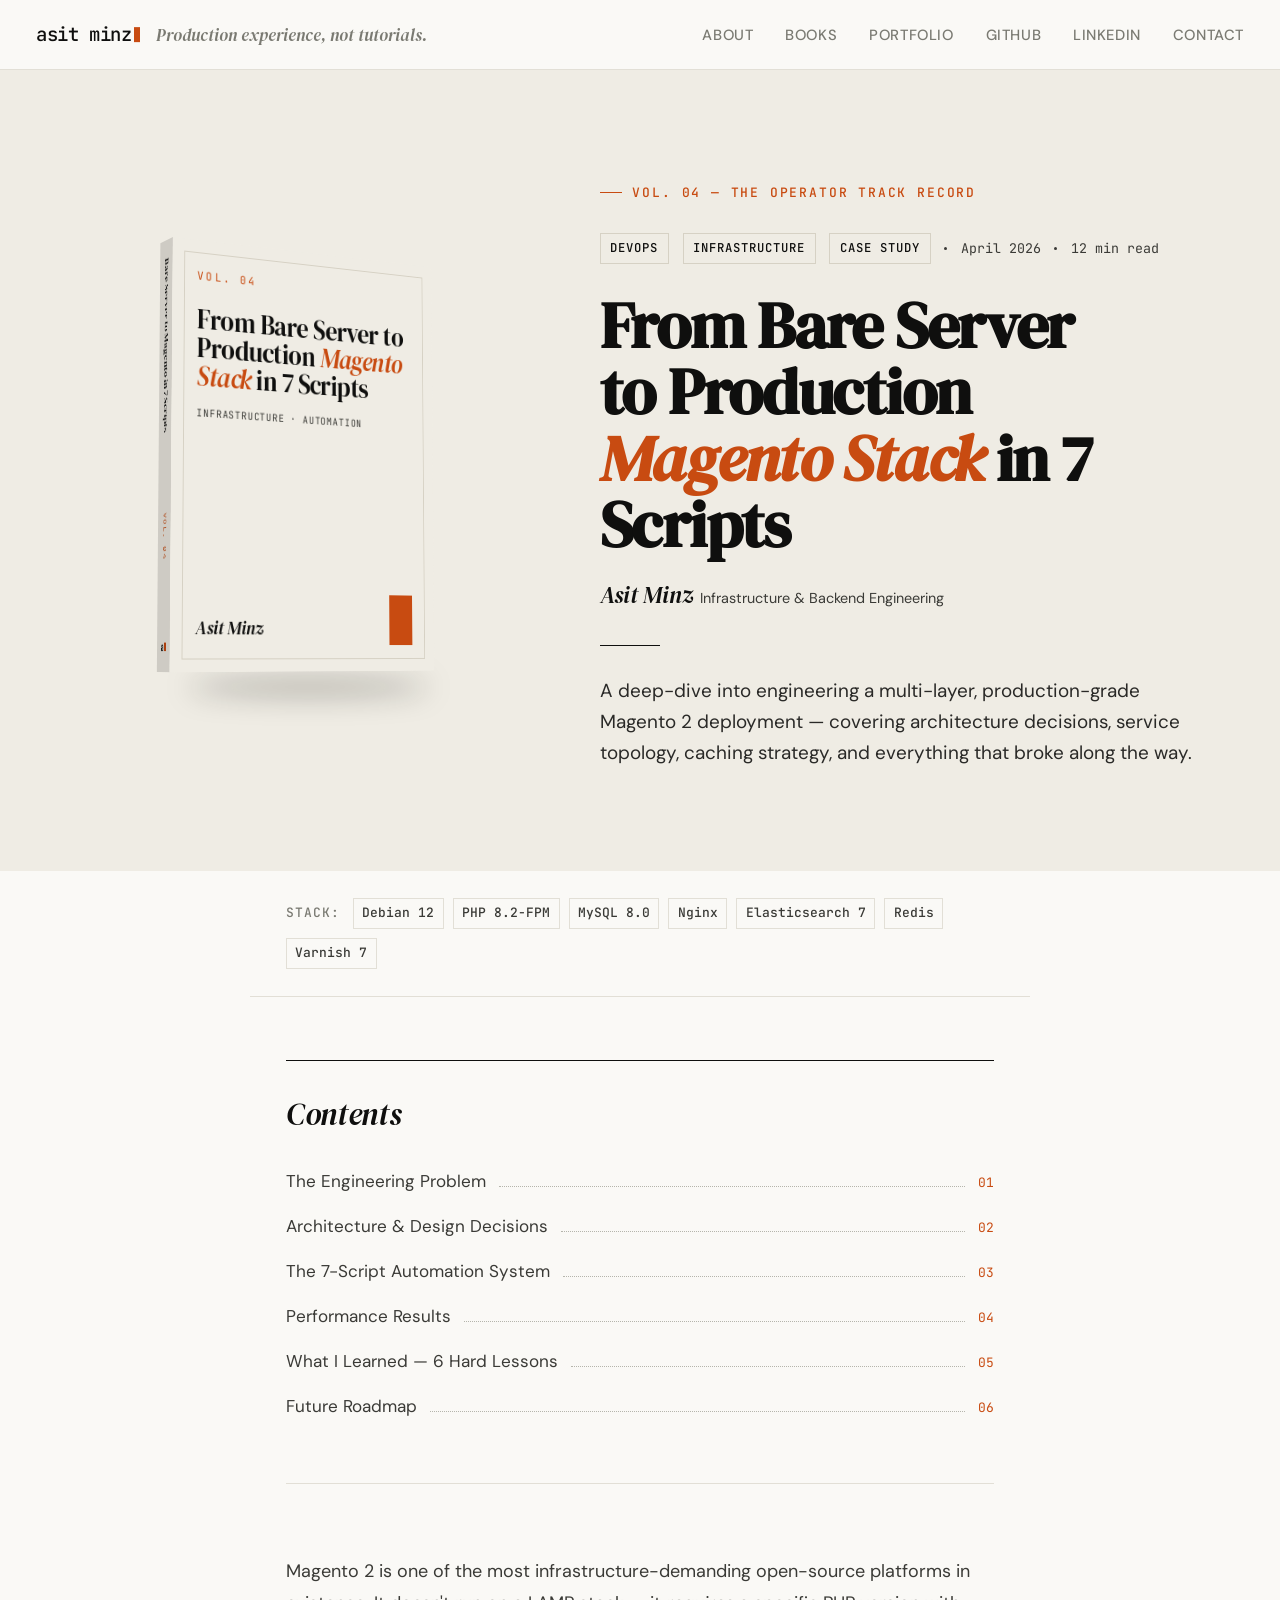
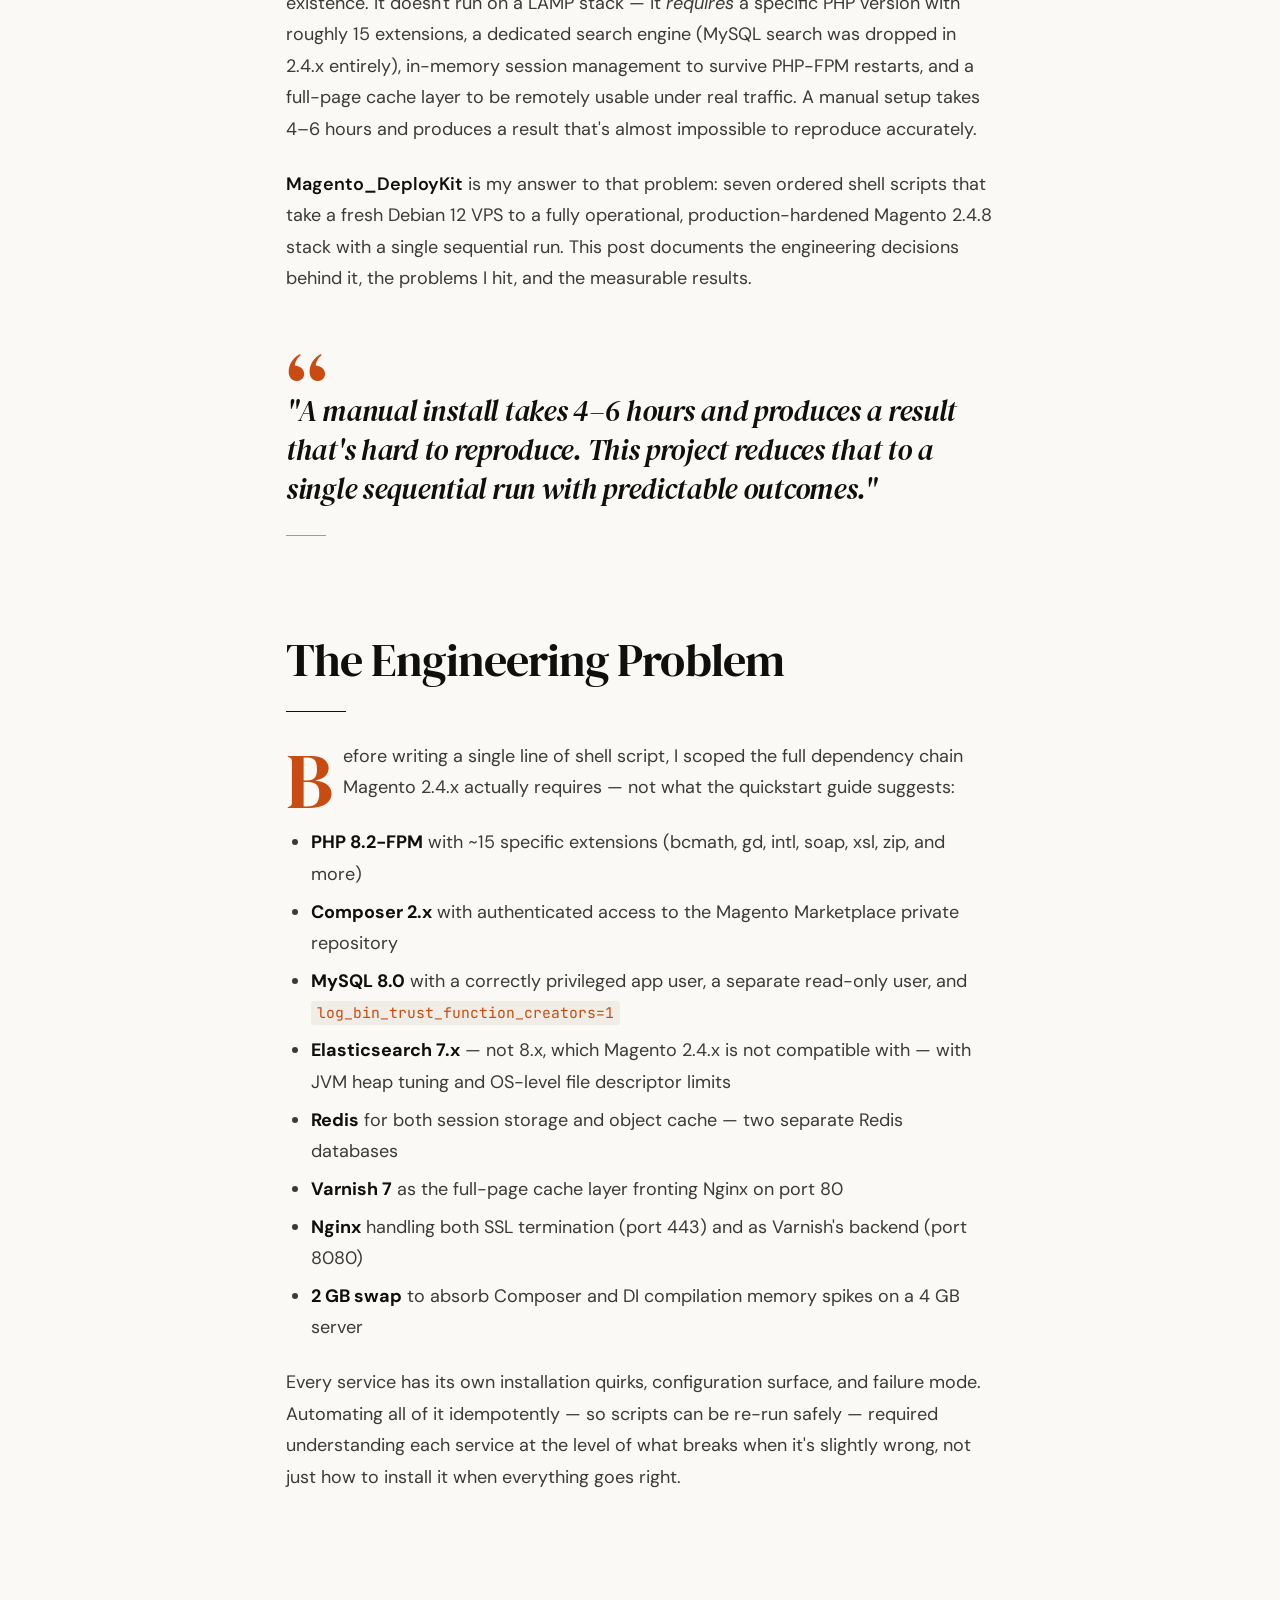
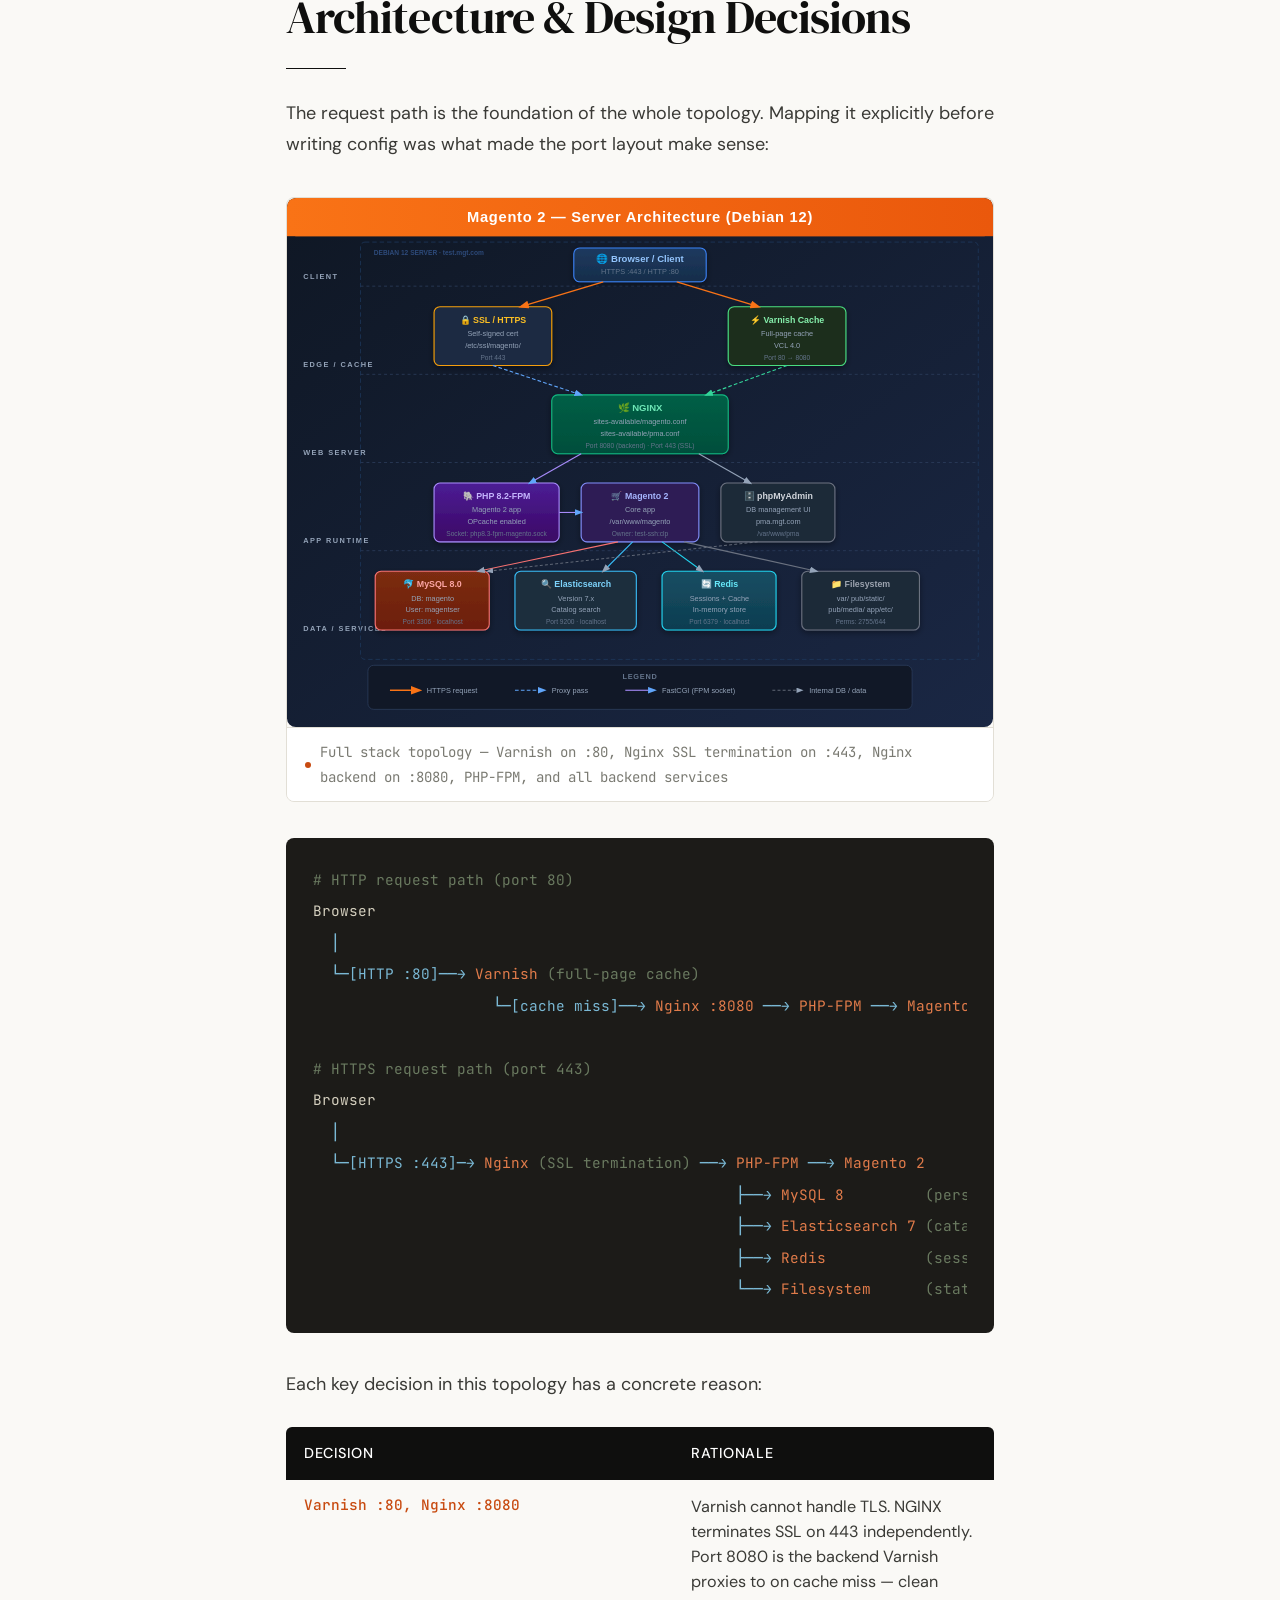
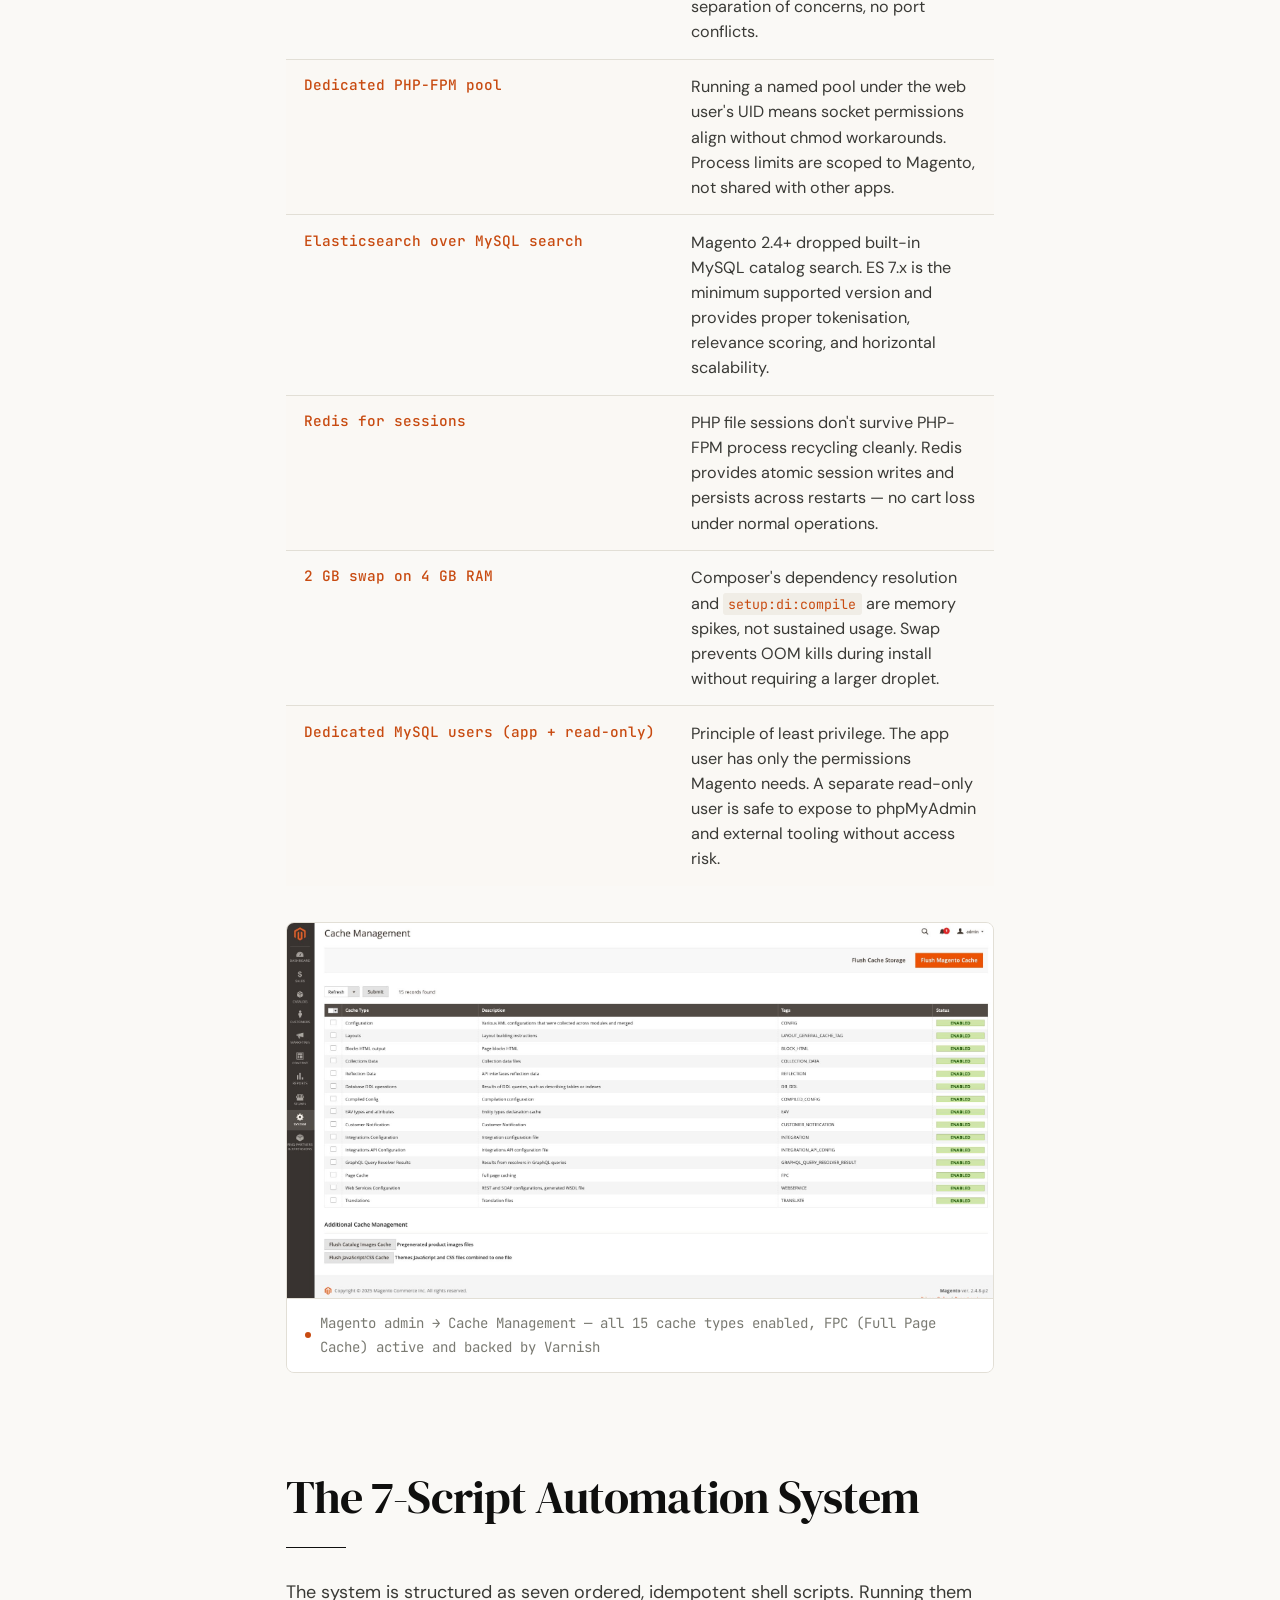
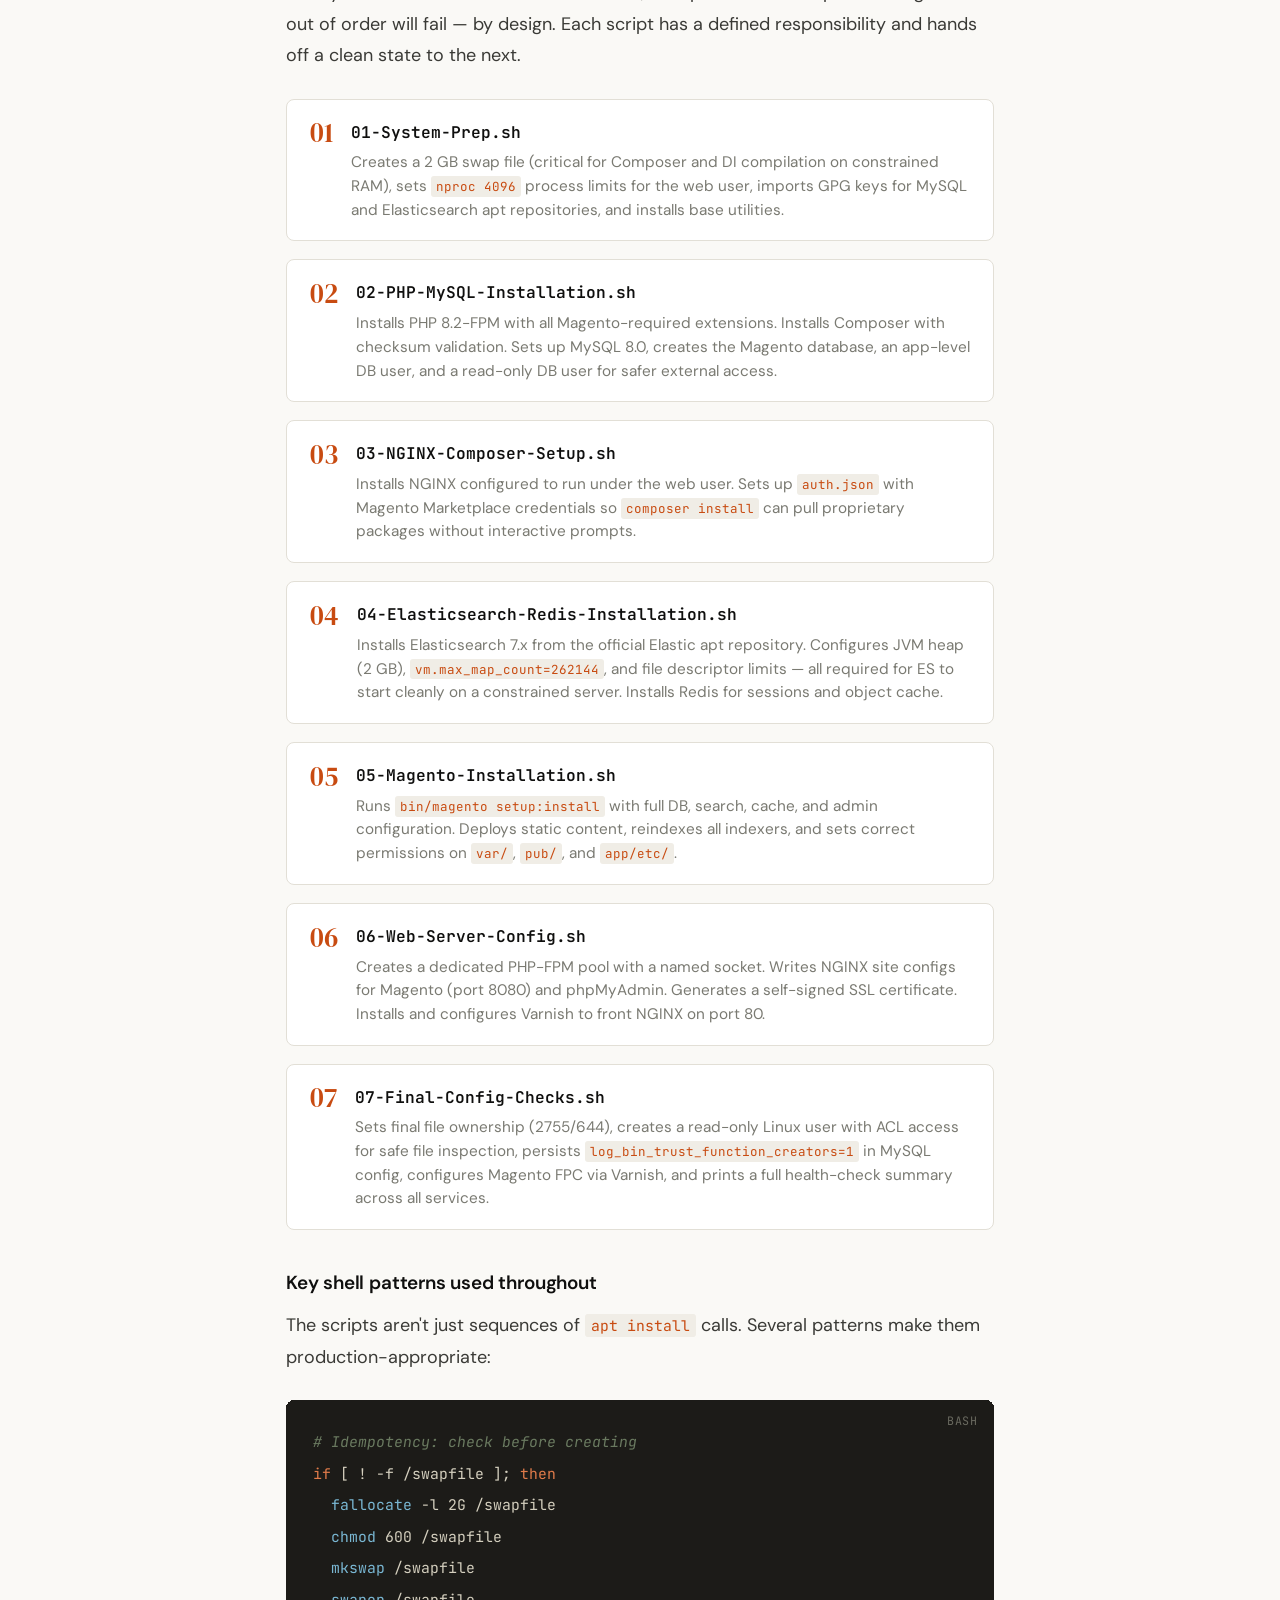
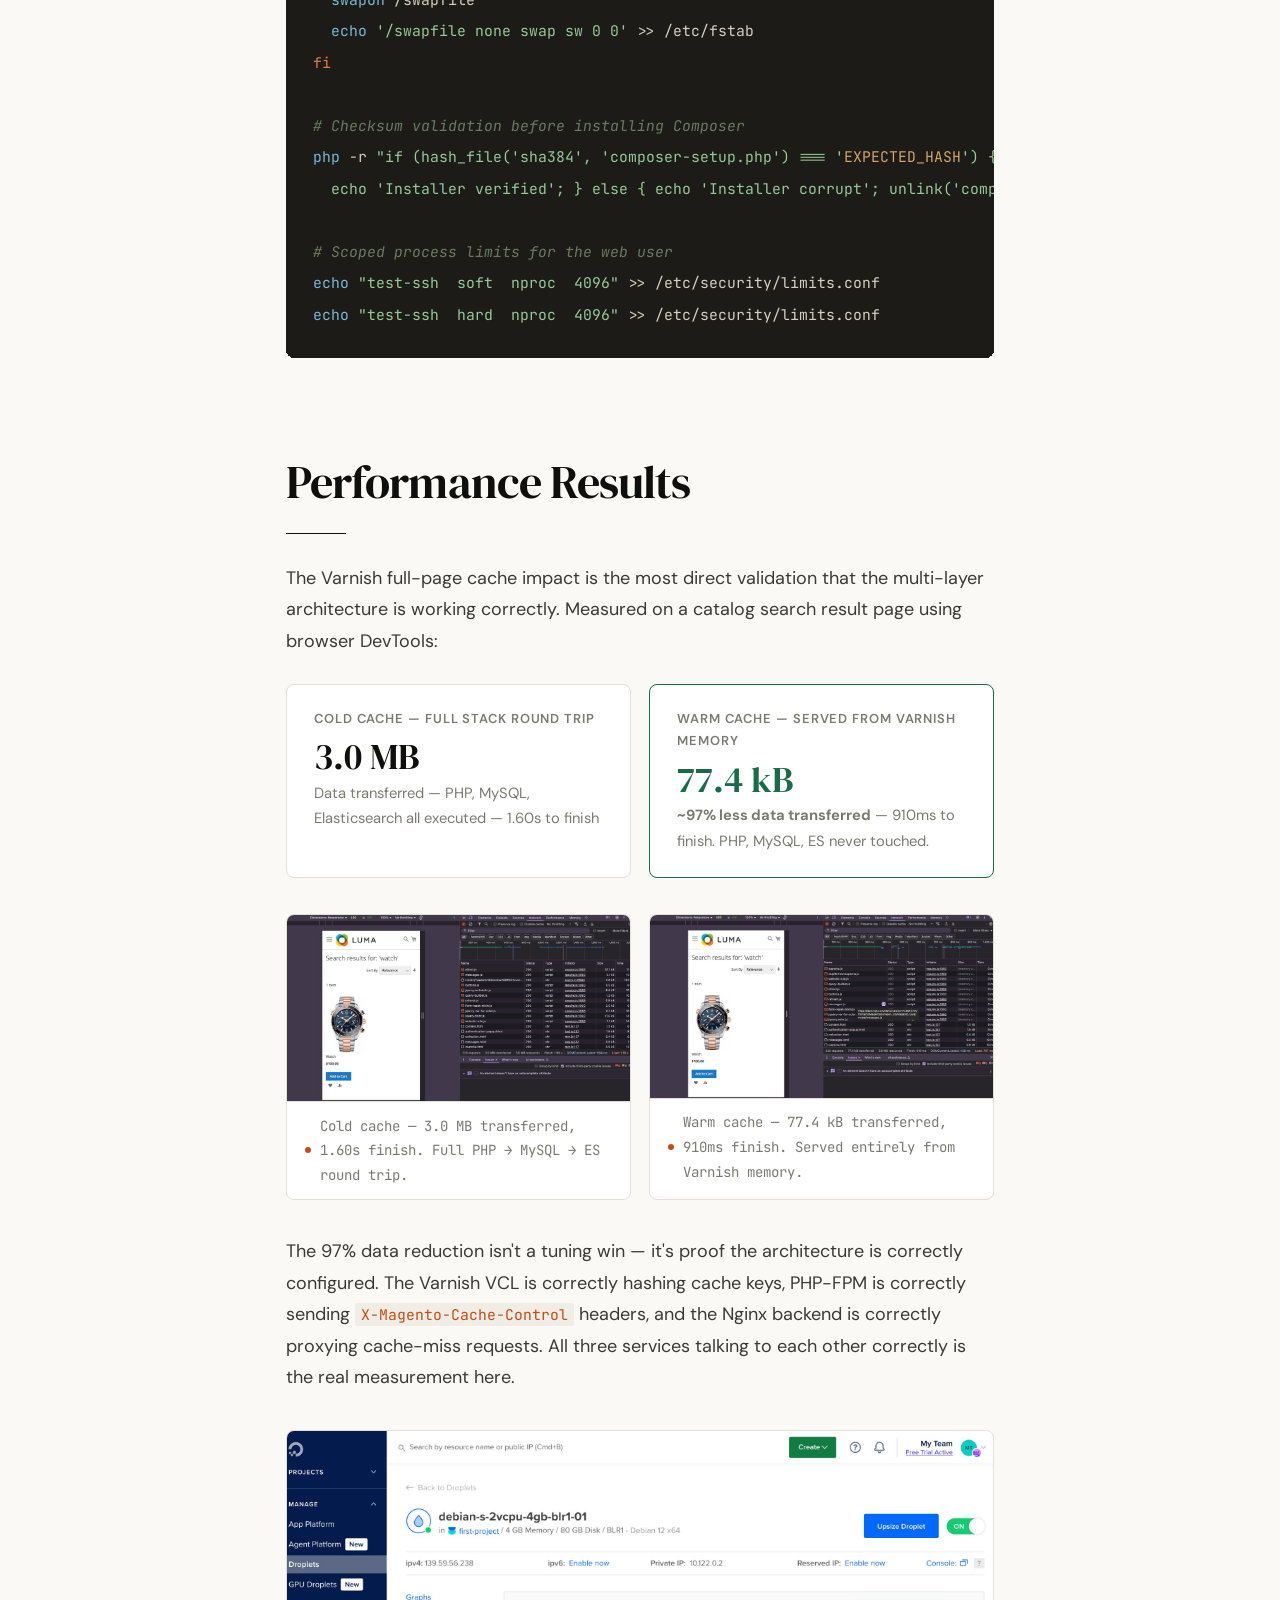
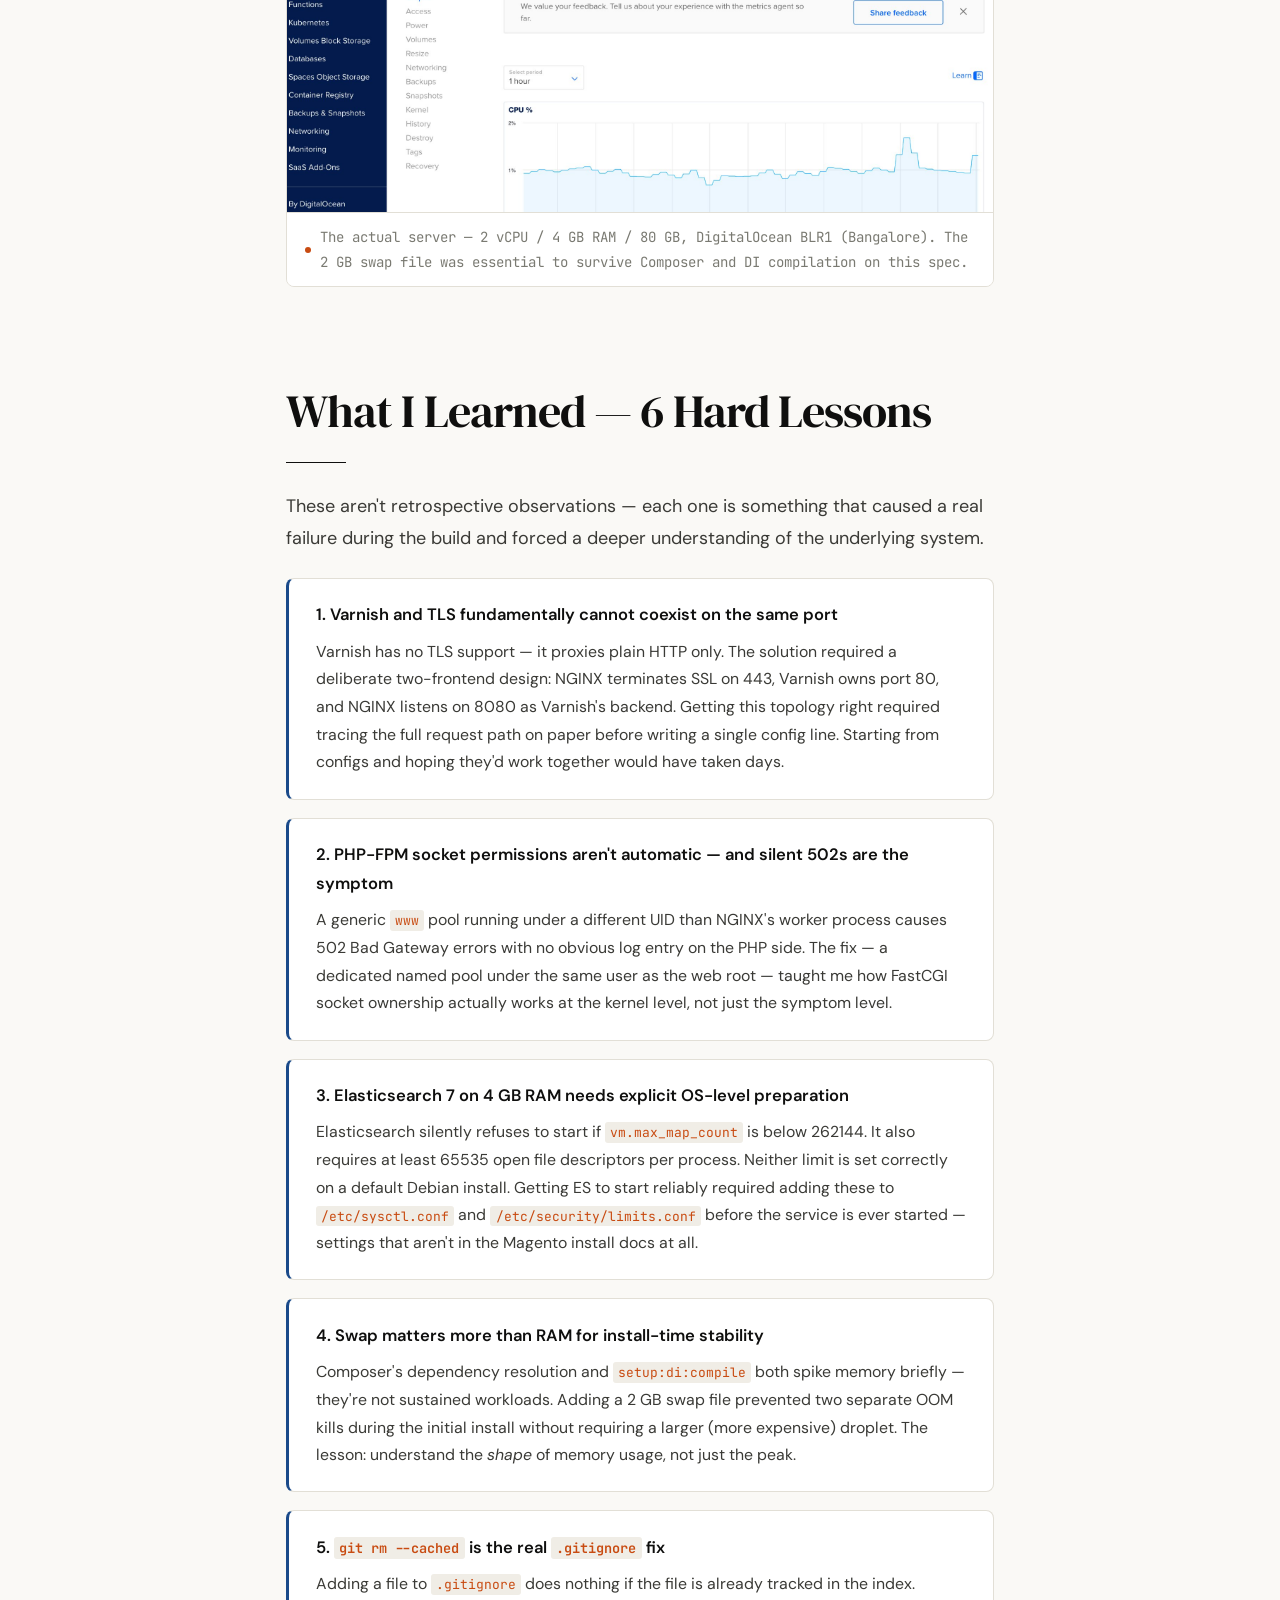
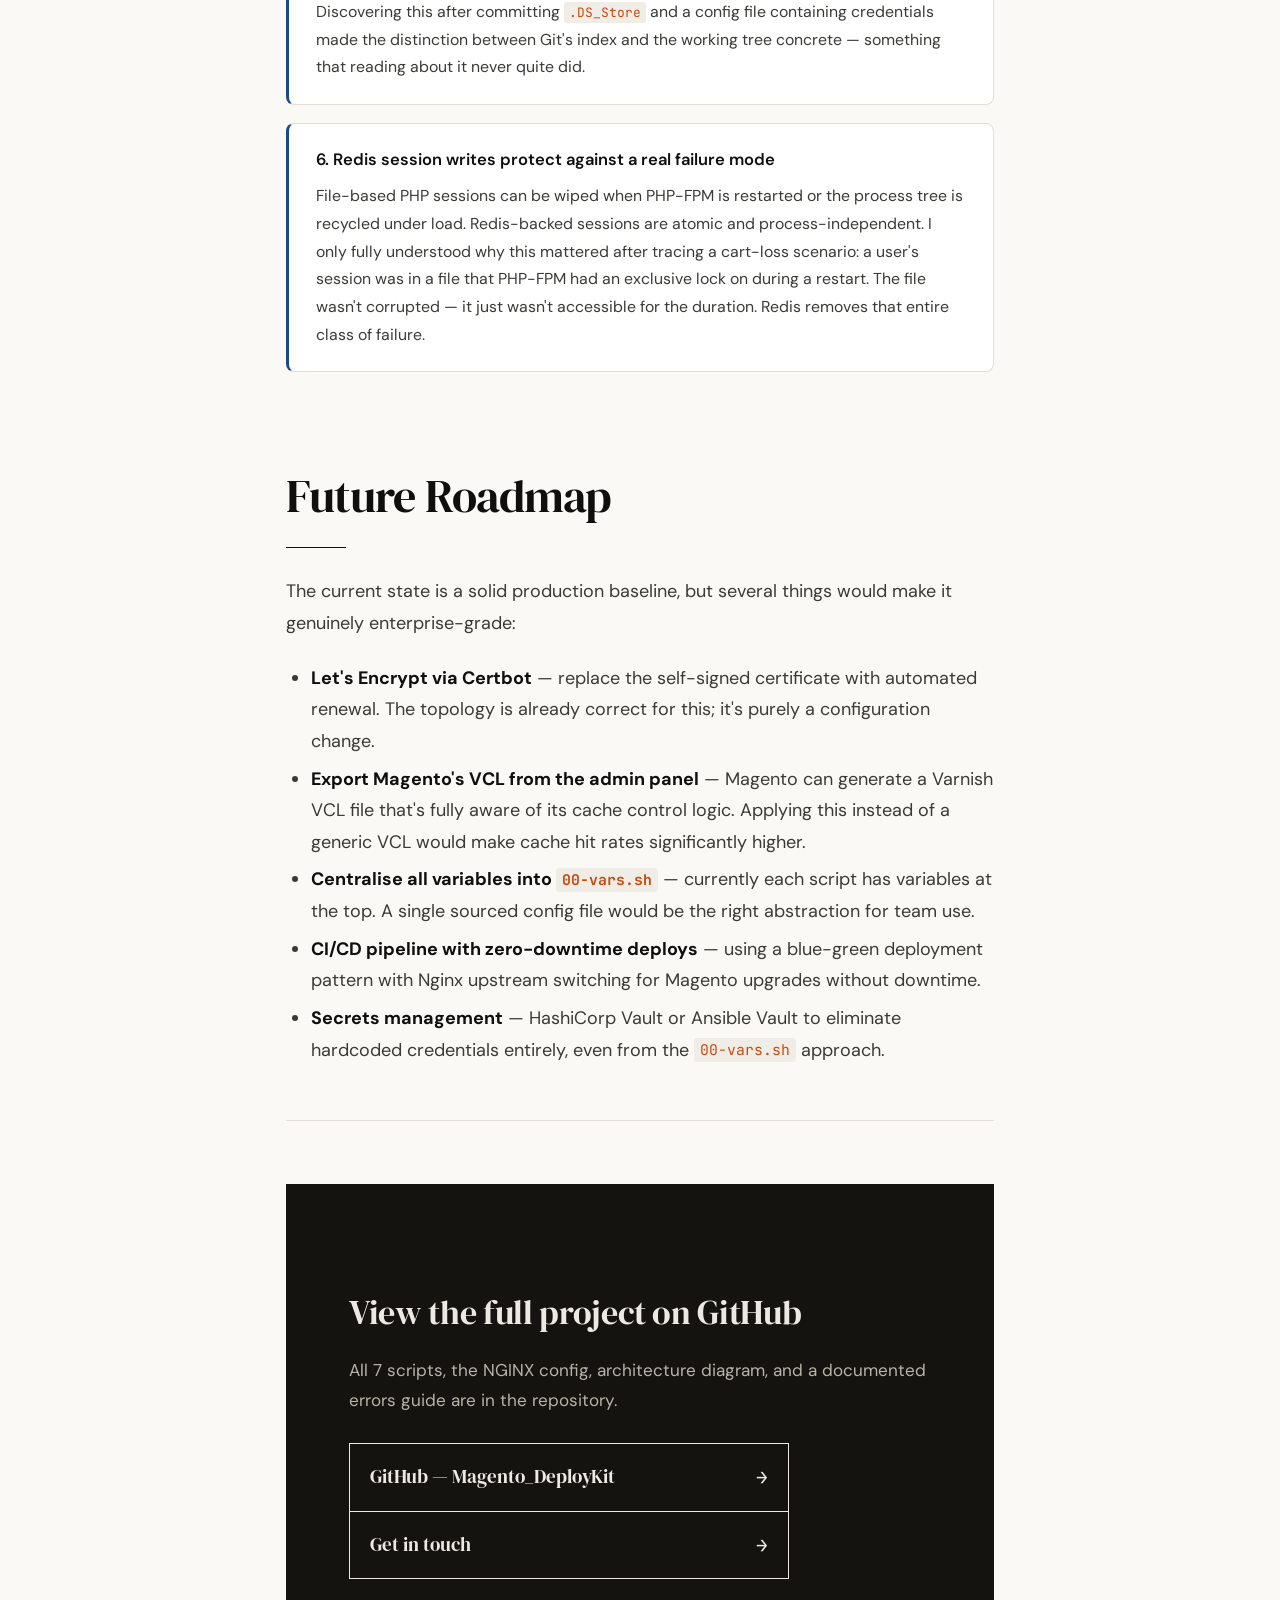
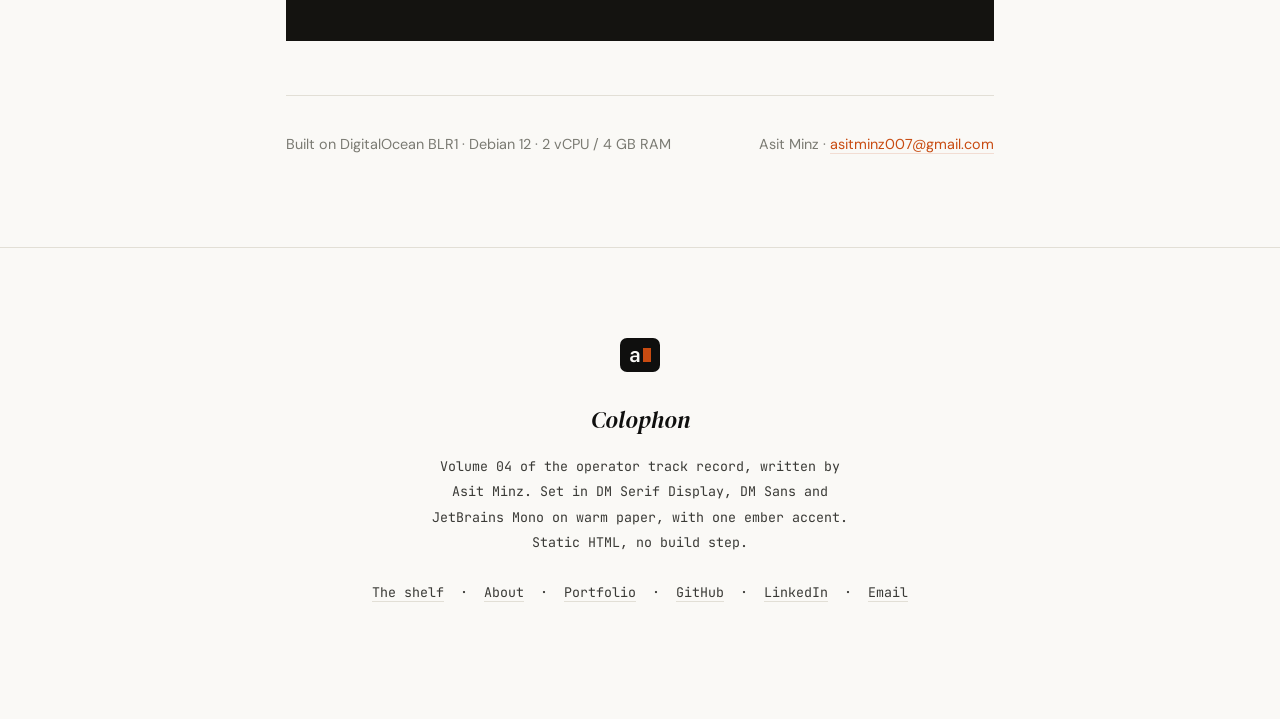
<file: posts/magento-deploykit/index.html>
<!DOCTYPE html>
<html lang="en">
<head>
<meta charset="UTF-8">
<meta name="viewport" content="width=device-width, initial-scale=1.0">
<link rel="icon" type="image/svg+xml" href="/favicon.svg">
<title>Bare Server to Magento 2 in 7 Scripts: Varnish + NGINX</title>
<meta name="description" content="Seven idempotent Bash scripts take a bare server to Magento 2 behind Varnish, NGINX and PHP-FPM, plus six lessons that each cost hours to learn.">
<link rel="canonical" href="https://blogs.asitminz.com/posts/magento-deploykit/">
<link rel="preconnect" href="https://fonts.googleapis.com">
<link href="https://fonts.googleapis.com/css2?family=DM+Serif+Display:ital@0;1&family=DM+Sans:ital,wght@0,300;0,400;0,500;0,600;1,300;1,400&family=JetBrains+Mono:wght@400;500&display=swap" rel="stylesheet">
<link rel="stylesheet" href="/assets/css/tokens.css">
<style>
  *, *::before, *::after { box-sizing: border-box; margin: 0; padding: 0; }

  :root {
    --ink: #0f0f0e;
    --ink-mid: #3a3a36;
    --ink-muted: #7a7a72;
    --ink-faint: #b5b5ac;
    --bg: #faf9f6;
    --bg-card: #ffffff;
    --bg-code: #f0ede6;
    --bg-highlight: #fff8ec;
    --rule: #e2dfd6;
    --accent: #c84b11;
    --accent-soft: #f2ddd3;
    --accent-2: #1a6b4a;
    --accent-2-soft: #d3efe4;
    --blue: #1a4a8a;
    --blue-soft: #d6e4f7;
  }

  html { font-size: 18px; scroll-behavior: smooth; }

  body {
    background: var(--bg);
    color: var(--ink);
    font-family: 'DM Sans', sans-serif;
    font-weight: 400;
    line-height: 1.75;
    -webkit-font-smoothing: antialiased;
  }

  /* ── HEADER ── */
  .site-header {
    border-bottom: 1px solid var(--rule);
    padding: 1rem 2rem;
    display: flex;
    justify-content: space-between;
    align-items: center;
    background: var(--bg);
    position: sticky;
    top: 0;
    z-index: 100;
  }
  .site-header .logo {
    font-family: 'DM Serif Display', serif;
    font-size: 1.1rem;
    color: var(--ink);
    text-decoration: none;
    letter-spacing: -0.01em;
  }
  .site-header nav a {
    color: var(--ink-muted);
    text-decoration: none;
    font-size: 0.82rem;
    margin-left: 1.5rem;
    letter-spacing: 0.04em;
    text-transform: uppercase;
    font-weight: 500;
    transition: color 0.2s;
  }
  .site-header nav a:hover { color: var(--accent); }

  /* ── HERO ── */
  .hero {
    max-width: 780px;
    margin: 0 auto;
    padding: 5rem 2rem 3rem;
    border-bottom: 1px solid var(--rule);
  }
  .hero-meta {
    display: flex;
    align-items: center;
    gap: 0.75rem;
    margin-bottom: 2rem;
    flex-wrap: wrap;
  }
  .tag {
    background: var(--accent);
    color: white;
    font-size: 0.68rem;
    font-weight: 600;
    letter-spacing: 0.08em;
    text-transform: uppercase;
    padding: 0.3em 0.8em;
    border-radius: 2px;
  }
  .tag.green { background: var(--accent-2); }
  .tag.blue { background: var(--blue); }
  .hero-meta time {
    font-size: 0.82rem;
    color: var(--ink-muted);
    font-weight: 400;
  }
  .hero-meta .dot {
    width: 3px; height: 3px;
    background: var(--ink-faint);
    border-radius: 50%;
  }
  .hero-meta .read-time {
    font-size: 0.82rem;
    color: var(--ink-muted);
  }

  h1.hero-title {
    font-family: 'DM Serif Display', serif;
    font-size: clamp(2rem, 4vw, 3rem);
    line-height: 1.18;
    letter-spacing: -0.02em;
    color: var(--ink);
    margin-bottom: 1.25rem;
  }
  h1.hero-title em {
    font-style: italic;
    color: var(--accent);
  }

  .hero-sub {
    font-size: 1.1rem;
    color: var(--ink-mid);
    line-height: 1.65;
    max-width: 620px;
    margin-bottom: 2rem;
  }

  .author-row {
    display: flex;
    align-items: center;
    gap: 0.75rem;
  }
  .author-avatar {
    width: 38px; height: 38px;
    background: #c84b11;
    border-radius: 50%;
    display: flex; align-items: center; justify-content: center;
    font-family: 'DM Serif Display', serif;
    font-size: 0.9rem;
    color: white;
    flex-shrink: 0;
  }
  .author-info .name {
    font-size: 0.9rem;
    font-weight: 600;
    color: var(--ink);
    line-height: 1.2;
  }
  .author-info .role {
    font-size: 0.78rem;
    color: var(--ink-muted);
  }

  /* ── STACK BADGE STRIP ── */
  .stack-strip {
    max-width: 780px;
    margin: 0 auto;
    padding: 1.5rem 2rem;
    border-bottom: 1px solid var(--rule);
    display: flex;
    gap: 0.5rem;
    flex-wrap: wrap;
    align-items: center;
  }
  .stack-strip .label {
    font-size: 0.72rem;
    font-weight: 600;
    color: var(--ink-muted);
    text-transform: uppercase;
    letter-spacing: 0.07em;
    margin-right: 0.25rem;
  }
  .badge {
    font-family: 'JetBrains Mono', monospace;
    font-size: 0.72rem;
    padding: 0.25em 0.65em;
    border-radius: 3px;
    font-weight: 500;
    border: 1px solid transparent;
  }
  .badge.debian { background: #f2e5e8; color: #6e1a29; border-color: #e8c4ca; }
  .badge.php { background: #ece8f5; color: #3a2a7a; border-color: #cdc3ec; }
  .badge.mysql { background: #e3ecf8; color: #1a3d6e; border-color: #b8cfec; }
  .badge.nginx { background: #e4f3e9; color: #1a5a32; border-color: #b8dec5; }
  .badge.es { background: #e3eef8; color: #0a3d6e; border-color: #b0cfe8; }
  .badge.redis { background: #fde8e8; color: #7a1a1a; border-color: #f5c0c0; }
  .badge.varnish { background: #e8f2fb; color: #1a3a6a; border-color: #b8d0f0; }

  /* ── BODY CONTENT ── */
  .content {
    max-width: 780px;
    margin: 0 auto;
    padding: 3.5rem 2rem 5rem;
  }

  /* TOC */
  .toc {
    background: var(--bg-card);
    border: 1px solid var(--rule);
    border-left: 3px solid var(--accent);
    border-radius: 0 6px 6px 0;
    padding: 1.5rem 2rem;
    margin-bottom: 3.5rem;
  }
  .toc-title {
    font-family: 'DM Serif Display', serif;
    font-size: 0.9rem;
    font-weight: 400;
    color: var(--ink-muted);
    letter-spacing: 0.07em;
    text-transform: uppercase;
    margin-bottom: 1rem;
  }
  .toc ol {
    padding-left: 1.2rem;
    display: flex;
    flex-direction: column;
    gap: 0.4rem;
  }
  .toc ol li { font-size: 0.9rem; }
  .toc a {
    color: var(--ink-mid);
    text-decoration: none;
    transition: color 0.2s;
  }
  .toc a:hover { color: var(--accent); }

  /* Prose */
  h2 {
    font-family: 'DM Serif Display', serif;
    font-size: 1.7rem;
    font-weight: 400;
    letter-spacing: -0.015em;
    color: var(--ink);
    margin: 3rem 0 1rem;
    line-height: 1.25;
  }
  h3 {
    font-size: 1.05rem;
    font-weight: 600;
    color: var(--ink);
    margin: 2rem 0 0.6rem;
    letter-spacing: -0.01em;
  }
  p { margin-bottom: 1.3rem; color: var(--ink-mid); }
  p strong { color: var(--ink); font-weight: 600; }

  a { color: var(--accent); text-decoration: none; border-bottom: 1px solid var(--accent-soft); transition: border-color 0.2s; }
  a:hover { border-color: var(--accent); }

  ul, ol {
    padding-left: 1.4rem;
    margin-bottom: 1.3rem;
    color: var(--ink-mid);
  }
  li { margin-bottom: 0.35rem; }
  li strong { color: var(--ink); }

  hr {
    border: none;
    border-top: 1px solid var(--rule);
    margin: 3rem 0;
  }

  /* Code */
  code {
    font-family: 'JetBrains Mono', monospace;
    font-size: 0.82em;
    background: var(--bg-code);
    padding: 0.15em 0.4em;
    border-radius: 3px;
    color: var(--accent);
  }
  pre {
    background: #1c1b18;
    border-radius: 8px;
    padding: 1.5rem;
    overflow-x: auto;
    margin: 1.5rem 0 2rem;
    position: relative;
  }
  pre .lang-label {
    position: absolute;
    top: 0.6rem;
    right: 0.9rem;
    font-family: 'JetBrains Mono', monospace;
    font-size: 0.65rem;
    color: #6a6a60;
    text-transform: uppercase;
    letter-spacing: 0.06em;
  }
  pre code {
    background: none;
    padding: 0;
    font-size: 0.82rem;
    color: #d4cfbe;
    line-height: 1.7;
  }
  .kw { color: #e07b4a; }
  .cm { color: #6a7a60; font-style: italic; }
  .str { color: #98c899; }
  .fn { color: #7ab8d4; }
  .num { color: #d4a46a; }

  /* Pull quote */
  .pullquote {
    border-left: 3px solid var(--accent);
    padding: 1rem 1.5rem;
    margin: 2rem 0;
    background: var(--accent-soft);
    border-radius: 0 6px 6px 0;
  }
  .pullquote p {
    font-family: 'DM Serif Display', serif;
    font-size: 1.15rem;
    font-style: italic;
    color: var(--ink);
    line-height: 1.5;
    margin: 0;
  }

  /* Architecture box */
  .arch-box {
    background: #1c1b18;
    border-radius: 8px;
    padding: 1.5rem;
    margin: 1.5rem 0 2rem;
    overflow-x: auto;
  }
  .arch-box pre {
    background: none;
    border-radius: 0;
    padding: 0;
    margin: 0;
  }
  .arch-box pre code {
    color: #a8d4b0;
    font-size: 0.8rem;
  }
  .arch-box .comment-line { color: #6a7a60; }
  .arch-box .arrow { color: #7ab8d4; }
  .arch-box .label { color: #d4cfbe; }
  .arch-box .service { color: #e07b4a; }

  /* Decision table */
  .decision-table {
    width: 100%;
    border-collapse: collapse;
    margin: 1.5rem 0 2rem;
    font-size: 0.9rem;
  }
  .decision-table th {
    background: var(--ink);
    color: white;
    padding: 0.75rem 1rem;
    text-align: left;
    font-weight: 500;
    font-size: 0.8rem;
    letter-spacing: 0.04em;
    text-transform: uppercase;
  }
  .decision-table th:first-child { border-radius: 6px 0 0 0; }
  .decision-table th:last-child { border-radius: 0 6px 0 0; }
  .decision-table td {
    padding: 0.8rem 1rem;
    border-bottom: 1px solid var(--rule);
    vertical-align: top;
    color: var(--ink-mid);
    line-height: 1.55;
  }
  .decision-table td:first-child {
    font-family: 'JetBrains Mono', monospace;
    font-size: 0.8rem;
    color: var(--accent);
    font-weight: 500;
    white-space: nowrap;
  }
  .decision-table tr:last-child td { border-bottom: none; }
  .decision-table tr:nth-child(even) td { background: #faf8f4; }

  /* Perf callout */
  .perf-grid {
    display: grid;
    grid-template-columns: 1fr 1fr;
    gap: 1rem;
    margin: 1.5rem 0 2rem;
  }
  .perf-card {
    background: var(--bg-card);
    border: 1px solid var(--rule);
    border-radius: 8px;
    padding: 1.25rem 1.5rem;
  }
  .perf-card .label {
    font-size: 0.72rem;
    font-weight: 600;
    color: var(--ink-muted);
    text-transform: uppercase;
    letter-spacing: 0.07em;
    margin-bottom: 0.5rem;
  }
  .perf-card .value {
    font-family: 'DM Serif Display', serif;
    font-size: 2rem;
    color: var(--ink);
    line-height: 1;
    margin-bottom: 0.3rem;
  }
  .perf-card .desc { font-size: 0.82rem; color: var(--ink-muted); }
  .perf-card.highlight { border-color: var(--accent-2); }
  .perf-card.highlight .value { color: var(--accent-2); }

  /* Script cards */
  .script-grid {
    display: grid;
    gap: 1rem;
    margin: 1.5rem 0 2rem;
  }
  .script-card {
    background: var(--bg-card);
    border: 1px solid var(--rule);
    border-radius: 8px;
    padding: 1rem 1.25rem;
    display: grid;
    grid-template-columns: auto 1fr;
    gap: 0 1rem;
    align-items: start;
  }
  .script-num {
    font-family: 'DM Serif Display', serif;
    font-size: 1.5rem;
    color: var(--accent);
    line-height: 1;
    padding-top: 0.1rem;
  }
  .script-title {
    font-size: 0.9rem;
    font-weight: 600;
    color: var(--ink);
    margin-bottom: 0.3rem;
    font-family: 'JetBrains Mono', monospace;
  }
  .script-desc { font-size: 0.85rem; color: var(--ink-muted); line-height: 1.55; }

  /* Lessons */
  .lesson {
    background: var(--bg-card);
    border: 1px solid var(--rule);
    border-radius: 8px;
    padding: 1.25rem 1.5rem;
    margin-bottom: 1rem;
    border-left: 3px solid var(--blue);
  }
  .lesson h4 {
    font-size: 0.92rem;
    font-weight: 600;
    color: var(--ink);
    margin-bottom: 0.4rem;
  }
  .lesson p { font-size: 0.88rem; margin: 0; }

  /* Closing CTA */
  .cta-box {
    background: var(--ink);
    color: white;
    border-radius: 10px;
    padding: 2.5rem;
    text-align: center;
    margin-top: 3.5rem;
  }
  .cta-box h3 {
    font-family: 'DM Serif Display', serif;
    font-size: 1.5rem;
    font-weight: 400;
    color: white;
    margin-bottom: 0.75rem;
  }
  .cta-box p { color: #b5b5ac; font-size: 0.95rem; margin-bottom: 1.5rem; }
  .cta-links {
    display: flex;
    gap: 0.75rem;
    justify-content: center;
    flex-wrap: wrap;
  }
  .cta-btn {
    display: inline-block;
    padding: 0.65rem 1.4rem;
    border-radius: 4px;
    font-size: 0.85rem;
    font-weight: 600;
    text-decoration: none;
    border: none;
    transition: opacity 0.2s;
  }
  .cta-btn:hover { opacity: 0.85; border-bottom: none; }
  .cta-btn.primary { background: var(--accent); color: white; }
  .cta-btn.secondary { background: #2a2a26; color: #d4cfbe; border: 1px solid #3a3a36; }

  /* Footnote */
  .footnote {
    margin-top: 3rem;
    padding-top: 2rem;
    border-top: 1px solid var(--rule);
    font-size: 0.8rem;
    color: var(--ink-muted);
    display: flex;
    justify-content: space-between;
    flex-wrap: wrap;
    gap: 0.5rem;
  }

  /* ── SCREENSHOTS ── */
  .screenshot {
    margin: 2rem 0;
    border-radius: 8px;
    overflow: hidden;
    border: 1px solid var(--rule);
  }
  .screenshot img {
    width: 100%;
    display: block;
  }
  .screenshot figcaption {
    background: var(--bg-card);
    border-top: 1px solid var(--rule);
    padding: 0.65rem 1rem;
    font-size: 0.78rem;
    color: var(--ink-muted);
    font-family: 'JetBrains Mono', monospace;
    display: flex;
    align-items: center;
    gap: 0.5rem;
  }
  .screenshot figcaption::before {
    content: '';
    display: inline-block;
    width: 6px; height: 6px;
    border-radius: 50%;
    background: var(--accent);
    flex-shrink: 0;
  }
  .screenshot-pair {
    display: grid;
    grid-template-columns: 1fr 1fr;
    gap: 1rem;
    margin: 2rem 0;
  }
  .screenshot-pair .screenshot { margin: 0; }

  @media (max-width: 600px) {
    .perf-grid { grid-template-columns: 1fr; }
    .screenshot-pair { grid-template-columns: 1fr; }
    .site-header nav { display: none; }
    h2 { font-size: 1.4rem; }
  }
</style>
<link rel="stylesheet" href="/assets/css/press.css">
<script src="/assets/js/press.js" defer></script>
</head>
<body class="press-post">

<header class="site-header">
  <div class="masthead">
    <a class="wordmark" href="/">asit minz<span class="caret" aria-hidden="true"></span></a>
    <span class="masthead-tagline">Production experience, not tutorials.</span>
  </div>
  <nav>
    <a href="/about/">About</a>
    <a href="/books/">Books</a>
    <a href="https://asitminz.com" target="_blank">Portfolio</a>
    <a href="https://github.com/Asit0007" target="_blank">GitHub</a>
    <a href="https://linkedin.com/in/asitminz" target="_blank">LinkedIn</a>
    <a href="mailto:asitminz007@gmail.com">Contact</a>
  </nav>
</header>

<!-- HERO -->
<section class="hero press-hero vol--magento">
  <div class="press-hero__stage">
    <div class="book" data-book style="--bt: 30px; --title-scale: 0.092" aria-hidden="true">
      <div class="book__body">
        <div class="book__face book__front">
          <span class="book__vol">Vol. 04</span>
          <span class="book__title">From Bare Server to Production <em>Magento Stack</em> in 7 Scripts</span>
          <span class="book__kicker">Infrastructure &middot; Automation</span>
          <span class="book__foot"><span class="book__author">Asit Minz</span><span class="book__caret"></span></span>
        </div>
        <div class="book__face book__back"><span class="press-mark">a<i></i></span></div>
        <div class="book__face book__spine">
          <span class="book__spine-title">Bare Server to Magento in 7 Scripts</span>
          <span class="book__spine-vol">Vol. 04</span>
          <span class="press-mark" style="font-size: 11px">a<i></i></span>
        </div>
        <div class="book__face book__pages"></div>
        <div class="book__face book__top"></div>
        <div class="book__face book__bottom"></div>
      </div>
    </div>
  </div>
  <div class="press-hero__info">
  <span class="eyebrow">Vol. 04 &mdash; the operator track record</span>

  <div class="hero-meta">
    <span class="tag">DevOps</span>
    <span class="tag green">Infrastructure</span>
    <span class="tag blue">Case Study</span>
    <span class="dot"></span>
    <time datetime="2026-04-01">April 2026</time>
    <span class="dot"></span>
    <span class="read-time">12 min read</span>
  </div>

  <h1 class="hero-title">
    From Bare Server to Production<br>
    <em>Magento Stack</em> in 7 Scripts
  </h1>

  <p class="press-byline">Asit Minz<span>Infrastructure &amp; Backend Engineering</span></p>
  <span class="press-rule" aria-hidden="true"></span>

  <p class="hero-sub">
    A deep-dive into engineering a multi-layer, production-grade Magento 2 deployment — covering architecture decisions, service topology, caching strategy, and everything that broke along the way.
  </p>
  </div>
</section>

<!-- STACK BADGES -->
<div class="stack-strip">
  <span class="label">Stack:</span>
  <span class="badge debian">Debian 12</span>
  <span class="badge php">PHP 8.2-FPM</span>
  <span class="badge mysql">MySQL 8.0</span>
  <span class="badge nginx">Nginx</span>
  <span class="badge es">Elasticsearch 7</span>
  <span class="badge redis">Redis</span>
  <span class="badge varnish">Varnish 7</span>
</div>

<!-- CONTENT -->
<main class="content">

  <div class="toc">
    <div class="toc-title">Contents</div>
    <ol>
      <li><a href="#problem">The Engineering Problem</a></li>
      <li><a href="#architecture">Architecture &amp; Design Decisions</a></li>
      <li><a href="#scripts">The 7-Script Automation System</a></li>
      <li><a href="#performance">Performance Results</a></li>
      <li><a href="#lessons">What I Learned — 6 Hard Lessons</a></li>
      <li><a href="#future">Future Roadmap</a></li>
    </ol>
  </div>

  <!-- INTRO -->
  <p>
    Magento 2 is one of the most infrastructure-demanding open-source platforms in existence. It doesn't run on a LAMP stack — it <em>requires</em> a specific PHP version with roughly 15 extensions, a dedicated search engine (MySQL search was dropped in 2.4.x entirely), in-memory session management to survive PHP-FPM restarts, and a full-page cache layer to be remotely usable under real traffic. A manual setup takes 4–6 hours and produces a result that's almost impossible to reproduce accurately.
  </p>

  <p>
    <strong>Magento_DeployKit</strong> is my answer to that problem: seven ordered shell scripts that take a fresh Debian 12 VPS to a fully operational, production-hardened Magento 2.4.8 stack with a single sequential run. This post documents the engineering decisions behind it, the problems I hit, and the measurable results.
  </p>

  <div class="pullquote">
    <p>"A manual install takes 4–6 hours and produces a result that's hard to reproduce. This project reduces that to a single sequential run with predictable outcomes."</p>
  </div>

  <!-- PROBLEM -->
  <h2 id="problem">The Engineering Problem</h2>

  <p>
    Before writing a single line of shell script, I scoped the full dependency chain Magento 2.4.x actually requires — not what the quickstart guide suggests:
  </p>

  <ul>
    <li><strong>PHP 8.2-FPM</strong> with ~15 specific extensions (bcmath, gd, intl, soap, xsl, zip, and more)</li>
    <li><strong>Composer 2.x</strong> with authenticated access to the Magento Marketplace private repository</li>
    <li><strong>MySQL 8.0</strong> with a correctly privileged app user, a separate read-only user, and <code>log_bin_trust_function_creators=1</code></li>
    <li><strong>Elasticsearch 7.x</strong> — not 8.x, which Magento 2.4.x is not compatible with — with JVM heap tuning and OS-level file descriptor limits</li>
    <li><strong>Redis</strong> for both session storage and object cache — two separate Redis databases</li>
    <li><strong>Varnish 7</strong> as the full-page cache layer fronting Nginx on port 80</li>
    <li><strong>Nginx</strong> handling both SSL termination (port 443) and as Varnish's backend (port 8080)</li>
    <li><strong>2 GB swap</strong> to absorb Composer and DI compilation memory spikes on a 4 GB server</li>
  </ul>

  <p>
    Every service has its own installation quirks, configuration surface, and failure mode. Automating all of it idempotently — so scripts can be re-run safely — required understanding each service at the level of what breaks when it's slightly wrong, not just how to install it when everything goes right.
  </p>

  <!-- ARCHITECTURE -->
  <h2 id="architecture">Architecture &amp; Design Decisions</h2>

  <p>The request path is the foundation of the whole topology. Mapping it explicitly before writing config was what made the port layout make sense:</p>

  <figure class="screenshot">
    <img src="/assets/images/magento-deploykit/architecture-diagram.svg" alt="Magento 2 stack architecture diagram showing request flow through Varnish, Nginx, PHP-FPM, MySQL, Elasticsearch and Redis">
    <figcaption>Full stack topology — Varnish on :80, Nginx SSL termination on :443, Nginx backend on :8080, PHP-FPM, and all backend services</figcaption>
  </figure>

  <div class="arch-box">
    <pre><code><span class="comment-line"># HTTP request path (port 80)</span>
<span class="label">Browser</span>
  <span class="arrow">│</span>
  <span class="arrow">└─[HTTP :80]──→</span> <span class="service">Varnish</span> <span class="comment-line">(full-page cache)</span>
                    <span class="arrow">└─[cache miss]──→</span> <span class="service">Nginx :8080</span> <span class="arrow">──→</span> <span class="service">PHP-FPM</span> <span class="arrow">──→</span> <span class="service">Magento 2</span>

<span class="comment-line"># HTTPS request path (port 443)</span>
<span class="label">Browser</span>
  <span class="arrow">│</span>
  <span class="arrow">└─[HTTPS :443]─→</span> <span class="service">Nginx</span> <span class="comment-line">(SSL termination)</span> <span class="arrow">──→</span> <span class="service">PHP-FPM</span> <span class="arrow">──→</span> <span class="service">Magento 2</span>
                                               <span class="arrow">├──→</span> <span class="service">MySQL 8</span>         <span class="comment-line">(persistent data)</span>
                                               <span class="arrow">├──→</span> <span class="service">Elasticsearch 7</span> <span class="comment-line">(catalog search)</span>
                                               <span class="arrow">├──→</span> <span class="service">Redis</span>           <span class="comment-line">(sessions + object cache)</span>
                                               <span class="arrow">└──→</span> <span class="service">Filesystem</span>      <span class="comment-line">(static assets)</span></code></pre>
  </div>

  <p>Each key decision in this topology has a concrete reason:</p>

  <table class="decision-table">
    <thead>
      <tr>
        <th>Decision</th>
        <th>Rationale</th>
      </tr>
    </thead>
    <tbody>
      <tr>
        <td>Varnish :80, Nginx :8080</td>
        <td>Varnish cannot handle TLS. NGINX terminates SSL on 443 independently. Port 8080 is the backend Varnish proxies to on cache miss — clean separation of concerns, no port conflicts.</td>
      </tr>
      <tr>
        <td>Dedicated PHP-FPM pool</td>
        <td>Running a named pool under the web user's UID means socket permissions align without chmod workarounds. Process limits are scoped to Magento, not shared with other apps.</td>
      </tr>
      <tr>
        <td>Elasticsearch over MySQL search</td>
        <td>Magento 2.4+ dropped built-in MySQL catalog search. ES 7.x is the minimum supported version and provides proper tokenisation, relevance scoring, and horizontal scalability.</td>
      </tr>
      <tr>
        <td>Redis for sessions</td>
        <td>PHP file sessions don't survive PHP-FPM process recycling cleanly. Redis provides atomic session writes and persists across restarts — no cart loss under normal operations.</td>
      </tr>
      <tr>
        <td>2 GB swap on 4 GB RAM</td>
        <td>Composer's dependency resolution and <code>setup:di:compile</code> are memory spikes, not sustained usage. Swap prevents OOM kills during install without requiring a larger droplet.</td>
      </tr>
      <tr>
        <td>Dedicated MySQL users (app + read-only)</td>
        <td>Principle of least privilege. The app user has only the permissions Magento needs. A separate read-only user is safe to expose to phpMyAdmin and external tooling without access risk.</td>
      </tr>
    </tbody>
  </table>

  <figure class="screenshot">
    <img src="/assets/images/magento-deploykit/04-admin-cache-management.png" alt="Magento admin cache management panel showing all 15 cache types enabled including FPC">
    <figcaption>Magento admin → Cache Management — all 15 cache types enabled, FPC (Full Page Cache) active and backed by Varnish</figcaption>
  </figure>

  <!-- SCRIPTS -->
  <h2 id="scripts">The 7-Script Automation System</h2>

  <p>
    The system is structured as seven ordered, idempotent shell scripts. Running them out of order will fail — by design. Each script has a defined responsibility and hands off a clean state to the next.
  </p>

  <div class="script-grid">
    <div class="script-card">
      <div class="script-num">01</div>
      <div>
        <div class="script-title">01-System-Prep.sh</div>
        <div class="script-desc">Creates a 2 GB swap file (critical for Composer and DI compilation on constrained RAM), sets <code>nproc 4096</code> process limits for the web user, imports GPG keys for MySQL and Elasticsearch apt repositories, and installs base utilities.</div>
      </div>
    </div>
    <div class="script-card">
      <div class="script-num">02</div>
      <div>
        <div class="script-title">02-PHP-MySQL-Installation.sh</div>
        <div class="script-desc">Installs PHP 8.2-FPM with all Magento-required extensions. Installs Composer with checksum validation. Sets up MySQL 8.0, creates the Magento database, an app-level DB user, and a read-only DB user for safer external access.</div>
      </div>
    </div>
    <div class="script-card">
      <div class="script-num">03</div>
      <div>
        <div class="script-title">03-NGINX-Composer-Setup.sh</div>
        <div class="script-desc">Installs NGINX configured to run under the web user. Sets up <code>auth.json</code> with Magento Marketplace credentials so <code>composer install</code> can pull proprietary packages without interactive prompts.</div>
      </div>
    </div>
    <div class="script-card">
      <div class="script-num">04</div>
      <div>
        <div class="script-title">04-Elasticsearch-Redis-Installation.sh</div>
        <div class="script-desc">Installs Elasticsearch 7.x from the official Elastic apt repository. Configures JVM heap (2 GB), <code>vm.max_map_count=262144</code>, and file descriptor limits — all required for ES to start cleanly on a constrained server. Installs Redis for sessions and object cache.</div>
      </div>
    </div>
    <div class="script-card">
      <div class="script-num">05</div>
      <div>
        <div class="script-title">05-Magento-Installation.sh</div>
        <div class="script-desc">Runs <code>bin/magento setup:install</code> with full DB, search, cache, and admin configuration. Deploys static content, reindexes all indexers, and sets correct permissions on <code>var/</code>, <code>pub/</code>, and <code>app/etc/</code>.</div>
      </div>
    </div>
    <div class="script-card">
      <div class="script-num">06</div>
      <div>
        <div class="script-title">06-Web-Server-Config.sh</div>
        <div class="script-desc">Creates a dedicated PHP-FPM pool with a named socket. Writes NGINX site configs for Magento (port 8080) and phpMyAdmin. Generates a self-signed SSL certificate. Installs and configures Varnish to front NGINX on port 80.</div>
      </div>
    </div>
    <div class="script-card">
      <div class="script-num">07</div>
      <div>
        <div class="script-title">07-Final-Config-Checks.sh</div>
        <div class="script-desc">Sets final file ownership (2755/644), creates a read-only Linux user with ACL access for safe file inspection, persists <code>log_bin_trust_function_creators=1</code> in MySQL config, configures Magento FPC via Varnish, and prints a full health-check summary across all services.</div>
      </div>
    </div>
  </div>

  <h3>Key shell patterns used throughout</h3>

  <p>The scripts aren't just sequences of <code>apt install</code> calls. Several patterns make them production-appropriate:</p>

  <pre><span class="lang-label">bash</span><code><span class="cm"># Idempotency: check before creating</span>
<span class="kw">if</span> [ ! -f /swapfile ]; <span class="kw">then</span>
  <span class="fn">fallocate</span> -l 2G /swapfile
  <span class="fn">chmod</span> 600 /swapfile
  <span class="fn">mkswap</span> /swapfile
  <span class="fn">swapon</span> /swapfile
  <span class="fn">echo</span> <span class="str">'/swapfile none swap sw 0 0'</span> >> /etc/fstab
<span class="kw">fi</span>

<span class="cm"># Checksum validation before installing Composer</span>
<span class="fn">php</span> -r <span class="str">"if (hash_file('sha384', 'composer-setup.php') === '<span class="num">EXPECTED_HASH</span>') {</span>
<span class="str">  echo 'Installer verified'; } else { echo 'Installer corrupt'; unlink('composer-setup.php'); }"</span>

<span class="cm"># Scoped process limits for the web user</span>
<span class="fn">echo</span> <span class="str">"test-ssh  soft  nproc  4096"</span> >> /etc/security/limits.conf
<span class="fn">echo</span> <span class="str">"test-ssh  hard  nproc  4096"</span> >> /etc/security/limits.conf</code></pre>

  <!-- PERFORMANCE -->
  <h2 id="performance">Performance Results</h2>

  <p>
    The Varnish full-page cache impact is the most direct validation that the multi-layer architecture is working correctly. Measured on a catalog search result page using browser DevTools:
  </p>

  <div class="perf-grid">
    <div class="perf-card">
      <div class="label">Cold cache — full stack round trip</div>
      <div class="value">3.0 MB</div>
      <div class="desc">Data transferred — PHP, MySQL, Elasticsearch all executed — 1.60s to finish</div>
    </div>
    <div class="perf-card highlight">
      <div class="label">Warm cache — served from Varnish memory</div>
      <div class="value">77.4 kB</div>
      <div class="desc"><strong>~97% less data transferred</strong> — 910ms to finish. PHP, MySQL, ES never touched.</div>
    </div>
  </div>

  <div class="screenshot-pair">
    <figure class="screenshot">
      <img src="/assets/images/magento-deploykit/05-search-uncached-devtools.png" alt="Browser DevTools network tab showing cold cache request — 3.0 MB transferred in 1.60s">
      <figcaption>Cold cache — 3.0 MB transferred, 1.60s finish. Full PHP → MySQL → ES round trip.</figcaption>
    </figure>
    <figure class="screenshot">
      <img src="/assets/images/magento-deploykit/06-search-cached-devtools.png" alt="Browser DevTools network tab showing warm cache request — 77.4 kB transferred in 910ms">
      <figcaption>Warm cache — 77.4 kB transferred, 910ms finish. Served entirely from Varnish memory.</figcaption>
    </figure>
  </div>

  <p>
    The 97% data reduction isn't a tuning win — it's proof the architecture is correctly configured. The Varnish VCL is correctly hashing cache keys, PHP-FPM is correctly sending <code>X-Magento-Cache-Control</code> headers, and the Nginx backend is correctly proxying cache-miss requests. All three services talking to each other correctly is the real measurement here.
  </p>

  <figure class="screenshot">
    <img src="/assets/images/magento-deploykit/08-digitalocean-droplet.png" alt="DigitalOcean droplet dashboard showing debian-s-2vcpu-4gb-blr1-01 with 4GB RAM and 80GB disk">
    <figcaption>The actual server — 2 vCPU / 4 GB RAM / 80 GB, DigitalOcean BLR1 (Bangalore). The 2 GB swap file was essential to survive Composer and DI compilation on this spec.</figcaption>
  </figure>

  <!-- LESSONS -->
  <h2 id="lessons">What I Learned — 6 Hard Lessons</h2>

  <p>These aren't retrospective observations — each one is something that caused a real failure during the build and forced a deeper understanding of the underlying system.</p>

  <div class="lesson">
    <h4>1. Varnish and TLS fundamentally cannot coexist on the same port</h4>
    <p>Varnish has no TLS support — it proxies plain HTTP only. The solution required a deliberate two-frontend design: NGINX terminates SSL on 443, Varnish owns port 80, and NGINX listens on 8080 as Varnish's backend. Getting this topology right required tracing the full request path on paper before writing a single config line. Starting from configs and hoping they'd work together would have taken days.</p>
  </div>

  <div class="lesson">
    <h4>2. PHP-FPM socket permissions aren't automatic — and silent 502s are the symptom</h4>
    <p>A generic <code>www</code> pool running under a different UID than NGINX's worker process causes 502 Bad Gateway errors with no obvious log entry on the PHP side. The fix — a dedicated named pool under the same user as the web root — taught me how FastCGI socket ownership actually works at the kernel level, not just the symptom level.</p>
  </div>

  <div class="lesson">
    <h4>3. Elasticsearch 7 on 4 GB RAM needs explicit OS-level preparation</h4>
    <p>Elasticsearch silently refuses to start if <code>vm.max_map_count</code> is below 262144. It also requires at least 65535 open file descriptors per process. Neither limit is set correctly on a default Debian install. Getting ES to start reliably required adding these to <code>/etc/sysctl.conf</code> and <code>/etc/security/limits.conf</code> before the service is ever started — settings that aren't in the Magento install docs at all.</p>
  </div>

  <div class="lesson">
    <h4>4. Swap matters more than RAM for install-time stability</h4>
    <p>Composer's dependency resolution and <code>setup:di:compile</code> both spike memory briefly — they're not sustained workloads. Adding a 2 GB swap file prevented two separate OOM kills during the initial install without requiring a larger (more expensive) droplet. The lesson: understand the <em>shape</em> of memory usage, not just the peak.</p>
  </div>

  <div class="lesson">
    <h4>5. <code>git rm --cached</code> is the real <code>.gitignore</code> fix</h4>
    <p>Adding a file to <code>.gitignore</code> does nothing if the file is already tracked in the index. Discovering this after committing <code>.DS_Store</code> and a config file containing credentials made the distinction between Git's index and the working tree concrete — something that reading about it never quite did.</p>
  </div>

  <div class="lesson">
    <h4>6. Redis session writes protect against a real failure mode</h4>
    <p>File-based PHP sessions can be wiped when PHP-FPM is restarted or the process tree is recycled under load. Redis-backed sessions are atomic and process-independent. I only fully understood why this mattered after tracing a cart-loss scenario: a user's session was in a file that PHP-FPM had an exclusive lock on during a restart. The file wasn't corrupted — it just wasn't accessible for the duration. Redis removes that entire class of failure.</p>
  </div>

  <!-- FUTURE -->
  <h2 id="future">Future Roadmap</h2>

  <p>The current state is a solid production baseline, but several things would make it genuinely enterprise-grade:</p>

  <ul>
    <li><strong>Let's Encrypt via Certbot</strong> — replace the self-signed certificate with automated renewal. The topology is already correct for this; it's purely a configuration change.</li>
    <li><strong>Export Magento's VCL from the admin panel</strong> — Magento can generate a Varnish VCL file that's fully aware of its cache control logic. Applying this instead of a generic VCL would make cache hit rates significantly higher.</li>
    <li><strong>Centralise all variables into <code>00-vars.sh</code></strong> — currently each script has variables at the top. A single sourced config file would be the right abstraction for team use.</li>
    <li><strong>CI/CD pipeline with zero-downtime deploys</strong> — using a blue-green deployment pattern with Nginx upstream switching for Magento upgrades without downtime.</li>
    <li><strong>Secrets management</strong> — HashiCorp Vault or Ansible Vault to eliminate hardcoded credentials entirely, even from the <code>00-vars.sh</code> approach.</li>
  </ul>

  <hr>

  <div class="cta-box">
    <h3>View the full project on GitHub</h3>
    <p>All 7 scripts, the NGINX config, architecture diagram, and a documented errors guide are in the repository.</p>
    <div class="cta-links">
      <a class="cta-btn primary" href="https://github.com/Asit0007/Magento_DeployKit" target="_blank">GitHub — Magento_DeployKit</a>
      <a class="cta-btn secondary" href="mailto:asitminz007@gmail.com">Get in touch</a>
    </div>
  </div>

  <div class="footnote">
    <span>Built on DigitalOcean BLR1 · Debian 12 · 2 vCPU / 4 GB RAM</span>
    <span>Asit Minz · <a href="mailto:asitminz007@gmail.com">asitminz007@gmail.com</a></span>
  </div>

</main>
<footer class="colophon">
  <span class="press-mark" aria-hidden="true">a<i></i></span>
  <p class="colophon__label">Colophon</p>
  <p class="colophon__text">Volume 04 of the operator track record, written by Asit Minz. Set in DM Serif Display, DM Sans and JetBrains Mono on warm paper, with one ember accent. Static HTML, no build step.</p>
  <p>
    <a href="/#shelf">The shelf</a> &nbsp;&middot;&nbsp;
    <a href="/about/">About</a> &nbsp;&middot;&nbsp;
    <a href="https://asitminz.com" target="_blank" rel="noopener">Portfolio</a> &nbsp;&middot;&nbsp;
    <a href="https://github.com/Asit0007" target="_blank" rel="noopener">GitHub</a> &nbsp;&middot;&nbsp;
    <a href="https://linkedin.com/in/asitminz" target="_blank" rel="noopener">LinkedIn</a> &nbsp;&middot;&nbsp;
    <a href="mailto:asitminz007@gmail.com">Email</a>
  </p>
</footer>

</body>
</html>
</file>
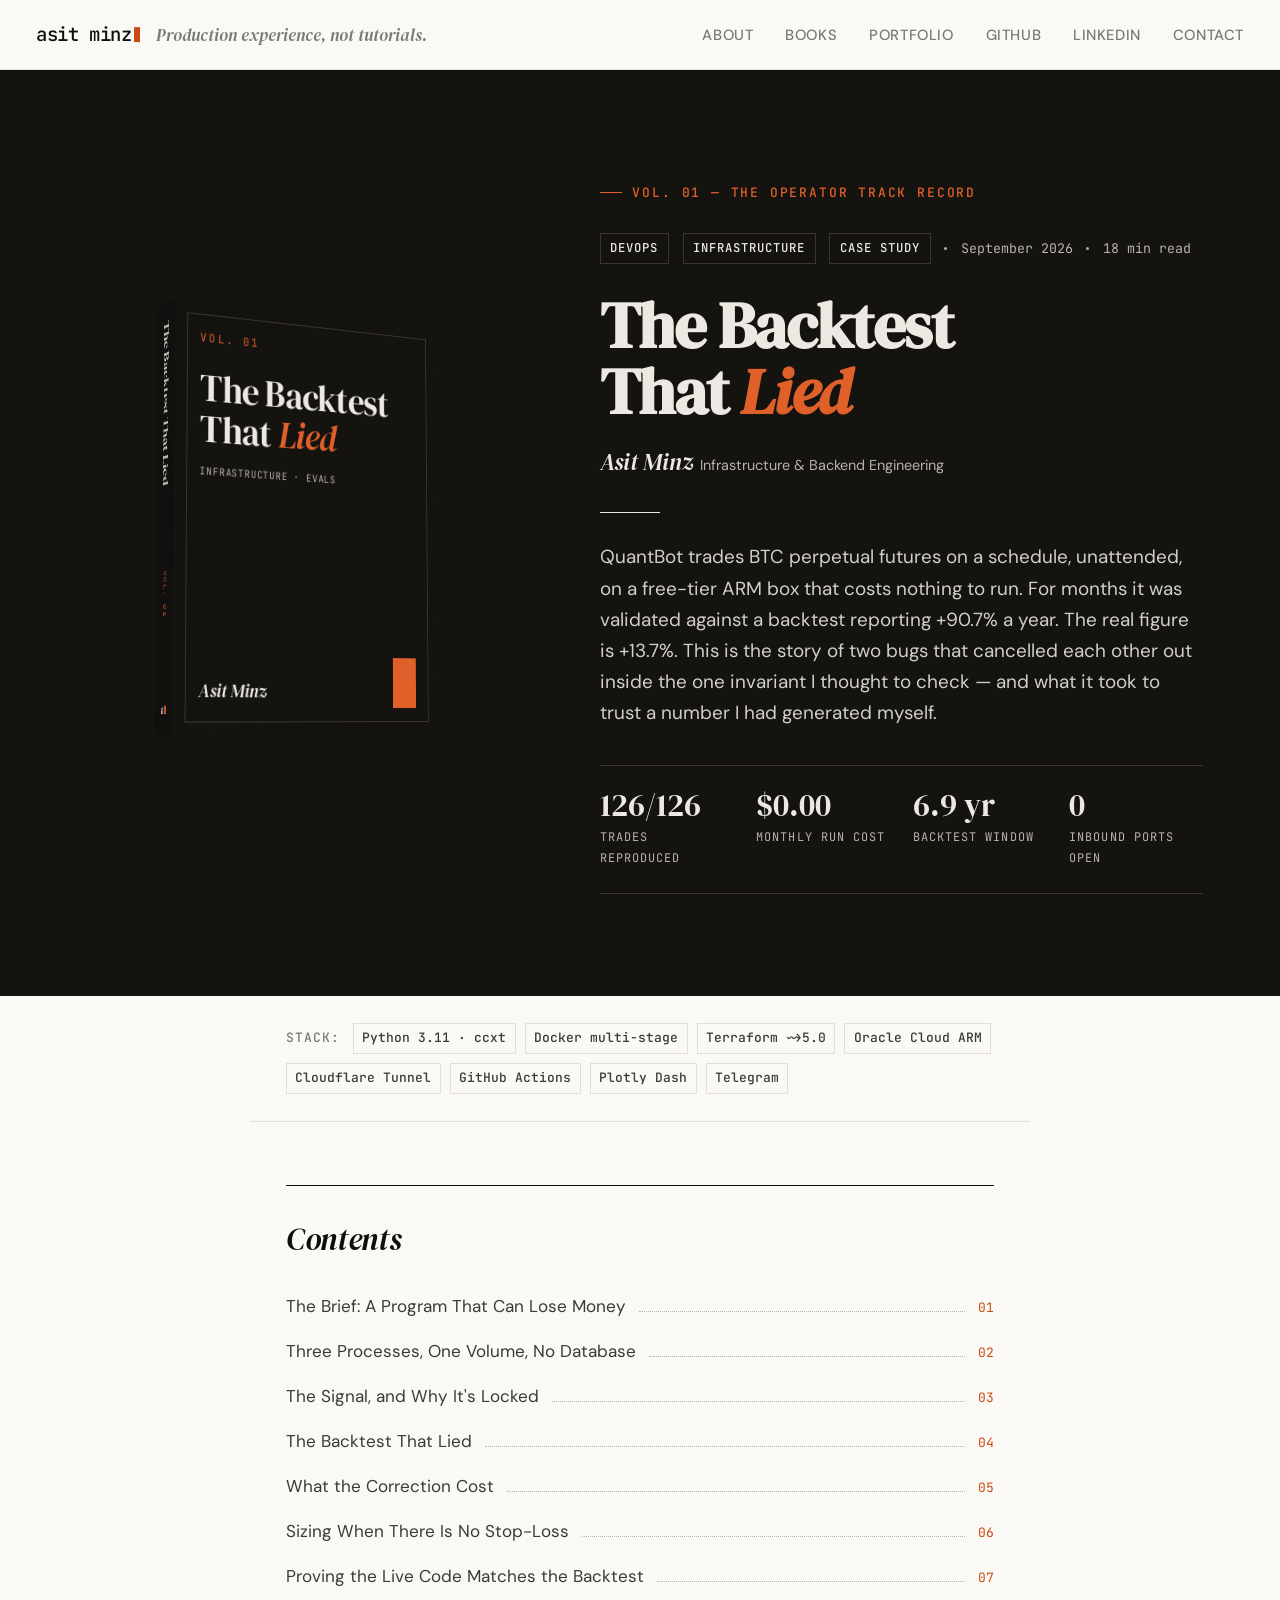
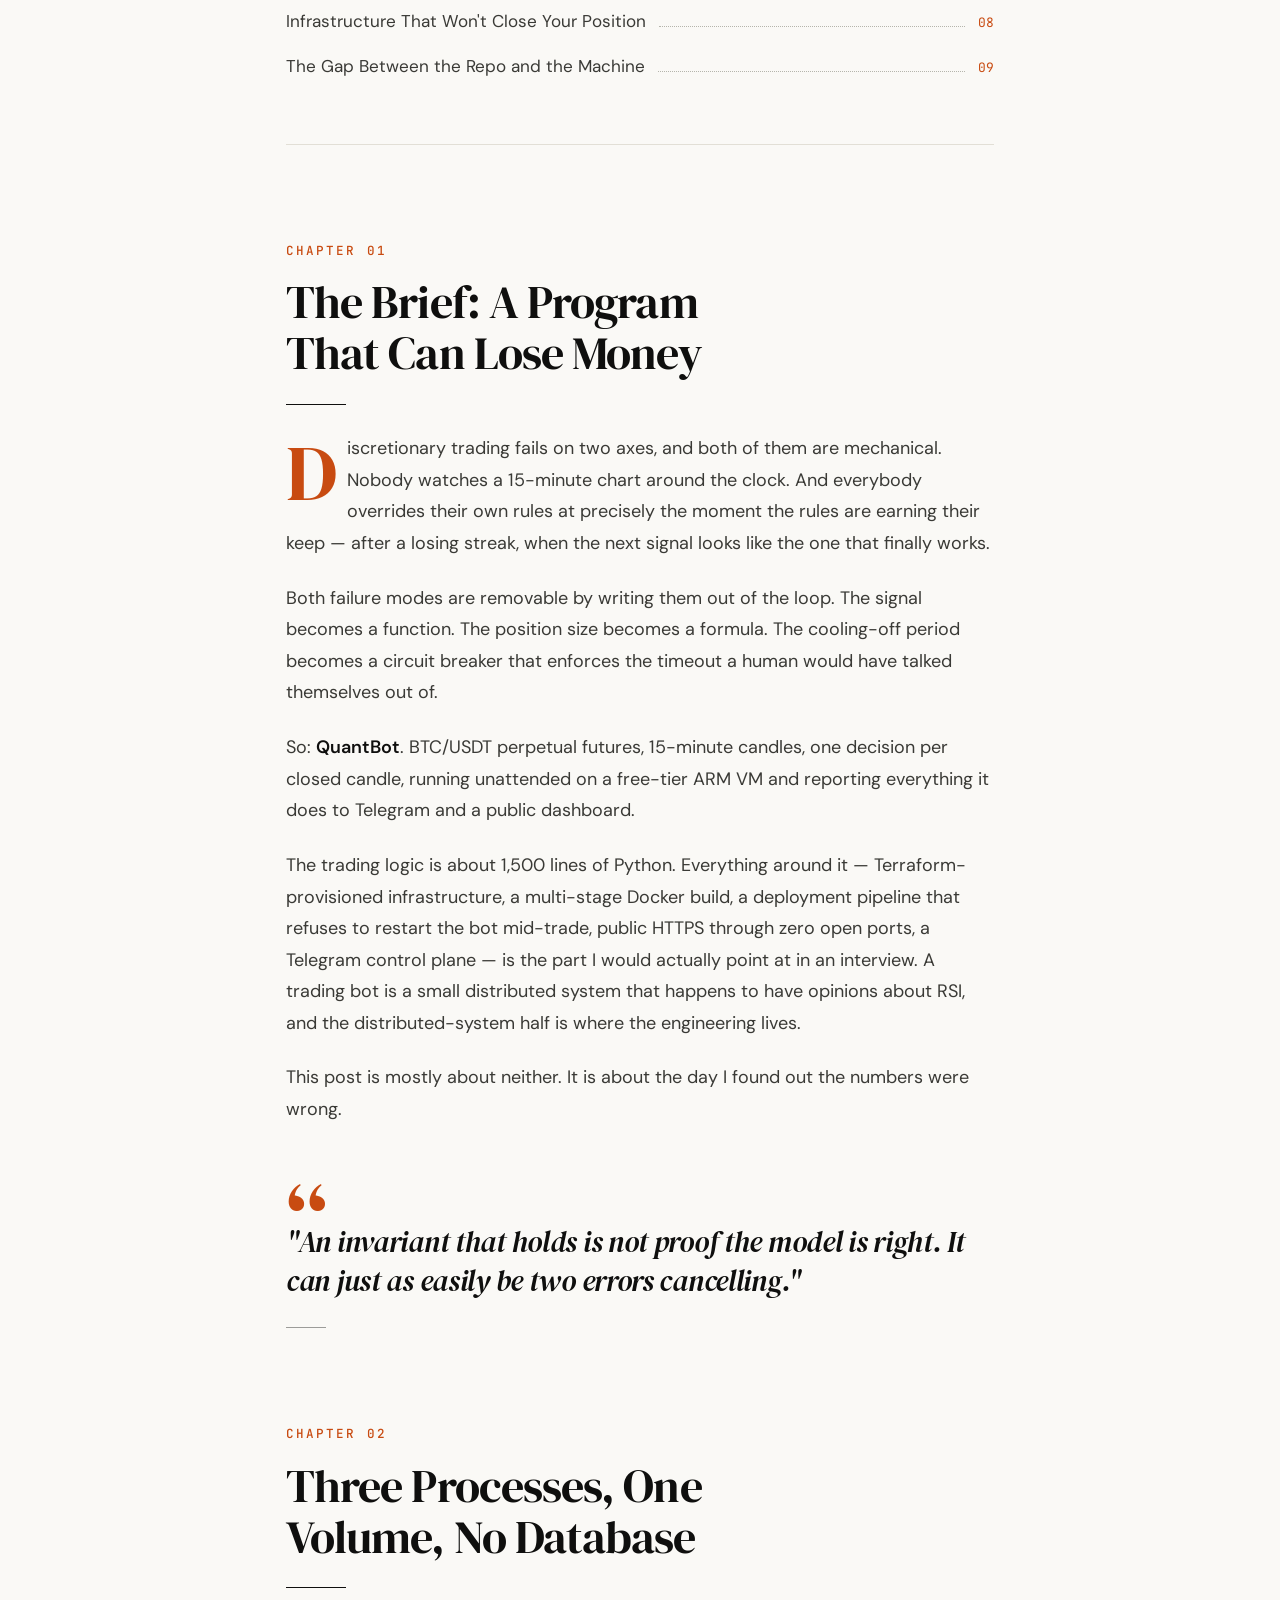
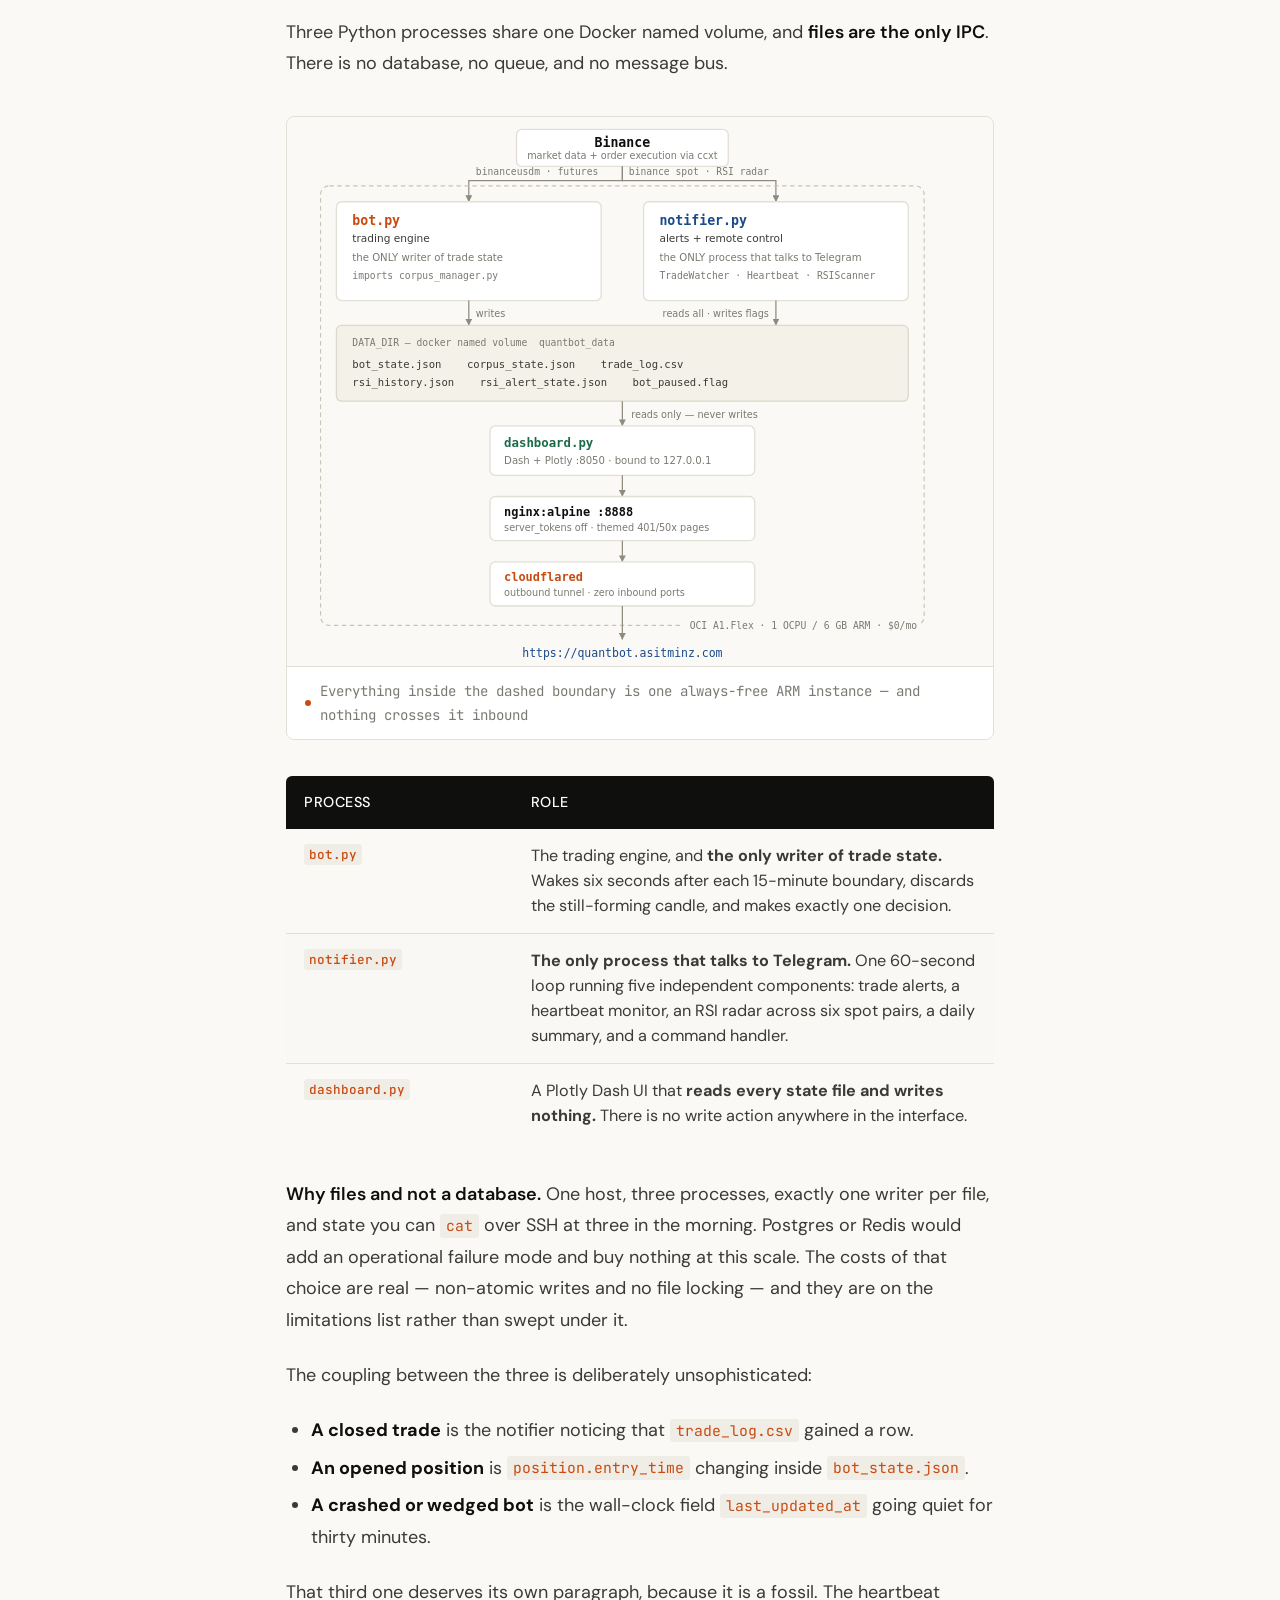
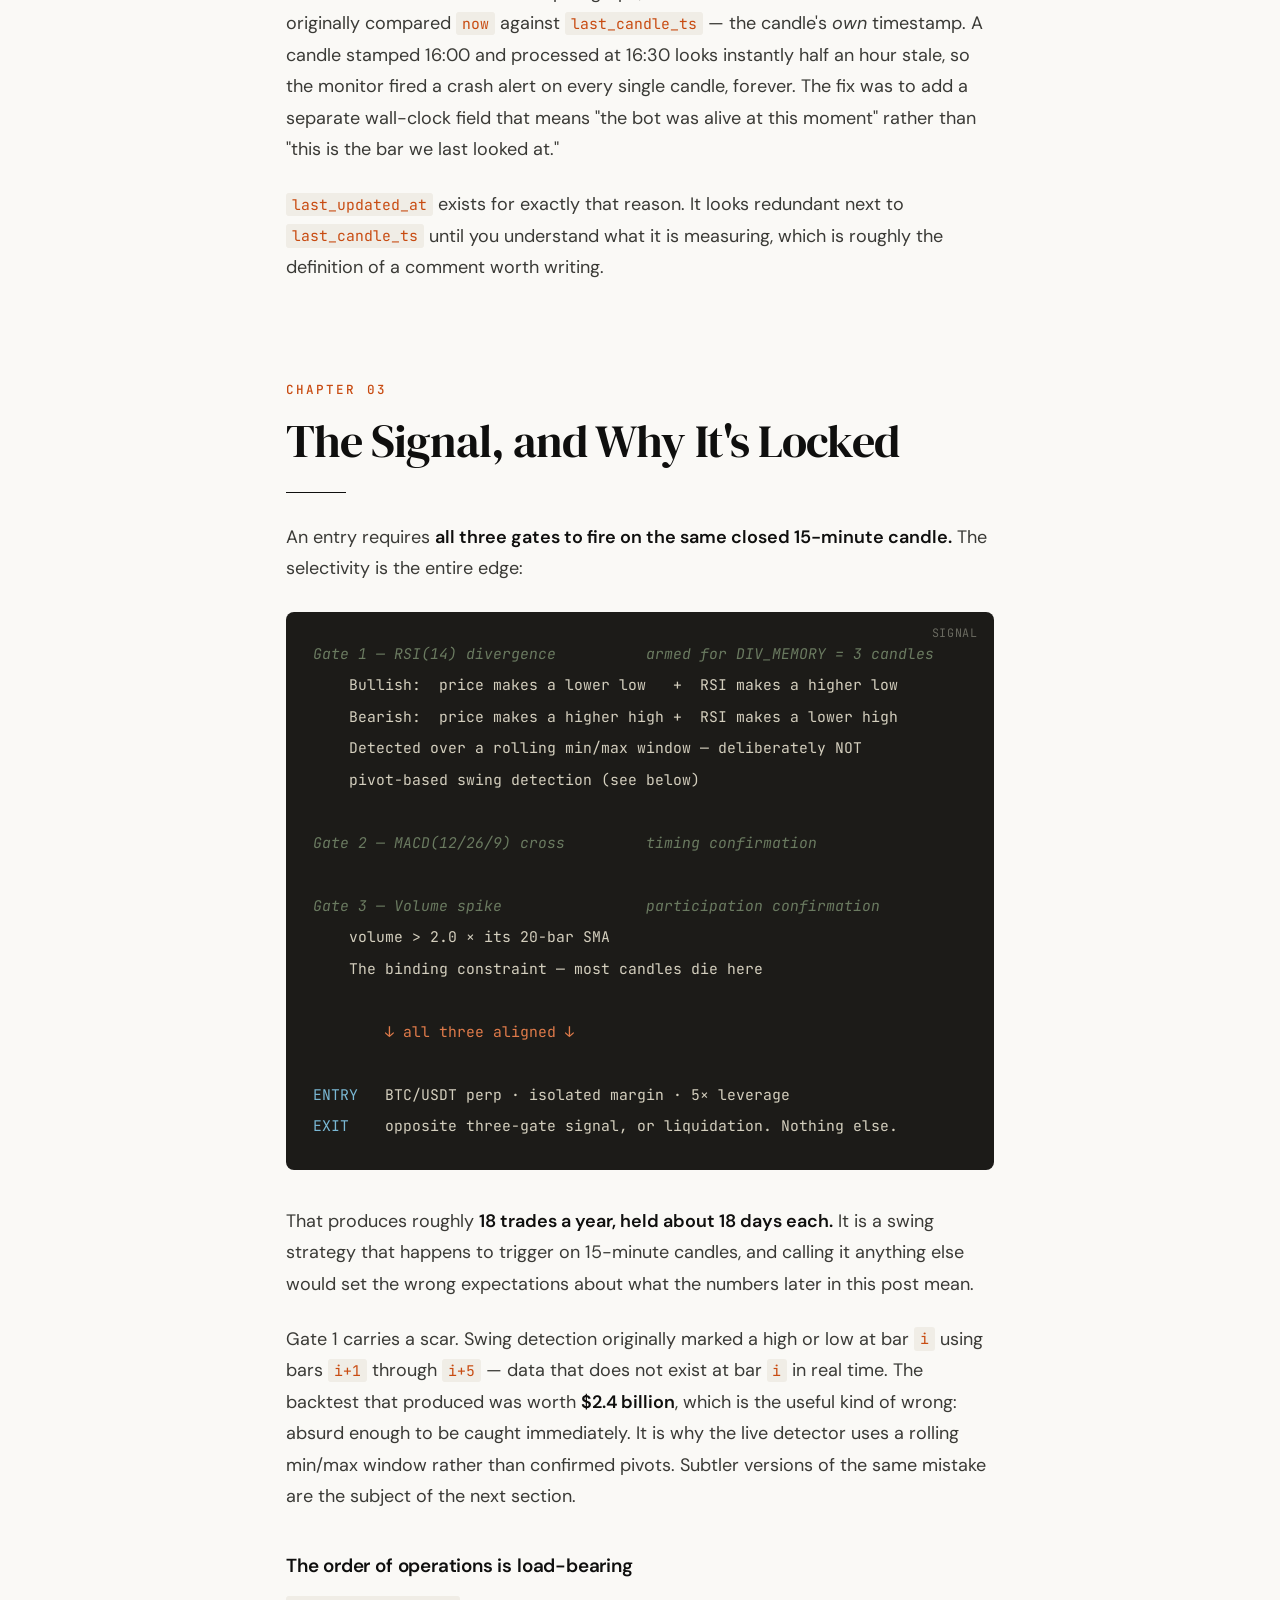
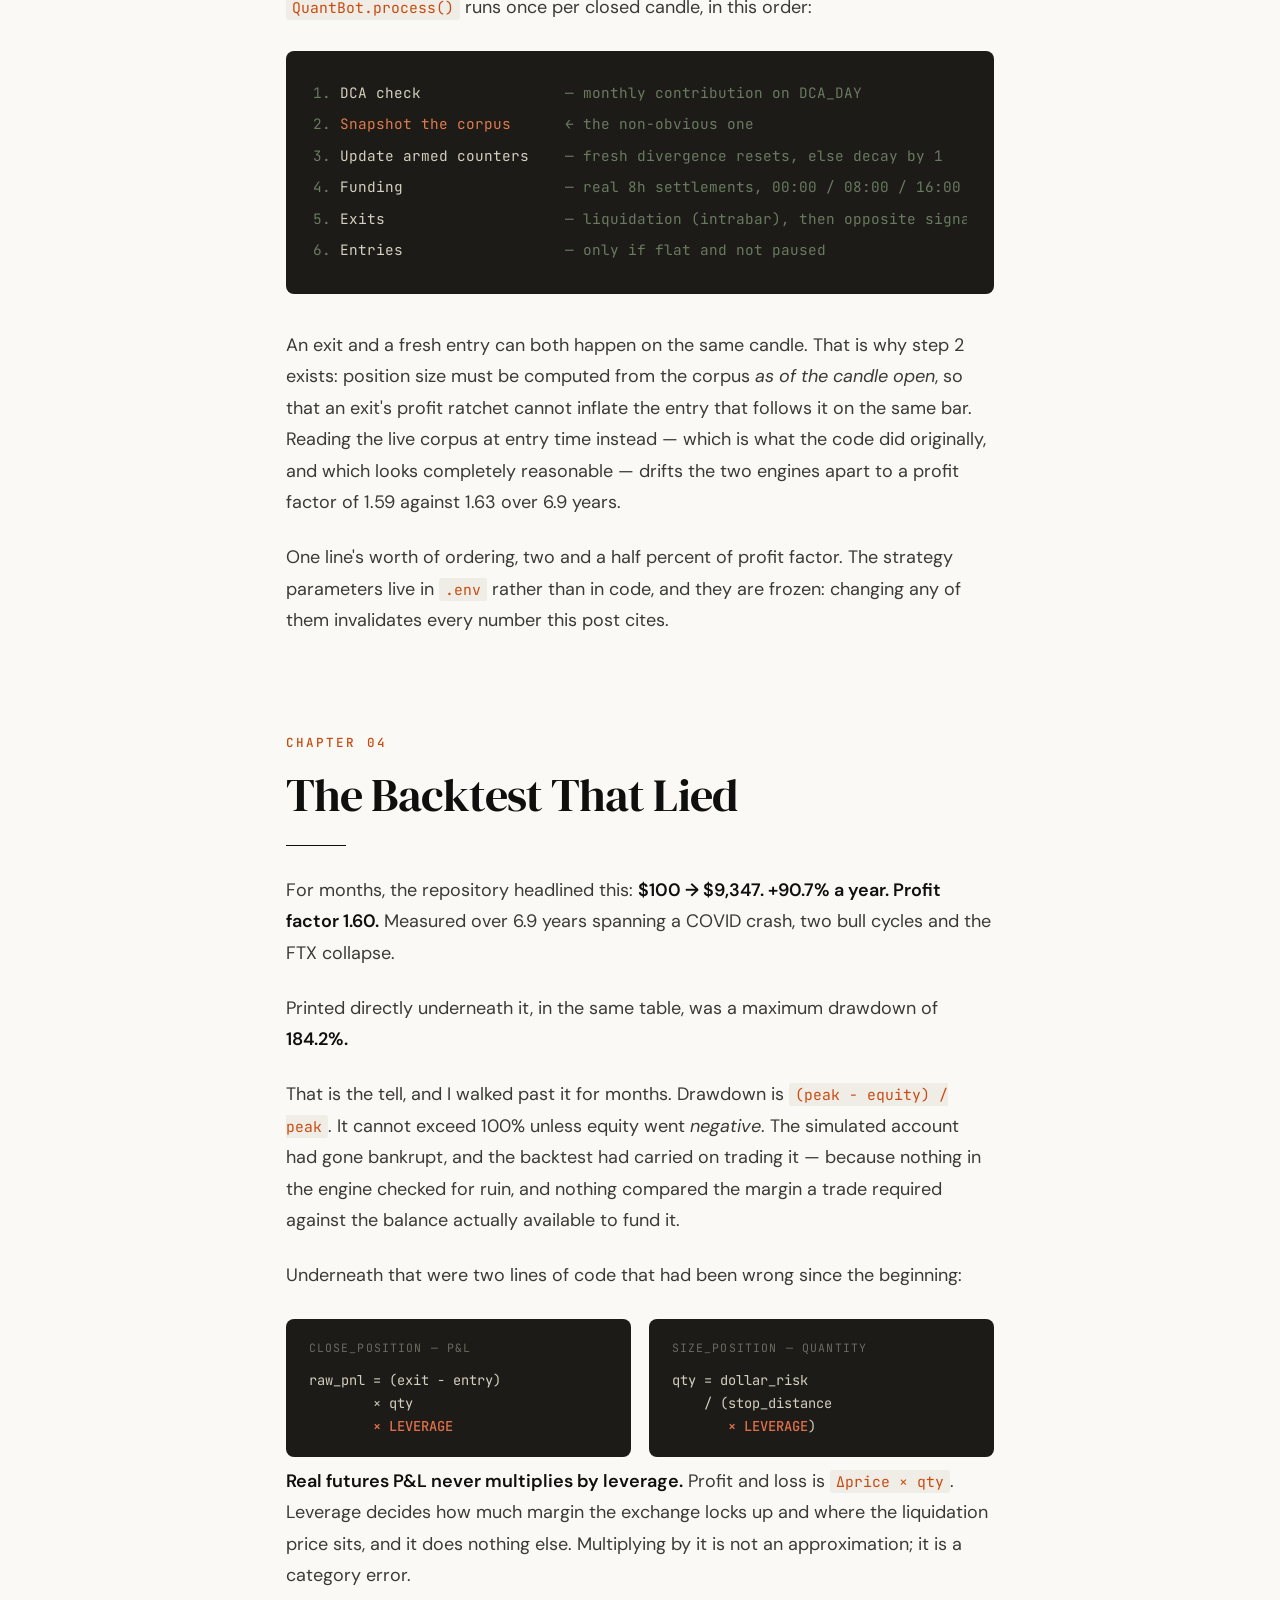
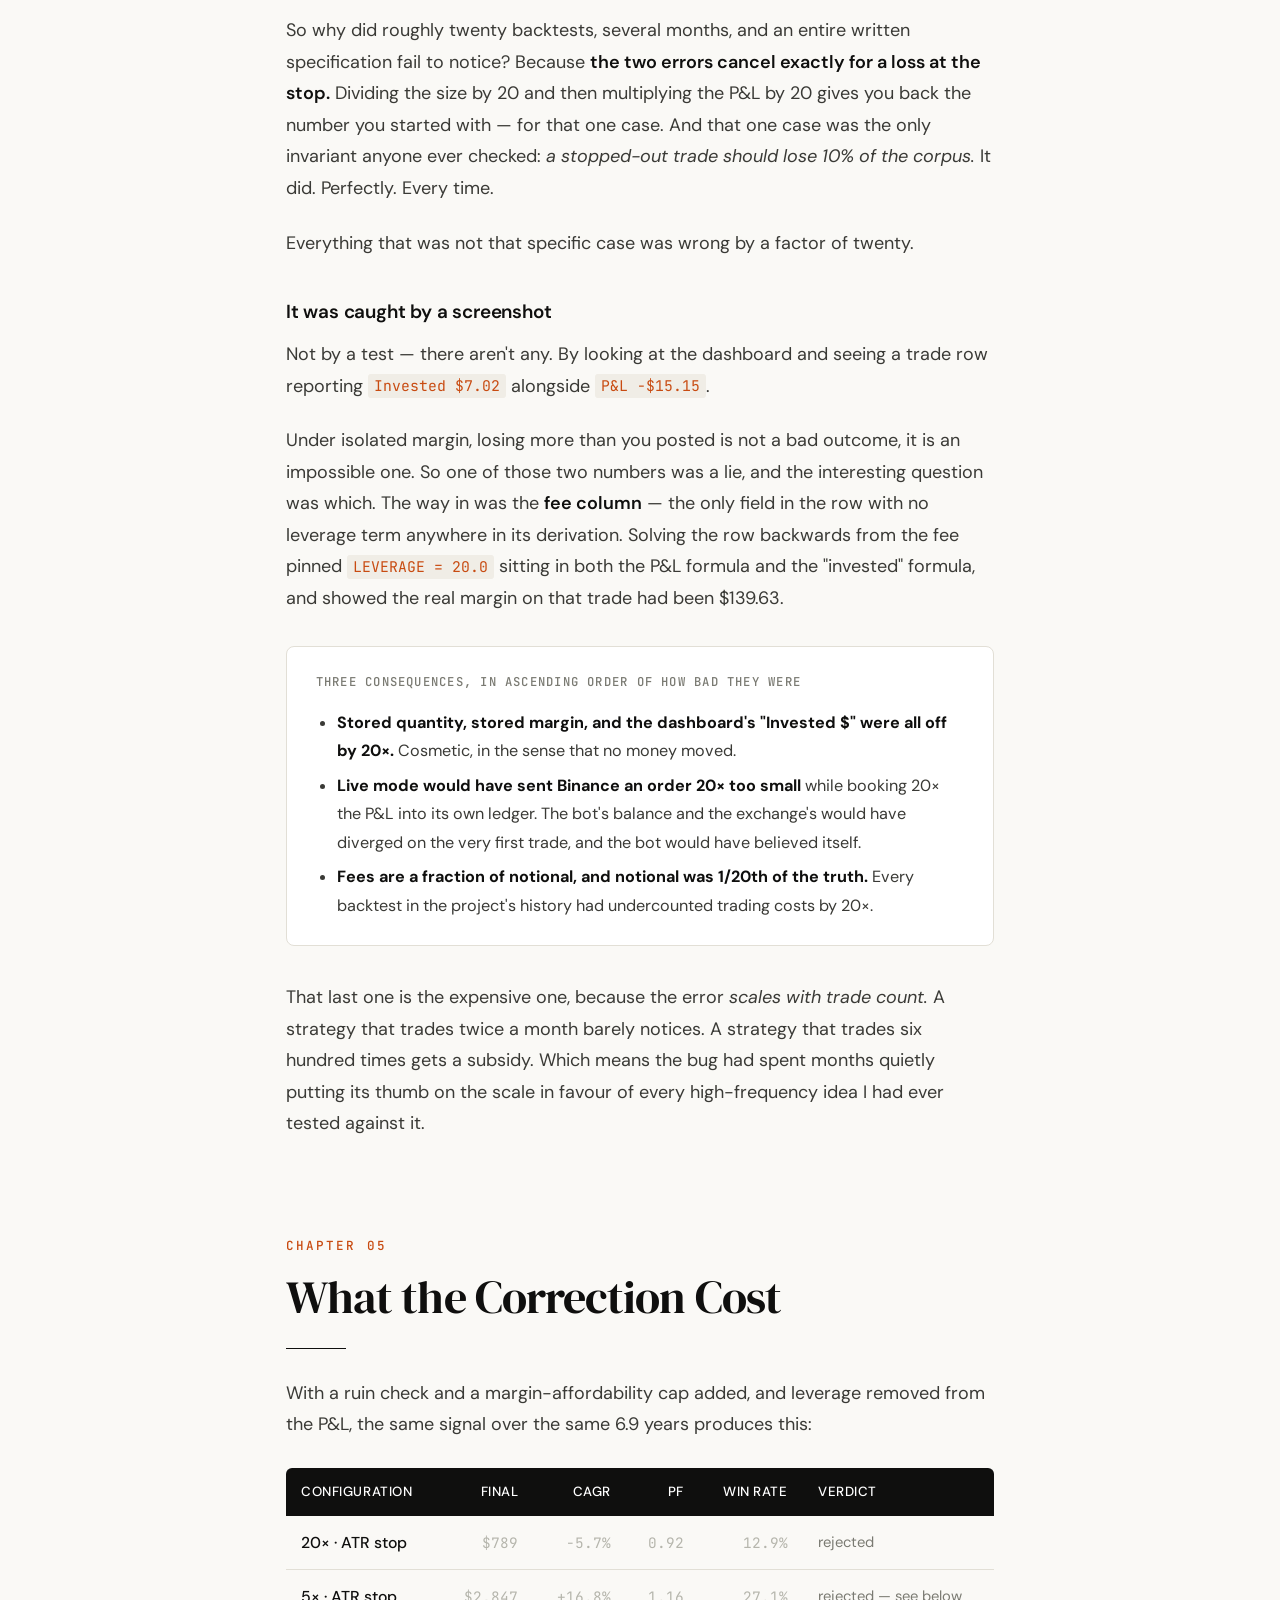
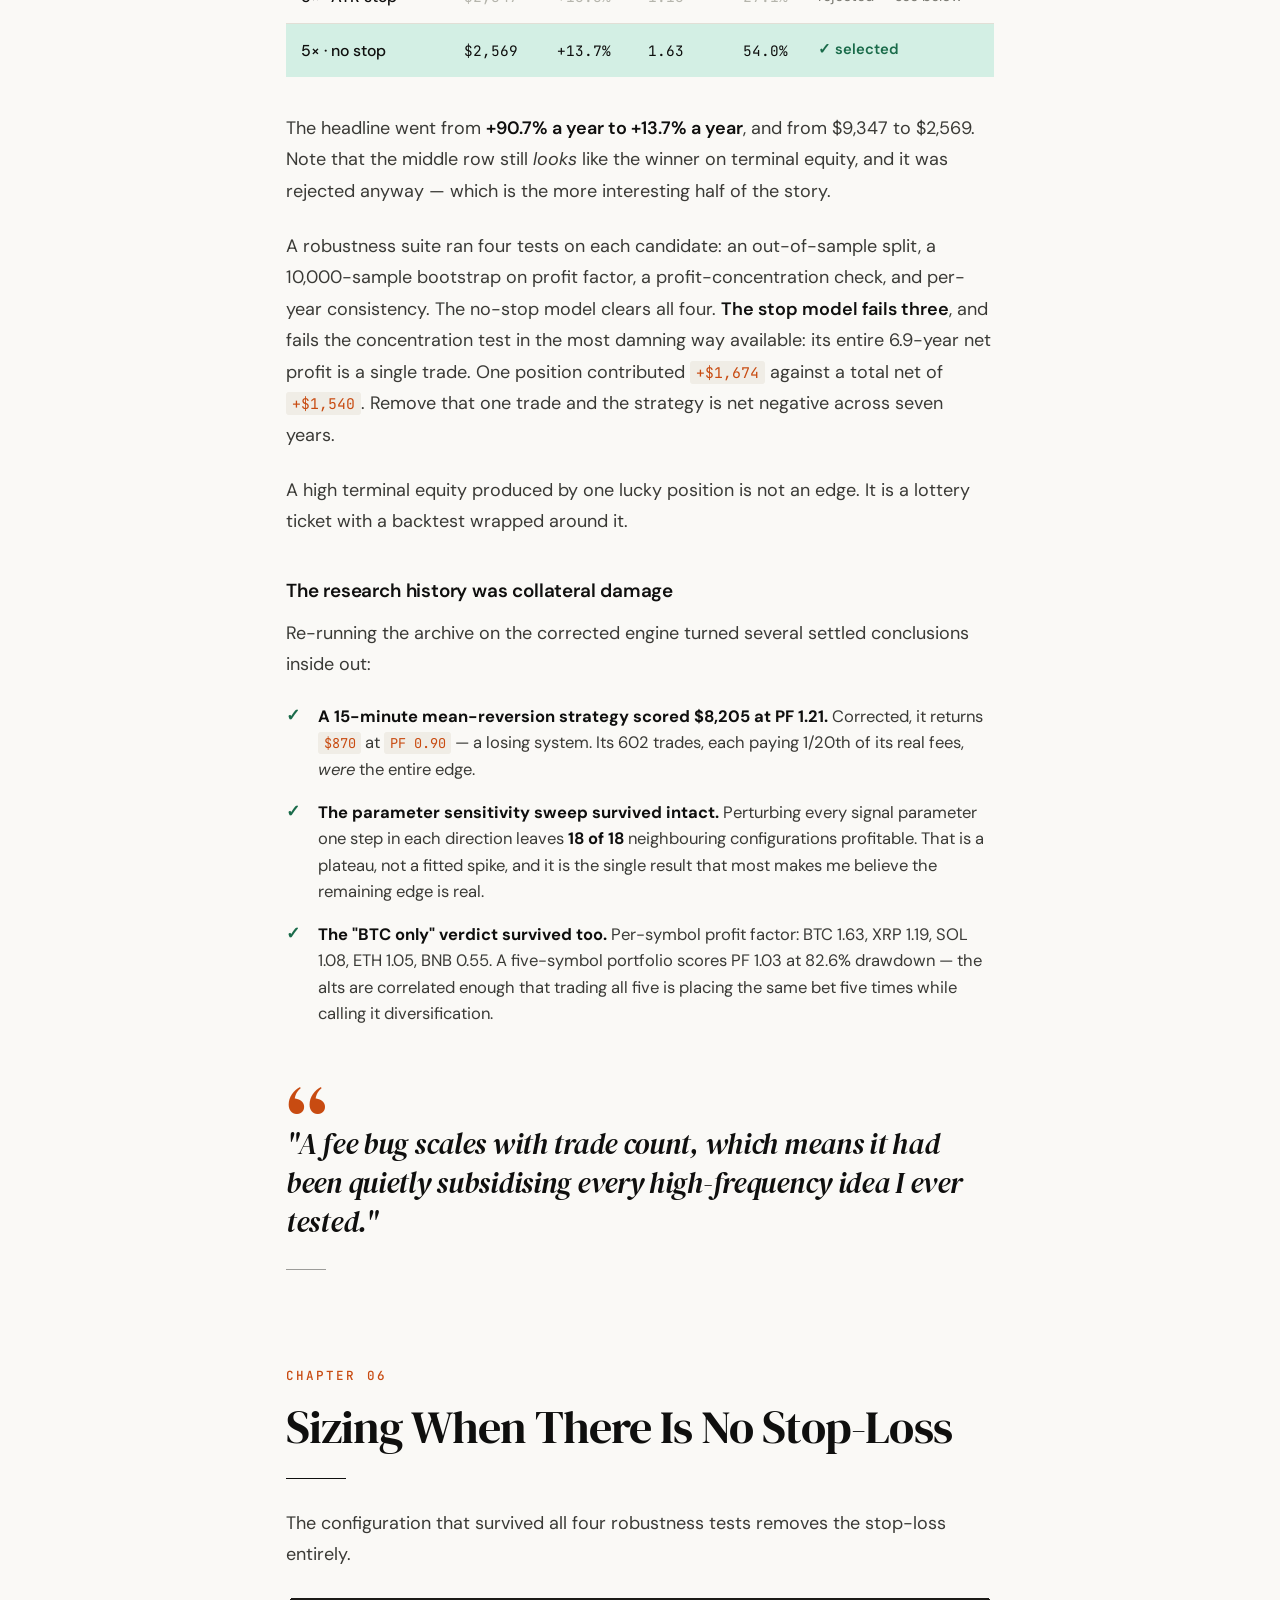
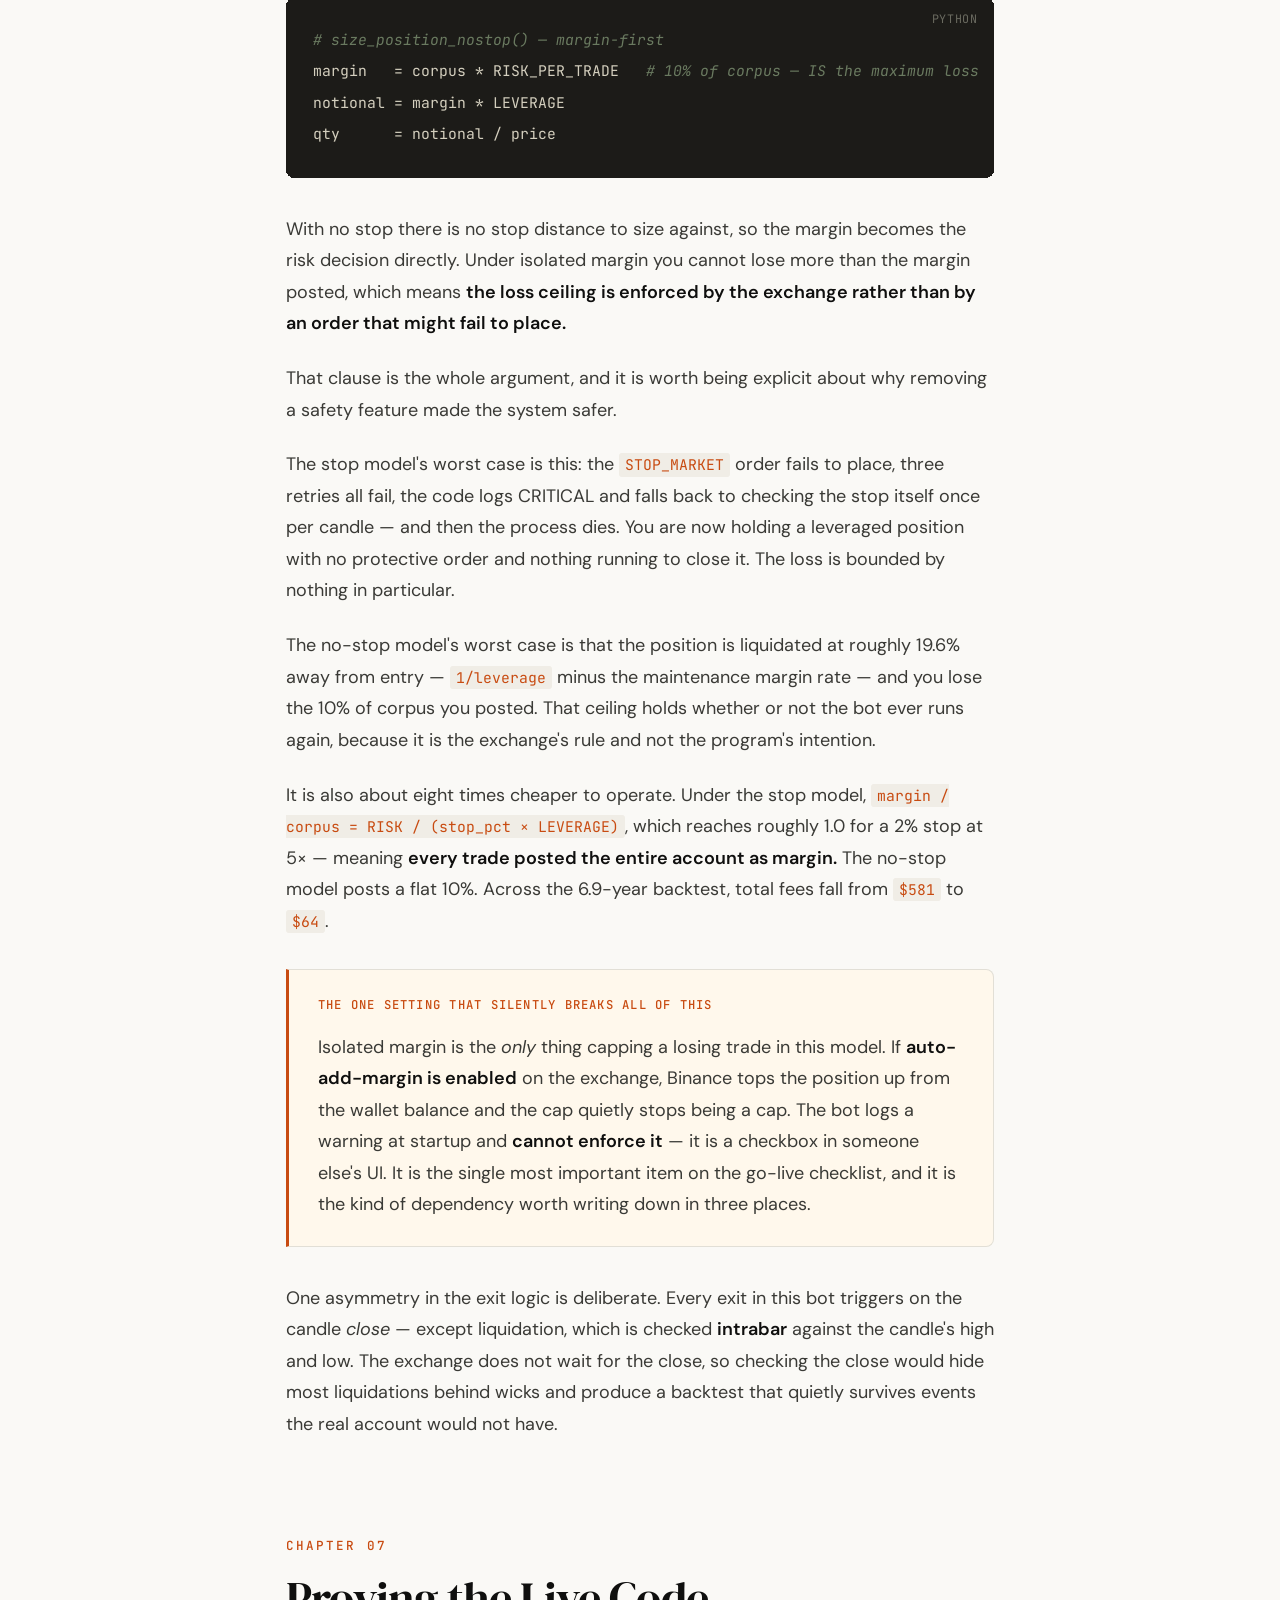
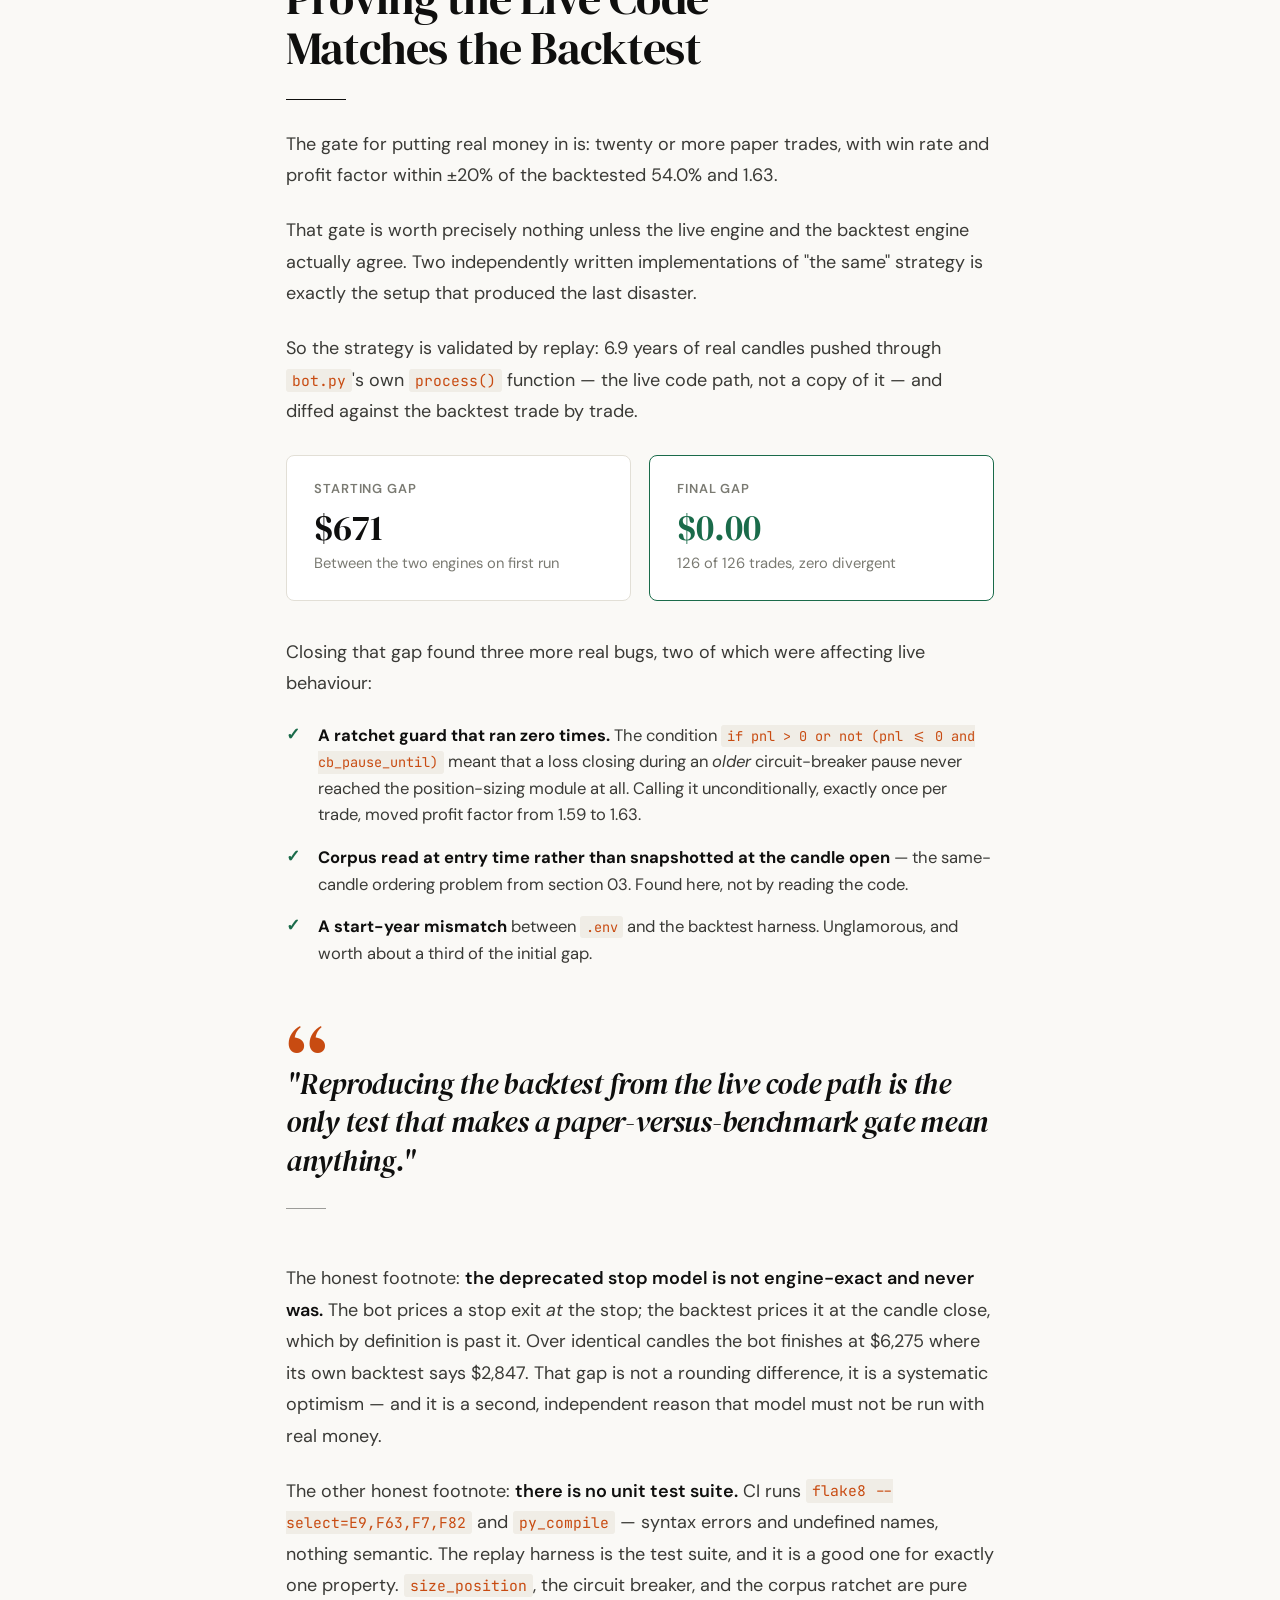
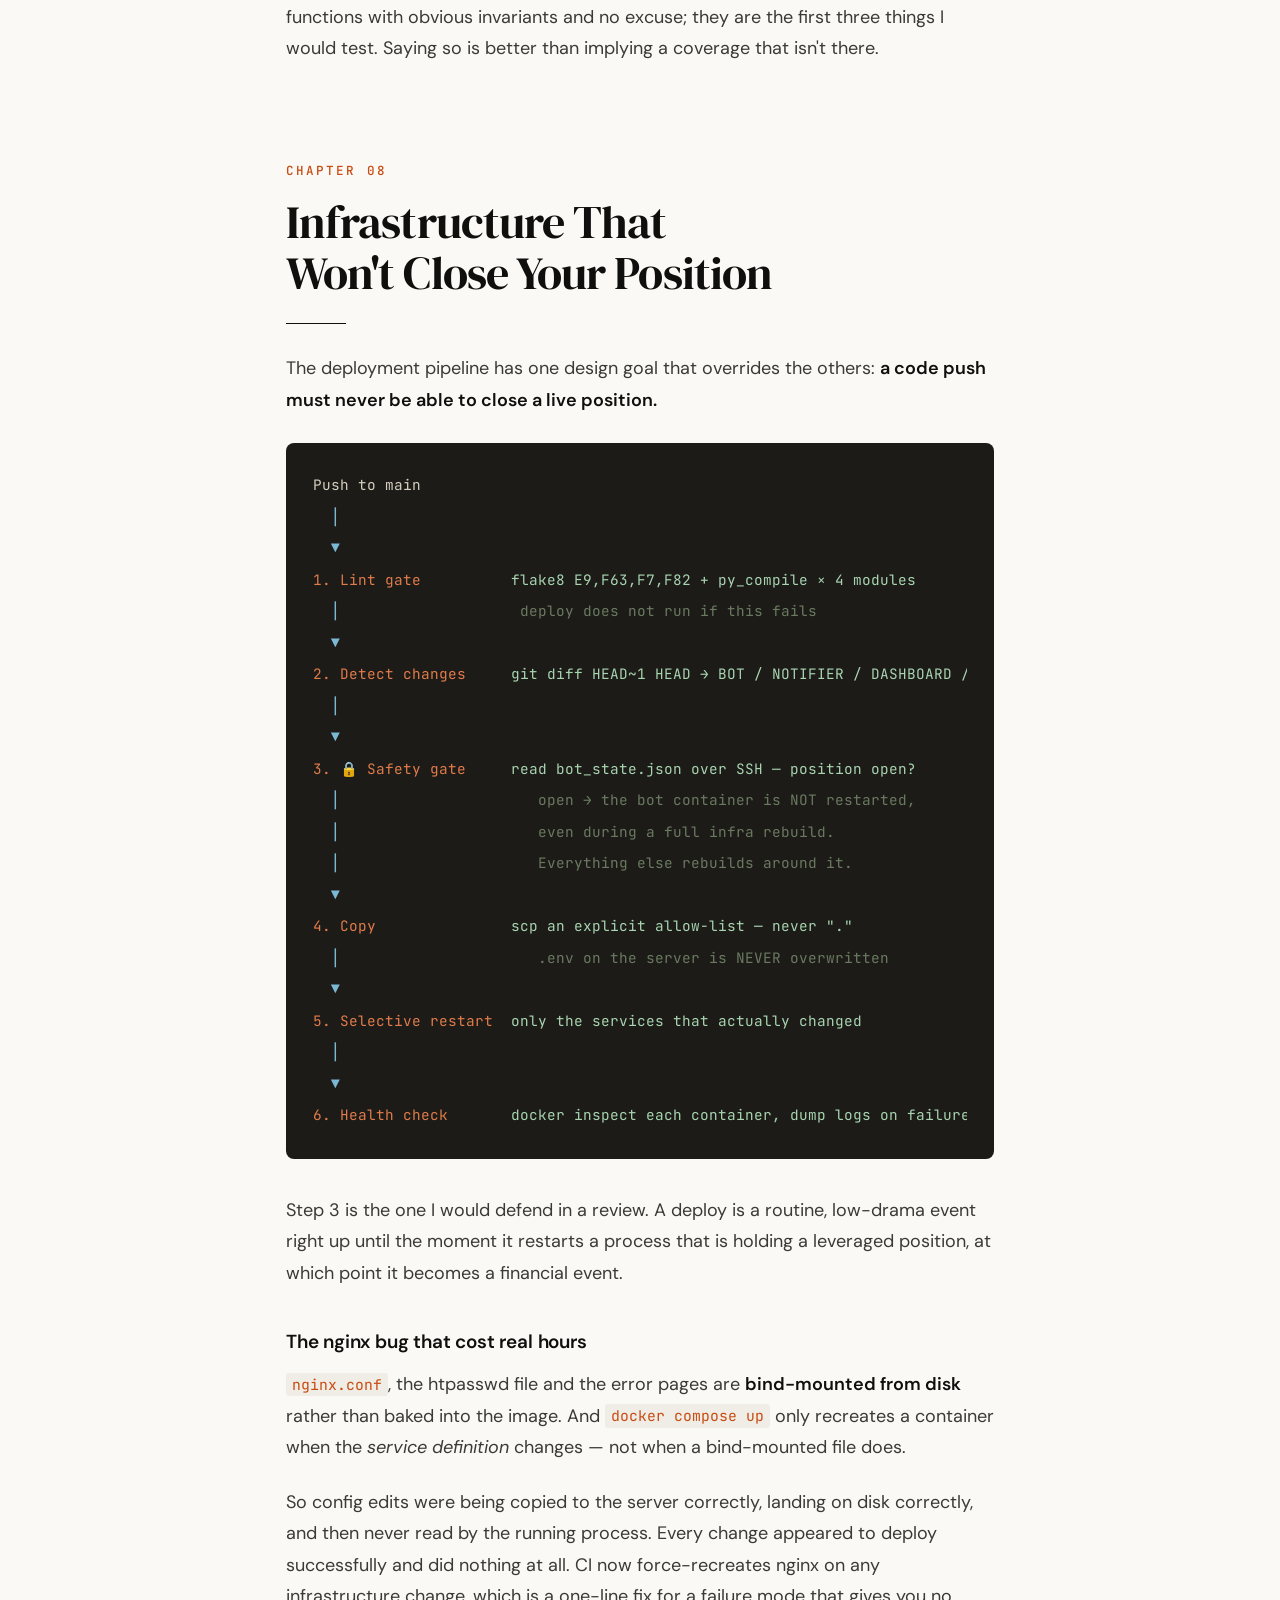
<file: posts/quantbot/index.html>
<!DOCTYPE html>
<html lang="en">
<head>
<meta charset="UTF-8">
<meta name="viewport" content="width=device-width, initial-scale=1.0">
<link rel="icon" type="image/svg+xml" href="/favicon.svg">
<title>The Backtest That Lied: Two Bugs in a BTC Trading Bot</title>
<meta name="description" content="A backtest said +90.7% a year. The real figure was +13.7%. How two cancelling bugs hid in a BTC futures bot, and how I proved the live code matches.">
<link rel="canonical" href="https://blogs.asitminz.com/posts/quantbot/">
<link rel="preconnect" href="https://fonts.googleapis.com">
<link href="https://fonts.googleapis.com/css2?family=DM+Serif+Display:ital@0;1&family=DM+Sans:ital,wght@0,300;0,400;0,500;0,600;1,300;1,400&family=JetBrains+Mono:wght@400;500&display=swap" rel="stylesheet">
<link rel="stylesheet" href="/assets/css/tokens.css">
<style>
  *, *::before, *::after { box-sizing: border-box; margin: 0; padding: 0; }

  :root {
    --ink: #0f0f0e;
    --ink-mid: #3a3a36;
    --ink-muted: #7a7a72;
    --ink-faint: #b5b5ac;
    --bg: #faf9f6;
    --bg-card: #ffffff;
    --bg-code: #f0ede6;
    --bg-highlight: #fff8ec;
    --rule: #e2dfd6;
    --accent: #c84b11;
    --accent-soft: #f2ddd3;
    --accent-2: #1a6b4a;
    --accent-2-soft: #d3efe4;
    --blue: #1a4a8a;
    --blue-soft: #d6e4f7;
  }

  html { font-size: 18px; scroll-behavior: smooth; }

  body {
    background: var(--bg);
    color: var(--ink);
    font-family: 'DM Sans', sans-serif;
    font-weight: 400;
    line-height: 1.75;
    -webkit-font-smoothing: antialiased;
  }

  /* ── HEADER ── */
  .site-header {
    border-bottom: 1px solid var(--rule);
    padding: 1rem 2rem;
    display: flex;
    justify-content: space-between;
    align-items: center;
    background: var(--bg);
    position: sticky;
    top: 0;
    z-index: 100;
  }
  .site-header .logo {
    font-family: 'DM Serif Display', serif;
    font-size: 1.1rem;
    color: var(--ink);
    text-decoration: none;
    letter-spacing: -0.01em;
  }
  .site-header nav a {
    color: var(--ink-muted);
    text-decoration: none;
    font-size: 0.82rem;
    margin-left: 1.5rem;
    letter-spacing: 0.04em;
    text-transform: uppercase;
    font-weight: 500;
    transition: color 0.2s;
  }
  .site-header nav a:hover { color: var(--accent); }

  /* ── HERO ── */
  .hero {
    max-width: 780px;
    margin: 0 auto;
    padding: 5rem 2rem 3rem;
    border-bottom: 1px solid var(--rule);
  }
  .hero-meta {
    display: flex;
    align-items: center;
    gap: 0.75rem;
    margin-bottom: 2rem;
    flex-wrap: wrap;
  }
  .tag {
    background: var(--accent);
    color: white;
    font-size: 0.68rem;
    font-weight: 600;
    letter-spacing: 0.08em;
    text-transform: uppercase;
    padding: 0.3em 0.8em;
    border-radius: 2px;
  }
  .tag.green { background: var(--accent-2); }
  .tag.blue { background: var(--blue); }
  .hero-meta time {
    font-size: 0.82rem;
    color: var(--ink-muted);
    font-weight: 400;
  }
  .hero-meta .dot {
    width: 3px; height: 3px;
    background: var(--ink-faint);
    border-radius: 50%;
  }
  .hero-meta .read-time {
    font-size: 0.82rem;
    color: var(--ink-muted);
  }

  h1.hero-title {
    font-family: 'DM Serif Display', serif;
    font-size: clamp(2rem, 4vw, 3rem);
    line-height: 1.18;
    letter-spacing: -0.02em;
    color: var(--ink);
    margin-bottom: 1.25rem;
  }
  h1.hero-title em {
    font-style: italic;
    color: var(--accent);
  }

  .hero-sub {
    font-size: 1.1rem;
    color: var(--ink-mid);
    line-height: 1.65;
    max-width: 620px;
    margin-bottom: 2rem;
  }

  .author-row {
    display: flex;
    align-items: center;
    gap: 0.75rem;
  }
  .author-avatar {
    width: 38px; height: 38px;
    background: #c84b11;
    border-radius: 50%;
    display: flex; align-items: center; justify-content: center;
    font-family: 'DM Serif Display', serif;
    font-size: 0.9rem;
    color: white;
    flex-shrink: 0;
  }
  .author-info .name {
    font-size: 0.9rem;
    font-weight: 600;
    color: var(--ink);
    line-height: 1.2;
  }
  .author-info .role {
    font-size: 0.78rem;
    color: var(--ink-muted);
  }

  /* ── STACK BADGE STRIP ── */
  .stack-strip {
    max-width: 780px;
    margin: 0 auto;
    padding: 1.5rem 2rem;
    border-bottom: 1px solid var(--rule);
    display: flex;
    gap: 0.5rem;
    flex-wrap: wrap;
    align-items: center;
  }
  .stack-strip .label {
    font-size: 0.72rem;
    font-weight: 600;
    color: var(--ink-muted);
    text-transform: uppercase;
    letter-spacing: 0.07em;
    margin-right: 0.25rem;
  }
  .badge {
    font-family: 'JetBrains Mono', monospace;
    font-size: 0.72rem;
    padding: 0.25em 0.65em;
    border-radius: 3px;
    font-weight: 500;
    border: 1px solid transparent;
  }
  .badge.debian { background: #f2e5e8; color: #6e1a29; border-color: #e8c4ca; }
  .badge.php { background: #ece8f5; color: #3a2a7a; border-color: #cdc3ec; }
  .badge.mysql { background: #e3ecf8; color: #1a3d6e; border-color: #b8cfec; }
  .badge.nginx { background: #e4f3e9; color: #1a5a32; border-color: #b8dec5; }
  .badge.es { background: #e3eef8; color: #0a3d6e; border-color: #b0cfe8; }
  .badge.redis { background: #fde8e8; color: #7a1a1a; border-color: #f5c0c0; }
  .badge.varnish { background: #e8f2fb; color: #1a3a6a; border-color: #b8d0f0; }

  /* ── BODY CONTENT ── */
  .content {
    max-width: 780px;
    margin: 0 auto;
    padding: 3.5rem 2rem 5rem;
  }

  /* TOC */
  .toc {
    background: var(--bg-card);
    border: 1px solid var(--rule);
    border-left: 3px solid var(--accent);
    border-radius: 0 6px 6px 0;
    padding: 1.5rem 2rem;
    margin-bottom: 3.5rem;
  }
  .toc-title {
    font-family: 'DM Serif Display', serif;
    font-size: 0.9rem;
    font-weight: 400;
    color: var(--ink-muted);
    letter-spacing: 0.07em;
    text-transform: uppercase;
    margin-bottom: 1rem;
  }
  .toc ol {
    padding-left: 1.2rem;
    display: flex;
    flex-direction: column;
    gap: 0.4rem;
  }
  .toc ol li { font-size: 0.9rem; }
  .toc a {
    color: var(--ink-mid);
    text-decoration: none;
    transition: color 0.2s;
  }
  .toc a:hover { color: var(--accent); }

  /* Prose */
  h2 {
    font-family: 'DM Serif Display', serif;
    font-size: 1.7rem;
    font-weight: 400;
    letter-spacing: -0.015em;
    color: var(--ink);
    margin: 3rem 0 1rem;
    line-height: 1.25;
  }
  h3 {
    font-size: 1.05rem;
    font-weight: 600;
    color: var(--ink);
    margin: 2rem 0 0.6rem;
    letter-spacing: -0.01em;
  }
  p { margin-bottom: 1.3rem; color: var(--ink-mid); }
  p strong { color: var(--ink); font-weight: 600; }

  a { color: var(--accent); text-decoration: none; border-bottom: 1px solid var(--accent-soft); transition: border-color 0.2s; }
  a:hover { border-color: var(--accent); }

  ul, ol {
    padding-left: 1.4rem;
    margin-bottom: 1.3rem;
    color: var(--ink-mid);
  }
  li { margin-bottom: 0.35rem; }
  li strong { color: var(--ink); }

  hr {
    border: none;
    border-top: 1px solid var(--rule);
    margin: 3rem 0;
  }

  /* Code */
  code {
    font-family: 'JetBrains Mono', monospace;
    font-size: 0.82em;
    background: var(--bg-code);
    padding: 0.15em 0.4em;
    border-radius: 3px;
    color: var(--accent);
  }
  pre {
    background: #1c1b18;
    border-radius: 8px;
    padding: 1.5rem;
    overflow-x: auto;
    margin: 1.5rem 0 2rem;
    position: relative;
  }
  pre .lang-label {
    position: absolute;
    top: 0.6rem;
    right: 0.9rem;
    font-family: 'JetBrains Mono', monospace;
    font-size: 0.65rem;
    color: #6a6a60;
    text-transform: uppercase;
    letter-spacing: 0.06em;
  }
  pre code {
    background: none;
    padding: 0;
    font-size: 0.82rem;
    color: #d4cfbe;
    line-height: 1.7;
  }
  .kw { color: #e07b4a; }
  .cm { color: #6a7a60; font-style: italic; }
  .str { color: #98c899; }
  .fn { color: #7ab8d4; }
  .num { color: #d4a46a; }

  /* Pull quote */
  .pullquote {
    border-left: 3px solid var(--accent);
    padding: 1rem 1.5rem;
    margin: 2rem 0;
    background: var(--accent-soft);
    border-radius: 0 6px 6px 0;
  }
  .pullquote p {
    font-family: 'DM Serif Display', serif;
    font-size: 1.15rem;
    font-style: italic;
    color: var(--ink);
    line-height: 1.5;
    margin: 0;
  }

  /* Architecture box */
  .arch-box {
    background: #1c1b18;
    border-radius: 8px;
    padding: 1.5rem;
    margin: 1.5rem 0 2rem;
    overflow-x: auto;
  }
  .arch-box pre {
    background: none;
    border-radius: 0;
    padding: 0;
    margin: 0;
  }
  .arch-box pre code {
    color: #a8d4b0;
    font-size: 0.8rem;
  }
  .arch-box .comment-line { color: #6a7a60; }
  .arch-box .arrow { color: #7ab8d4; }
  .arch-box .label { color: #d4cfbe; }
  .arch-box .service { color: #e07b4a; }

  /* Decision table */
  .decision-table {
    width: 100%;
    border-collapse: collapse;
    margin: 1.5rem 0 2rem;
    font-size: 0.9rem;
  }
  .decision-table th {
    background: var(--ink);
    color: white;
    padding: 0.75rem 1rem;
    text-align: left;
    font-weight: 500;
    font-size: 0.8rem;
    letter-spacing: 0.04em;
    text-transform: uppercase;
  }
  .decision-table th:first-child { border-radius: 6px 0 0 0; }
  .decision-table th:last-child { border-radius: 0 6px 0 0; }
  .decision-table td {
    padding: 0.8rem 1rem;
    border-bottom: 1px solid var(--rule);
    vertical-align: top;
    color: var(--ink-mid);
    line-height: 1.55;
  }
  .decision-table td:first-child {
    font-family: 'JetBrains Mono', monospace;
    font-size: 0.8rem;
    color: var(--accent);
    font-weight: 500;
    white-space: nowrap;
  }
  .decision-table tr:last-child td { border-bottom: none; }
  .decision-table tr:nth-child(even) td { background: #faf8f4; }

  /* Perf callout */
  .perf-grid {
    display: grid;
    grid-template-columns: 1fr 1fr;
    gap: 1rem;
    margin: 1.5rem 0 2rem;
  }
  .perf-card {
    background: var(--bg-card);
    border: 1px solid var(--rule);
    border-radius: 8px;
    padding: 1.25rem 1.5rem;
  }
  .perf-card .label {
    font-size: 0.72rem;
    font-weight: 600;
    color: var(--ink-muted);
    text-transform: uppercase;
    letter-spacing: 0.07em;
    margin-bottom: 0.5rem;
  }
  .perf-card .value {
    font-family: 'DM Serif Display', serif;
    font-size: 2rem;
    color: var(--ink);
    line-height: 1;
    margin-bottom: 0.3rem;
  }
  .perf-card .desc { font-size: 0.82rem; color: var(--ink-muted); }
  .perf-card.highlight { border-color: var(--accent-2); }
  .perf-card.highlight .value { color: var(--accent-2); }

  /* Script cards */
  .script-grid {
    display: grid;
    gap: 1rem;
    margin: 1.5rem 0 2rem;
  }
  .script-card {
    background: var(--bg-card);
    border: 1px solid var(--rule);
    border-radius: 8px;
    padding: 1rem 1.25rem;
    display: grid;
    grid-template-columns: auto 1fr;
    gap: 0 1rem;
    align-items: start;
  }
  .script-num {
    font-family: 'DM Serif Display', serif;
    font-size: 1.5rem;
    color: var(--accent);
    line-height: 1;
    padding-top: 0.1rem;
  }
  .script-title {
    font-size: 0.9rem;
    font-weight: 600;
    color: var(--ink);
    margin-bottom: 0.3rem;
    font-family: 'JetBrains Mono', monospace;
  }
  .script-desc { font-size: 0.85rem; color: var(--ink-muted); line-height: 1.55; }

  /* Lessons */
  .lesson {
    background: var(--bg-card);
    border: 1px solid var(--rule);
    border-radius: 8px;
    padding: 1.25rem 1.5rem;
    margin-bottom: 1rem;
    border-left: 3px solid var(--blue);
  }
  .lesson h4 {
    font-size: 0.92rem;
    font-weight: 600;
    color: var(--ink);
    margin-bottom: 0.4rem;
  }
  .lesson p { font-size: 0.88rem; margin: 0; }

  /* Closing CTA */
  .cta-box {
    background: var(--ink);
    color: white;
    border-radius: 10px;
    padding: 2.5rem;
    text-align: center;
    margin-top: 3.5rem;
  }
  .cta-box h3 {
    font-family: 'DM Serif Display', serif;
    font-size: 1.5rem;
    font-weight: 400;
    color: white;
    margin-bottom: 0.75rem;
  }
  .cta-box p { color: #b5b5ac; font-size: 0.95rem; margin-bottom: 1.5rem; }
  .cta-links {
    display: flex;
    gap: 0.75rem;
    justify-content: center;
    flex-wrap: wrap;
  }
  .cta-btn {
    display: inline-block;
    padding: 0.65rem 1.4rem;
    border-radius: 4px;
    font-size: 0.85rem;
    font-weight: 600;
    text-decoration: none;
    border: none;
    transition: opacity 0.2s;
  }
  .cta-btn:hover { opacity: 0.85; border-bottom: none; }
  .cta-btn.primary { background: var(--accent); color: white; }
  .cta-btn.secondary { background: #2a2a26; color: #d4cfbe; border: 1px solid #3a3a36; }

  /* Footnote */
  .footnote {
    margin-top: 3rem;
    padding-top: 2rem;
    border-top: 1px solid var(--rule);
    font-size: 0.8rem;
    color: var(--ink-muted);
    display: flex;
    justify-content: space-between;
    flex-wrap: wrap;
    gap: 0.5rem;
  }

  /* ── SCREENSHOTS ── */
  .screenshot {
    margin: 2rem 0;
    border-radius: 8px;
    overflow: hidden;
    border: 1px solid var(--rule);
  }
  .screenshot img {
    width: 100%;
    display: block;
  }
  .screenshot figcaption {
    background: var(--bg-card);
    border-top: 1px solid var(--rule);
    padding: 0.65rem 1rem;
    font-size: 0.78rem;
    color: var(--ink-muted);
    font-family: 'JetBrains Mono', monospace;
    display: flex;
    align-items: center;
    gap: 0.5rem;
  }
  .screenshot figcaption::before {
    content: '';
    display: inline-block;
    width: 6px; height: 6px;
    border-radius: 50%;
    background: var(--accent);
    flex-shrink: 0;
  }
  .screenshot-pair {
    display: grid;
    grid-template-columns: 1fr 1fr;
    gap: 1rem;
    margin: 2rem 0;
  }
  .screenshot-pair .screenshot { margin: 0; }

  @media (max-width: 600px) {
    .perf-grid { grid-template-columns: 1fr; }
    .screenshot-pair { grid-template-columns: 1fr; }
    .site-header nav { display: none; }
    h2 { font-size: 1.4rem; }
  }

  /* ── STACK BADGES (this post) ── */
  .badge.go        { background: #e0f2f7; color: #05506b; border-color: #b3dfec; }
  .badge.terraform { background: #efe8f8; color: #4b1f8a; border-color: #d5c4ee; }
  .badge.docker    { background: #e3edfb; color: #17457f; border-color: #bcd3f2; }
  .badge.aws       { background: #fdefdd; color: #8a4c05; border-color: #f4d3ab; }
  .badge.vault     { background: #f1eee9; color: #3a3a36; border-color: #ddd8cf; }
  .badge.actions   { background: #e9e6f4; color: #332a6b; border-color: #cbc5e6; }

  /* ── HERO STAT BAND ── */
  .hero-stats {
    display: grid;
    grid-template-columns: repeat(4, 1fr);
    gap: 1.25rem;
    margin: 2.25rem 0 2rem;
    padding: 1.35rem 0;
    border-top: 1px solid var(--rule);
    border-bottom: 1px solid var(--rule);
  }
  .hero-stat .val {
    font-family: 'DM Serif Display', serif;
    font-size: 1.75rem;
    line-height: 1;
    color: var(--accent-2);
    margin-bottom: 0.3rem;
  }
  .hero-stat .lbl {
    font-family: 'JetBrains Mono', monospace;
    font-size: 0.66rem;
    letter-spacing: 0.09em;
    text-transform: uppercase;
    color: var(--ink-muted);
  }

  /* ── NUMBERED SECTION HEADINGS ── */
  h2 .sec-num {
    display: block;
    font-family: 'JetBrains Mono', monospace;
    font-size: 0.68rem;
    font-weight: 500;
    letter-spacing: 0.14em;
    color: var(--accent);
    margin-bottom: 0.55rem;
  }
  h2 { scroll-margin-top: 5rem; }

  /* ── CALLOUT ── */
  .callout {
    background: var(--bg-card);
    border: 1px solid var(--rule);
    border-radius: 8px;
    padding: 1.4rem 1.6rem;
    margin: 1.75rem 0 2rem;
  }
  .callout .callout-title {
    font-family: 'JetBrains Mono', monospace;
    font-size: 0.68rem;
    font-weight: 500;
    letter-spacing: 0.1em;
    text-transform: uppercase;
    color: var(--ink-muted);
    margin-bottom: 0.85rem;
  }
  .callout ul, .callout p { margin-bottom: 0; }
  .callout ul { padding-left: 1.2rem; }
  .callout li { font-size: 0.9rem; }
  .callout li:last-child { margin-bottom: 0; }

  /* ── DECISION TABLE: labels here are phrases, so column 1 must wrap ── */
  .decision-table td:first-child {
    white-space: normal;
    width: 32%;
    line-height: 1.5;
    font-family: 'DM Sans', sans-serif;
    font-size: 0.86rem;
    color: var(--ink);
    font-weight: 600;
  }
  .decision-table td:first-child code { color: var(--accent); font-weight: 500; }

  /* ── CHECK LIST ── */
  .wins { list-style: none; padding-left: 0; }
  .wins li {
    position: relative;
    padding-left: 1.8rem;
    margin-bottom: 0.9rem;
    font-size: 0.92rem;
    line-height: 1.6;
  }
  .wins li::before {
    content: '✓';
    position: absolute;
    left: 0;
    top: -0.05rem;
    color: var(--accent-2);
    font-weight: 700;
  }

  /* ── ROADMAP ── */
  .roadmap { list-style: none; padding-left: 0; margin-bottom: 2rem; }
  .roadmap li {
    display: grid;
    grid-template-columns: auto 1fr;
    gap: 0 1rem;
    padding: 0.85rem 0;
    border-bottom: 1px solid var(--rule);
    font-size: 0.9rem;
    line-height: 1.6;
    margin: 0;
  }
  .roadmap li:last-child { border-bottom: none; }
  .roadmap .rm-tag {
    font-family: 'JetBrains Mono', monospace;
    font-size: 0.62rem;
    letter-spacing: 0.06em;
    text-transform: uppercase;
    color: var(--ink-muted);
    border: 1px solid var(--rule);
    border-radius: 3px;
    padding: 0.2em 0.55em;
    height: fit-content;
    margin-top: 0.15rem;
    white-space: nowrap;
  }
  .roadmap .rm-tag.next { color: var(--accent); border-color: var(--accent-soft); background: var(--accent-soft); }

  .lesson.win { border-left-color: var(--accent-2); }

  @media (max-width: 600px) {
    .hero-stats { grid-template-columns: repeat(2, 1fr); gap: 1.25rem 1rem; }
    .roadmap li { grid-template-columns: 1fr; gap: 0.4rem; }
    .roadmap .rm-tag { justify-self: start; }
  }
<style>
  /* ── STACK BADGES (this post) ── */
  .badge.python     { background: #e5eef7; color: #1a3f6b; border-color: #bcd4ea; }
  .badge.docker     { background: #e3edfb; color: #17457f; border-color: #bcd3f2; }
  .badge.terraform  { background: #efe8f8; color: #4b1f8a; border-color: #d5c4ee; }
  .badge.oci        { background: #fdeaea; color: #8a1010; border-color: #f4bfbf; }
  .badge.cloudflare { background: #fdefdd; color: #8a4c05; border-color: #f4d3ab; }
  .badge.actions    { background: #e9e6f4; color: #332a6b; border-color: #cbc5e6; }
  .badge.telegram   { background: #e2f1fa; color: #10506e; border-color: #b6dced; }
  .badge.plotly     { background: #eae8f6; color: #37307a; border-color: #ccc7e9; }

  /* ── RESULTS TABLE — numeric columns, monospaced and right-aligned ── */
  .results-table { width: 100%; border-collapse: collapse; margin: 1.5rem 0 2rem; font-size: 0.88rem; }
  .results-table th {
    background: var(--ink);
    color: white;
    padding: 0.7rem 0.85rem;
    text-align: right;
    font-weight: 500;
    font-size: 0.74rem;
    letter-spacing: 0.04em;
    text-transform: uppercase;
    white-space: nowrap;
  }
  .results-table th:first-child { text-align: left; border-radius: 6px 0 0 0; }
  .results-table th:last-child  { text-align: left; border-radius: 0 6px 0 0; }
  .results-table td {
    padding: 0.7rem 0.85rem;
    border-bottom: 1px solid var(--rule);
    color: var(--ink-mid);
    text-align: right;
    font-family: 'JetBrains Mono', monospace;
    font-size: 0.8rem;
    white-space: nowrap;
  }
  .results-table td:first-child {
    text-align: left;
    font-family: 'DM Sans', sans-serif;
    font-size: 0.88rem;
    color: var(--ink);
    font-weight: 500;
  }
  .results-table td:last-child {
    text-align: left;
    font-family: 'DM Sans', sans-serif;
    font-size: 0.82rem;
    color: var(--ink-muted);
  }
  .results-table tr:last-child td { border-bottom: none; }
  .results-table tr.selected td { background: var(--accent-2-soft); color: var(--ink); }
  .results-table tr.selected td:last-child { color: var(--accent-2); font-weight: 600; }
  .results-table .rejected { color: var(--ink-faint); }
  .table-scroll { overflow-x: auto; margin: 1.5rem 0 2rem; }
  .table-scroll .results-table, .table-scroll .decision-table { margin: 0; }

  /* ── CALLOUT VARIANTS ── */
  .callout.warn { border-left: 3px solid var(--accent); border-radius: 0 8px 8px 0; background: var(--bg-highlight); }
  .callout.warn .callout-title { color: var(--accent); }

  /* ── THE BUG: two formulas side by side ── */
  .formula-pair { display: grid; grid-template-columns: 1fr 1fr; gap: 1rem; margin: 1.5rem 0 0.5rem; }
  .formula-card { background: #1c1b18; border-radius: 8px; padding: 1.1rem 1.25rem; }
  .formula-card .fc-label {
    font-family: 'JetBrains Mono', monospace;
    font-size: 0.64rem;
    letter-spacing: 0.1em;
    text-transform: uppercase;
    color: #6a6a60;
    margin-bottom: 0.6rem;
  }
  .formula-card code {
    background: none;
    padding: 0;
    color: #d4cfbe;
    font-size: 0.76rem;
    line-height: 1.65;
    display: block;
    white-space: pre;
    overflow-x: auto;
  }
  .formula-card .bad { color: #e0704a; font-weight: 500; }

  @media (max-width: 600px) {
    .formula-pair { grid-template-columns: 1fr; }
  }
</style>
<link rel="stylesheet" href="/assets/css/press.css">
<script src="/assets/js/press.js" defer></script>
</head>
<body class="press-post">

<header class="site-header">
  <div class="masthead">
    <a class="wordmark" href="/">asit minz<span class="caret" aria-hidden="true"></span></a>
    <span class="masthead-tagline">Production experience, not tutorials.</span>
  </div>
  <nav>
    <a href="/about/">About</a>
    <a href="/books/">Books</a>
    <a href="https://asitminz.com" target="_blank">Portfolio</a>
    <a href="https://github.com/Asit0007" target="_blank">GitHub</a>
    <a href="https://linkedin.com/in/asitminz" target="_blank">LinkedIn</a>
    <a href="mailto:asitminz007@gmail.com">Contact</a>
  </nav>
</header>

<!-- HERO -->
<section class="hero press-hero vol--quantbot">
  <div class="press-hero__stage">
    <div class="book" data-book style="--bt: 44px; --title-scale: 0.13" aria-hidden="true">
      <div class="book__body">
        <div class="book__face book__front">
          <span class="book__vol">Vol. 01</span>
          <span class="book__title">The Backtest That <em>Lied</em></span>
          <span class="book__kicker">Infrastructure &middot; Evals</span>
          <span class="book__foot"><span class="book__author">Asit Minz</span><span class="book__caret"></span></span>
        </div>
        <div class="book__face book__back"><span class="press-mark">a<i></i></span></div>
        <div class="book__face book__spine">
          <span class="book__spine-title">The Backtest That Lied</span>
          <span class="book__spine-vol">Vol. 01</span>
          <span class="press-mark" style="font-size: 11px">a<i></i></span>
        </div>
        <div class="book__face book__pages"></div>
        <div class="book__face book__top"></div>
        <div class="book__face book__bottom"></div>
      </div>
    </div>
  </div>
  <div class="press-hero__info">
  <span class="eyebrow">Vol. 01 &mdash; the operator track record</span>

  <div class="hero-meta">
    <span class="tag">DevOps</span>
    <span class="tag green">Infrastructure</span>
    <span class="tag blue">Case Study</span>
    <span class="dot"></span>
    <time datetime="2026-09-03">September 2026</time>
    <span class="dot"></span>
    <span class="read-time">18 min read</span>
  </div>

  <h1 class="hero-title">
    The Backtest That <em>Lied</em>
  </h1>

  <p class="press-byline">Asit Minz<span>Infrastructure &amp; Backend Engineering</span></p>
  <span class="press-rule" aria-hidden="true"></span>

  <p class="hero-sub">
    QuantBot trades BTC perpetual futures on a schedule, unattended, on a free-tier ARM box that costs nothing to run. For months it was validated against a backtest reporting +90.7% a year. The real figure is +13.7%. This is the story of two bugs that cancelled each other out inside the one invariant I thought to check — and what it took to trust a number I had generated myself.
  </p>

  <div class="hero-stats">
    <div class="hero-stat">
      <div class="val">126/126</div>
      <div class="lbl">Trades reproduced</div>
    </div>
    <div class="hero-stat">
      <div class="val">$0.00</div>
      <div class="lbl">Monthly run cost</div>
    </div>
    <div class="hero-stat">
      <div class="val">6.9 yr</div>
      <div class="lbl">Backtest window</div>
    </div>
    <div class="hero-stat">
      <div class="val">0</div>
      <div class="lbl">Inbound ports open</div>
    </div>
  </div>
  </div>
</section>

<!-- STACK BADGES -->
<div class="stack-strip">
  <span class="label">Stack:</span>
  <span class="badge python">Python 3.11 · ccxt</span>
  <span class="badge docker">Docker multi-stage</span>
  <span class="badge terraform">Terraform ~&gt;5.0</span>
  <span class="badge oci">Oracle Cloud ARM</span>
  <span class="badge cloudflare">Cloudflare Tunnel</span>
  <span class="badge actions">GitHub Actions</span>
  <span class="badge plotly">Plotly Dash</span>
  <span class="badge telegram">Telegram</span>
</div>

<!-- CONTENT -->
<main class="content">

  <div class="toc">
    <div class="toc-title">Contents</div>
    <ol>
      <li><a href="#brief">The Brief: A Program That Can Lose Money</a></li>
      <li><a href="#processes">Three Processes, One Volume, No Database</a></li>
      <li><a href="#signal">The Signal, and Why It's Locked</a></li>
      <li><a href="#lie">The Backtest That Lied</a></li>
      <li><a href="#cost">What the Correction Cost</a></li>
      <li><a href="#sizing">Sizing When There Is No Stop-Loss</a></li>
      <li><a href="#replay">Proving the Live Code Matches the Backtest</a></li>
      <li><a href="#infra">Infrastructure That Won't Close Your Position</a></li>
      <li><a href="#gap">The Gap Between the Repo and the Machine</a></li>
    </ol>
  </div>

  <!-- 01 -->
  <h2 id="brief"><span class="sec-num">01</span>The Brief: A Program That Can Lose Money</h2>

  <p>
    Discretionary trading fails on two axes, and both of them are mechanical. Nobody watches a 15-minute chart around the clock. And everybody overrides their own rules at precisely the moment the rules are earning their keep — after a losing streak, when the next signal looks like the one that finally works.
  </p>

  <p>
    Both failure modes are removable by writing them out of the loop. The signal becomes a function. The position size becomes a formula. The cooling-off period becomes a circuit breaker that enforces the timeout a human would have talked themselves out of.
  </p>

  <p>
    So: <strong>QuantBot</strong>. BTC/USDT perpetual futures, 15-minute candles, one decision per closed candle, running unattended on a free-tier ARM VM and reporting everything it does to Telegram and a public dashboard.
  </p>

  <p>
    The trading logic is about 1,500 lines of Python. Everything around it — Terraform-provisioned infrastructure, a multi-stage Docker build, a deployment pipeline that refuses to restart the bot mid-trade, public HTTPS through zero open ports, a Telegram control plane — is the part I would actually point at in an interview. A trading bot is a small distributed system that happens to have opinions about RSI, and the distributed-system half is where the engineering lives.
  </p>

  <p>
    This post is mostly about neither. It is about the day I found out the numbers were wrong.
  </p>

  <div class="pullquote">
    <p>"An invariant that holds is not proof the model is right. It can just as easily be two errors cancelling."</p>
  </div>

  <!-- 02 -->
  <h2 id="processes"><span class="sec-num">02</span>Three Processes, One Volume, No Database</h2>

  <p>
    Three Python processes share one Docker named volume, and <strong>files are the only IPC</strong>. There is no database, no queue, and no message bus.
  </p>

  <figure class="screenshot">
    <img src="/assets/images/quantbot/architecture.svg" alt="QuantBot runtime topology: bot.py and notifier.py both talk to Binance and write to a shared Docker volume that dashboard.py reads, served through nginx and an outbound Cloudflare Tunnel, all on one always-free Oracle Cloud ARM instance">
    <figcaption>Everything inside the dashed boundary is one always-free ARM instance — and nothing crosses it inbound</figcaption>
  </figure>

  <table class="decision-table">
    <thead>
      <tr><th>Process</th><th>Role</th></tr>
    </thead>
    <tbody>
      <tr>
        <td><code>bot.py</code></td>
        <td>The trading engine, and <strong>the only writer of trade state.</strong> Wakes six seconds after each 15-minute boundary, discards the still-forming candle, and makes exactly one decision.</td>
      </tr>
      <tr>
        <td><code>notifier.py</code></td>
        <td><strong>The only process that talks to Telegram.</strong> One 60-second loop running five independent components: trade alerts, a heartbeat monitor, an RSI radar across six spot pairs, a daily summary, and a command handler.</td>
      </tr>
      <tr>
        <td><code>dashboard.py</code></td>
        <td>A Plotly Dash UI that <strong>reads every state file and writes nothing.</strong> There is no write action anywhere in the interface.</td>
      </tr>
    </tbody>
  </table>

  <p>
    <strong>Why files and not a database.</strong> One host, three processes, exactly one writer per file, and state you can <code>cat</code> over SSH at three in the morning. Postgres or Redis would add an operational failure mode and buy nothing at this scale. The costs of that choice are real — non-atomic writes and no file locking — and they are on the limitations list rather than swept under it.
  </p>

  <p>The coupling between the three is deliberately unsophisticated:</p>

  <ul>
    <li><strong>A closed trade</strong> is the notifier noticing that <code>trade_log.csv</code> gained a row.</li>
    <li><strong>An opened position</strong> is <code>position.entry_time</code> changing inside <code>bot_state.json</code>.</li>
    <li><strong>A crashed or wedged bot</strong> is the wall-clock field <code>last_updated_at</code> going quiet for thirty minutes.</li>
  </ul>

  <p>
    That third one deserves its own paragraph, because it is a fossil. The heartbeat originally compared <code>now</code> against <code>last_candle_ts</code> — the candle's <em>own</em> timestamp. A candle stamped 16:00 and processed at 16:30 looks instantly half an hour stale, so the monitor fired a crash alert on every single candle, forever. The fix was to add a separate wall-clock field that means "the bot was alive at this moment" rather than "this is the bar we last looked at."
  </p>

  <p>
    <code>last_updated_at</code> exists for exactly that reason. It looks redundant next to <code>last_candle_ts</code> until you understand what it is measuring, which is roughly the definition of a comment worth writing.
  </p>

  <!-- 03 -->
  <h2 id="signal"><span class="sec-num">03</span>The Signal, and Why It's Locked</h2>

  <p>
    An entry requires <strong>all three gates to fire on the same closed 15-minute candle.</strong> The selectivity is the entire edge:
  </p>

  <pre><span class="lang-label">signal</span><code><span class="cm">Gate 1 — RSI(14) divergence          armed for DIV_MEMORY = 3 candles</span>
    Bullish:  price makes a lower low   +  RSI makes a higher low
    Bearish:  price makes a higher high +  RSI makes a lower high
    Detected over a rolling min/max window — deliberately NOT
    pivot-based swing detection (see below)

<span class="cm">Gate 2 — MACD(12/26/9) cross         timing confirmation</span>

<span class="cm">Gate 3 — Volume spike                participation confirmation</span>
    volume &gt; 2.0 × its 20-bar SMA
    The binding constraint — most candles die here

        <span class="kw">↓ all three aligned ↓</span>

<span class="fn">ENTRY</span>   BTC/USDT perp · isolated margin · 5× leverage
<span class="fn">EXIT</span>    opposite three-gate signal, or liquidation. Nothing else.</code></pre>

  <p>
    That produces roughly <strong>18 trades a year, held about 18 days each.</strong> It is a swing strategy that happens to trigger on 15-minute candles, and calling it anything else would set the wrong expectations about what the numbers later in this post mean.
  </p>

  <p>
    Gate 1 carries a scar. Swing detection originally marked a high or low at bar <code>i</code> using bars <code>i+1</code> through <code>i+5</code> — data that does not exist at bar <code>i</code> in real time. The backtest that produced was worth <strong>$2.4 billion</strong>, which is the useful kind of wrong: absurd enough to be caught immediately. It is why the live detector uses a rolling min/max window rather than confirmed pivots. Subtler versions of the same mistake are the subject of the next section.
  </p>

  <h3>The order of operations is load-bearing</h3>

  <p><code>QuantBot.process()</code> runs once per closed candle, in this order:</p>

  <div class="arch-box">
    <pre><code><span class="comment-line">1.</span> <span class="label">DCA check</span>                <span class="comment-line">— monthly contribution on DCA_DAY</span>
<span class="comment-line">2.</span> <span class="service">Snapshot the corpus</span>      <span class="comment-line">← the non-obvious one</span>
<span class="comment-line">3.</span> <span class="label">Update armed counters</span>    <span class="comment-line">— fresh divergence resets, else decay by 1</span>
<span class="comment-line">4.</span> <span class="label">Funding</span>                  <span class="comment-line">— real 8h settlements, 00:00 / 08:00 / 16:00 UTC</span>
<span class="comment-line">5.</span> <span class="label">Exits</span>                    <span class="comment-line">— liquidation (intrabar), then opposite signal</span>
<span class="comment-line">6.</span> <span class="label">Entries</span>                  <span class="comment-line">— only if flat and not paused</span></code></pre>
  </div>

  <p>
    An exit and a fresh entry can both happen on the same candle. That is why step 2 exists: position size must be computed from the corpus <em>as of the candle open</em>, so that an exit's profit ratchet cannot inflate the entry that follows it on the same bar. Reading the live corpus at entry time instead — which is what the code did originally, and which looks completely reasonable — drifts the two engines apart to a profit factor of 1.59 against 1.63 over 6.9 years.
  </p>

  <p>
    One line's worth of ordering, two and a half percent of profit factor. The strategy parameters live in <code>.env</code> rather than in code, and they are frozen: changing any of them invalidates every number this post cites.
  </p>

  <!-- 04 -->
  <h2 id="lie"><span class="sec-num">04</span>The Backtest That Lied</h2>

  <p>
    For months, the repository headlined this: <strong>$100 → $9,347. +90.7% a year. Profit factor 1.60.</strong> Measured over 6.9 years spanning a COVID crash, two bull cycles and the FTX collapse.
  </p>

  <p>Printed directly underneath it, in the same table, was a maximum drawdown of <strong>184.2%.</strong></p>

  <p>
    That is the tell, and I walked past it for months. Drawdown is <code>(peak − equity) / peak</code>. It cannot exceed 100% unless equity went <em>negative</em>. The simulated account had gone bankrupt, and the backtest had carried on trading it — because nothing in the engine checked for ruin, and nothing compared the margin a trade required against the balance actually available to fund it.
  </p>

  <p>Underneath that were two lines of code that had been wrong since the beginning:</p>

  <div class="formula-pair">
    <div class="formula-card">
      <div class="fc-label">close_position — P&amp;L</div>
      <code>raw_pnl = (exit − entry)
        × qty
        <span class="bad">× LEVERAGE</span></code>
    </div>
    <div class="formula-card">
      <div class="fc-label">size_position — quantity</div>
      <code>qty = dollar_risk
    / (stop_distance
       <span class="bad">× LEVERAGE</span>)</code>
    </div>
  </div>

  <p>
    <strong>Real futures P&amp;L never multiplies by leverage.</strong> Profit and loss is <code>Δprice × qty</code>. Leverage decides how much margin the exchange locks up and where the liquidation price sits, and it does nothing else. Multiplying by it is not an approximation; it is a category error.
  </p>

  <p>
    So why did roughly twenty backtests, several months, and an entire written specification fail to notice? Because <strong>the two errors cancel exactly for a loss at the stop.</strong> Dividing the size by 20 and then multiplying the P&amp;L by 20 gives you back the number you started with — for that one case. And that one case was the only invariant anyone ever checked: <em>a stopped-out trade should lose 10% of the corpus.</em> It did. Perfectly. Every time.
  </p>

  <p>Everything that was not that specific case was wrong by a factor of twenty.</p>

  <h3>It was caught by a screenshot</h3>

  <p>
    Not by a test — there aren't any. By looking at the dashboard and seeing a trade row reporting <code>Invested $7.02</code> alongside <code>P&amp;L −$15.15</code>.
  </p>

  <p>
    Under isolated margin, losing more than you posted is not a bad outcome, it is an impossible one. So one of those two numbers was a lie, and the interesting question was which. The way in was the <strong>fee column</strong> — the only field in the row with no leverage term anywhere in its derivation. Solving the row backwards from the fee pinned <code>LEVERAGE = 20.0</code> sitting in both the P&amp;L formula and the "invested" formula, and showed the real margin on that trade had been $139.63.
  </p>

  <div class="callout">
    <div class="callout-title">Three consequences, in ascending order of how bad they were</div>
    <ul>
      <li><strong>Stored quantity, stored margin, and the dashboard's "Invested $" were all off by 20×.</strong> Cosmetic, in the sense that no money moved.</li>
      <li><strong>Live mode would have sent Binance an order 20× too small</strong> while booking 20× the P&amp;L into its own ledger. The bot's balance and the exchange's would have diverged on the very first trade, and the bot would have believed itself.</li>
      <li><strong>Fees are a fraction of notional, and notional was 1/20th of the truth.</strong> Every backtest in the project's history had undercounted trading costs by 20×.</li>
    </ul>
  </div>

  <p>
    That last one is the expensive one, because the error <em>scales with trade count.</em> A strategy that trades twice a month barely notices. A strategy that trades six hundred times gets a subsidy. Which means the bug had spent months quietly putting its thumb on the scale in favour of every high-frequency idea I had ever tested against it.
  </p>

  <!-- 05 -->
  <h2 id="cost"><span class="sec-num">05</span>What the Correction Cost</h2>

  <p>
    With a ruin check and a margin-affordability cap added, and leverage removed from the P&amp;L, the same signal over the same 6.9 years produces this:
  </p>

  <div class="table-scroll">
  <table class="results-table">
    <thead>
      <tr>
        <th>Configuration</th>
        <th>Final</th>
        <th>CAGR</th>
        <th>PF</th>
        <th>Win rate</th>
        <th>Verdict</th>
      </tr>
    </thead>
    <tbody>
      <tr>
        <td class="rejected">20× · ATR stop</td>
        <td class="rejected">$789</td>
        <td class="rejected">−5.7%</td>
        <td class="rejected">0.92</td>
        <td class="rejected">12.9%</td>
        <td>rejected</td>
      </tr>
      <tr>
        <td class="rejected">5× · ATR stop</td>
        <td class="rejected">$2,847</td>
        <td class="rejected">+16.8%</td>
        <td class="rejected">1.16</td>
        <td class="rejected">27.1%</td>
        <td>rejected — see below</td>
      </tr>
      <tr class="selected">
        <td>5× · no stop</td>
        <td>$2,569</td>
        <td>+13.7%</td>
        <td>1.63</td>
        <td>54.0%</td>
        <td>✓ selected</td>
      </tr>
    </tbody>
  </table>
  </div>

  <p>
    The headline went from <strong>+90.7% a year to +13.7% a year</strong>, and from $9,347 to $2,569. Note that the middle row still <em>looks</em> like the winner on terminal equity, and it was rejected anyway — which is the more interesting half of the story.
  </p>

  <p>
    A robustness suite ran four tests on each candidate: an out-of-sample split, a 10,000-sample bootstrap on profit factor, a profit-concentration check, and per-year consistency. The no-stop model clears all four. <strong>The stop model fails three</strong>, and fails the concentration test in the most damning way available: its entire 6.9-year net profit is a single trade. One position contributed <code>+$1,674</code> against a total net of <code>+$1,540</code>. Remove that one trade and the strategy is net negative across seven years.
  </p>

  <p>
    A high terminal equity produced by one lucky position is not an edge. It is a lottery ticket with a backtest wrapped around it.
  </p>

  <h3>The research history was collateral damage</h3>

  <p>Re-running the archive on the corrected engine turned several settled conclusions inside out:</p>

  <ul class="wins">
    <li><strong>A 15-minute mean-reversion strategy scored $8,205 at PF 1.21.</strong> Corrected, it returns <code>$870</code> at <code>PF 0.90</code> — a losing system. Its 602 trades, each paying 1/20th of its real fees, <em>were</em> the entire edge.</li>
    <li><strong>The parameter sensitivity sweep survived intact.</strong> Perturbing every signal parameter one step in each direction leaves <strong>18 of 18</strong> neighbouring configurations profitable. That is a plateau, not a fitted spike, and it is the single result that most makes me believe the remaining edge is real.</li>
    <li><strong>The "BTC only" verdict survived too.</strong> Per-symbol profit factor: BTC 1.63, XRP 1.19, SOL 1.08, ETH 1.05, BNB 0.55. A five-symbol portfolio scores PF 1.03 at 82.6% drawdown — the alts are correlated enough that trading all five is placing the same bet five times while calling it diversification.</li>
  </ul>

  <div class="pullquote">
    <p>"A fee bug scales with trade count, which means it had been quietly subsidising every high-frequency idea I ever tested."</p>
  </div>

  <!-- 06 -->
  <h2 id="sizing"><span class="sec-num">06</span>Sizing When There Is No Stop-Loss</h2>

  <p>The configuration that survived all four robustness tests removes the stop-loss entirely.</p>

  <pre><span class="lang-label">python</span><code><span class="cm"># size_position_nostop() — margin-first</span>
margin   = corpus * RISK_PER_TRADE   <span class="cm"># 10% of corpus — IS the maximum loss</span>
notional = margin * LEVERAGE
qty      = notional / price</code></pre>

  <p>
    With no stop there is no stop distance to size against, so the margin becomes the risk decision directly. Under isolated margin you cannot lose more than the margin posted, which means <strong>the loss ceiling is enforced by the exchange rather than by an order that might fail to place.</strong>
  </p>

  <p>That clause is the whole argument, and it is worth being explicit about why removing a safety feature made the system safer.</p>

  <p>
    The stop model's worst case is this: the <code>STOP_MARKET</code> order fails to place, three retries all fail, the code logs CRITICAL and falls back to checking the stop itself once per candle — and then the process dies. You are now holding a leveraged position with no protective order and nothing running to close it. The loss is bounded by nothing in particular.
  </p>

  <p>
    The no-stop model's worst case is that the position is liquidated at roughly 19.6% away from entry — <code>1/leverage</code> minus the maintenance margin rate — and you lose the 10% of corpus you posted. That ceiling holds whether or not the bot ever runs again, because it is the exchange's rule and not the program's intention.
  </p>

  <p>
    It is also about eight times cheaper to operate. Under the stop model, <code>margin / corpus = RISK / (stop_pct × LEVERAGE)</code>, which reaches roughly 1.0 for a 2% stop at 5× — meaning <strong>every trade posted the entire account as margin.</strong> The no-stop model posts a flat 10%. Across the 6.9-year backtest, total fees fall from <code>$581</code> to <code>$64</code>.
  </p>

  <div class="callout warn">
    <div class="callout-title">The one setting that silently breaks all of this</div>
    <p>
      Isolated margin is the <em>only</em> thing capping a losing trade in this model. If <strong>auto-add-margin is enabled</strong> on the exchange, Binance tops the position up from the wallet balance and the cap quietly stops being a cap. The bot logs a warning at startup and <strong>cannot enforce it</strong> — it is a checkbox in someone else's UI. It is the single most important item on the go-live checklist, and it is the kind of dependency worth writing down in three places.
    </p>
  </div>

  <p>
    One asymmetry in the exit logic is deliberate. Every exit in this bot triggers on the candle <em>close</em> — except liquidation, which is checked <strong>intrabar</strong> against the candle's high and low. The exchange does not wait for the close, so checking the close would hide most liquidations behind wicks and produce a backtest that quietly survives events the real account would not have.
  </p>

  <!-- 07 -->
  <h2 id="replay"><span class="sec-num">07</span>Proving the Live Code Matches the Backtest</h2>

  <p>
    The gate for putting real money in is: twenty or more paper trades, with win rate and profit factor within ±20% of the backtested 54.0% and 1.63.
  </p>

  <p>
    That gate is worth precisely nothing unless the live engine and the backtest engine actually agree. Two independently written implementations of "the same" strategy is exactly the setup that produced the last disaster.
  </p>

  <p>
    So the strategy is validated by replay: 6.9 years of real candles pushed through <code>bot.py</code>'s own <code>process()</code> function — the live code path, not a copy of it — and diffed against the backtest trade by trade.
  </p>

  <div class="perf-grid">
    <div class="perf-card">
      <div class="label">Starting gap</div>
      <div class="value">$671</div>
      <div class="desc">Between the two engines on first run</div>
    </div>
    <div class="perf-card highlight">
      <div class="label">Final gap</div>
      <div class="value">$0.00</div>
      <div class="desc">126 of 126 trades, zero divergent</div>
    </div>
  </div>

  <p>Closing that gap found three more real bugs, two of which were affecting live behaviour:</p>

  <ul class="wins">
    <li><strong>A ratchet guard that ran zero times.</strong> The condition <code>if pnl &gt; 0 or not (pnl &lt;= 0 and cb_pause_until)</code> meant that a loss closing during an <em>older</em> circuit-breaker pause never reached the position-sizing module at all. Calling it unconditionally, exactly once per trade, moved profit factor from 1.59 to 1.63.</li>
    <li><strong>Corpus read at entry time rather than snapshotted at the candle open</strong> — the same-candle ordering problem from section 03. Found here, not by reading the code.</li>
    <li><strong>A start-year mismatch</strong> between <code>.env</code> and the backtest harness. Unglamorous, and worth about a third of the initial gap.</li>
  </ul>

  <div class="pullquote">
    <p>"Reproducing the backtest from the live code path is the only test that makes a paper-versus-benchmark gate mean anything."</p>
  </div>

  <p>
    The honest footnote: <strong>the deprecated stop model is not engine-exact and never was.</strong> The bot prices a stop exit <em>at</em> the stop; the backtest prices it at the candle close, which by definition is past it. Over identical candles the bot finishes at $6,275 where its own backtest says $2,847. That gap is not a rounding difference, it is a systematic optimism — and it is a second, independent reason that model must not be run with real money.
  </p>

  <p>
    The other honest footnote: <strong>there is no unit test suite.</strong> CI runs <code>flake8 --select=E9,F63,F7,F82</code> and <code>py_compile</code> — syntax errors and undefined names, nothing semantic. The replay harness is the test suite, and it is a good one for exactly one property. <code>size_position</code>, the circuit breaker, and the corpus ratchet are pure functions with obvious invariants and no excuse; they are the first three things I would test. Saying so is better than implying a coverage that isn't there.
  </p>

  <!-- 08 -->
  <h2 id="infra"><span class="sec-num">08</span>Infrastructure That Won't Close Your Position</h2>

  <p>
    The deployment pipeline has one design goal that overrides the others: <strong>a code push must never be able to close a live position.</strong>
  </p>

  <div class="arch-box">
    <pre><code><span class="label">Push to main</span>
  <span class="arrow">│</span>
  <span class="arrow">▼</span>
<span class="service">1. Lint gate</span>          flake8 E9,F63,F7,F82 + py_compile × 4 modules
  <span class="arrow">│</span>                    <span class="comment-line">deploy does not run if this fails</span>
  <span class="arrow">▼</span>
<span class="service">2. Detect changes</span>     git diff HEAD~1 HEAD → BOT / NOTIFIER / DASHBOARD / INFRA
  <span class="arrow">│</span>
  <span class="arrow">▼</span>
<span class="service">3. 🔒 Safety gate</span>     read bot_state.json over SSH — position open?
  <span class="arrow">│</span>                      <span class="comment-line">open → the bot container is NOT restarted,</span>
  <span class="arrow">│</span>                      <span class="comment-line">even during a full infra rebuild.</span>
  <span class="arrow">│</span>                      <span class="comment-line">Everything else rebuilds around it.</span>
  <span class="arrow">▼</span>
<span class="service">4. Copy</span>               scp an explicit allow-list — never "."
  <span class="arrow">│</span>                      <span class="comment-line">.env on the server is NEVER overwritten</span>
  <span class="arrow">▼</span>
<span class="service">5. Selective restart</span>  only the services that actually changed
  <span class="arrow">│</span>
  <span class="arrow">▼</span>
<span class="service">6. Health check</span>       docker inspect each container, dump logs on failure</code></pre>
  </div>

  <p>
    Step 3 is the one I would defend in a review. A deploy is a routine, low-drama event right up until the moment it restarts a process that is holding a leveraged position, at which point it becomes a financial event.
  </p>

  <h3>The nginx bug that cost real hours</h3>

  <p>
    <code>nginx.conf</code>, the htpasswd file and the error pages are <strong>bind-mounted from disk</strong> rather than baked into the image. And <code>docker compose up</code> only recreates a container when the <em>service definition</em> changes — not when a bind-mounted file does.
  </p>

  <p>
    So config edits were being copied to the server correctly, landing on disk correctly, and then never read by the running process. Every change appeared to deploy successfully and did nothing at all. CI now force-recreates nginx on any infrastructure change, which is a one-line fix for a failure mode that gives you no error message whatsoever.
  </p>

  <h3>Free tier, and the fight to get on it</h3>

  <p>
    Everything is Terraform against Oracle Cloud's always-free tier: VCN, gateway, route table, security list, subnet, and a <code>VM.Standard.A1.Flex</code> ARM instance. Six resources, one <code>apply</code>, <strong>$0 a month.</strong>
  </p>

  <p>
    The shape is deliberately 1 OCPU and 6 GB rather than the full 4 and 24 the free tier allows — the always-free ARM pool is capacity-constrained, and a smaller shape schedules far more reliably. Getting an instance at all took a retry script polling for capacity on a five-minute interval, a support ticket escalated to Sev-2, and eventually an upgrade to pay-as-you-go, which grants access to the paid capacity pool. What that troubleshooting didn't fix — and what writing this section is what finally caught — is which <em>region</em> the instance actually landed in. More on that below.
  </p>

  <p>
    One line in that Terraform is worth more attention than it looks: <code>boot_volume_vpus_per_gb = 10</code>. Ten is "Balanced", which is always-free — <em>inside your home region.</em> Twenty is faster, looks like a harmless performance tweak, and silently starts charging you regardless of region. That caveat turns out to matter more than the line itself.
  </p>

  <div class="callout warn">
    <div class="callout-title">Correction — 2026-09-03</div>
    <p>
      The "$0 a month" three paragraphs up is not currently true, and drafting this section is what caught it. <strong>Always Free eligibility applies only inside your tenancy's home region</strong> — not wherever a free-eligible shape happens to be running. This tenancy's home region is <code>ap-hyderabad-1</code>. When Hyderabad's A1.Flex capacity ran out, the instance went up in <code>ap-singapore-1</code> instead — a perfectly normal subscribed region, and not the home region. Nothing about that deployment has been Always Free since the day it launched: not the compute, not the <code>10 VPUs/GB</code> boot volume from the paragraph above. Both have been billing at standard pay-as-you-go rates the whole time, quietly, because nothing in the console flags a free-eligible shape running in the wrong region as anything other than normal.
    </p>
    <p style="margin-top:0.9rem;">
      There's no settings change that fixes this — Always Free is regional, so an out-of-region instance can't be made retroactively free. The fix is a straight migration back to <code>ap-hyderabad-1</code>, which is in progress as of this correction. Until it lands, read every <code>$0/month</code> figure on this page as the design target this architecture is built for, not the current invoice.
    </p>
  </div>

  <h3>Public HTTPS with nothing listening</h3>

  <p>
    The dashboard is bound to <code>127.0.0.1</code> inside the host and reachable only through nginx. nginx is reachable only through a <strong>Cloudflare Tunnel</strong>, which is an <em>outbound</em> connection to Cloudflare's edge.
  </p>

  <p>
    The result: real HTTPS on a real domain with <strong>zero inbound ports open</strong>, no certificate renewal cron, and the origin IP absent from DNS. The conventional alternative — certbot plus an open 443 — needs an inbound port, a 90-day renewal that will eventually fail on a holiday, and publishes your server's address to anyone who asks.
  </p>

  <!-- PASTE-IN: Terraform apply / OCI console screenshot.
       Drop the file at /assets/images/quantbot/oci-instance.png and uncomment.
  <figure class="screenshot">
    <img src="/assets/images/quantbot/oci-instance.png" alt="Oracle Cloud console showing the VM.Standard.A1.Flex always-free ARM instance">
    <figcaption>One always-free ARM instance — 1 OCPU, 6 GB, and a $0 monthly bill</figcaption>
  </figure>
  -->

  <!-- PASTE-IN: GitHub Actions deploy run.
       Drop the file at /assets/images/quantbot/actions-deploy.png and uncomment.
  <figure class="screenshot">
    <img src="/assets/images/quantbot/actions-deploy.png" alt="GitHub Actions deploy run showing the lint gate, change detection and open-position safety gate">
    <figcaption>The pipeline in full — the safety gate reads the bot's own state file before deciding whether a restart is allowed</figcaption>
  </figure>
  -->

  <h3>The control plane is a chat window</h3>

  <p>
    <code>notifier.py</code> pushes trade opens and closes, circuit-breaker trips, crash alerts, DCA contributions, RSI extremes, and a daily summary at 00:00 UTC. It also accepts commands — <code>/status</code>, <code>/balance</code>, <code>/pos</code>, <code>/pause</code>, <code>/resume</code> — using long-polling rather than a webhook, which means the control plane needs no inbound port either.
  </p>

  <p>
    Every incoming command has its <code>chat_id</code> verified against the configured one; anything else is logged and dropped. The chat ID <em>is</em> the entire authorization model, which is honest about the scale this thing runs at: one operator, one account, one conversation.
  </p>

  <p>
    <code>/pause</code> is the design detail I like most. It touches a flag file, and <code>bot.py</code> checks for that file before opening a position — but never before closing one. <strong>An operator kill-switch must not be able to trap a live trade.</strong> Pausing stops the bot taking new risk; it does not strand the risk already on the table.
  </p>

  <!-- PASTE-IN: Telegram alerts screenshot.
       Drop the file at /assets/images/quantbot/telegram-alerts.png and uncomment.
  <figure class="screenshot">
    <img src="/assets/images/quantbot/telegram-alerts.png" alt="Telegram alerts from QuantBot showing a trade open, a trade close with P&L, and the daily summary">
    <figcaption>The whole control plane — alerts out, commands in, and no inbound port on either path</figcaption>
  </figure>
  -->

  <!-- 09 -->
  <h2 id="gap"><span class="sec-num">09</span>The Gap Between the Repo and the Machine</h2>

  <p>This post would be dishonest without the following section, which is also the most useful one in it.</p>

  <p>
    CI <strong>deliberately never overwrites the server's <code>.env</code></strong>. That is how exchange keys and strategy parameters stay out of the repository, and it is the right call. The consequence is that a strategy change committed to git is <em>invisible to production</em>, and nothing anywhere warns you about it.
  </p>

  <p>
    So the repository says <code>EXIT_MODEL=nostop</code> at 5×. The deployed <code>.env</code> has no <code>EXIT_MODEL</code> key at all — which means it falls back to the code default of <code>stop</code>, at <code>LEVERAGE=20</code>, on the pre-August ATR multipliers. <strong>The dashboard you can open right now is running the configuration that was rejected.</strong>
  </p>

  <figure class="screenshot">
    <img src="/assets/images/quantbot/dashboard-overview.jpg" alt="The QuantBot dashboard Overview tab showing balance, net profit, a 14.3% win rate against a 54% benchmark, and the equity curve">
    <figcaption>Win rate 14.3% against a 54.0% benchmark — and an annualised figure nobody should believe, because this is not the validated config</figcaption>
  </figure>

  <p>
    Note what that dashboard is honestly telling on itself about. A 14.3% win rate sits beside its own benchmark of 54.0%, so the comparison is right there. But the top row also reports <strong>+608.8% total return</strong> and an annualised <strong>+1,379%</strong> from seven trades — a number that is arithmetically correct and epistemically worthless. The dashboard suppresses annualisation below 30 days or 5 trades; 161 days and 7 trades clears both gates and produces nonsense anyway. Thresholds are not judgement.
  </p>

  <figure class="screenshot">
    <img src="/assets/images/quantbot/dashboard-trade-log.jpg" alt="QuantBot trade log showing seven paper trades: six losses closed at the stop and one large win held for 3,555 candles">
    <figcaption>Seven paper trades from the deployed config — which is not the validated one. Six losses at the stop, and one +$1,006 win held 37 days. That is the robustness failure that got this model rejected, reproducing itself live</figcaption>
  </figure>

  <p>
    And that is the part I find genuinely valuable. The robustness suite rejected the stop model because <em>its entire net profit was one trade.</em> Seven live paper trades later, the deployed bot has independently reproduced exactly that shape: one winner carrying six losers, and a monthly P&amp;L chart that is a single green bar in a row of red ones.
  </p>

  <p>
    A backtest finding and a live result agreeing on a failure mode is close to the best validation available — even when the thing being validated is <em>"do not run this."</em>
  </p>

  <p>
    The fix is four lines in a file on one VM plus a state reset, and it is the top item on the roadmap. But "the repository and the machine disagree, and no tooling anywhere notices" is a real class of production problem that outlives this project. The durable fix is not to remember harder; it is to have the bot log its full effective configuration at startup, so the log itself is auditable and the drift shows up the first time anyone looks.
  </p>

  <figure class="screenshot">
    <img src="/assets/images/quantbot/dashboard-rsi-radar.jpg" alt="QuantBot RSI Radar tab showing monthly and weekly RSI gauges for BTC, ETH, SOL, BNB, XRP and SUI">
    <figcaption>The RSI Radar — monthly and weekly readings across six spot pairs, scanned every four hours. Independent of the trading config, and the half of the dashboard that is unaffected by any of the above</figcaption>
  </figure>

  <h3>The rest of the honest list</h3>

  <ul class="roadmap">
    <li><span class="rm-tag next">Blocker</span><span><strong>The CI safety gate fails open.</strong> The open-position probe runs as a bare <code>docker exec</code> with errors swallowed into <code>|| echo "none"</code>. If the deploy user ever lost docker-group membership, the probe would error, report "no position", and restart the bot mid-trade. A safety gate must fail <em>closed</em>.</span></li>
    <li><span class="rm-tag next">Blocker</span><span><strong>State writes are not atomic.</strong> <code>save_state</code> writes straight over <code>bot_state.json</code> with no temp file and no backup. A crash mid-write corrupts it. Write to <code>.tmp</code> and <code>os.replace</code> — five lines.</span></li>
    <li><span class="rm-tag">Deploy</span><span><strong>The containerised bot cannot trade live as configured.</strong> The Dockerfile's <code>CMD</code> has no <code>--live</code> flag and compose overrides no command, so the container runs in paper mode whatever <code>.env</code> says. That is fail-safe in the right direction, and it is also the least obvious step in the entire go-live checklist.</span></li>
    <li><span class="rm-tag">Security</span><span><strong>The dashboard is public and unauthenticated.</strong> <code>auth_basic</code> is fully wired into the nginx config and deliberately commented out for the building-in-public phase. It renders balances and positions but never keys — a disclosure choice, not a leak. It gets switched back on before real capital.</span></li>
      <li><span class="rm-tag">Security</span><span><strong>Every container gets the same <code>.env</code></strong>, so exchange keys sit in the environment of two processes that never trade — one of which serves internet traffic. Split into <code>.env.bot</code> and <code>.env.shared</code>.</span></li>
    <li><span class="rm-tag">Quality</span><span><strong>Benchmarks are duplicated</strong> in the bot and the dashboard, and leverage is read independently by a third place. Three values to keep in sync by hand is two too many.</span></li>
  </ul>

  <div class="callout warn">
    <div class="callout-title">Stating the obvious, because it is a trading bot</div>
    <p>
      None of this is financial advice. Backtested performance is a measurement of how a set of rules would have behaved on data that has already happened — it is not a prediction, and this post is substantially about how wrong such a measurement can be while looking entirely healthy. The project runs in paper mode; no real capital is deployed.
    </p>
  </div>

  <hr>

  <h2>Why the Smaller Number Is the Better One</h2>

  <p>
    The version of this post I could have written a month earlier had far better numbers in it. <strong>$9,347. +90.7% a year. A profit factor of 1.60 across two bull markets and a bear.</strong> Every one of those was false, and not one of them was false because anyone was trying to fool anyone. They were false because two bugs cancelled in the exact place I had thought to look.
  </p>

  <p>
    What replaced them: +13.7% a year, eighteen trades a year, a 25.5% maximum drawdown, and a live engine that reproduces its own backtest to the cent across 126 trades. That is a substantially less impressive set of numbers and the first set I have any reason to believe.
  </p>

  <p>
    The transferable lesson is not about trading. It is that <strong>a derived metric with no independent check on it is a rumour with a decimal point.</strong> The check that eventually worked was not a unit test and could not have been — it was reproducing the same result through a second, independently written code path and refusing to accept anything less than agreement to the cent. When they disagreed, the disagreement handed over three more bugs.
  </p>

  <p>
    And a cheaper lesson, which cost less and has been more immediately useful since: <strong>when a number looks absurd, solve the arithmetic backwards from whichever field has the fewest terms in it.</strong> A $7 position cannot lose $15. The fee column was the only one with no leverage anywhere in it, and the fee column is what gave the bug up.
  </p>

  <div class="cta-box">
    <h3>Read the code, or watch it trade</h3>
    <p>The bot, the notifier, the dashboard, the Terraform module, the multi-stage Dockerfile and the deployment pipeline are all in the repository. The dashboard is live and read-only — including, currently, its own configuration drift.</p>
    <div class="cta-links">
      <a class="cta-btn primary" href="https://github.com/Asit0007/QuantBot" target="_blank">GitHub — QuantBot</a>
      <a class="cta-btn secondary" href="https://quantbot.asitminz.com" target="_blank">Live dashboard</a>
      <a class="cta-btn secondary" href="mailto:asitminz007@gmail.com">Get in touch</a>
    </div>
  </div>

  <div class="footnote">
    <span>Python 3.11 · Docker Compose v2 · Terraform ~&gt;5.0 OCI · Always-Free ARM · Cloudflare Tunnel</span>
    <span>Asit Minz · September 2026</span>
  </div>

</main>


<footer class="colophon">
  <span class="press-mark" aria-hidden="true">a<i></i></span>
  <p class="colophon__label">Colophon</p>
  <p class="colophon__text">Volume 01 of the operator track record, written by Asit Minz. Set in DM Serif Display, DM Sans and JetBrains Mono on warm paper, with one ember accent. Static HTML, no build step.</p>
  <p>
    <a href="/#shelf">The shelf</a> &nbsp;&middot;&nbsp;
    <a href="/about/">About</a> &nbsp;&middot;&nbsp;
    <a href="https://asitminz.com" target="_blank" rel="noopener">Portfolio</a> &nbsp;&middot;&nbsp;
    <a href="https://github.com/Asit0007" target="_blank" rel="noopener">GitHub</a> &nbsp;&middot;&nbsp;
    <a href="https://linkedin.com/in/asitminz" target="_blank" rel="noopener">LinkedIn</a> &nbsp;&middot;&nbsp;
    <a href="mailto:asitminz007@gmail.com">Email</a>
  </p>
</footer>

</body>
</html>
</file>
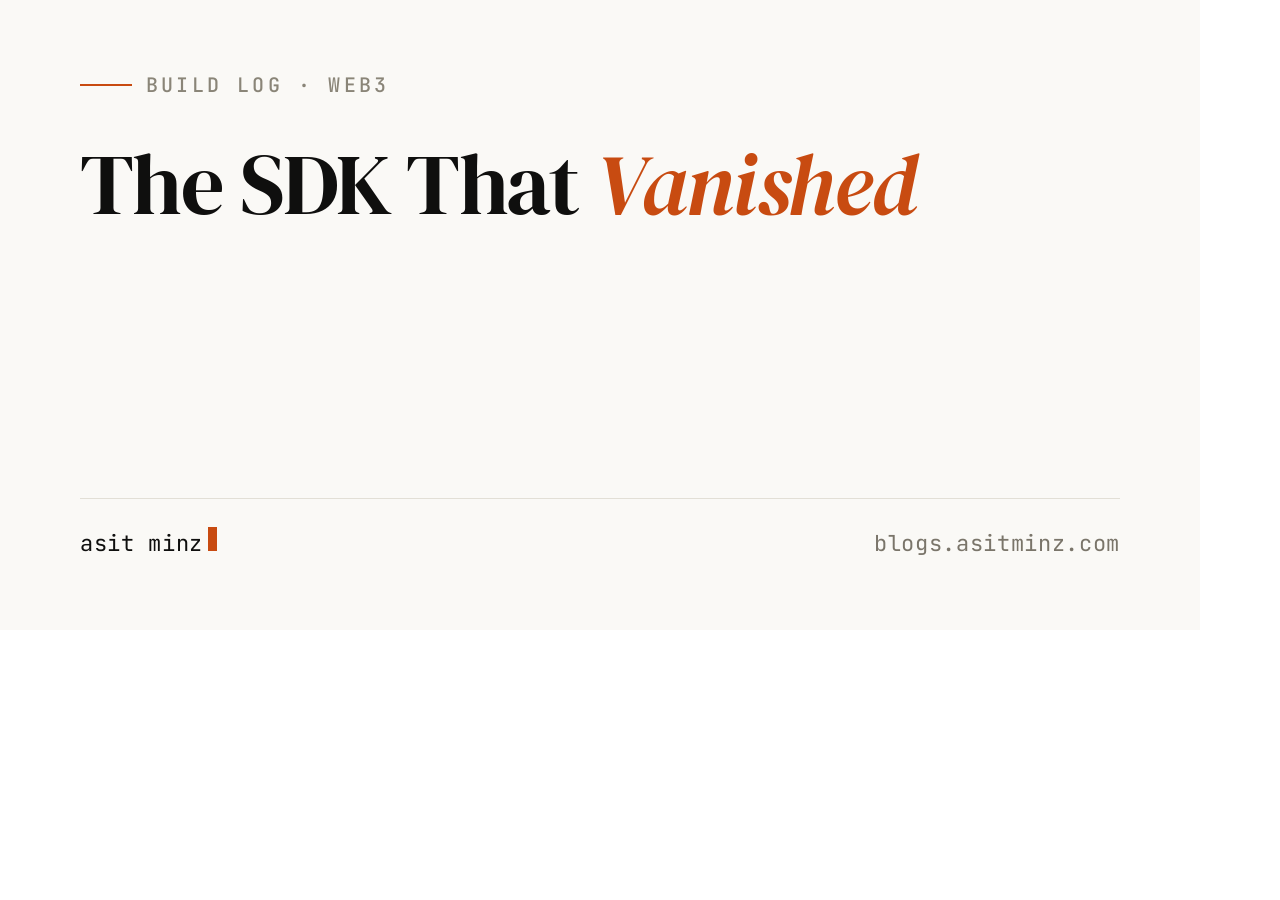
<file: assets/og/crypto-dex.html>
<!DOCTYPE html>
<html lang="en">
<head>
<meta charset="UTF-8">
<title>OG — The SDK That Vanished</title>
<link href="https://fonts.googleapis.com/css2?family=DM+Serif+Display:ital@0;1&family=JetBrains+Mono:wght@400;500&display=swap" rel="stylesheet">
<style>
  /* Screenshot this at exactly 1200x630. Edit .title / .eyebrow per post.
     One per post: essay title in serif, "asit minz" mono bottom-left, ember rule. */
  * { margin: 0; box-sizing: border-box; }
  body { width: 1200px; height: 630px; overflow: hidden; }
  .card {
    width: 1200px; height: 630px;
    background: #faf9f6; color: #0f0f0e;
    font-family: 'DM Serif Display', serif;
    padding: 72px 80px;
    display: flex; flex-direction: column;
    position: relative;
  }
  .eyebrow {
    font-family: 'JetBrains Mono', monospace;
    font-size: 20px; font-weight: 500;
    letter-spacing: 0.16em; text-transform: uppercase;
    color: #8a8578;
    display: flex; align-items: center; gap: 14px;
  }
  .eyebrow::before { content: ""; width: 52px; height: 2px; background: #c84b11; }
  .title {
    font-size: 86px; line-height: 1.08; letter-spacing: -0.02em;
    margin-top: 40px; max-width: 1000px;
  }
  .title em { font-style: italic; color: #c84b11; }
  .foot {
    margin-top: auto; padding-top: 28px; border-top: 1px solid #e2dfd6;
    display: flex; justify-content: space-between; align-items: baseline;
    font-family: 'JetBrains Mono', monospace; font-size: 22px;
    letter-spacing: 0.03em; color: #7a756a;
  }
  .wm { color: #0f0f0e; display: inline-flex; align-items: baseline; }
  .wm .caret { display: inline-block; width: 9px; height: 24px; background: #c84b11; margin-left: 5px; }
</style>
</head>
<body>
  <div class="card">
    <div class="eyebrow">Build Log &middot; Web3</div>
    <div class="title">The SDK That <em>Vanished</em></div>
    <div class="foot">
      <span class="wm">asit minz<span class="caret"></span></span>
      <span>blogs.asitminz.com</span>
    </div>
  </div>
</body>
</html>
</file>
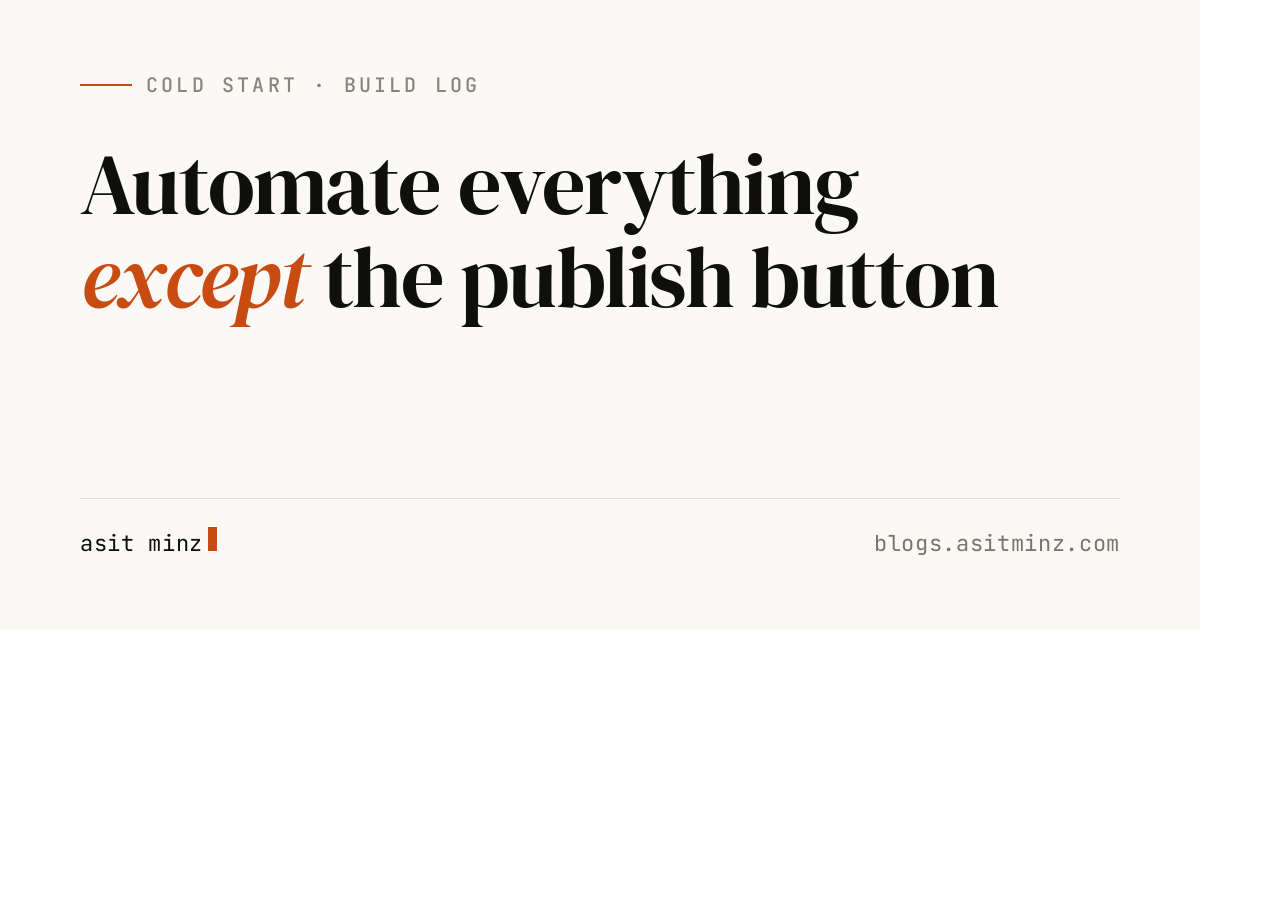
<file: assets/og/template.html>
<!DOCTYPE html>
<html lang="en">
<head>
<meta charset="UTF-8">
<title>OG template</title>
<link href="https://fonts.googleapis.com/css2?family=DM+Serif+Display:ital@0;1&family=JetBrains+Mono:wght@400;500&display=swap" rel="stylesheet">
<style>
  /* Screenshot this at exactly 1200x630. Edit .title / .eyebrow per post.
     One per post: essay title in serif, "asit minz" mono bottom-left, ember rule. */
  * { margin: 0; box-sizing: border-box; }
  body { width: 1200px; height: 630px; overflow: hidden; }
  .card {
    width: 1200px; height: 630px;
    background: #faf9f6; color: #0f0f0e;
    font-family: 'DM Serif Display', serif;
    padding: 72px 80px;
    display: flex; flex-direction: column;
    position: relative;
  }
  .eyebrow {
    font-family: 'JetBrains Mono', monospace;
    font-size: 20px; font-weight: 500;
    letter-spacing: 0.16em; text-transform: uppercase;
    color: #8a8578;
    display: flex; align-items: center; gap: 14px;
  }
  .eyebrow::before { content: ""; width: 52px; height: 2px; background: #c84b11; }
  .title {
    font-size: 86px; line-height: 1.08; letter-spacing: -0.02em;
    margin-top: 40px; max-width: 1000px;
  }
  .title em { font-style: italic; color: #c84b11; }
  .foot {
    margin-top: auto; padding-top: 28px; border-top: 1px solid #e2dfd6;
    display: flex; justify-content: space-between; align-items: baseline;
    font-family: 'JetBrains Mono', monospace; font-size: 22px;
    letter-spacing: 0.03em; color: #7a756a;
  }
  .wm { color: #0f0f0e; display: inline-flex; align-items: baseline; }
  .wm .caret { display: inline-block; width: 9px; height: 24px; background: #c84b11; margin-left: 5px; }
</style>
</head>
<body>
  <div class="card">
    <div class="eyebrow">Cold Start &middot; Build Log</div>
    <div class="title">Automate everything <em>except</em> the publish button</div>
    <div class="foot">
      <span class="wm">asit minz<span class="caret"></span></span>
      <span>blogs.asitminz.com</span>
    </div>
  </div>
</body>
</html>
</file>
<file: assets/css/tokens.css>
/* ============================================================
   Asit Minz — shared design tokens
   Evolved from the original blog system. Single source of truth
   for color + type. Companion: BRAND.md, and the Visual Identity Kit.
   ============================================================ */

:root {
  /* the site has its own dark theme (below): saying so stops Chrome's
     auto-dark and similar tools from inverting it, which turns the light
     book covers black and their dark lettering white */
  color-scheme: light dark;

  /* ink + ground */
  --ink:        #0f0f0e;
  --ink-mid:    #3a3a36;
  --ink-muted:  #7a756a;   /* warm-biased neutral — not a pure grey */
  --ink-faint:  #b5b1a6;
  --bg:         #faf9f6;   /* paper */
  --bg-card:    #ffffff;
  --bg-sink:    #f2f0ea;
  --bg-code:    #efece4;
  --rule:       #e2dfd6;

  /* the one accent */
  --ember:      #c84b11;
  --ember-soft: #f2ddd3;

  /* the one functional colour */
  --signal:     #1a6b4a;
  --signal-soft:#d8ede3;

  /* diagram / technical neutral */
  --wire:       #8a8578;

  /* legacy aliases kept so older inline styles still resolve */
  --accent:      var(--ember);
  --accent-soft: var(--ember-soft);
  --accent-2:      var(--signal);
  --accent-2-soft: var(--signal-soft);

  /* type */
  --font-serif: 'DM Serif Display', Georgia, 'Times New Roman', serif;
  --font-sans:  'DM Sans', system-ui, -apple-system, 'Segoe UI', sans-serif;
  --font-mono:  'JetBrains Mono', ui-monospace, 'SF Mono', Menlo, monospace;

  --measure: 68ch;
}

/* Warm-dark rendering for readers whose OS asks for it.
   The site is a light editorial publication by intent; this is a
   faithful dark counterpart, not an inversion. */
@media (prefers-color-scheme: dark) {
  :root {
    --ink:        #ece9e2;
    --ink-mid:    #b8b3a8;
    --ink-muted:  #8b8578;
    --ink-faint:  #5c5850;
    --bg:         #141310;   /* warm near-black, never #000 */
    --bg-card:    #1e1c18;
    --bg-sink:    #100f0c;
    --bg-code:    #201d18;
    --rule:       #332f28;
    --ember:      #e0602a;
    --ember-soft: #3a231a;
    --signal:     #3fae82;
    --signal-soft:#17332a;
    --wire:       #6f6a5e;
  }
}

/* ---- shared components -------------------------------------- */

.wordmark {
  font-family: var(--font-mono);
  font-weight: 500;
  letter-spacing: -0.02em;
  color: var(--ink);
  text-decoration: none;
  display: inline-flex;
  align-items: baseline;
  white-space: nowrap;
}
.wordmark .caret {
  display: inline-block;
  width: 0.5ch;
  height: 0.8em;
  background: var(--ember);
  margin-left: 0.14em;
  translate: 0 0.06em;
  animation: am-blink 1.06s steps(1) infinite;
}
@keyframes am-blink { 0%,50% { opacity: 1; } 50.01%,100% { opacity: 0; } }
@media (prefers-reduced-motion: reduce) { .wordmark .caret { animation: none; } }

/* mono eyebrow: short rule + uppercase ember label */
.eyebrow {
  font-family: var(--font-mono);
  font-size: 0.72rem;
  font-weight: 500;
  letter-spacing: 0.14em;
  text-transform: uppercase;
  color: var(--ember);
  display: inline-flex;
  align-items: center;
  gap: 0.6rem;
}
.eyebrow::before { content: ""; width: 22px; height: 1px; background: var(--ember); }
</file>
<file: assets/css/press.css>
/* ============================================================
   Press — posts as bound volumes.
   Inspired by the book-object idea at press.stripe.com (studied,
   not copied: no Stripe code, fonts or assets). Everything here
   stays inside BRAND.md: three typefaces, one ember accent, no
   gradients. Covers are physical objects, so their colours are
   fixed hex values that do not switch with the OS theme.
   Loaded after a page's inline <style>; pairs with /assets/js/press.js.
   ============================================================ */

/* ---- volume palettes (every value is a tokens.css colour) ---- */
.vol--quantbot   { --cover: #141310; --cover-text: #ece9e2; --cover-accent: #e0602a; --cover-muted: #b8b3a8; --cover-rule: #3a362e; }
.vol--crypto-dex { --cover: #c84b11; --cover-text: #ffffff; --cover-accent: #141310; --cover-muted: #faf9f6; --cover-rule: #e0753f; }
.vol--cloudpulse { --cover: #8a8578; --cover-text: #0f0f0e; --cover-accent: #faf9f6; --cover-muted: #1e1c18; --cover-rule: #a29d90; }
.vol--magento    { --cover: #efece4; --cover-text: #0f0f0e; --cover-accent: #c84b11; --cover-muted: #3a3a36; --cover-rule: #d6d1c4; }

/* ---- masthead: wordmark + italic tagline, the press imprint line ---- */
.masthead { display: flex; align-items: baseline; gap: 0.9rem; min-width: 0; }
.masthead .wordmark { font-size: 1.05rem; }
.masthead-tagline {
  font-family: var(--font-serif);
  font-style: italic;
  font-size: 0.95rem;
  color: var(--ink-muted);
  white-space: nowrap;
}
@media (max-width: 860px) { .masthead-tagline { display: none; } }

/* ============================================================
   The book — a CSS 3D object. Markup:
   .book[data-book] > .book__body > .book__face.book__{front,back,spine,pages,top,bottom}
   ============================================================ */
.book {
  --bw: 280px;                 /* cover width */
  --bh: calc(var(--bw) * 1.42);/* cover height */
  --bt: 40px;                  /* thickness = read time */
  --rx: 6deg;
  --ry: 28deg;
  --sry: 0deg;                 /* scroll-linked turn, set by press.js */
  position: relative;
  width: var(--bw);
  height: var(--bh);
  perspective: 1800px;
  cursor: grab;
  touch-action: pan-y;
  user-select: none;
  -webkit-user-select: none;
}
.book.is-dragging { cursor: grabbing; }
.book::after {                 /* floor shadow: a blurred solid, not a gradient */
  content: "";
  position: absolute;
  left: 12%; right: 6%; bottom: -26px;
  height: 18px;
  border-radius: 50%;
  background: rgba(15, 15, 14, 0.28);
  filter: blur(14px);
  z-index: -1;
}
.book__body {
  position: absolute;
  inset: 0;
  transform-style: preserve-3d;
  transform: rotateX(var(--rx)) rotateY(calc(var(--ry) + var(--sry)));
  transition: transform 1.4s cubic-bezier(0.2, 0.8, 0.2, 1);
}
.book.is-dragging .book__body { transition: none; }
.book.is-intro .book__body { --ry: 92deg; --rx: 0deg; transition: none; }

.book__face { position: absolute; backface-visibility: hidden; }
.book__front, .book__back {
  inset: 0;
  background: var(--cover);
  color: var(--cover-text);
}
.book__front {
  transform: translateZ(calc(var(--bt) / 2));
  padding: calc(var(--bw) * 0.09);
  display: flex;
  flex-direction: column;
  border-radius: 1px 3px 3px 1px;
}
.book__front::before {          /* inset frame, like a debossed border */
  content: "";
  position: absolute;
  inset: calc(var(--bw) * 0.04);
  border: 1px solid var(--cover-rule);
  pointer-events: none;
}
.book__back { transform: rotateY(180deg) translateZ(calc(var(--bt) / 2)); display: grid; place-items: center; }
.book__spine {
  width: var(--bt);
  height: var(--bh);
  left: calc((var(--bw) - var(--bt)) / 2);
  transform: rotateY(-90deg) translateZ(calc(var(--bw) / 2));
  background: var(--cover);
  color: var(--cover-text);
  filter: brightness(0.86);
  display: flex;
  flex-direction: column;
  align-items: center;
  justify-content: space-between;
  padding: calc(var(--bw) * 0.06) 0;
  overflow: hidden;
}
.book__spine-title {
  writing-mode: vertical-rl;
  font-family: var(--font-serif);
  font-size: clamp(11px, calc(var(--bt) * 0.36), 17px);
  white-space: nowrap;
  overflow: hidden;
  text-overflow: ellipsis;
  max-height: 72%;
}
.book__spine-vol {
  writing-mode: vertical-rl;
  font-family: var(--font-mono);
  font-size: 9px;
  letter-spacing: 0.16em;
  text-transform: uppercase;
  color: var(--cover-accent);
}
.book__pages {                  /* fore-edge: pages, drawn as an SVG line pattern */
  width: var(--bt);
  height: calc(var(--bh) - 6px);
  top: 3px;
  left: calc((var(--bw) - var(--bt)) / 2);
  transform: rotateY(90deg) translateZ(calc(var(--bw) / 2 - 3px));
  background: #f4f1e9 url("data:image/svg+xml,%3Csvg xmlns='http://www.w3.org/2000/svg' width='3' height='3'%3E%3Crect width='1' height='3' fill='%23ddd8cb'/%3E%3C/svg%3E");
}
.book__top, .book__bottom {
  width: calc(var(--bw) - 4px);
  height: var(--bt);
  top: calc((var(--bh) - var(--bt)) / 2);
  left: 2px;
  background: #ece9df url("data:image/svg+xml,%3Csvg xmlns='http://www.w3.org/2000/svg' width='3' height='3'%3E%3Crect width='3' height='1' fill='%23d6d1c4'/%3E%3C/svg%3E");
}
.book__top    { transform: rotateX(90deg)  translateZ(calc(var(--bh) / 2 - 3px)); }
.book__bottom { transform: rotateX(-90deg) translateZ(calc(var(--bh) / 2 - 3px)); }

/* cover typography */
.book__vol {
  font-family: var(--font-mono);
  font-size: calc(var(--bw) * 0.038);
  letter-spacing: 0.18em;
  text-transform: uppercase;
  color: var(--cover-accent);
}
.book__title {
  margin-top: calc(var(--bw) * 0.06);
  font-family: var(--font-serif);
  font-size: calc(var(--bw) * var(--title-scale, 0.118));
  line-height: 1.04;
  letter-spacing: -0.02em;
  text-wrap: balance;
}
.book__title em { font-style: italic; color: var(--cover-accent); }
.book__kicker {
  margin-top: calc(var(--bw) * 0.045);
  font-family: var(--font-mono);
  font-size: calc(var(--bw) * 0.034);
  letter-spacing: 0.08em;
  text-transform: uppercase;
  color: var(--cover-muted);
}
.book__foot {
  margin-top: auto;
  display: flex;
  align-items: flex-end;
  justify-content: space-between;
}
.book__author {
  font-family: var(--font-serif);
  font-style: italic;
  font-size: calc(var(--bw) * 0.062);
}
/* the giant caret — the brand's cursor, as cover art */
.book__caret {
  display: block;
  width: calc(var(--bw) * 0.09);
  height: calc(var(--bw) * 0.17);
  background: var(--cover-accent);
  animation: press-blink 1.06s steps(1) infinite;
}
@keyframes press-blink { 0%, 50% { opacity: 1; } 50.01%, 100% { opacity: 0; } }

/* the a▌ colophon mark, small, used on spines, backs and footers */
.press-mark {
  display: inline-flex;
  align-items: baseline;
  font-family: var(--font-mono);
  font-weight: 700;
  line-height: 1;
}
.press-mark i { display: inline-block; width: 0.42em; height: 0.72em; margin-left: 0.08em; background: var(--cover-accent, var(--ember)); }
.book__back .press-mark { font-size: calc(var(--bw) * 0.12); color: var(--cover-text); }

/* ============================================================
   Post page: the volume's title page
   ============================================================ */
.press-post { --ember: #c84b11; --ember-soft: #f2ddd3; --signal: #1a6b4a; --wire: #8a8578; }

.press-hero.hero {
  max-width: none;
  margin: 0;
  border: 0;
  padding: clamp(3.5rem, 8vw, 7rem) clamp(1.25rem, 6vw, 6rem) clamp(4rem, 8vw, 7rem);
  background: var(--cover);
  color: var(--cover-text);
  display: grid;
  grid-template-columns: minmax(0, 0.85fr) minmax(0, 1.15fr);
  gap: clamp(2.5rem, 6vw, 6rem);
  align-items: center;
}
.press-hero__stage { display: flex; justify-content: center; padding: 1rem 0 2rem; }
.press-hero__stage .book { --bw: clamp(200px, 23vw, 310px); }
.press-hero__info { max-width: 640px; }

.press-hero .eyebrow { color: var(--cover-accent); margin-bottom: 1.6rem; }
.press-hero .eyebrow::before { background: var(--cover-accent); }
.press-hero .hero-meta { margin-bottom: 1.6rem; }
.press-hero .hero-meta .tag {
  background: transparent;
  color: var(--cover-text);
  border: 1px solid var(--cover-rule);
  border-radius: 0;
  font-family: var(--font-mono);
  font-weight: 500;
}
.press-hero .hero-meta time,
.press-hero .hero-meta .read-time { color: var(--cover-muted); font-family: var(--font-mono); font-size: 0.74rem; }
.press-hero .hero-meta .dot { background: var(--cover-muted); }
.press-hero .hero-title {
  color: var(--cover-text);
  font-size: clamp(2.4rem, 5vw, 4rem);
  line-height: 1.04;
  margin-bottom: 0;
  text-wrap: balance;
}
.press-hero .hero-title em { color: var(--cover-accent); }
.press-byline {
  margin: 0.9rem 0 0;
  font-family: var(--font-serif);
  font-style: italic;
  font-size: 1.3rem;
  color: var(--cover-text);
}
.press-byline span { font-family: var(--font-sans); font-style: normal; font-size: 0.8rem; color: var(--cover-muted); margin-left: 0.4rem; }
.press-rule { display: block; width: 60px; height: 1px; background: var(--cover-text); margin: 1.6rem 0; }
.press-hero .hero-sub { color: var(--cover-text); opacity: 0.88; margin-bottom: 0; font-size: 1.05rem; }
.press-hero .hero-stats { border-color: var(--cover-rule); margin: 2rem 0 0; }
.press-hero .hero-stat .val { color: var(--cover-text); }
.press-hero .hero-stat .lbl { color: var(--cover-muted); }

@media (max-width: 860px) {
  .press-hero.hero { grid-template-columns: 1fr; }
  .press-hero__stage .book { --bw: min(58vw, 240px); }
}

/* the "stack" strip, recast as a monochrome specification line */
.press-post .stack-strip { max-width: 780px; }
.press-post .stack-strip .label { font-family: var(--font-mono); font-weight: 500; }
.press-post .stack-strip .badge { background: transparent; color: var(--ink-mid); border-color: var(--rule); border-radius: 0; }

/* table of contents, set like a book's contents page */
.press-post .toc {
  background: none;
  border: 0;
  border-top: 1px solid var(--ink);
  border-bottom: 1px solid var(--rule);
  border-radius: 0;
  padding: 1.5rem 0 1.7rem;
  margin-bottom: 4rem;
}
.press-post .toc-title {
  font-family: var(--font-serif);
  font-style: italic;
  font-size: 1.7rem;
  letter-spacing: -0.01em;
  text-transform: none;
  color: var(--ink);
  margin-bottom: 1rem;
}
.press-post .toc ol { list-style: none; padding: 0; counter-reset: ch; gap: 0; }
.press-post .toc li { counter-increment: ch; margin: 0; font-size: 0.95rem; }
.press-post .toc a { display: flex; align-items: baseline; gap: 0.7rem; padding: 0.42rem 0; border: 0; color: var(--ink-mid); }
.press-post .toc a::after { content: ""; order: 1; flex: 1; min-width: 1.5rem; border-bottom: 1px dotted var(--ink-faint); }
.press-post .toc a::before { content: counter(ch, decimal-leading-zero); order: 2; font-family: var(--font-mono); font-size: 0.72rem; color: var(--accent); }
.press-post .toc a:hover { color: var(--accent); }

/* chapters */
.press-post main.content h2 {
  font-size: clamp(1.9rem, 3.6vw, 2.55rem);
  line-height: 1.1;
  letter-spacing: -0.02em;
  margin: 5.5rem 0 1.6rem;
  text-wrap: balance;
}
.press-post main.content h2::after { content: ""; display: block; width: 60px; height: 1px; background: var(--ink); margin-top: 1.4rem; }
.press-post h2 .sec-num {
  display: flex;
  align-items: center;
  gap: 0.6rem;
  font-size: 0.7rem;
  letter-spacing: 0.16em;
  text-transform: uppercase;
  margin-bottom: 1.1rem;
}
.press-post h2 .sec-num::before { content: "Chapter"; }

/* the opening drop cap */
.press-post main.content > h2:first-of-type + p::first-letter {
  float: left;
  font-family: var(--font-serif);
  font-size: 4.4em;
  line-height: 0.8;
  padding: 0.1em 0.12em 0 0;
  color: var(--accent);
}

/* pull quotes, set like praise on a jacket */
.press-post .pullquote { background: none; border: 0; border-radius: 0; padding: 0; margin: 3rem 0; }
.press-post .pullquote::before {
  content: "\201C";
  display: block;
  height: 2.4rem;
  font-family: var(--font-serif);
  font-size: 5.5rem;
  line-height: 0.85;
  color: var(--accent);
}
.press-post .pullquote p { font-size: clamp(1.3rem, 2.4vw, 1.6rem); line-height: 1.35; letter-spacing: -0.01em; }
.press-post .pullquote::after { content: ""; display: block; width: 40px; height: 1px; background: var(--ink); opacity: 0.4; margin-top: 1.5rem; }

/* closing call-to-action: Stripe-style ruled "buy" rows */
.press-post .cta-box {
  background: #141310;
  color: #ece9e2;
  border-radius: 0;
  text-align: left;
  padding: clamp(2rem, 5vw, 3.5rem);
}
.press-post .cta-box h3 { color: #ece9e2; font-size: 1.9rem; }
.press-post .cta-box p { color: #b8b3a8; }
.press-post .cta-box .cta-links { flex-direction: column; align-items: stretch; gap: 0; max-width: 440px; }
.press-post .cta-links .cta-btn {
  position: relative;
  display: flex;
  justify-content: space-between;
  align-items: center;
  gap: 1rem;
  background: transparent;
  color: #ece9e2;
  border: 1px solid #ece9e2;
  border-radius: 0;
  margin-bottom: -1px;
  padding: 0.9rem 1.1rem;
  font-family: var(--font-serif);
  font-weight: 400;
  font-size: 1.08rem;
  overflow: hidden;
  opacity: 1;
  transition: padding 0.3s ease-out;
}
.press-post .cta-links .cta-btn::before {
  content: "";
  position: absolute;
  left: 0; top: 0; bottom: 0;
  width: 4px;
  background: #e0602a;
  transform: scaleX(0);
  transform-origin: left;
  transition: transform 0.3s ease-out;
}
.press-post .cta-links .cta-btn::after { content: "\2192"; font-family: var(--font-mono); transition: transform 0.3s ease-out; }
.press-post .cta-links .cta-btn:hover { padding-left: 1.6rem; opacity: 1; }
.press-post .cta-links .cta-btn:hover::before { transform: scaleX(1); }
.press-post .cta-links .cta-btn:hover::after { transform: translateX(4px); }

/* chapter rail (built by press.js) — fills as you read */
.press-rail {
  position: fixed;
  left: clamp(1rem, 2.5vw, 2.5rem);
  top: 50%;
  transform: translateY(-50%);
  z-index: 50;
  display: none;
  flex-direction: column;
  gap: 0.15rem;
  opacity: 0;
  transition: opacity 0.4s;
}
.press-rail.is-visible { opacity: 1; }
@media (min-width: 1240px) { .press-rail { display: flex; } }
.press-rail a { display: flex; align-items: center; gap: 0.7rem; padding: 0.3rem 0; border: 0; color: var(--ink-muted); }
.press-rail__tick { position: relative; width: 18px; height: 2px; background: var(--rule); overflow: hidden; transition: width 0.3s; flex-shrink: 0; }
.press-rail__fill { position: absolute; inset: 0; background: var(--accent); transform: scaleX(var(--p, 0)); transform-origin: left; }
.press-rail a.is-active .press-rail__tick { width: 34px; }
.press-rail__label {
  font-family: var(--font-mono);
  font-size: 0.66rem;
  letter-spacing: 0.04em;
  max-width: 0;
  overflow: hidden;
  white-space: nowrap;
  text-overflow: ellipsis;
  opacity: 0;
  transition: max-width 0.35s ease-out, opacity 0.25s;
}
/* labels open only as far as the empty margin beside the 780px article column */
.press-rail:hover .press-rail__label,
.press-rail:focus-within .press-rail__label { max-width: min(15rem, calc(50vw - 390px - 5.5rem)); opacity: 1; }
.press-rail a:hover, .press-rail a.is-active { color: var(--ink); }

/* colophon */
.colophon {
  border-top: 1px solid var(--rule);
  padding: clamp(3rem, 7vw, 5rem) 2rem;
  text-align: center;
  font-family: var(--font-mono);
  font-size: 0.74rem;
  color: var(--ink-muted);
  line-height: 1.9;
}
.colophon .press-mark {
  font-size: 1.1rem;
  background: var(--ink);
  color: var(--bg);
  border-radius: 7px;
  padding: 0.45rem 0.5rem 0.35rem;
  margin-bottom: 1.4rem;
  --cover-accent: var(--ember);
}
.colophon__label { font-family: var(--font-serif); font-style: italic; font-size: 1.35rem; color: var(--ink); margin-bottom: 0.6rem; }
.colophon__text { max-width: 52ch; margin: 0 auto 1.4rem; }
.colophon a { color: var(--ink-mid); border-bottom: 1px solid var(--rule); text-decoration: none; }
.colophon a:hover { color: var(--ember); border-color: var(--ember); }

/* ============================================================
   Home: the shelf — a pile of volumes, the band takes the
   colour of whichever one you point at
   ============================================================ */
.shelf {
  background: var(--cover);
  color: var(--cover-text);
  transition: background-color 0.6s ease, color 0.6s ease;
  padding: clamp(3.5rem, 7vw, 6rem) clamp(1.25rem, 5vw, 4rem) clamp(4rem, 8vw, 7rem);
}
.shelf__inner { max-width: 1180px; margin: 0 auto; }
.shelf__head { max-width: 62ch; margin-bottom: clamp(2.5rem, 5vw, 4rem); }
.shelf__head .eyebrow { color: var(--cover-accent); margin-bottom: 1.4rem; transition: color 0.6s; }
.shelf__head .eyebrow::before { background: var(--cover-accent); transition: background-color 0.6s; }
.shelf__head h2 {
  font-family: var(--font-serif);
  font-weight: 400;
  font-size: clamp(2rem, 4.4vw, 3.2rem);
  line-height: 1.05;
  letter-spacing: -0.02em;
  margin-bottom: 1rem;
}
.shelf__head h2 em { font-style: italic; color: var(--cover-accent); transition: color 0.6s; }
.shelf__head p { color: var(--cover-text); opacity: 0.82; font-size: 0.98rem; }

.shelf__grid {
  display: grid;
  grid-template-columns: minmax(0, 1.2fr) minmax(0, 1fr);
  gap: clamp(2rem, 5vw, 5rem);
  align-items: center;
}

/* the pile */
.pile {
  perspective: 1500px;
  perspective-origin: 50% 0%;
  padding: 4.5rem 0 1rem;
  display: flex;
  flex-direction: column;
  align-items: center;
}
.spine {
  --d: 150px;                      /* book depth, the hidden cover */
  position: relative;
  display: block;
  width: var(--len, 90%);
  height: var(--t, 52px);
  margin-left: var(--nudge, 0);
  z-index: calc(20 - var(--i, 0));   /* upper volumes cover the tops of lower ones */
  transform-style: preserve-3d;
  text-decoration: none;
  color: var(--cover-text);
  outline: none;
  animation: spine-drop 0.9s cubic-bezier(0.2, 0.8, 0.2, 1) both;
  animation-delay: calc(var(--i, 0) * 110ms + 150ms);
}
@keyframes spine-drop { from { transform: translateY(-90px); opacity: 0; } }
.spine__box {
  position: absolute;
  inset: 0;
  transform-style: preserve-3d;
  transform: rotateX(-16deg);
  transition: transform 0.55s cubic-bezier(0.2, 0.8, 0.2, 1);
}
.spine:hover .spine__box,
.spine:focus-visible .spine__box,
.spine.is-active .spine__box { transform: rotateX(-16deg) translateX(clamp(14px, 3vw, 34px)); }
/* sideways only: under a camera looking down, pulling a volume toward the
   reader (translateZ) drops it onto the one below, and it reads as sunk in */
.spine__face { position: absolute; }
.spine__front {
  inset: 0;
  background: var(--cover);
  color: var(--cover-text);
  display: flex;
  align-items: center;
  gap: 1rem;
  padding: 0 clamp(0.8rem, 2vw, 1.4rem);
  border-top: 1px solid var(--cover-rule);
  overflow: hidden;
}
.spine__top {
  left: 0; right: 0;
  bottom: 100%;
  height: var(--d);
  transform-origin: bottom;
  transform: rotateX(90deg);
  background: var(--cover);
  filter: brightness(1.12);
}
.spine__vol { font-family: var(--font-mono); font-size: 0.66rem; letter-spacing: 0.14em; color: var(--cover-accent); flex-shrink: 0; }
.spine__title {
  font-family: var(--font-serif);
  font-size: clamp(0.95rem, 1.7vw, 1.25rem);
  letter-spacing: -0.01em;
  white-space: nowrap;
  overflow: hidden;
  text-overflow: ellipsis;
  min-width: 0;
}
.spine__author { margin-left: auto; font-family: var(--font-serif); font-style: italic; font-size: 0.85rem; color: var(--cover-muted); white-space: nowrap; }
.spine .press-mark { font-size: 0.8rem; color: var(--cover-text); flex-shrink: 0; }
.spine:focus-visible .spine__front { outline: 2px solid var(--cover-accent); outline-offset: -4px; }

/* the open volume beside the pile */
.volume { color: var(--cover-text); }
.volume .eyebrow { color: var(--cover-accent); margin-bottom: 1.3rem; }
.volume .eyebrow::before { background: var(--cover-accent); }
.volume h3 {
  font-family: var(--font-serif);
  font-weight: 400;
  font-size: clamp(1.8rem, 3.2vw, 2.5rem);
  line-height: 1.08;
  letter-spacing: -0.02em;
  text-wrap: balance;
}
.volume__by { margin-top: 0.6rem; font-family: var(--font-serif); font-style: italic; font-size: 1.2rem; }
.volume .press-rule { background: var(--cover-text); margin: 1.4rem 0; }
.volume__excerpt { font-size: 0.95rem; line-height: 1.65; opacity: 0.88; }
.volume__excerpt code { font-family: var(--font-mono); font-size: 0.85em; }
.volume__meta { margin-top: 1.1rem; font-family: var(--font-mono); font-size: 0.72rem; color: var(--cover-muted); letter-spacing: 0.04em; }
.volume__stats { display: flex; gap: 1.6rem; flex-wrap: wrap; margin-top: 1.3rem; padding-top: 1.1rem; border-top: 1px solid var(--cover-rule); }
.volume__stats .v { font-family: var(--font-serif); font-size: 1.4rem; line-height: 1; color: var(--cover-accent); }
.volume__stats .l { font-family: var(--font-mono); font-size: 0.6rem; text-transform: uppercase; letter-spacing: 0.05em; color: var(--cover-muted); margin-top: 0.3rem; }
.volume__read {
  position: relative;
  margin-top: 1.8rem;
  display: flex;
  justify-content: space-between;
  align-items: center;
  max-width: 360px;
  padding: 0.85rem 1.1rem;
  border: 1px solid var(--cover-text);
  color: var(--cover-text);
  font-family: var(--font-serif);
  font-size: 1.05rem;
  text-decoration: none;
  overflow: hidden;
  transition: padding 0.3s ease-out;
}
.volume__read::before {
  content: "";
  position: absolute;
  left: 0; top: 0; bottom: 0;
  width: 4px;
  background: var(--cover-accent);
  transform: scaleX(0);
  transform-origin: left;
  transition: transform 0.3s ease-out;
}
.volume__read::after { content: "\2192"; font-family: var(--font-mono); transition: transform 0.3s ease-out; }
.volume__read:hover { padding-left: 1.6rem; }
.volume__read:hover::before { transform: scaleX(1); }
.volume__read:hover::after { transform: translateX(4px); }

/* with JS on a wide screen, one volume is open at a time */
.shelf.is-js .volume:not(.is-active) { display: none; }
.shelf.is-js .volume.is-active { animation: volume-in 0.5s ease both; }
@keyframes volume-in { from { opacity: 0; transform: translateY(8px); } }

/* narrow screens: the pile, then every volume as its own coloured block */
@media (max-width: 860px) {
  .shelf__grid { grid-template-columns: 1fr; }
  .pile { padding-top: 5rem; }
  .spine__author { display: none; }
  .shelf.is-js .volume:not(.is-active) { display: block; }
  .shelf .volume {
    background: var(--cover);
    padding: 2rem 1.4rem;
    margin: 0 -0.4rem 0.8rem;
    animation: none;
  }
}

@media (prefers-reduced-motion: reduce) {
  .book__body, .spine__box, .shelf { transition: none; }
  .book__caret { animation: none; }
  .spine, .shelf.is-js .volume.is-active { animation: none; }
}

/* narrow screens: let the header nav wrap instead of pushing the page sideways */
@media (max-width: 600px) {
  .site-header { flex-wrap: wrap; row-gap: 0.4rem; }
  .site-header nav { display: flex; flex-wrap: wrap; gap: 0.2rem 0.9rem; }
  .site-header nav a { margin-left: 0; }
}
/* posts underline every link; the masthead shouldn't be */
.press-post .site-header a { border-bottom: 0; }
</file>
